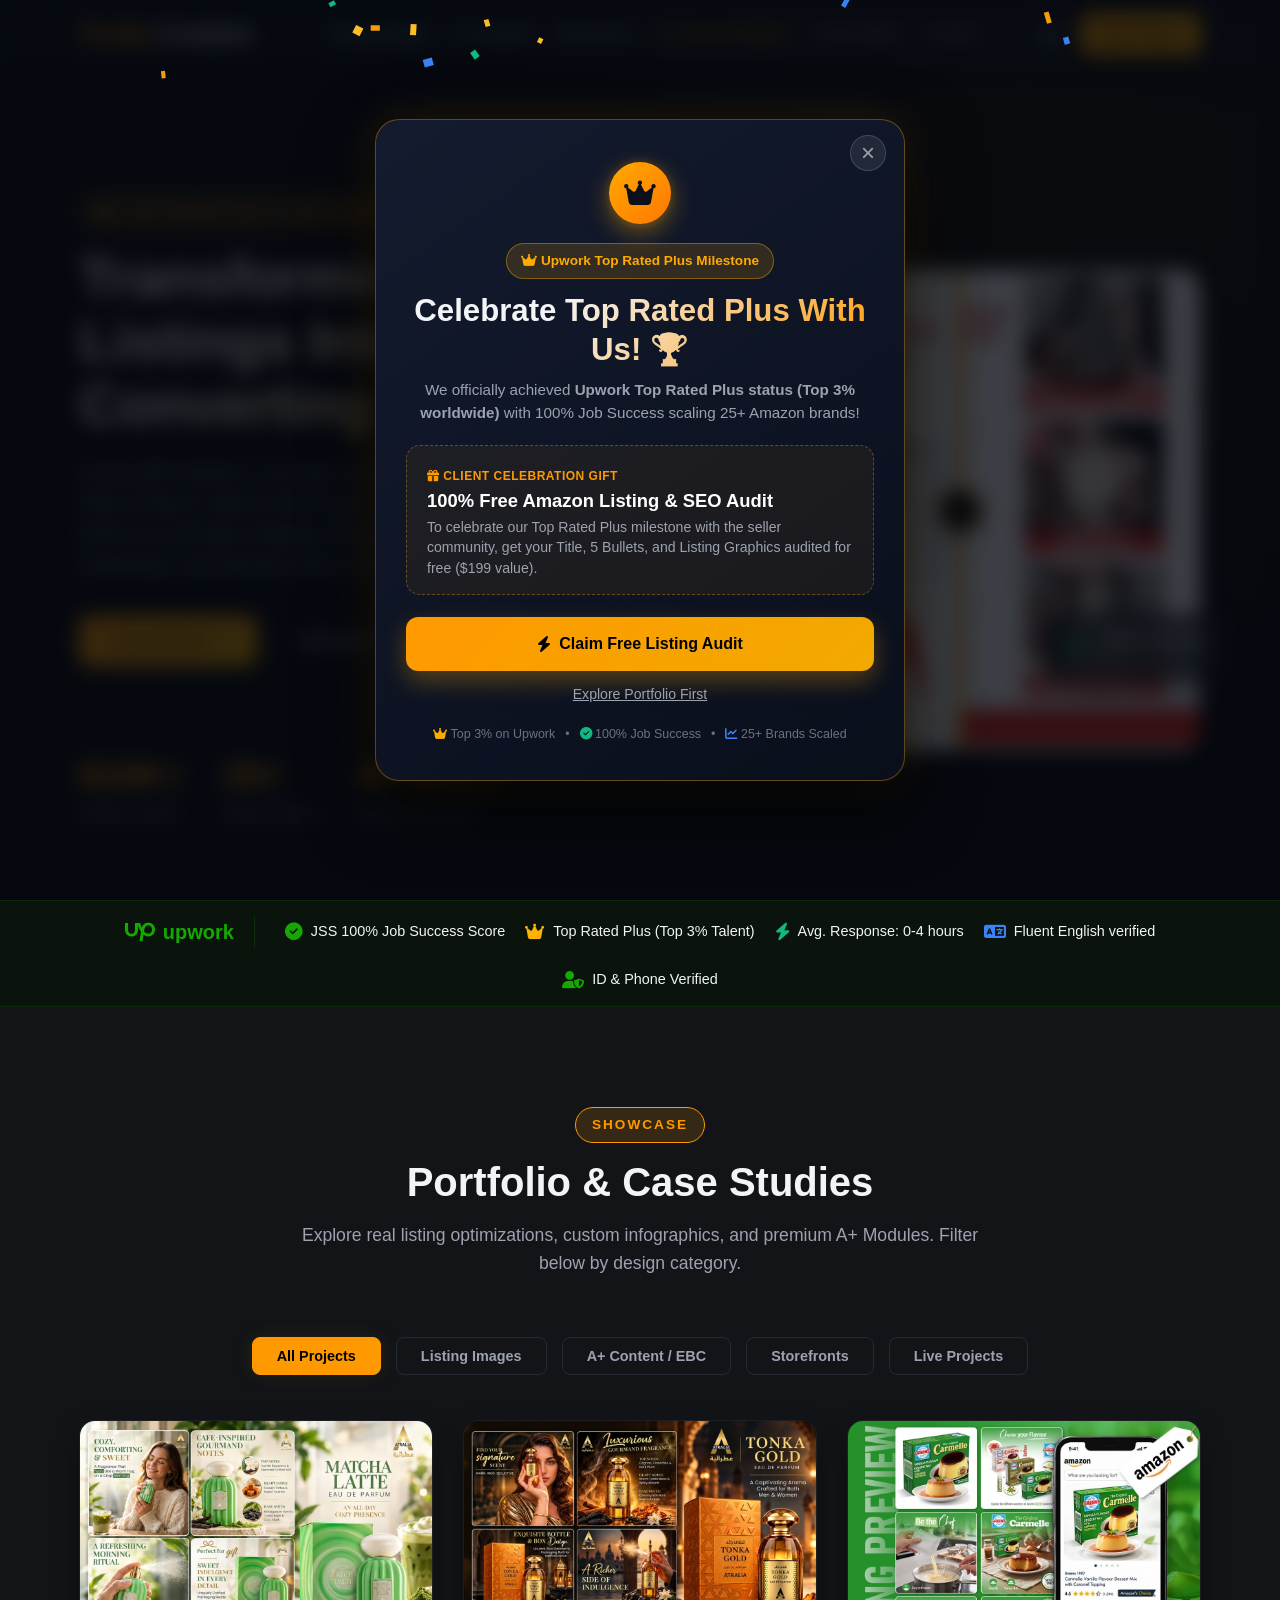
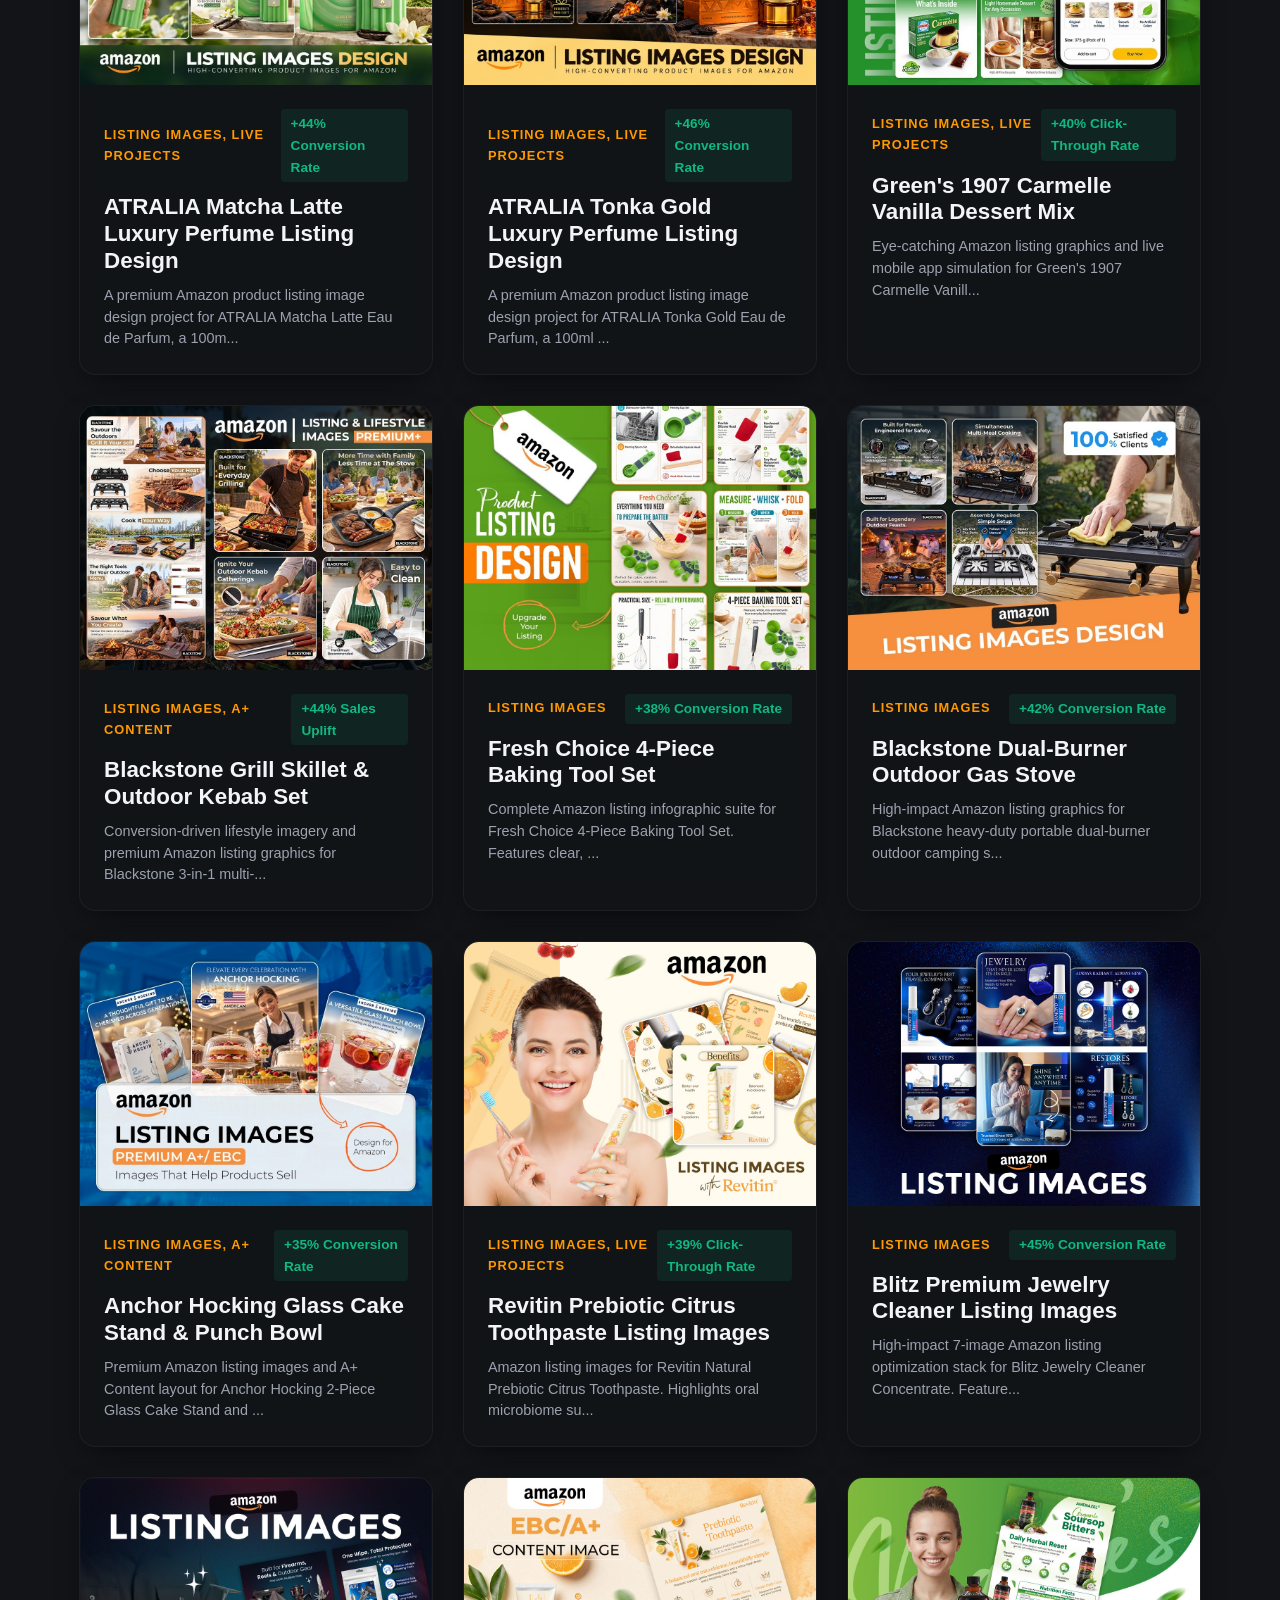
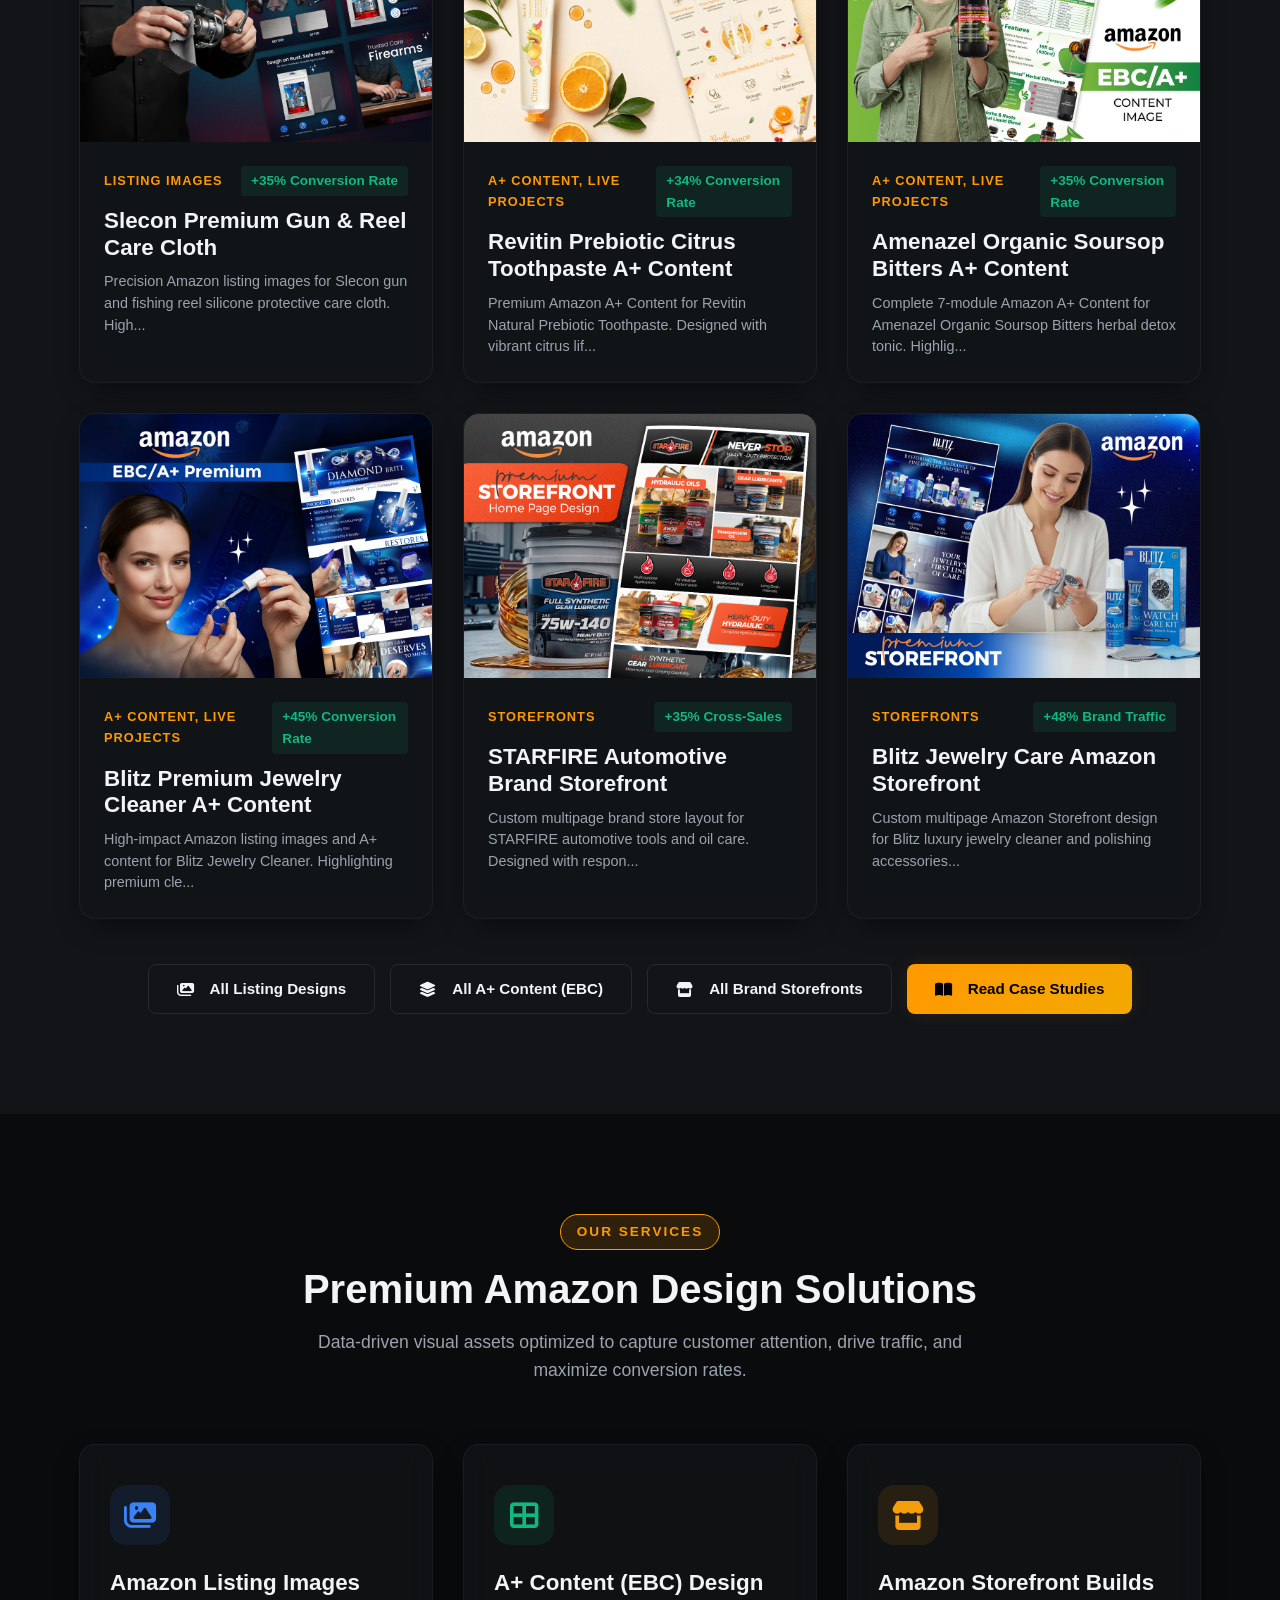
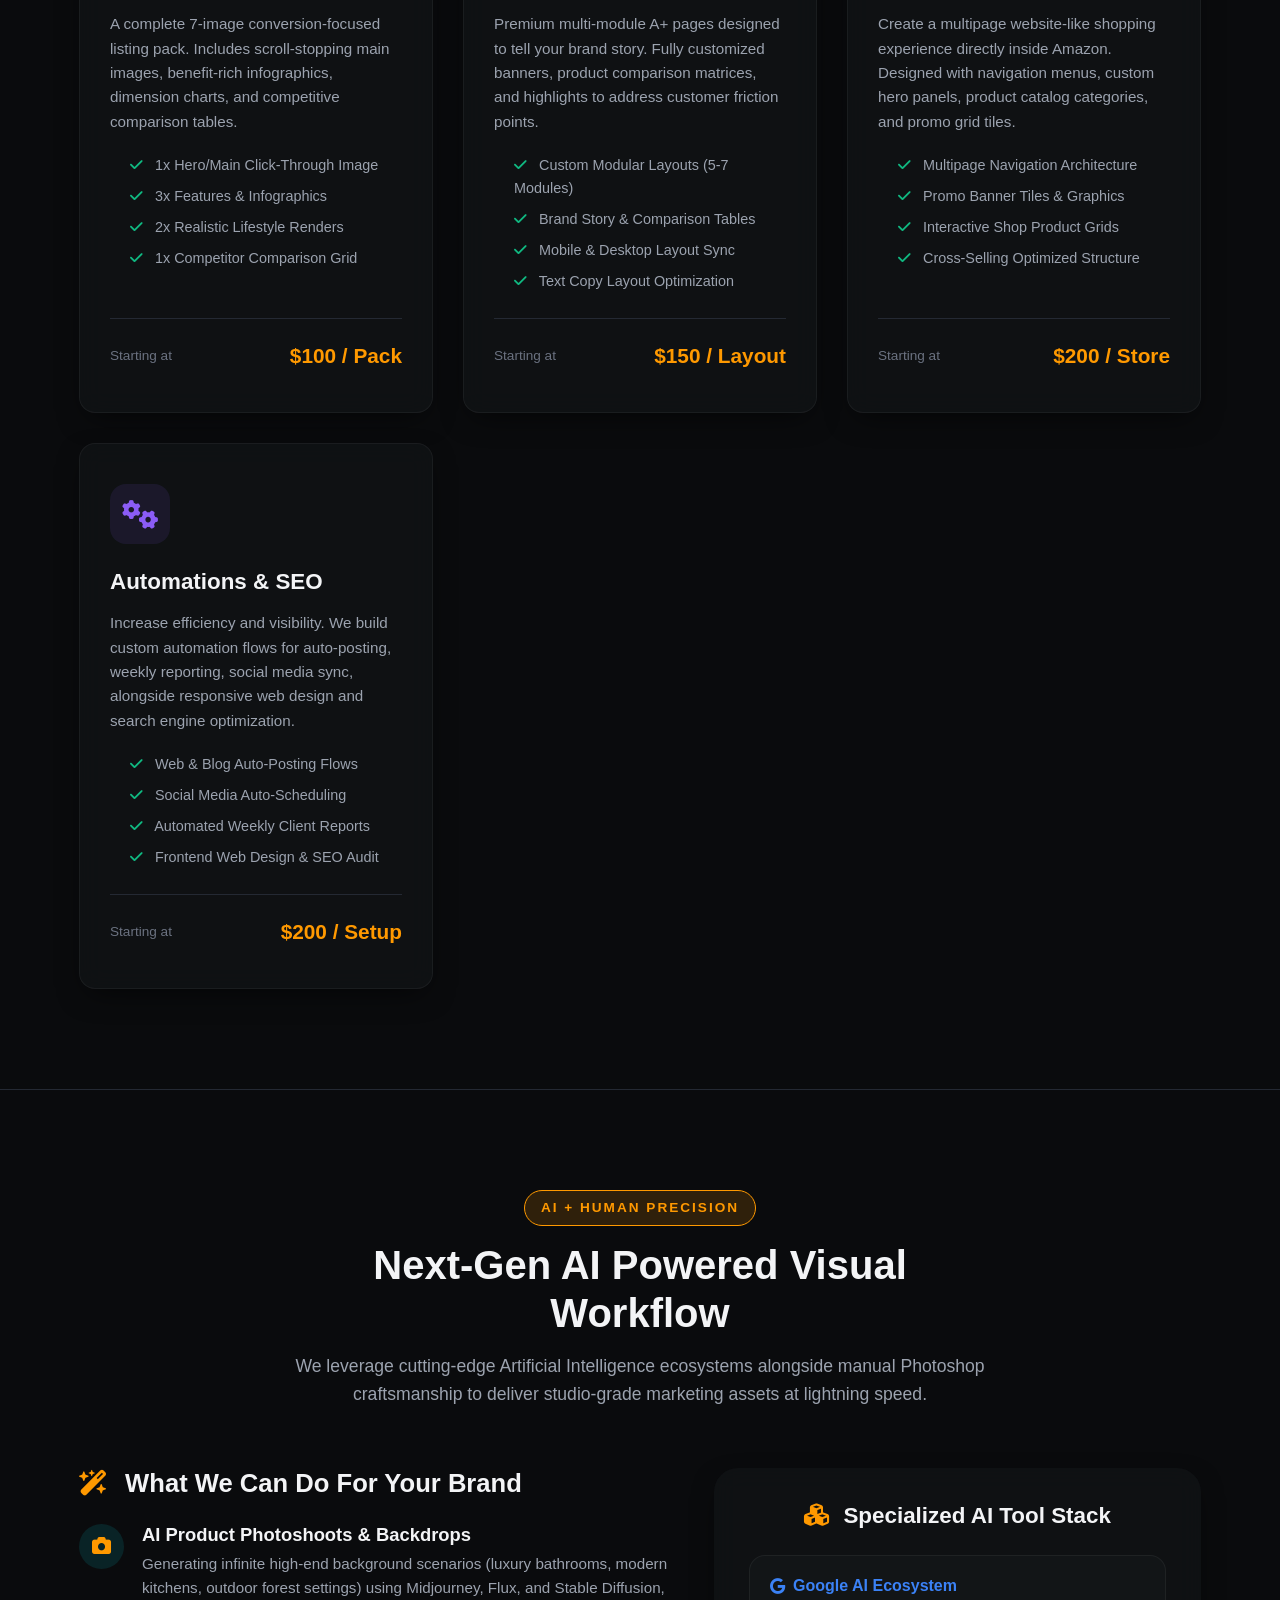
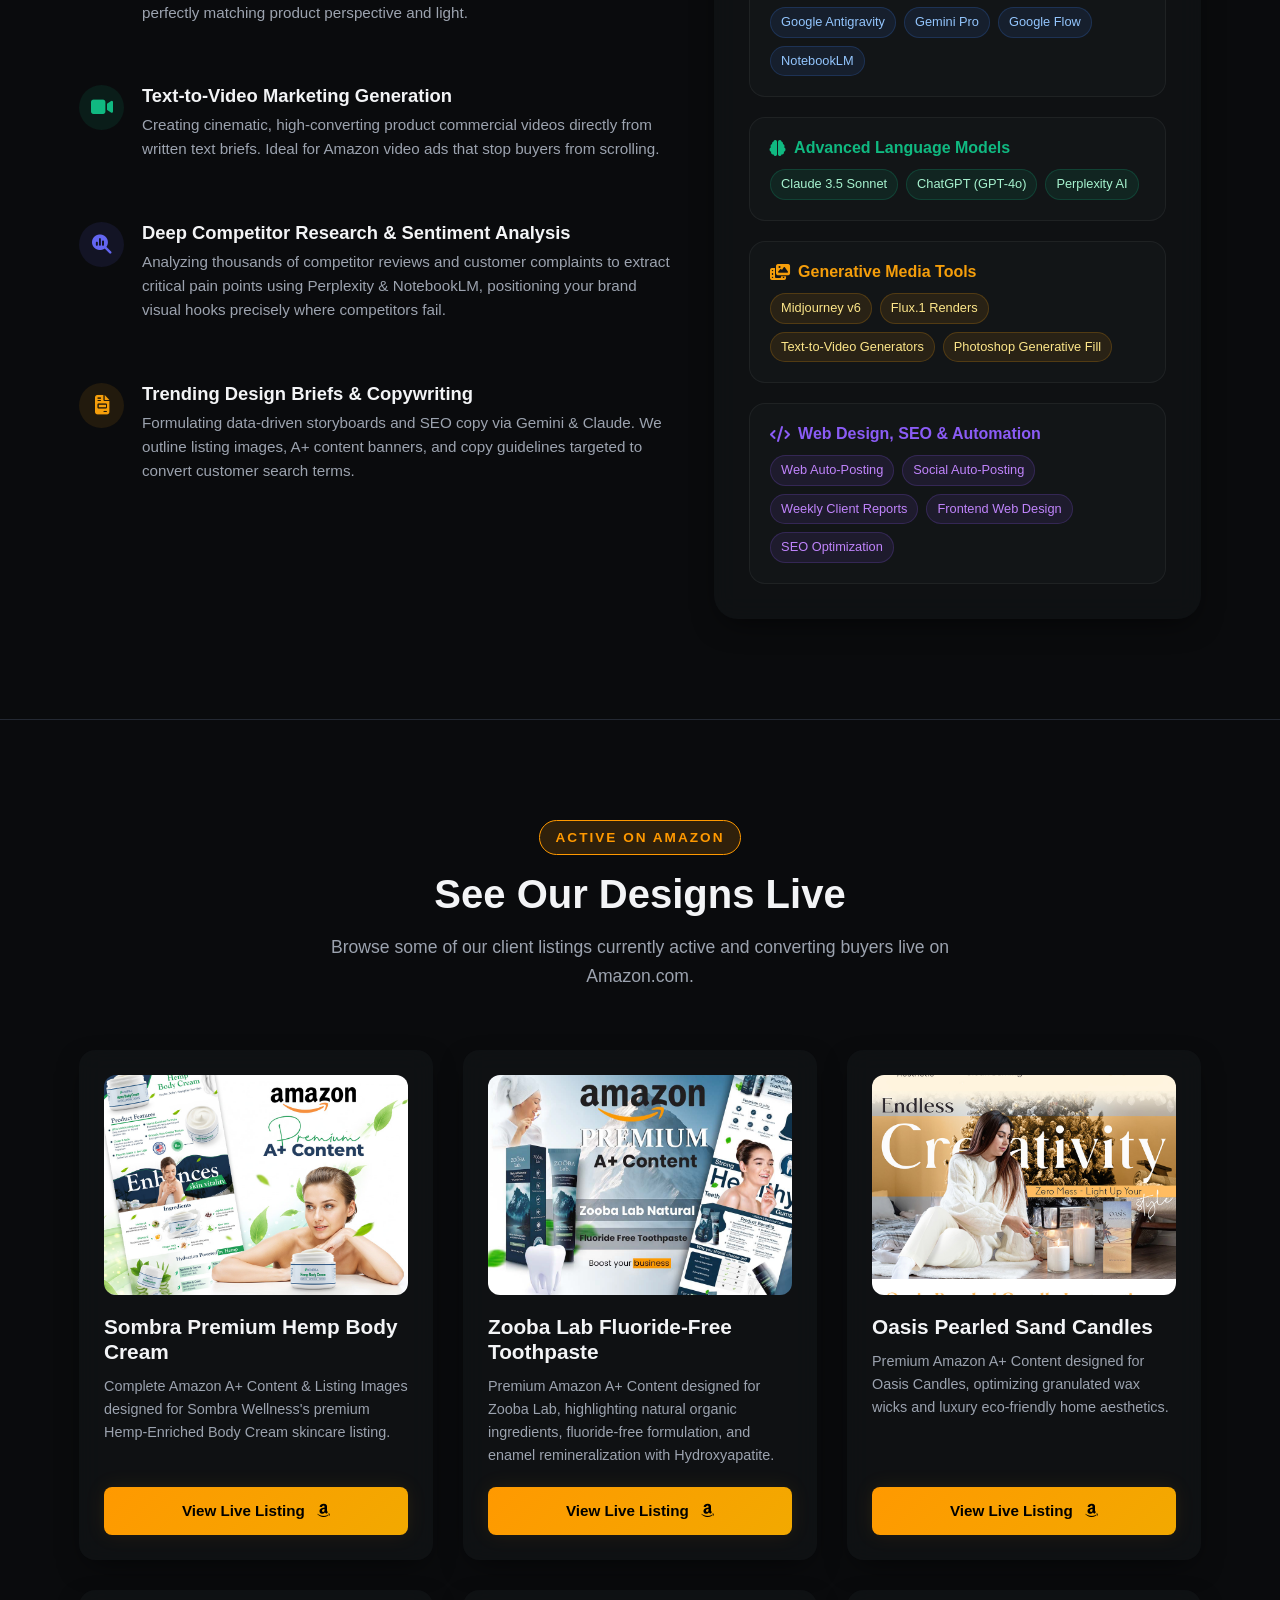
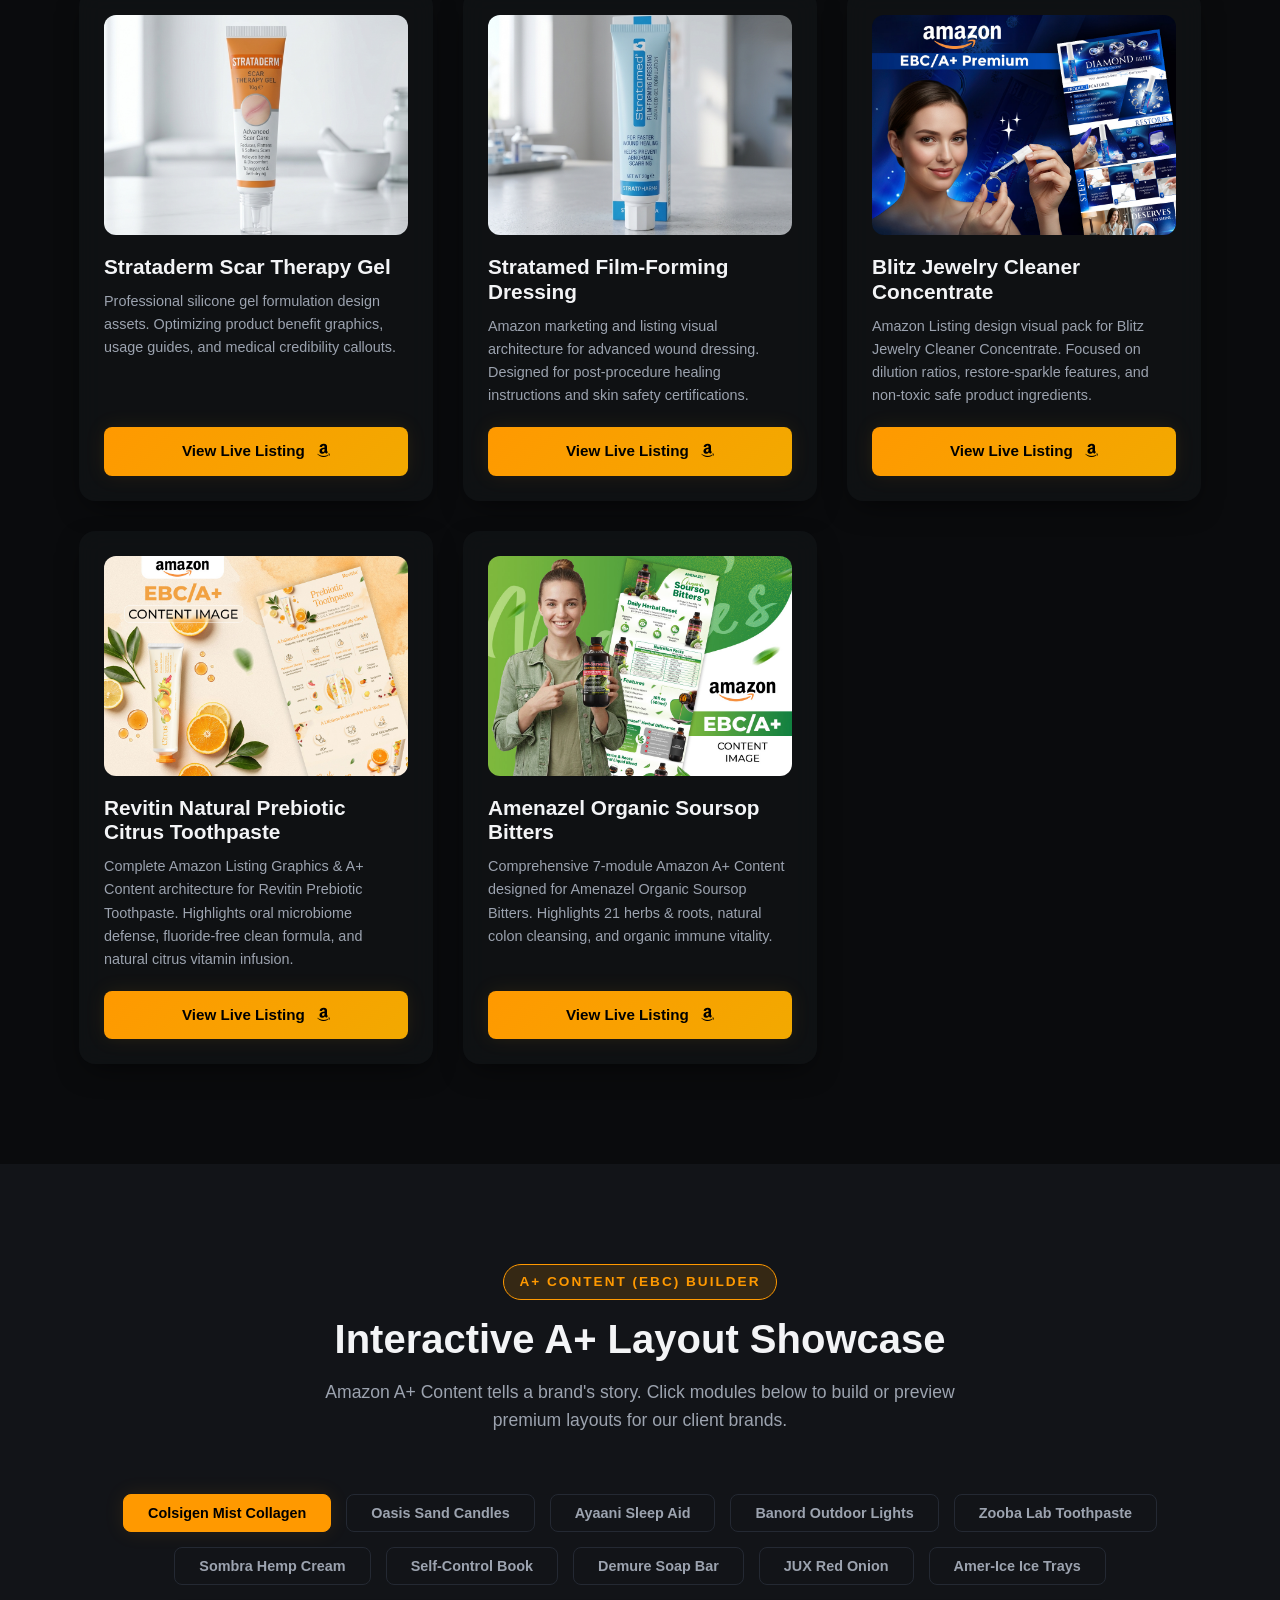
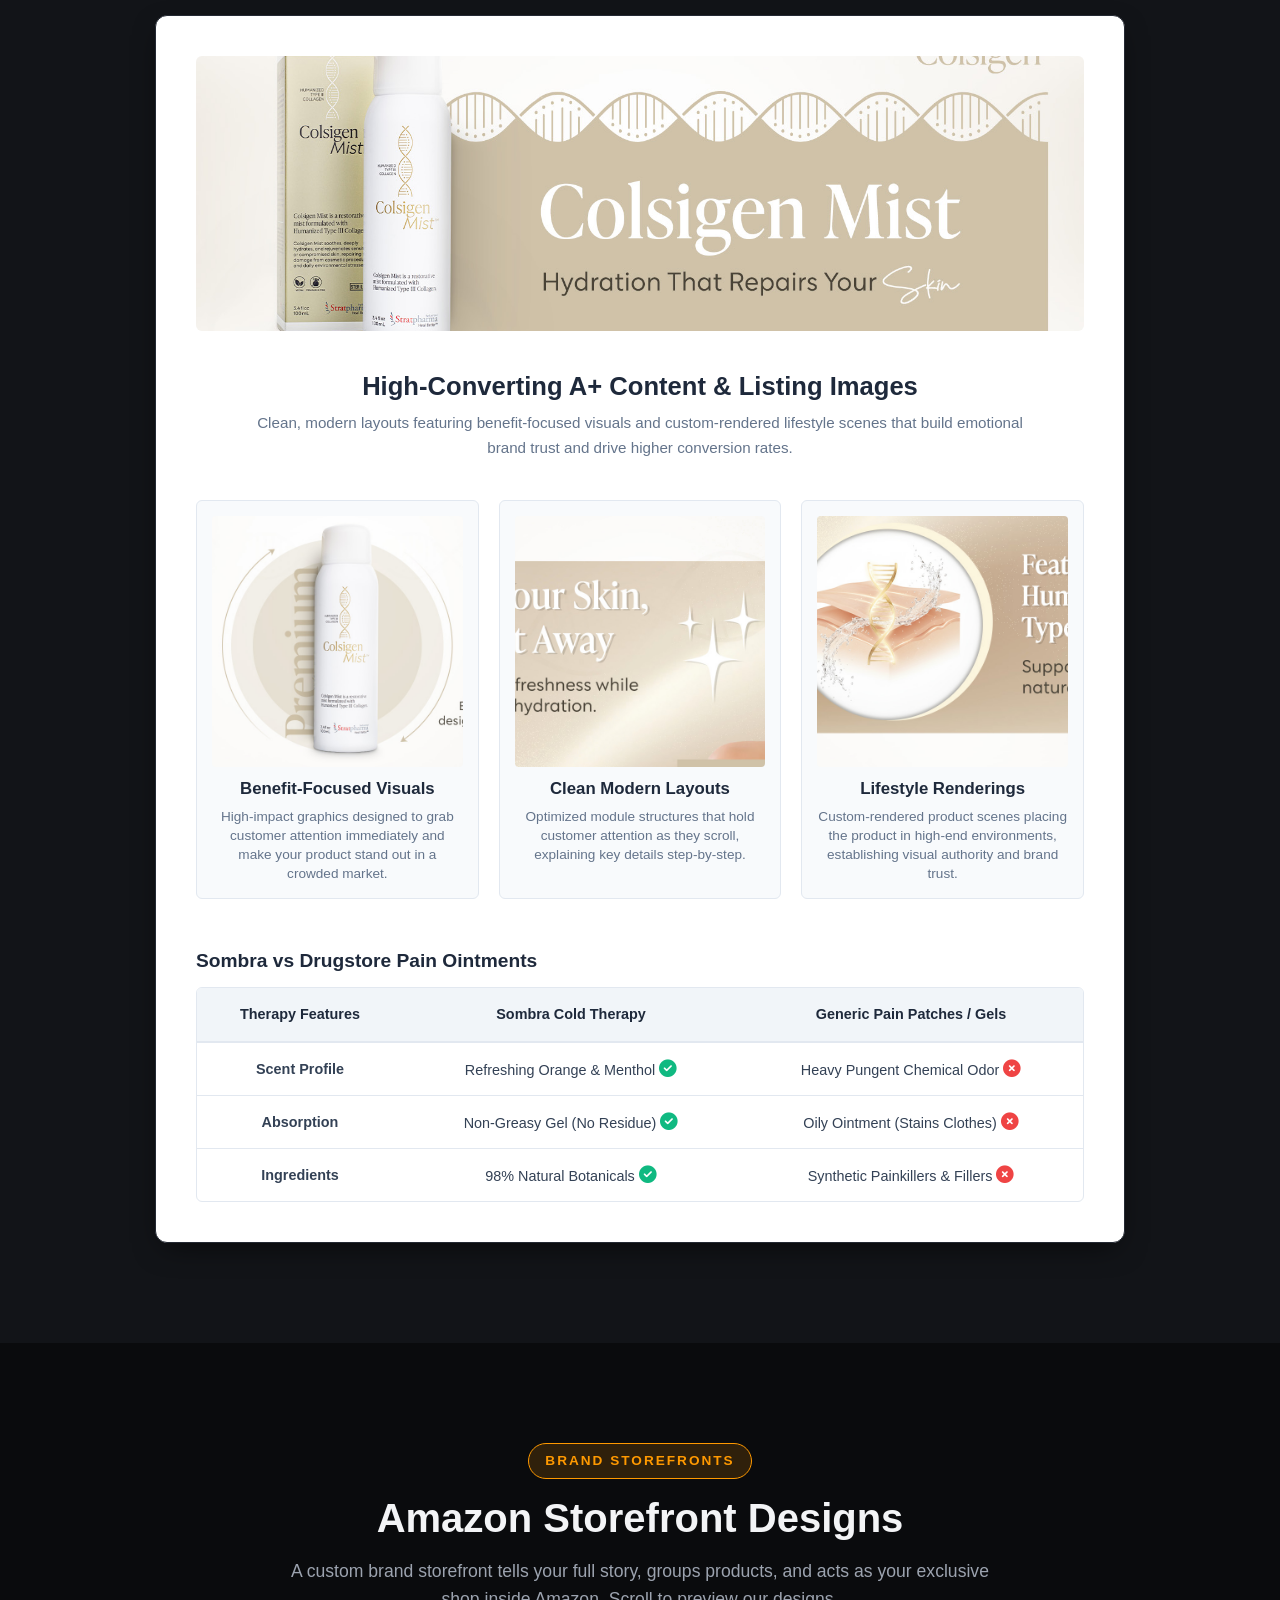
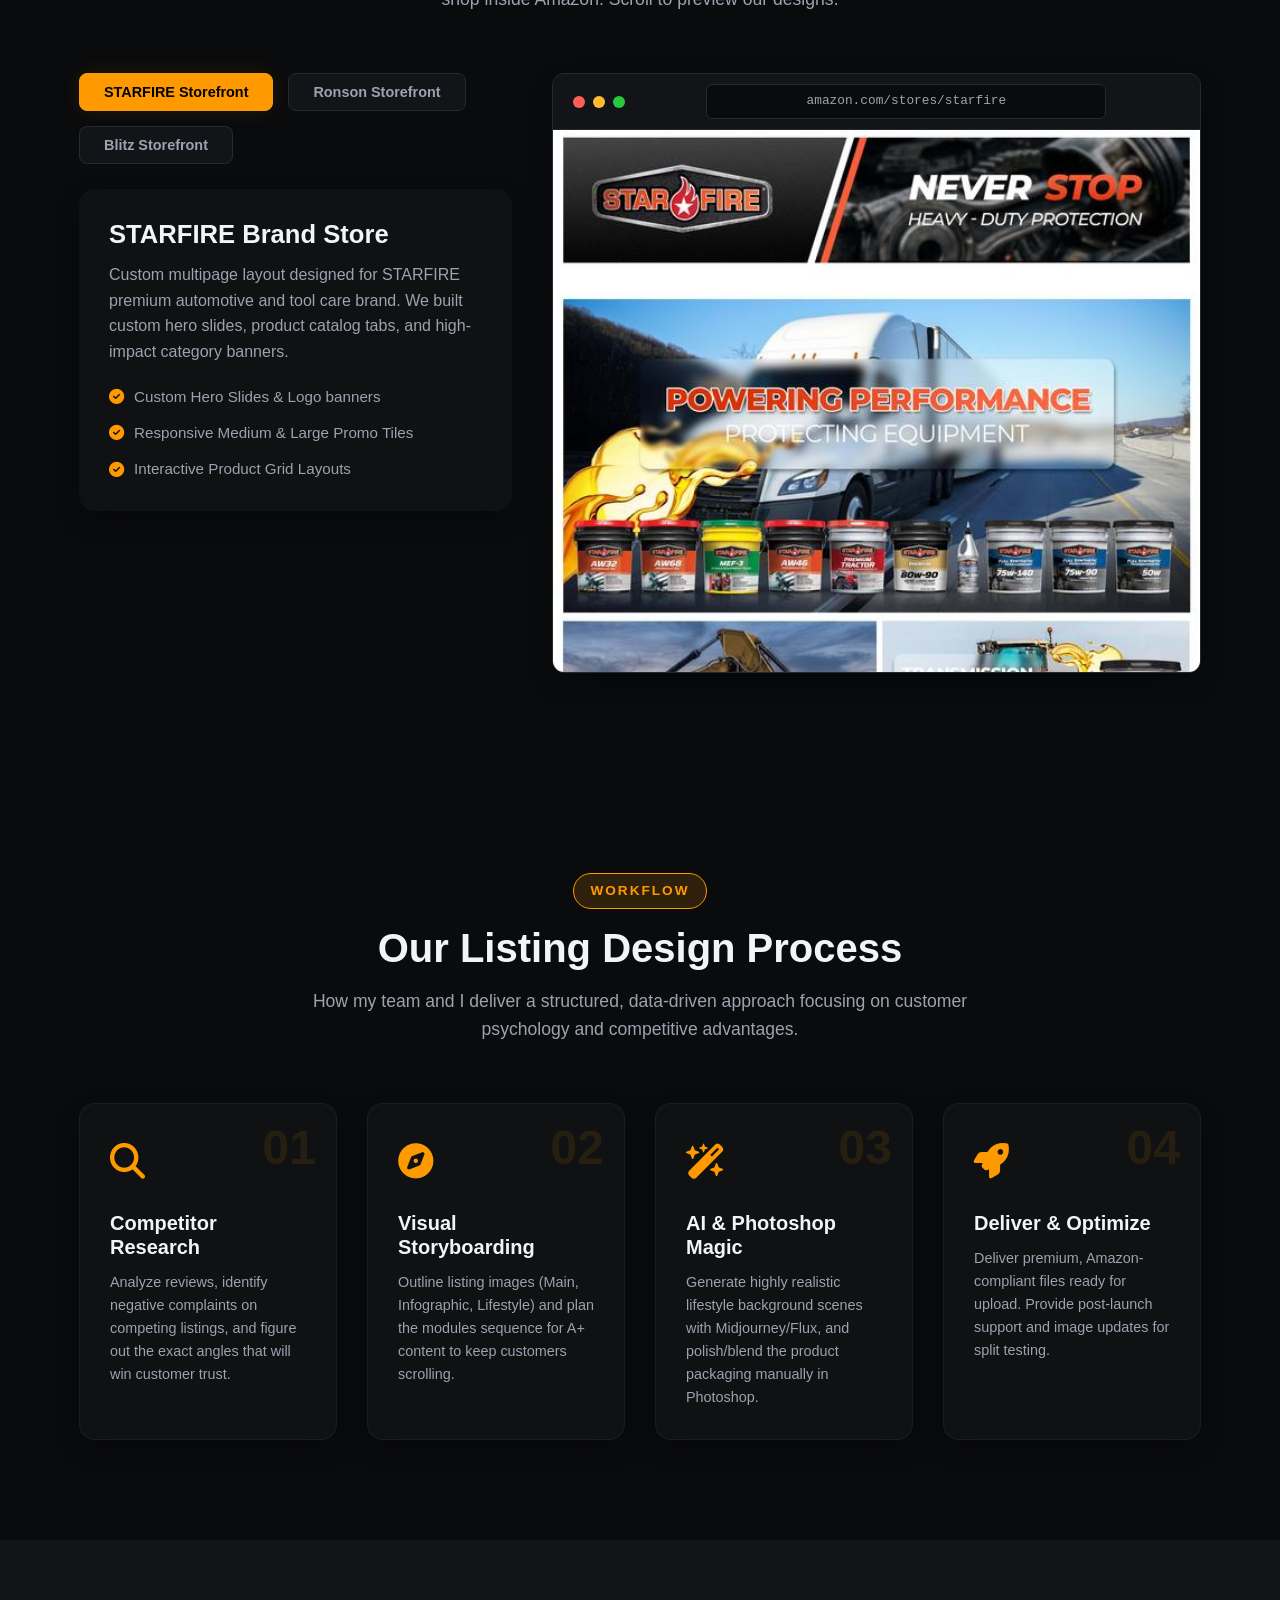
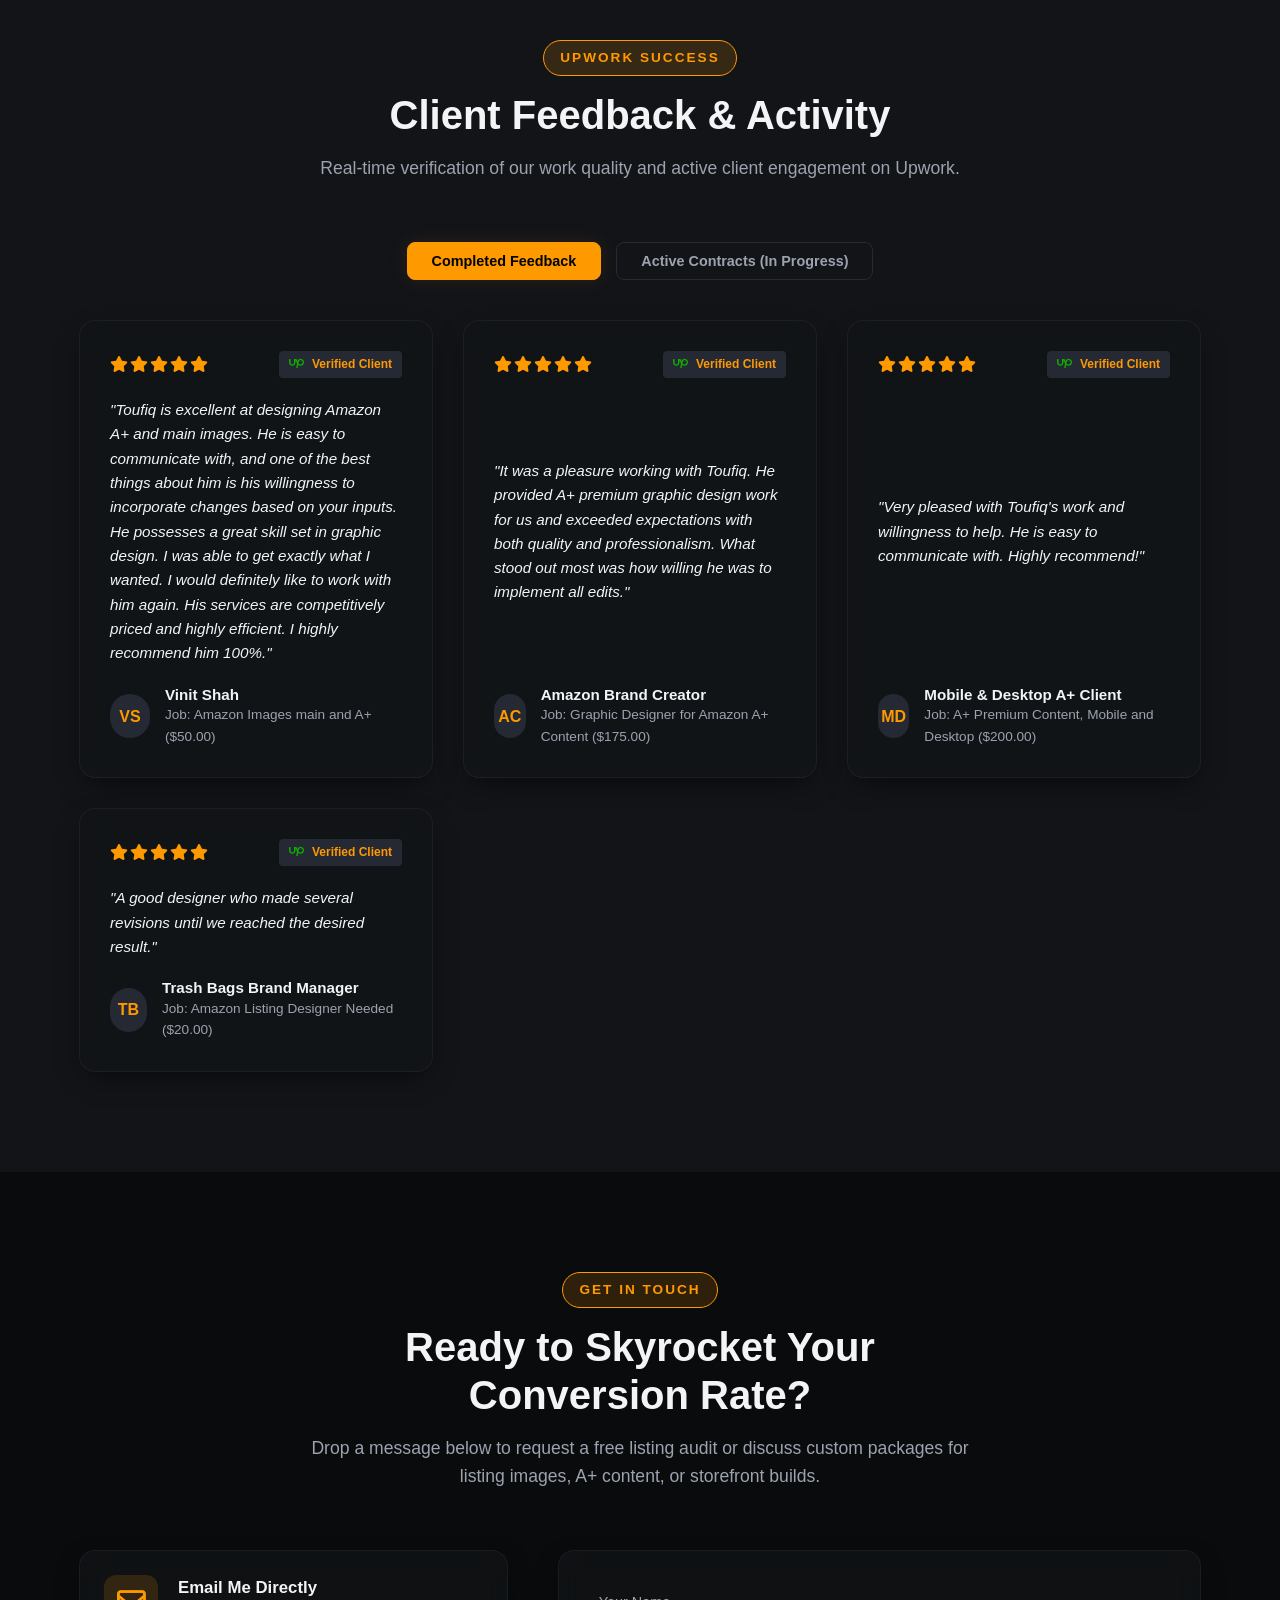
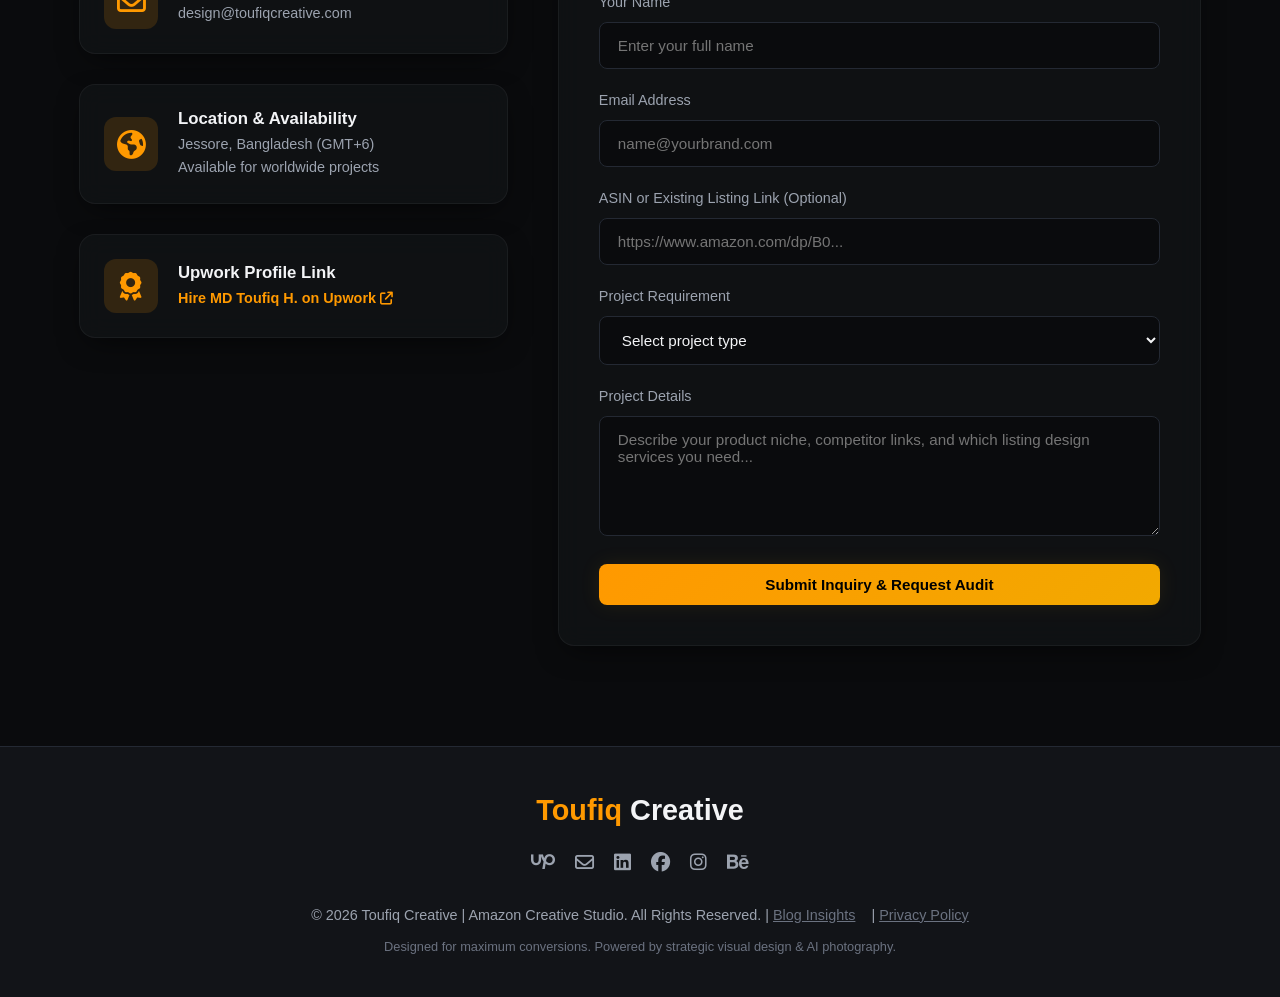
<file: index.html>
<!DOCTYPE html>
<html lang="en">
<head>
    <meta charset="UTF-8">
    <meta name="viewport" content="width=device-width, initial-scale=1.0">
    <title>Toufiq Creative | Amazon Storefront, A+ Content & Listing Designer</title>
        <!-- Standard & Mobile Favicons -->
    <link rel="icon" type="image/x-icon" href="/favicon.ico">
    <link rel="icon" type="image/png" sizes="32x32" href="images/favicon-32x32.png">
    <link rel="icon" type="image/png" sizes="16x16" href="images/favicon-16x16.png">
    <link rel="apple-touch-icon" sizes="180x180" href="images/apple-touch-icon.png">
    <meta name="description" content="Elevate your brand on Amazon with professional Storefront Design, high-converting product listing graphics, and custom A+ Content (EBC) by Toufiq Creative. Boost your FBA sales.">
    <meta name="p:domain_verify" content="819d82560c48dd8fe4c7cfbe043330f1"/>
    <!-- FontAwesome for Icons -->
    <link rel="stylesheet" href="https://cdnjs.cloudflare.com/ajax/libs/font-awesome/6.6.0/css/all.min.css">
    <!-- Main Stylesheet -->
    <link rel="stylesheet" href="style.css?v=4.6">
    <!-- Canonical & SEO Meta Tags -->
    <link rel="canonical" href="https://toufiqcreative.com/">
    <meta name="keywords" content="Amazon Storefront Design, Amazon Listing Images, Amazon A+ Content, Amazon EBC Design, Amazon Product Photography, Amazon Creative Agency, Toufiq Creative, Amazon FBA Conversion Optimization">
    
    <!-- OpenGraph Social Meta Tags -->
    <meta property="og:type" content="website">
    <meta property="og:site_name" content="Toufiq Creative">
    <meta property="og:title" content="Toufiq Creative | Amazon Storefront, A+ Content & Listing Designer">
    <meta property="og:description" content="Elevate your brand on Amazon with professional Storefront Design, high-converting product listing graphics, and custom A+ Content (EBC) by Toufiq Creative. Boost your FBA sales.">
    <meta property="og:image" content="https://toufiqcreative.com/images/og_banner.jpg">
    <meta property="og:url" content="https://toufiqcreative.com/">
    
    <!-- Twitter Card Meta Tags -->
    <meta name="twitter:card" content="summary_large_image">
    <meta name="twitter:title" content="Toufiq Creative | Amazon Storefront, A+ Content & Listing Designer">
    <meta name="twitter:description" content="Elevate your brand on Amazon with professional Storefront Design, high-converting product listing graphics, and custom A+ Content (EBC).">
    <meta name="twitter:image" content="https://toufiqcreative.com/images/og_banner.jpg">

    <!-- Schema.org JSON-LD Structured Data for Google Rich Snippets -->
    <script type="application/ld+json">
    {
      "@context": "https://schema.org",
      "@graph": [
        {
          "@type": "WebSite",
          "@id": "https://toufiqcreative.com/#website",
          "url": "https://toufiqcreative.com/",
          "name": "Toufiq Creative",
          "description": "Professional Amazon Storefront Design, A+ Content (EBC) & Product Listing Image Optimization Agency",
          "publisher": {
            "@id": "https://toufiqcreative.com/#organization"
          }
        },
        {
          "@type": "ProfessionalService",
          "@id": "https://toufiqcreative.com/#organization",
          "name": "Toufiq Creative",
          "url": "https://toufiqcreative.com/",
          "logo": "https://toufiqcreative.com/images/favicon.jpg",
          "image": "https://toufiqcreative.com/images/hero_after.jpg",
          "description": "Expert Amazon creative studio specializing in high-converting Amazon Storefronts, 7-module A+ Content (EBC), and 3D product listing graphics.",
          "founder": {
            "@type": "Person",
            "name": "Toufiq Hasan",
            "jobTitle": "Lead Amazon Creative Strategist & Brand Designer (Upwork Top Rated Plus)",
            "sameAs": [
              "https://www.upwork.com/freelancers/~01d9c6461924d60d8d",
              "https://www.linkedin.com/in/toufiq-hasan-691156258/",
              "https://www.behance.net/toufiqhasan82"
            ]
          },
          "areaServed": "Worldwide",
          "serviceType": [
            "Amazon Storefront Design",
            "Amazon A+ Content Design",
            "Amazon Product Listing Images",
            "Amazon Brand Story Design",
            "Conversion Rate Optimization"
          ],
          "aggregateRating": {
            "@type": "AggregateRating",
            "ratingValue": "5.0",
            "reviewCount": "48",
            "bestRating": "5"
          },
          "sameAs": [
            "https://www.linkedin.com/in/toufiq-hasan-691156258/",
            "https://www.upwork.com/freelancers/~01d9c6461924d60d8d",
            "https://www.behance.net/toufiqhasan82",
            "https://www.facebook.com/toufiq.hasan.395",
            "https://www.instagram.com/toufiq_kd/"
          ]
        }
      ]
    }
    </script>
</head>
<body>

        <!-- Navigation Header -->
    <header class="navbar" id="main-nav">
        <div class="container" style="display: flex; justify-content: space-between; align-items: center;">
            <a href="/" class="logo" id="nav-logo">
                <span>Toufiq</span> Creative
            </a>
            <nav class="nav-links" id="nav-menu">
                <a href="amazon-listing-design.html" class="nav-link" style="color: var(--text-secondary); text-decoration: none; font-weight: 600; font-size: 0.92rem;  transition: color 0.2s;">Listing Images</a>
                <a href="amazon-aplus-content-design.html" class="nav-link" style="color: var(--text-secondary); text-decoration: none; font-weight: 600; font-size: 0.92rem;  transition: color 0.2s;">A+ Content</a>
                <a href="amazon-storefront-design.html" class="nav-link" style="color: var(--text-secondary); text-decoration: none; font-weight: 600; font-size: 0.92rem;  transition: color 0.2s;">Storefronts</a>
                <a href="#live-listings" class="nav-link" style="color: var(--accent); text-decoration: none; font-weight: 700; font-size: 0.92rem;  transition: color 0.2s;"><i class="fa-brands fa-amazon" style="margin-right: 4px;"></i> Live on Amazon</a>
                <a href="blog.html" class="nav-link" style="color: var(--text-secondary); text-decoration: none; font-weight: 600; font-size: 0.92rem;  transition: color 0.2s;">Case Studies</a>
                <a href="#contact" class="nav-link" style="color: var(--text-secondary); text-decoration: none; font-weight: 600; font-size: 0.92rem;  transition: color 0.2s;">Contact</a>
                
                <a href="#contact" class="btn btn-primary nav-mobile-cta" style="padding: 12px 20px; font-size: 0.95rem; width: 100%;">Start Project</a>
            </nav>
            <div class="nav-actions" style="display: flex; gap: 10px; align-items: center;">
                <button class="theme-toggle-btn" id="theme-toggle" aria-label="Toggle Theme">
                    <i class="fa-solid fa-moon" id="theme-icon"></i>
                </button>
                <a href="#contact" class="btn btn-primary nav-desktop-cta" style="padding: 9px 18px; font-size: 0.88rem; white-space: nowrap;">Start Project</a>
                <div class="menu-toggle" id="mobile-menu-toggle">
                    <i class="fa-solid fa-bars"></i>
                </div>
            </div>
        </div>
    </header>

    <!-- Hero Section -->
    <section class="hero" id="about">
        <div class="container">
            <div class="hero-grid">
                <div class="hero-content">
                    <span class="section-header" style="text-align: left; margin-bottom: 10px;">
                        <span class="tag"><i class="fa-solid fa-crown" style="color: #ffaa00; margin-right: 6px;"></i> Top Rated Plus • Top 3% on Upwork</span>
                    </span>
                    <h1 class="text-gradient">Transforming Amazon Listings Into High-Converting Brands</h1>
                    <p>Led by MD Toufiq H., our team of elite conversion designers helps Amazon sellers boost sales, improve CTR, and build brand trust through strategic listing designs, high-end lifestyle renderings, and premium photo retouching.</p>
                    <div class="hero-btns">
                        <a href="#portfolio" class="btn btn-primary">View Portfolio <i class="fa-solid fa-arrow-right"></i></a>
                        <a href="#contact" class="btn btn-secondary">Get Free Listing Audit</a>
                    </div>
                    <div class="hero-stats">
                        <div class="stat-item">
                            <span class="stat-number">$10K+</span>
                            <span class="stat-label">Verified Upwork</span>
                        </div>
                        <div class="stat-item">
                            <span class="stat-number">25+</span>
                            <span class="stat-label">Brands Scaled</span>
                        </div>
                        <div class="stat-item">
                            <span class="stat-number">4+ Years</span>
                            <span class="stat-label">Design Experience</span>
                        </div>
                    </div>
                </div>
                
                <div class="hero-visual">
                    <!-- Before/After Slider Mockup inside Hero -->
                    <div class="slider-showcase" id="hero-slider">
                        <div class="slider-before">
                            <img src="images/zippo_before.jpg?v=4.6" alt="Amazon Listing Infographics Before Design - Toufiq Creative" id="hero-img-before">
                            <div class="slider-label label-before">Basic Listing (Before)</div>
                        </div>
                        <div class="slider-after" id="hero-slider-after">
                            <img src="images/zippo_after.jpg?v=4.6" alt="Premium Amazon Listing Design After - Toufiq Creative Conversion Optimization" id="hero-img-after">
                            <div class="slider-label label-after font-weight-bold">Optimized Listing (After)</div>
                        </div>
                        <div class="slider-handle" id="hero-slider-handle">
                            <div class="slider-button"><i class="fa-solid fa-arrows-left-right"></i></div>
                        </div>
                    </div>

                    <!-- Floating Badges -->
                    <div class="floating-badge badge-top-rated glass-card">
                        <div class="badge-icon"><i class="fa-solid fa-crown" style="color: #ffaa00;"></i></div>
                        <div class="badge-info">
                            <h4>Top Rated Plus</h4>
                            <p>Top 3% on Upwork</p>
                        </div>
                    </div>
                    <div class="floating-badge badge-conversion glass-card">
                        <div class="badge-icon"><i class="fa-solid fa-chart-line" style="color: #10b981;"></i></div>
                        <div class="badge-info">
                            <h4>+42% Average</h4>
                            <p>Conversion Boost</p>
                        </div>
                    </div>
                </div>
            </div>
        </div>
    </section>

    <!-- Upwork Verified Credentials Trust Bar -->
    <div class="trust-bar" style="background: rgba(20, 168, 0, 0.05); border-top: 1px solid rgba(20, 168, 0, 0.15); border-bottom: 1px solid rgba(20, 168, 0, 0.15); padding: 15px 0;">
        <div class="container" style="display: flex; justify-content: center; align-items: center; flex-wrap: wrap; gap: 20px;">
            <a href="https://www.upwork.com/freelancers/~01d9c6461924d60d8d" target="_blank" class="trust-bar-logo" style="display: flex; align-items: center; gap: 8px; text-decoration: none; color: #14a800; font-weight: 700; font-size: 1.25rem; border-right: 1px solid rgba(20, 168, 0, 0.2); padding-right: 20px; margin-right: 10px; transition: opacity 0.2s ease;">
                <i class="fa-brands fa-upwork" style="font-size: 1.5rem;"></i>
                <span>upwork</span>
            </a>
            <div style="display: flex; align-items: center; gap: 8px; color: var(--text-primary); font-size: 0.9rem; font-weight: 500;">
                <i class="fa-solid fa-circle-check" style="color: #14a800; font-size: 1.1rem;"></i>
                <span>JSS 100% Job Success Score</span>
            </div>
            <div style="display: flex; align-items: center; gap: 8px; color: var(--text-primary); font-size: 0.9rem; font-weight: 500;">
                <i class="fa-solid fa-crown" style="color: #ffb300; font-size: 1.1rem;"></i>
                <span>Top Rated Plus (Top 3% Talent)</span>
            </div>
            <div style="display: flex; align-items: center; gap: 8px; color: var(--text-primary); font-size: 0.9rem; font-weight: 500;">
                <i class="fa-solid fa-bolt" style="color: #10b981; font-size: 1.1rem;"></i>
                <span>Avg. Response: 0-4 hours</span>
            </div>
            <div style="display: flex; align-items: center; gap: 8px; color: var(--text-primary); font-size: 0.9rem; font-weight: 500;">
                <i class="fa-solid fa-language" style="color: #3b82f6; font-size: 1.1rem;"></i>
                <span>Fluent English verified</span>
            </div>
            <div style="display: flex; align-items: center; gap: 8px; color: var(--text-primary); font-size: 0.9rem; font-weight: 500;">
                <i class="fa-solid fa-user-shield" style="color: #14a800; font-size: 1.1rem;"></i>
                <span>ID & Phone Verified</span>
            </div>
        </div>
    </div>


    <!-- Portfolio Gallery Section -->
    <section class="section-padding" id="portfolio" style="background-color: var(--bg-secondary);">
        <div class="container">
            <div class="section-header">
                <span class="tag">Showcase</span>
                <h2>Portfolio & Case Studies</h2>
                <p>Explore real listing optimizations, custom infographics, and premium A+ Modules. Filter below by design category.</p>
            </div>
            
            <div class="portfolio-filters" id="gallery-filters">
                <button class="filter-btn active" data-filter="all">All Projects</button>
                <button class="filter-btn" data-filter="Listing Images">Listing Images</button>
                <button class="filter-btn" data-filter="A+ Content">A+ Content / EBC</button>
                <button class="filter-btn" data-filter="Storefronts">Storefronts</button>
                <button class="filter-btn" data-filter="Live Projects">Live Projects</button>
            </div>

            <div class="portfolio-grid" id="gallery-grid">
                <!-- Dynamically loaded from projects.csv via app.js -->
                <div class="glass-card portfolio-item placeholder-card">
                    <div style="padding: 100px; text-align: center; color: var(--text-secondary);">
                        <i class="fa-solid fa-circle-notch fa-spin" style="font-size: 2rem; margin-bottom: 10px;"></i>
                        <p>Loading projects...</p>
                    </div>
                </div>
            </div>
        
            <!-- Explore Dedicated Service Pages -->
            <div style="display: flex; gap: 15px; justify-content: center; flex-wrap: wrap; margin-top: 45px;">
                <a href="amazon-listing-design.html" class="btn btn-secondary"><i class="fa-solid fa-images" style="margin-right: 8px;"></i> All Listing Designs</a>
                <a href="amazon-aplus-content-design.html" class="btn btn-secondary"><i class="fa-solid fa-layer-group" style="margin-right: 8px;"></i> All A+ Content (EBC)</a>
                <a href="amazon-storefront-design.html" class="btn btn-secondary"><i class="fa-solid fa-store" style="margin-right: 8px;"></i> All Brand Storefronts</a>
                <a href="blog.html" class="btn btn-primary"><i class="fa-solid fa-book-open" style="margin-right: 8px;"></i> Read Case Studies</a>
            </div>
        </div>
    </section>


    <!-- Services Section -->
    <section class="section-padding" id="services">
        <div class="container">
            <div class="section-header">
                <span class="tag">Our Services</span>
                <h2>Premium Amazon Design Solutions</h2>
                <p>Data-driven visual assets optimized to capture customer attention, drive traffic, and maximize conversion rates.</p>
            </div>

            <div class="services-grid" style="display: grid; grid-template-columns: repeat(auto-fit, minmax(280px, 1fr)); gap: 30px; margin-top: 40px;">
                <!-- Service 1: Listing Images -->
                <div class="glass-card service-card" style="padding: 40px 30px; transition: transform 0.3s ease, border-color 0.3s ease; position: relative; overflow: hidden; display: flex; flex-direction: column; justify-content: space-between; height: 100%;">
                    <div>
                        <div class="service-icon" style="width: 60px; height: 60px; background: rgba(59, 130, 246, 0.1); color: #3b82f6; border-radius: 16px; display: flex; align-items: center; justify-content: center; font-size: 1.8rem; margin-bottom: 25px;">
                            <i class="fa-solid fa-images"></i>
                        </div>
                        <h3 style="font-size: 1.4rem; margin-bottom: 15px; color: var(--text-primary);">Amazon Listing Images</h3>
                        <p style="color: var(--text-secondary); font-size: 0.95rem; line-height: 1.6; margin-bottom: 20px;">
                            A complete 7-image conversion-focused listing pack. Includes scroll-stopping main images, benefit-rich infographics, dimension charts, and competitive comparison tables.
                        </p>
                        <ul style="color: var(--text-secondary); font-size: 0.9rem; margin-bottom: 25px; padding-left: 20px; display: flex; flex-direction: column; gap: 8px;">
                            <li><i class="fa-solid fa-check" style="color: #10b981; margin-right: 8px;"></i> 1x Hero/Main Click-Through Image</li>
                            <li><i class="fa-solid fa-check" style="color: #10b981; margin-right: 8px;"></i> 3x Features & Infographics</li>
                            <li><i class="fa-solid fa-check" style="color: #10b981; margin-right: 8px;"></i> 2x Realistic Lifestyle Renders</li>
                            <li><i class="fa-solid fa-check" style="color: #10b981; margin-right: 8px;"></i> 1x Competitor Comparison Grid</li>
                        </ul>
                    </div>
                    <div style="border-top: 1px solid var(--border-color); padding-top: 20px; display: flex; justify-content: space-between; align-items: center;">
                        <span style="font-size: 0.85rem; color: var(--text-muted);">Starting at</span>
                        <span style="font-size: 1.3rem; font-weight: 700; color: var(--accent);">$100 / Pack</span>
                    </div>
                </div>

                <!-- Service 2: A+ Content / EBC -->
                <div class="glass-card service-card" style="padding: 40px 30px; transition: transform 0.3s ease, border-color 0.3s ease; position: relative; overflow: hidden; display: flex; flex-direction: column; justify-content: space-between; height: 100%;">
                    <div>
                        <div class="service-icon" style="width: 60px; height: 60px; background: rgba(16, 185, 129, 0.1); color: #10b981; border-radius: 16px; display: flex; align-items: center; justify-content: center; font-size: 1.8rem; margin-bottom: 25px;">
                            <i class="fa-solid fa-table-cells-large"></i>
                        </div>
                        <h3 style="font-size: 1.4rem; margin-bottom: 15px; color: var(--text-primary);">A+ Content (EBC) Design</h3>
                        <p style="color: var(--text-secondary); font-size: 0.95rem; line-height: 1.6; margin-bottom: 20px;">
                            Premium multi-module A+ pages designed to tell your brand story. Fully customized banners, product comparison matrices, and highlights to address customer friction points.
                        </p>
                        <ul style="color: var(--text-secondary); font-size: 0.9rem; margin-bottom: 25px; padding-left: 20px; display: flex; flex-direction: column; gap: 8px;">
                            <li><i class="fa-solid fa-check" style="color: #10b981; margin-right: 8px;"></i> Custom Modular Layouts (5-7 Modules)</li>
                            <li><i class="fa-solid fa-check" style="color: #10b981; margin-right: 8px;"></i> Brand Story & Comparison Tables</li>
                            <li><i class="fa-solid fa-check" style="color: #10b981; margin-right: 8px;"></i> Mobile & Desktop Layout Sync</li>
                            <li><i class="fa-solid fa-check" style="color: #10b981; margin-right: 8px;"></i> Text Copy Layout Optimization</li>
                        </ul>
                    </div>
                    <div style="border-top: 1px solid var(--border-color); padding-top: 20px; display: flex; justify-content: space-between; align-items: center;">
                        <span style="font-size: 0.85rem; color: var(--text-muted);">Starting at</span>
                        <span style="font-size: 1.3rem; font-weight: 700; color: var(--accent);">$150 / Layout</span>
                    </div>
                </div>

                <!-- Service 3: Amazon Storefront -->
                <div class="glass-card service-card" style="padding: 40px 30px; transition: transform 0.3s ease, border-color 0.3s ease; position: relative; overflow: hidden; display: flex; flex-direction: column; justify-content: space-between; height: 100%;">
                    <div>
                        <div class="service-icon" style="width: 60px; height: 60px; background: rgba(245, 158, 11, 0.1); color: #f59e0b; border-radius: 16px; display: flex; align-items: center; justify-content: center; font-size: 1.8rem; margin-bottom: 25px;">
                            <i class="fa-solid fa-store"></i>
                        </div>
                        <h3 style="font-size: 1.4rem; margin-bottom: 15px; color: var(--text-primary);">Amazon Storefront Builds</h3>
                        <p style="color: var(--text-secondary); font-size: 0.95rem; line-height: 1.6; margin-bottom: 20px;">
                            Create a multipage website-like shopping experience directly inside Amazon. Designed with navigation menus, custom hero panels, product catalog categories, and promo grid tiles.
                        </p>
                        <ul style="color: var(--text-secondary); font-size: 0.9rem; margin-bottom: 25px; padding-left: 20px; display: flex; flex-direction: column; gap: 8px;">
                            <li><i class="fa-solid fa-check" style="color: #10b981; margin-right: 8px;"></i> Multipage Navigation Architecture</li>
                            <li><i class="fa-solid fa-check" style="color: #10b981; margin-right: 8px;"></i> Promo Banner Tiles & Graphics</li>
                            <li><i class="fa-solid fa-check" style="color: #10b981; margin-right: 8px;"></i> Interactive Shop Product Grids</li>
                            <li><i class="fa-solid fa-check" style="color: #10b981; margin-right: 8px;"></i> Cross-Selling Optimized Structure</li>
                        </ul>
                    </div>
                    <div style="border-top: 1px solid var(--border-color); padding-top: 20px; display: flex; justify-content: space-between; align-items: center;">
                        <span style="font-size: 0.85rem; color: var(--text-muted);">Starting at</span>
                        <span style="font-size: 1.3rem; font-weight: 700; color: var(--accent);">$200 / Store</span>
                    </div>
                </div>

                <!-- Service 4: Automations, Web Design & SEO -->
                <div class="glass-card service-card" style="padding: 40px 30px; transition: transform 0.3s ease, border-color 0.3s ease; position: relative; overflow: hidden; display: flex; flex-direction: column; justify-content: space-between; height: 100%;">
                    <div>
                        <div class="service-icon" style="width: 60px; height: 60px; background: rgba(139, 92, 246, 0.1); color: #8b5cf6; border-radius: 16px; display: flex; align-items: center; justify-content: center; font-size: 1.8rem; margin-bottom: 25px;">
                            <i class="fa-solid fa-gears"></i>
                        </div>
                        <h3 style="font-size: 1.4rem; margin-bottom: 15px; color: var(--text-primary);">Automations & SEO</h3>
                        <p style="color: var(--text-secondary); font-size: 0.95rem; line-height: 1.6; margin-bottom: 20px;">
                            Increase efficiency and visibility. We build custom automation flows for auto-posting, weekly reporting, social media sync, alongside responsive web design and search engine optimization.
                        </p>
                        <ul style="color: var(--text-secondary); font-size: 0.9rem; margin-bottom: 25px; padding-left: 20px; display: flex; flex-direction: column; gap: 8px;">
                            <li><i class="fa-solid fa-check" style="color: #10b981; margin-right: 8px;"></i> Web & Blog Auto-Posting Flows</li>
                            <li><i class="fa-solid fa-check" style="color: #10b981; margin-right: 8px;"></i> Social Media Auto-Scheduling</li>
                            <li><i class="fa-solid fa-check" style="color: #10b981; margin-right: 8px;"></i> Automated Weekly Client Reports</li>
                            <li><i class="fa-solid fa-check" style="color: #10b981; margin-right: 8px;"></i> Frontend Web Design & SEO Audit</li>
                        </ul>
                    </div>
                    <div style="border-top: 1px solid var(--border-color); padding-top: 20px; display: flex; justify-content: space-between; align-items: center;">
                        <span style="font-size: 0.85rem; color: var(--text-muted);">Starting at</span>
                        <span style="font-size: 1.3rem; font-weight: 700; color: var(--accent);">$200 / Setup</span>
                    </div>
                </div>
            </div>
        </div>
    </section>


    <!-- AI-Powered Visual Studio Section -->
    <section class="section-padding" id="ai-studio" style="background-color: var(--bg-primary); border-top: 1px solid var(--border-color); border-bottom: 1px solid var(--border-color);">
        <div class="container">
            <div class="section-header">
                <span class="tag">AI + Human Precision</span>
                <h2>Next-Gen AI Powered Visual Workflow</h2>
                <p>We leverage cutting-edge Artificial Intelligence ecosystems alongside manual Photoshop craftsmanship to deliver studio-grade marketing assets at lightning speed.</p>
            </div>

            <div class="hero-grid" style="gap: 40px; margin-top: 50px; align-items: start;">
                <!-- Left Column: Capabilities & Benefits -->
                <div class="hero-content" style="order: 1;">
                    <h3 style="font-size: 1.6rem; margin-bottom: 25px; color: var(--text-primary);"><i class="fa-solid fa-wand-magic-sparkles" style="color: var(--accent); margin-right: 10px;"></i> What We Can Do For Your Brand</h3>
                    
                    <div style="display: flex; flex-direction: column; gap: 25px;">
                        <!-- Cap 1 -->
                        <div style="display: flex; gap: 18px; align-items: flex-start;">
                            <div style="width: 45px; height: 45px; background: rgba(0, 242, 254, 0.1); color: var(--accent); border-radius: 50%; display: flex; align-items: center; justify-content: center; flex-shrink: 0; font-size: 1.2rem;"><i class="fa-solid fa-camera"></i></div>
                            <div>
                                <h4 style="color: var(--text-primary); font-size: 1.15rem; margin-bottom: 6px;">AI Product Photoshoots & Backdrops</h4>
                                <p style="color: var(--text-secondary); font-size: 0.95rem; line-height: 1.6;">Generating infinite high-end background scenarios (luxury bathrooms, modern kitchens, outdoor forest settings) using Midjourney, Flux, and Stable Diffusion, perfectly matching product perspective and light.</p>
                            </div>
                        </div>

                        <!-- Cap 2 -->
                        <div style="display: flex; gap: 18px; align-items: flex-start;">
                            <div style="width: 45px; height: 45px; background: rgba(16, 185, 129, 0.1); color: #10b981; border-radius: 50%; display: flex; align-items: center; justify-content: center; flex-shrink: 0; font-size: 1.2rem;"><i class="fa-solid fa-video"></i></div>
                            <div>
                                <h4 style="color: var(--text-primary); font-size: 1.15rem; margin-bottom: 6px;">Text-to-Video Marketing Generation</h4>
                                <p style="color: var(--text-secondary); font-size: 0.95rem; line-height: 1.6;">Creating cinematic, high-converting product commercial videos directly from written text briefs. Ideal for Amazon video ads that stop buyers from scrolling.</p>
                            </div>
                        </div>

                        <!-- Cap 3 -->
                        <div style="display: flex; gap: 18px; align-items: flex-start;">
                            <div style="width: 45px; height: 45px; background: rgba(99, 102, 241, 0.1); color: #6366f1; border-radius: 50%; display: flex; align-items: center; justify-content: center; flex-shrink: 0; font-size: 1.2rem;"><i class="fa-solid fa-magnifying-glass-chart"></i></div>
                            <div>
                                <h4 style="color: var(--text-primary); font-size: 1.15rem; margin-bottom: 6px;">Deep Competitor Research & Sentiment Analysis</h4>
                                <p style="color: var(--text-secondary); font-size: 0.95rem; line-height: 1.6;">Analyzing thousands of competitor reviews and customer complaints to extract critical pain points using Perplexity & NotebookLM, positioning your brand visual hooks precisely where competitors fail.</p>
                            </div>
                        </div>

                        <!-- Cap 4 -->
                        <div style="display: flex; gap: 18px; align-items: flex-start;">
                            <div style="width: 45px; height: 45px; background: rgba(245, 158, 11, 0.1); color: #f59e0b; border-radius: 50%; display: flex; align-items: center; justify-content: center; flex-shrink: 0; font-size: 1.2rem;"><i class="fa-solid fa-file-invoice"></i></div>
                            <div>
                                <h4 style="color: var(--text-primary); font-size: 1.15rem; margin-bottom: 6px;">Trending Design Briefs & Copywriting</h4>
                                <p style="color: var(--text-secondary); font-size: 0.95rem; line-height: 1.6;">Formulating data-driven storyboards and SEO copy via Gemini & Claude. We outline listing images, A+ content banners, and copy guidelines targeted to convert customer search terms.</p>
                            </div>
                        </div>
                    </div>
                </div>

                <!-- Right Column: AI Tech Stack Tools Grid -->
                <div class="hero-visual" style="order: 2;">
                    <div class="glass-card" style="padding: 35px; border-radius: 24px; border: 1px solid var(--border);">
                        <h3 style="font-size: 1.4rem; margin-bottom: 25px; color: var(--text-primary); text-align: center;"><i class="fa-solid fa-cubes" style="color: var(--accent); margin-right: 8px;"></i> Specialized AI Tool Stack</h3>
                        
                        <div style="display: flex; flex-direction: column; gap: 20px;">
                            <!-- Google Stack -->
                            <div style="background: rgba(255,255,255,0.02); padding: 20px; border-radius: 16px; border: 1px solid rgba(255,255,255,0.05);">
                                <h4 style="font-size: 1rem; color: #3b82f6; margin-bottom: 12px; display: flex; align-items: center; gap: 8px;">
                                    <i class="fa-brands fa-google"></i> Google AI Ecosystem
                                </h4>
                                <div style="display: flex; flex-wrap: wrap; gap: 8px;">
                                    <span style="background: rgba(59, 130, 246, 0.1); color: #93c5fd; padding: 4px 10px; border-radius: 20px; font-size: 0.8rem; font-weight: 500; border: 1px solid rgba(59, 130, 246, 0.2);">Google Antigravity</span>
                                    <span style="background: rgba(59, 130, 246, 0.1); color: #93c5fd; padding: 4px 10px; border-radius: 20px; font-size: 0.8rem; font-weight: 500; border: 1px solid rgba(59, 130, 246, 0.2);">Gemini Pro</span>
                                    <span style="background: rgba(59, 130, 246, 0.1); color: #93c5fd; padding: 4px 10px; border-radius: 20px; font-size: 0.8rem; font-weight: 500; border: 1px solid rgba(59, 130, 246, 0.2);">Google Flow</span>
                                    <span style="background: rgba(59, 130, 246, 0.1); color: #93c5fd; padding: 4px 10px; border-radius: 20px; font-size: 0.8rem; font-weight: 500; border: 1px solid rgba(59, 130, 246, 0.2);">NotebookLM</span>
                                </div>
                            </div>

                            <!-- LLM Engine Stack -->
                            <div style="background: rgba(255,255,255,0.02); padding: 20px; border-radius: 16px; border: 1px solid rgba(255,255,255,0.05);">
                                <h4 style="font-size: 1rem; color: #10b981; margin-bottom: 12px; display: flex; align-items: center; gap: 8px;">
                                    <i class="fa-solid fa-brain"></i> Advanced Language Models
                                </h4>
                                <div style="display: flex; flex-wrap: wrap; gap: 8px;">
                                    <span style="background: rgba(16, 185, 129, 0.1); color: #a7f3d0; padding: 4px 10px; border-radius: 20px; font-size: 0.8rem; font-weight: 500; border: 1px solid rgba(16, 185, 129, 0.2);">Claude 3.5 Sonnet</span>
                                    <span style="background: rgba(16, 185, 129, 0.1); color: #a7f3d0; padding: 4px 10px; border-radius: 20px; font-size: 0.8rem; font-weight: 500; border: 1px solid rgba(16, 185, 129, 0.2);">ChatGPT (GPT-4o)</span>
                                    <span style="background: rgba(16, 185, 129, 0.1); color: #a7f3d0; padding: 4px 10px; border-radius: 20px; font-size: 0.8rem; font-weight: 500; border: 1px solid rgba(16, 185, 129, 0.2);">Perplexity AI</span>
                                </div>
                            </div>

                            <!-- Media Generation Stack -->
                            <div style="background: rgba(255,255,255,0.02); padding: 20px; border-radius: 16px; border: 1px solid rgba(255,255,255,0.05);">
                                <h4 style="font-size: 1rem; color: #f59e0b; margin-bottom: 12px; display: flex; align-items: center; gap: 8px;">
                                    <i class="fa-solid fa-photo-film"></i> Generative Media Tools
                                </h4>
                                <div style="display: flex; flex-wrap: wrap; gap: 8px;">
                                    <span style="background: rgba(245, 158, 11, 0.1); color: #fde68a; padding: 4px 10px; border-radius: 20px; font-size: 0.8rem; font-weight: 500; border: 1px solid rgba(245, 158, 11, 0.2);">Midjourney v6</span>
                                    <span style="background: rgba(245, 158, 11, 0.1); color: #fde68a; padding: 4px 10px; border-radius: 20px; font-size: 0.8rem; font-weight: 500; border: 1px solid rgba(245, 158, 11, 0.2);">Flux.1 Renders</span>
                                    <span style="background: rgba(245, 158, 11, 0.1); color: #fde68a; padding: 4px 10px; border-radius: 20px; font-size: 0.8rem; font-weight: 500; border: 1px solid rgba(245, 158, 11, 0.2);">Text-to-Video Generators</span>
                                    <span style="background: rgba(245, 158, 11, 0.1); color: #fde68a; padding: 4px 10px; border-radius: 20px; font-size: 0.8rem; font-weight: 500; border: 1px solid rgba(245, 158, 11, 0.2);">Photoshop Generative Fill</span>
                                </div>
                            </div>

                            <!-- Side Skills: Web Dev, SEO & Automation -->
                            <div style="background: rgba(255,255,255,0.02); padding: 20px; border-radius: 16px; border: 1px solid rgba(255,255,255,0.05);">
                                <h4 style="font-size: 1rem; color: #8b5cf6; margin-bottom: 12px; display: flex; align-items: center; gap: 8px;">
                                    <i class="fa-solid fa-code"></i> Web Design, SEO & Automation
                                </h4>
                                <div style="display: flex; flex-wrap: wrap; gap: 8px;">
                                    <span style="background: rgba(139, 92, 246, 0.1); color: #c084fc; padding: 4px 10px; border-radius: 20px; font-size: 0.8rem; font-weight: 500; border: 1px solid rgba(139, 92, 246, 0.2);">Web Auto-Posting</span>
                                    <span style="background: rgba(139, 92, 246, 0.1); color: #c084fc; padding: 4px 10px; border-radius: 20px; font-size: 0.8rem; font-weight: 500; border: 1px solid rgba(139, 92, 246, 0.2);">Social Auto-Posting</span>
                                    <span style="background: rgba(139, 92, 246, 0.1); color: #c084fc; padding: 4px 10px; border-radius: 20px; font-size: 0.8rem; font-weight: 500; border: 1px solid rgba(139, 92, 246, 0.2);">Weekly Client Reports</span>
                                    <span style="background: rgba(139, 92, 246, 0.1); color: #c084fc; padding: 4px 10px; border-radius: 20px; font-size: 0.8rem; font-weight: 500; border: 1px solid rgba(139, 92, 246, 0.2);">Frontend Web Design</span>
                                    <span style="background: rgba(139, 92, 246, 0.1); color: #c084fc; padding: 4px 10px; border-radius: 20px; font-size: 0.8rem; font-weight: 500; border: 1px solid rgba(139, 92, 246, 0.2);">SEO Optimization</span>
                                </div>
                            </div>
                        </div>
                    </div>
                </div>
            </div>
        </div>
    </section>


    <!-- Live Amazon Listings Section -->
    <section class="section-padding" id="live-listings" style="background-color: var(--bg-primary);">
        <div class="container">
            <div class="section-header">
                <span class="tag">Active on Amazon</span>
                <h2>See Our Designs Live</h2>
                <p>Browse some of our client listings currently active and converting buyers live on Amazon.com.</p>
            </div>

            <div style="display: grid; grid-template-columns: repeat(auto-fit, minmax(300px, 1fr)); gap: 30px; margin-top: 40px;">
                <!-- Live Card 1: Sombra Hemp Cream -->
                <div class="glass-card" style="padding: 25px; display: flex; flex-direction: column; justify-content: space-between; border: 1px solid var(--border); transition: transform 0.3s ease;">
                    <div>
                        <div style="height: 220px; border-radius: 12px; overflow: hidden; margin-bottom: 20px; background: var(--bg-secondary);">
                            <img src="images/thumbnails/sombra-hemp.jpg" alt="Amazon Listing Design for Sombra Hemp Body Cream" style="width: 100%; height: 100%; object-fit: cover;" onerror="this.src='images/placeholder_rect.svg'">
                        </div>
                        <h3 style="font-size: 1.3rem; margin-bottom: 10px; color: var(--text-primary);">Sombra Premium Hemp Body Cream</h3>
                        <p style="color: var(--text-secondary); font-size: 0.9rem; line-height: 1.6; margin-bottom: 20px;">Complete Amazon A+ Content & Listing Images designed for Sombra Wellness's premium Hemp-Enriched Body Cream skincare listing.</p>
                    </div>
                    <a href="https://www.amazon.com/Sombra-Hemp-Body-Cream-8oz/dp/B0FSZZ1M77/ref=pb_allspark_dp_sims_pao_desktop_session_based_d_sccl_2_6/130-0857803-1691729?pd_rd_w=b3WkI&content-id=amzn1.sym.bb57ff9c-59bb-4b04-a98f-485dda19cac2&pf_rd_p=bb57ff9c-59bb-4b04-a98f-485dda19cac2&pf_rd_r=CSW5WXVFBAEFV1940F4Q&pd_rd_wg=cnBZf&pd_rd_r=cf94fd3e-0382-41ab-8783-d44a1f7400b1&pd_rd_i=B0FSZZ1M77&psc=1" target="_blank" class="btn btn-primary" style="text-align: center; display: block; width: 100%;">
                        View Live Listing <i class="fa-brands fa-amazon" style="margin-left: 8px;"></i>
                    </a>
                </div>

                <!-- Live Card 2: Zooba Lab Toothpaste -->
                <div class="glass-card" style="padding: 25px; display: flex; flex-direction: column; justify-content: space-between; border: 1px solid var(--border); transition: transform 0.3s ease;">
                    <div>
                        <div style="height: 220px; border-radius: 12px; overflow: hidden; margin-bottom: 20px; background: var(--bg-secondary);">
                            <img src="images/zooba_after.jpg" alt="Amazon Product Listing Graphics for Zooba Lab Toothpaste" style="width: 100%; height: 100%; object-fit: cover;" onerror="this.src='images/placeholder_rect.svg'">
                        </div>
                        <h3 style="font-size: 1.3rem; margin-bottom: 10px; color: var(--text-primary);">Zooba Lab Fluoride-Free Toothpaste</h3>
                        <p style="color: var(--text-secondary); font-size: 0.9rem; line-height: 1.6; margin-bottom: 20px;">Premium Amazon A+ Content designed for Zooba Lab, highlighting natural organic ingredients, fluoride-free formulation, and enamel remineralization with Hydroxyapatite.</p>
                    </div>
                    <a href="https://www.amazon.com/dp/B0DJ7SJ6WX" target="_blank" class="btn btn-primary" style="text-align: center; display: block; width: 100%;">
                        View Live Listing <i class="fa-brands fa-amazon" style="margin-left: 8px;"></i>
                    </a>
                </div>

                <!-- Live Card 3: Oasis Candles -->
                <div class="glass-card" style="padding: 25px; display: flex; flex-direction: column; justify-content: space-between; border: 1px solid var(--border); transition: transform 0.3s ease;">
                    <div>
                        <div style="height: 220px; border-radius: 12px; overflow: hidden; margin-bottom: 20px; background: var(--bg-secondary);">
                            <img src="images/oasis_after.jpg" alt="E-commerce Listing Design for Oasis Sand Candles" style="width: 100%; height: 100%; object-fit: cover;" onerror="this.src='images/placeholder_rect.svg'">
                        </div>
                        <h3 style="font-size: 1.3rem; margin-bottom: 10px; color: var(--text-primary);">Oasis Pearled Sand Candles</h3>
                        <p style="color: var(--text-secondary); font-size: 0.9rem; line-height: 1.6; margin-bottom: 20px;">Premium Amazon A+ Content designed for Oasis Candles, optimizing granulated wax wicks and luxury eco-friendly home aesthetics.</p>
                    </div>
                    <a href="https://www.amazon.com/Oasis-Pearled-Sand-Candle-Paraffin-Free/dp/B0DJ3PFNMG?th=1" target="_blank" class="btn btn-primary" style="text-align: center; display: block; width: 100%;">
                        View Live Listing <i class="fa-brands fa-amazon" style="margin-left: 8px;"></i>
                    </a>
                </div>

                <!-- Live Card 4: Strataderm Scar Gel -->
                <div class="glass-card" style="padding: 25px; display: flex; flex-direction: column; justify-content: space-between; border: 1px solid var(--border); transition: transform 0.3s ease;">
                    <div>
                        <div style="height: 220px; border-radius: 12px; overflow: hidden; margin-bottom: 20px; background: var(--bg-secondary);">
                            <img src="images/strataderm_after.jpg" alt="High-Converting Amazon Listing Image for Strataderm Scar Gel" style="width: 100%; height: 100%; object-fit: cover;" onerror="this.src='images/placeholder_rect.svg'">
                        </div>
                        <h3 style="font-size: 1.3rem; margin-bottom: 10px; color: var(--text-primary);">Strataderm Scar Therapy Gel</h3>
                        <p style="color: var(--text-secondary); font-size: 0.9rem; line-height: 1.6; margin-bottom: 20px;">Professional silicone gel formulation design assets. Optimizing product benefit graphics, usage guides, and medical credibility callouts.</p>
                    </div>
                    <a href="https://www.amazon.com/Strataderm-Scar-Therapy-Gel-5g/dp/B01LYKS04O?th=1" target="_blank" class="btn btn-primary" style="text-align: center; display: block; width: 100%;">
                        View Live Listing <i class="fa-brands fa-amazon" style="margin-left: 8px;"></i>
                    </a>
                </div>

                <!-- Live Card 5: Stratamed Scar Dressing -->
                <div class="glass-card" style="padding: 25px; display: flex; flex-direction: column; justify-content: space-between; border: 1px solid var(--border); transition: transform 0.3s ease;">
                    <div>
                        <div style="height: 220px; border-radius: 12px; overflow: hidden; margin-bottom: 20px; background: var(--bg-secondary);">
                            <img src="images/stratamed_after.jpg" alt="Amazon FBA Listing Design for Stratamed Scar Dressing" style="width: 100%; height: 100%; object-fit: cover;" onerror="this.src='images/placeholder_rect.svg'">
                        </div>
                        <h3 style="font-size: 1.3rem; margin-bottom: 10px; color: var(--text-primary);">Stratamed Film-Forming Dressing</h3>
                        <p style="color: var(--text-secondary); font-size: 0.9rem; line-height: 1.6; margin-bottom: 20px;">Amazon marketing and listing visual architecture for advanced wound dressing. Designed for post-procedure healing instructions and skin safety certifications.</p>
                    </div>
                    <a href="https://www.amazon.com/Stratamed-Advanced-Film-Forming-Dressing-Treatment/dp/B07MGQB394/ref=pd_sbs_d_sccl_1_2/136-1832786-9601337?pd_rd_w=SWc8J&content-id=amzn1.sym.aa738fbd-ad05-4d11-aae2-04b598db6305&pf_rd_p=aa738fbd-ad05-4d11-aae2-04b598db6305&pf_rd_r=5YCVWTNXW6P9ECWCVHHC&pd_rd_wg=RoC0H&pd_rd_r=dcbc33e0-a42f-4de6-bef0-54c693021c3a&pd_rd_i=B07MGQB394&th=1" target="_blank" class="btn btn-primary" style="text-align: center; display: block; width: 100%;">
                        View Live Listing <i class="fa-brands fa-amazon" style="margin-left: 8px;"></i>
                    </a>
                </div>

                <!-- Live Card 6: Blitz Jewelry Cleaner -->
                <div class="glass-card" style="padding: 25px; display: flex; flex-direction: column; justify-content: space-between; border: 1px solid var(--border); transition: transform 0.3s ease;">
                    <div>
                        <div style="height: 220px; border-radius: 12px; overflow: hidden; margin-bottom: 20px; background: var(--bg-secondary);">
                            <img src="images/thumbnails/blitz-ebc.jpg" alt="Amazon Listing Graphic and Branding for Blitz Jewelry Cleaner" style="width: 100%; height: 100%; object-fit: cover;" onerror="this.src='images/placeholder_rect.svg'">
                        </div>
                        <h3 style="font-size: 1.3rem; margin-bottom: 10px; color: var(--text-primary);">Blitz Jewelry Cleaner Concentrate</h3>
                        <p style="color: var(--text-secondary); font-size: 0.9rem; line-height: 1.6; margin-bottom: 20px;">Amazon Listing design visual pack for Blitz Jewelry Cleaner Concentrate. Focused on dilution ratios, restore-sparkle features, and non-toxic safe product ingredients.</p>
                    </div>
                    <a href="https://www.amazon.com/Blitz-Jewelry-Cleaner-Concentrate-2-Pack/dp/B0F9XG6GYK?th=1" target="_blank" class="btn btn-primary" style="text-align: center; display: block; width: 100%;">
                        View Live Listing <i class="fa-brands fa-amazon" style="margin-left: 8px;"></i>
                    </a>
                </div>

                <!-- Live Card 7: Revitin Natural Prebiotic Toothpaste -->
                <div class="glass-card" style="padding: 25px; display: flex; flex-direction: column; justify-content: space-between; border: 1px solid var(--border); transition: transform 0.3s ease;">
                    <div>
                        <div style="height: 220px; border-radius: 12px; overflow: hidden; margin-bottom: 20px; background: var(--bg-secondary);">
                            <img src="images/thumbnails/revitin-ebc.jpg" alt="Amazon A+ Content and Listing Design for Revitin Prebiotic Citrus Toothpaste" style="width: 100%; height: 100%; object-fit: cover;" onerror="this.src='images/placeholder_rect.svg'">
                        </div>
                        <h3 style="font-size: 1.3rem; margin-bottom: 10px; color: var(--text-primary);">Revitin Natural Prebiotic Citrus Toothpaste</h3>
                        <p style="color: var(--text-secondary); font-size: 0.9rem; line-height: 1.6; margin-bottom: 20px;">Complete Amazon Listing Graphics & A+ Content architecture for Revitin Prebiotic Toothpaste. Highlights oral microbiome defense, fluoride-free clean formula, and natural citrus vitamin infusion.</p>
                    </div>
                    <a href="https://www.amazon.com/Revitin-Natural-Toothpaste-Prebiotic-Therapy/dp/B0DP3KMLM8?th=1" target="_blank" class="btn btn-primary" style="text-align: center; display: block; width: 100%;">
                        View Live Listing <i class="fa-brands fa-amazon" style="margin-left: 8px;"></i>
                    </a>
                </div>

                <!-- Live Card 8: Amenazel Organic Soursop Bitters -->
                <div class="glass-card" style="padding: 25px; display: flex; flex-direction: column; justify-content: space-between; border: 1px solid var(--border); transition: transform 0.3s ease;">
                    <div>
                        <div style="height: 220px; border-radius: 12px; overflow: hidden; margin-bottom: 20px; background: var(--bg-secondary);">
                            <img src="images/thumbnails/soursop-bitters.jpg" alt="Amazon A+ Content Design for Amenazel Organic Soursop Bitters" style="width: 100%; height: 100%; object-fit: cover;" onerror="this.src='images/placeholder_rect.svg'">
                        </div>
                        <h3 style="font-size: 1.3rem; margin-bottom: 10px; color: var(--text-primary);">Amenazel Organic Soursop Bitters</h3>
                        <p style="color: var(--text-secondary); font-size: 0.9rem; line-height: 1.6; margin-bottom: 20px;">Comprehensive 7-module Amazon A+ Content designed for Amenazel Organic Soursop Bitters. Highlights 21 herbs & roots, natural colon cleansing, and organic immune vitality.</p>
                    </div>
                    <a href="https://www.amazon.sa/-/en/Organic-Amenazel-Soursop-Bitters-Liquid/dp/B0834NW3J7?th=1" target="_blank" class="btn btn-primary" style="text-align: center; display: block; width: 100%;">
                        View Live Listing <i class="fa-brands fa-amazon" style="margin-left: 8px;"></i>
                    </a>
                </div>
            </div>
        </div>
    </section>

    <!-- A+ Content Modular Showcase Section -->
    <section class="section-padding" id="aplus" style="background-color: var(--bg-secondary);">
        <div class="container">
            <div class="section-header">
                <span class="tag">A+ Content (EBC) Builder</span>
                <h2>Interactive A+ Layout Showcase</h2>
                <p>Amazon A+ Content tells a brand's story. Click modules below to build or preview premium layouts for our client brands.</p>
            </div>

            <!-- Interactive Selector for Client A+ Content -->
            <div class="portfolio-filters" id="aplus-selectors" style="margin-bottom: 30px;">
                <button class="filter-btn active" data-aplus="colsigen">Colsigen Mist Collagen</button>
                <button class="filter-btn" data-aplus="oasis">Oasis Sand Candles</button>
                <button class="filter-btn" data-aplus="ayaani">Ayaani Sleep Aid</button>
                <button class="filter-btn" data-aplus="banord">Banord Outdoor Lights</button>
                <button class="filter-btn" data-aplus="zooba">Zooba Lab Toothpaste</button>
                <button class="filter-btn" data-aplus="sombra">Sombra Hemp Cream</button>
                <button class="filter-btn" data-aplus="selfcontrol">Self-Control Book</button>
                <button class="filter-btn" data-aplus="soap">Demure Soap Bar</button>
                <button class="filter-btn" data-aplus="onion">JUX Red Onion</button>
                <button class="filter-btn" data-aplus="icecubes">Amer-Ice Ice Trays</button>
            </div>

            <!-- Dynamic A+ Content Container -->
            <div class="aplus-showcase-box" id="aplus-live-preview">
                <!-- Loaded dynamically by app.js based on selected brand -->
            </div>
        </div>
    </section>

    <!-- Amazon Storefront Showcase Section -->
    <section class="section-padding" id="storefronts" style="background-color: var(--bg-primary);">
        <div class="container">
            <div class="section-header">
                <span class="tag">Brand Storefronts</span>
                <h2>Amazon Storefront Designs</h2>
                <p>A custom brand storefront tells your full story, groups products, and acts as your exclusive shop inside Amazon. Scroll to preview our designs.</p>
            </div>

            <div class="storefront-layout">
                <!-- Left Side: Interactive Brand Selection & Details -->
                <div class="storefront-info-panel">
                    <div class="portfolio-filters storefront-filters" style="justify-content: flex-start; margin-bottom: 25px;">
                        <button class="filter-btn active" data-storefront="starfire">STARFIRE Storefront</button>
                        <button class="filter-btn" data-storefront="ronson">Ronson Storefront</button>
                        <button class="filter-btn" data-storefront="blitz">Blitz Storefront</button>
                    </div>

                    <div id="storefront-details-box" class="glass-card" style="padding: 30px; border: 1px solid var(--border);">
                        <!-- Starfire details (default) -->
                        <div id="sf-details-starfire" class="storefront-details-content active-details">
                            <h3 style="font-size: 1.6rem; color: var(--text-primary); margin-bottom: 12px;">STARFIRE Brand Store</h3>
                            <p style="color: var(--text-secondary); line-height: 1.6; margin-bottom: 20px;">
                                Custom multipage layout designed for STARFIRE premium automotive and tool care brand. We built custom hero slides, product catalog tabs, and high-impact category banners.
                            </p>
                            <ul style="list-style: none; padding: 0; display: flex; flex-direction: column; gap: 12px;">
                                <li style="display: flex; align-items: center; gap: 10px; color: var(--text-secondary); font-size: 0.95rem;">
                                    <i class="fa-solid fa-circle-check" style="color: var(--accent);"></i> Custom Hero Slides & Logo banners
                                </li>
                                <li style="display: flex; align-items: center; gap: 10px; color: var(--text-secondary); font-size: 0.95rem;">
                                    <i class="fa-solid fa-circle-check" style="color: var(--accent);"></i> Responsive Medium & Large Promo Tiles
                                </li>
                                <li style="display: flex; align-items: center; gap: 10px; color: var(--text-secondary); font-size: 0.95rem;">
                                    <i class="fa-solid fa-circle-check" style="color: var(--accent);"></i> Interactive Product Grid Layouts
                                </li>
                            </ul>
                        </div>

                        <!-- Ronson details -->
                        <div id="sf-details-ronson" class="storefront-details-content" style="display: none;">
                            <h3 style="font-size: 1.6rem; color: var(--text-primary); margin-bottom: 12px;">Ronson Brand Store</h3>
                            <p style="color: var(--text-secondary); line-height: 1.6; margin-bottom: 20px;">
                                Fully custom storefront layout for Ronson luxury lighter accessories. Optimized for cross-selling and mobile shopping, establishing premium brand authority.
                            </p>
                            <ul style="list-style: none; padding: 0; display: flex; flex-direction: column; gap: 12px;">
                                <li style="display: flex; align-items: center; gap: 10px; color: var(--text-secondary); font-size: 0.95rem;">
                                    <i class="fa-solid fa-circle-check" style="color: var(--accent);"></i> Clean minimalist artboard layout
                                </li>
                                <li style="display: flex; align-items: center; gap: 10px; color: var(--text-secondary); font-size: 0.95rem;">
                                    <i class="fa-solid fa-circle-check" style="color: var(--accent);"></i> Premium typography and high contrast product shots
                                </li>
                                <li style="display: flex; align-items: center; gap: 10px; color: var(--text-secondary); font-size: 0.95rem;">
                                    <i class="fa-solid fa-circle-check" style="color: var(--accent);"></i> Simplified navigation structure for faster checkout
                                </li>
                            </ul>
                        </div>

                        <!-- Blitz details -->
                        <div id="sf-details-blitz" class="storefront-details-content" style="display: none;">
                            <h3 style="font-size: 1.6rem; color: var(--text-primary); margin-bottom: 12px;">Blitz Jewelry Care Store</h3>
                            <p style="color: var(--text-secondary); line-height: 1.6; margin-bottom: 20px;">
                                Multipage Amazon Brand Store for Blitz luxury jewelry cleaner and polishing accessories. Designed with categorized tabs for delicate gems, ultrasonic formulas, and silver cloths.
                            </p>
                            <ul style="list-style: none; padding: 0; display: flex; flex-direction: column; gap: 12px;">
                                <li style="display: flex; align-items: center; gap: 10px; color: var(--text-secondary); font-size: 0.95rem;">
                                    <i class="fa-solid fa-circle-check" style="color: var(--accent);"></i> Dynamic high-impact hero slider banners
                                </li>
                                <li style="display: flex; align-items: center; gap: 10px; color: var(--text-secondary); font-size: 0.95rem;">
                                    <i class="fa-solid fa-circle-check" style="color: var(--accent);"></i> Sub-category navigation for delicate & machine cleaners
                                </li>
                                <li style="display: flex; align-items: center; gap: 10px; color: var(--text-secondary); font-size: 0.95rem;">
                                    <i class="fa-solid fa-circle-check" style="color: var(--accent);"></i> Cross-selling product matrix boosting basket size
                                </li>
                            </ul>
                        </div>
                    </div>
                </div>

                <!-- Right Side: Scrollable Browser Mockup Frame -->
                <div class="storefront-preview-panel">
                    <div class="browser-mockup">
                        <div class="browser-header">
                            <div class="browser-dot red"></div>
                            <div class="browser-dot yellow"></div>
                            <div class="browser-dot green"></div>
                            <div class="browser-address" id="storefront-browser-address">amazon.com/stores/starfire</div>
                        </div>
                        <div class="browser-content">
                            <img id="storefront-preview-img" src="images/starfire-storefront/preview-01.jpg" alt="Amazon Storefront Design for Starfire - Toufiq Creative">
                        </div>
                    </div>
                </div>
            </div>
        </div>
    </section>

    <!-- Process Timeline Section -->
    <section class="section-padding" id="process">
        <div class="container">
            <div class="section-header">
                <span class="tag">Workflow</span>
                <h2>Our Listing Design Process</h2>
                <p>How my team and I deliver a structured, data-driven approach focusing on customer psychology and competitive advantages.</p>
            </div>

            <div class="process-grid">
                <div class="glass-card process-card">
                    <span class="process-number">01</span>
                    <div class="process-icon"><i class="fa-solid fa-magnifying-glass"></i></div>
                    <h3>Competitor Research</h3>
                    <p>Analyze reviews, identify negative complaints on competing listings, and figure out the exact angles that will win customer trust.</p>
                </div>
                <div class="glass-card process-card">
                    <span class="process-number">02</span>
                    <div class="process-icon"><i class="fa-solid fa-compass"></i></div>
                    <h3>Visual Storyboarding</h3>
                    <p>Outline listing images (Main, Infographic, Lifestyle) and plan the modules sequence for A+ content to keep customers scrolling.</p>
                </div>
                <div class="glass-card process-card">
                    <span class="process-number">03</span>
                    <div class="process-icon"><i class="fa-solid fa-wand-magic-sparkles"></i></div>
                    <h3>AI & Photoshop Magic</h3>
                    <p>Generate highly realistic lifestyle background scenes with Midjourney/Flux, and polish/blend the product packaging manually in Photoshop.</p>
                </div>
                <div class="glass-card process-card">
                    <span class="process-number">04</span>
                    <div class="process-icon"><i class="fa-solid fa-rocket"></i></div>
                    <h3>Deliver & Optimize</h3>
                    <p>Deliver premium, Amazon-compliant files ready for upload. Provide post-launch support and image updates for split testing.</p>
                </div>
            </div>
        </div>
    </section>

    <!-- Client Testimonials & Upwork Reviews -->
    <section class="section-padding" id="testimonials" style="background-color: var(--bg-secondary);">
        <div class="container">
            <div class="section-header">
                <span class="tag">Upwork Success</span>
                <h2>Client Feedback & Activity</h2>
                <p>Real-time verification of our work quality and active client engagement on Upwork.</p>
            </div>

            <!-- Tab Filter Buttons -->
            <div class="portfolio-filters" id="reviews-tabs" style="margin-bottom: 40px; justify-content: center;">
                <button class="filter-btn active" data-review="completed">Completed Feedback</button>
                <button class="filter-btn" data-review="progress">Active Contracts (In Progress)</button>
            </div>

            <!-- Tab 1: Completed Reviews Grid -->
            <div class="reviews-grid" id="completed-reviews">
                <!-- Review 1: Vinit Shah -->
                <div class="glass-card review-card">
                    <div class="review-header">
                        <div class="review-rating">
                            <i class="fa-solid fa-star"></i>
                            <i class="fa-solid fa-star"></i>
                            <i class="fa-solid fa-star"></i>
                            <i class="fa-solid fa-star"></i>
                            <i class="fa-solid fa-star"></i>
                        </div>
                        <span class="review-badge"><i class="fa-brands fa-upwork" style="margin-right: 5px; color: #14a800;"></i> Verified Client</span>
                    </div>
                    <p style="font-style: italic; font-size: 0.95rem; line-height: 1.6; color: var(--text-primary); margin-bottom: 20px;">
                        "Toufiq is excellent at designing Amazon A+ and main images. He is easy to communicate with, and one of the best things about him is his willingness to incorporate changes based on your inputs. He possesses a great skill set in graphic design. I was able to get exactly what I wanted. I would definitely like to work with him again. His services are competitively priced and highly efficient. I highly recommend him 100%."
                    </p>
                    <div class="review-client">
                        <div class="client-avatar">VS</div>
                        <div class="client-meta">
                            <h4>Vinit Shah</h4>
                            <p style="font-size: 0.85rem; color: var(--text-secondary);">Job: Amazon Images main and A+ ($50.00)</p>
                        </div>
                    </div>
                </div>

                <!-- Review 2: Amazon A+ Content Creation -->
                <div class="glass-card review-card">
                    <div class="review-header">
                        <div class="review-rating">
                            <i class="fa-solid fa-star"></i>
                            <i class="fa-solid fa-star"></i>
                            <i class="fa-solid fa-star"></i>
                            <i class="fa-solid fa-star"></i>
                            <i class="fa-solid fa-star"></i>
                        </div>
                        <span class="review-badge"><i class="fa-brands fa-upwork" style="margin-right: 5px; color: #14a800;"></i> Verified Client</span>
                    </div>
                    <p style="font-style: italic; font-size: 0.95rem; line-height: 1.6; color: var(--text-primary); margin-bottom: 20px;">
                        "It was a pleasure working with Toufiq. He provided A+ premium graphic design work for us and exceeded expectations with both quality and professionalism. What stood out most was how willing he was to implement all edits."
                    </p>
                    <div class="review-client">
                        <div class="client-avatar">AC</div>
                        <div class="client-meta">
                            <h4>Amazon Brand Creator</h4>
                            <p style="font-size: 0.85rem; color: var(--text-secondary);">Job: Graphic Designer for Amazon A+ Content ($175.00)</p>
                        </div>
                    </div>
                </div>

                <!-- Review 3: A+ Premium Content -->
                <div class="glass-card review-card">
                    <div class="review-header">
                        <div class="review-rating">
                            <i class="fa-solid fa-star"></i>
                            <i class="fa-solid fa-star"></i>
                            <i class="fa-solid fa-star"></i>
                            <i class="fa-solid fa-star"></i>
                            <i class="fa-solid fa-star"></i>
                        </div>
                        <span class="review-badge"><i class="fa-brands fa-upwork" style="margin-right: 5px; color: #14a800;"></i> Verified Client</span>
                    </div>
                    <p style="font-style: italic; font-size: 0.95rem; line-height: 1.6; color: var(--text-primary); margin-bottom: 20px;">
                        "Very pleased with Toufiq's work and willingness to help. He is easy to communicate with. Highly recommend!"
                    </p>
                    <div class="review-client">
                        <div class="client-avatar">MD</div>
                        <div class="client-meta">
                            <h4>Mobile & Desktop A+ Client</h4>
                            <p style="font-size: 0.85rem; color: var(--text-secondary);">Job: A+ Premium Content, Mobile and Desktop ($200.00)</p>
                        </div>
                    </div>
                </div>

                <!-- Review 4: Car Trash Bags Product -->
                <div class="glass-card review-card">
                    <div class="review-header">
                        <div class="review-rating">
                            <i class="fa-solid fa-star"></i>
                            <i class="fa-solid fa-star"></i>
                            <i class="fa-solid fa-star"></i>
                            <i class="fa-solid fa-star"></i>
                            <i class="fa-solid fa-star"></i>
                        </div>
                        <span class="review-badge"><i class="fa-brands fa-upwork" style="margin-right: 5px; color: #14a800;"></i> Verified Client</span>
                    </div>
                    <p style="font-style: italic; font-size: 0.95rem; line-height: 1.6; color: var(--text-primary); margin-bottom: 20px;">
                        "A good designer who made several revisions until we reached the desired result."
                    </p>
                    <div class="review-client">
                        <div class="client-avatar">TB</div>
                        <div class="client-meta">
                            <h4>Trash Bags Brand Manager</h4>
                            <p style="font-size: 0.85rem; color: var(--text-secondary);">Job: Amazon Listing Designer Needed ($20.00)</p>
                        </div>
                    </div>
                </div>
            </div>

            <!-- Tab 2: Active In-Progress Contracts Grid -->
            <div class="reviews-grid" id="inprogress-contracts" style="display: none;">
                <!-- Contract 1: Massive $6,055 -->
                <div class="glass-card review-card" style="border-left: 4px solid var(--accent); display: flex; flex-direction: column; justify-content: space-between;">
                    <div>
                        <div class="review-header" style="margin-bottom: 15px;">
                            <span class="review-badge" style="background: rgba(20, 168, 0, 0.15); color: #14a800;"><i class="fa-solid fa-circle-notch fa-spin" style="margin-right: 5px;"></i> Active Contract</span>
                            <span style="font-size: 0.85rem; color: var(--text-secondary);">Oct 29, 2025 - Present</span>
                        </div>
                        <h3 style="font-size: 1.3rem; margin-bottom: 10px; color: var(--text-primary); line-height: 1.4;">Amazon listings and A+ premium content design</h3>
                        <p style="color: var(--text-secondary); font-size: 0.9rem; line-height: 1.5; margin-bottom: 20px;">Ongoing bulk optimization contract designing listing visuals and custom EBC models for private label storefront catalog.</p>
                    </div>
                    <div style="display: flex; justify-content: space-between; align-items: center; padding-top: 15px; border-top: 1px solid var(--border-color);">
                        <span style="font-weight: 600; color: var(--text-primary);">Fixed Price:</span>
                        <span style="font-size: 1.4rem; font-weight: 700; color: #14a800;">$6,055.00</span>
                    </div>
                </div>

                <!-- Contract 2: $800 -->
                <div class="glass-card review-card" style="border-left: 4px solid var(--accent); display: flex; flex-direction: column; justify-content: space-between;">
                    <div>
                        <div class="review-header" style="margin-bottom: 15px;">
                            <span class="review-badge" style="background: rgba(20, 168, 0, 0.15); color: #14a800;"><i class="fa-solid fa-circle-notch fa-spin" style="margin-right: 5px;"></i> Active Contract</span>
                            <span style="font-size: 0.85rem; color: var(--text-secondary);">Jul 2, 2025 - Present</span>
                        </div>
                        <h3 style="font-size: 1.3rem; margin-bottom: 10px; color: var(--text-primary); line-height: 1.4;">Create Images for Amazon</h3>
                        <p style="color: var(--text-secondary); font-size: 0.9rem; line-height: 1.5; margin-bottom: 20px;">Design and render premium infographic listings, package layouts, and competitor comparison visuals.</p>
                    </div>
                    <div style="display: flex; justify-content: space-between; align-items: center; padding-top: 15px; border-top: 1px solid var(--border-color);">
                        <span style="font-weight: 600; color: var(--text-primary);">Fixed Price:</span>
                        <span style="font-size: 1.4rem; font-weight: 700; color: #14a800;">$800.00</span>
                    </div>
                </div>

                <!-- Contract 3: $400 Sombra -->
                <div class="glass-card review-card" style="border-left: 4px solid var(--accent); display: flex; flex-direction: column; justify-content: space-between;">
                    <div>
                        <div class="review-header" style="margin-bottom: 15px;">
                            <span class="review-badge" style="background: rgba(20, 168, 0, 0.15); color: #14a800;"><i class="fa-solid fa-circle-notch fa-spin" style="margin-right: 5px;"></i> Active Contract</span>
                            <span style="font-size: 0.85rem; color: var(--text-secondary);">Sep 25, 2025 - Present</span>
                        </div>
                        <h3 style="font-size: 1.3rem; margin-bottom: 10px; color: var(--text-primary); line-height: 1.4;">SOMBRA Amazon Listing and A+ Content design</h3>
                        <p style="color: var(--text-secondary); font-size: 0.9rem; line-height: 1.5; margin-bottom: 20px;">Continuous brand support designing new A+ marketing banners and A/B test listing variations for Sombra brand catalog.</p>
                    </div>
                    <div style="display: flex; justify-content: space-between; align-items: center; padding-top: 15px; border-top: 1px solid var(--border-color);">
                        <span style="font-weight: 600; color: var(--text-primary);">Fixed Price:</span>
                        <span style="font-size: 1.4rem; font-weight: 700; color: #14a800;">$400.00</span>
                    </div>
                </div>

                <!-- Contract 4: $260 -->
                <div class="glass-card review-card" style="border-left: 4px solid var(--accent); display: flex; flex-direction: column; justify-content: space-between;">
                    <div>
                        <div class="review-header" style="margin-bottom: 15px;">
                            <span class="review-badge" style="background: rgba(20, 168, 0, 0.15); color: #14a800;"><i class="fa-solid fa-circle-notch fa-spin" style="margin-right: 5px;"></i> Active Contract</span>
                            <span style="font-size: 0.85rem; color: var(--text-secondary);">Oct 16, 2025 - Present</span>
                        </div>
                        <h3 style="font-size: 1.3rem; margin-bottom: 10px; color: var(--text-primary); line-height: 1.4;">a+ content</h3>
                        <p style="color: var(--text-secondary); font-size: 0.9rem; line-height: 1.5; margin-bottom: 20px;">Design and layout structure of A+ Modules including comparison tables and grid modules for brand storefront listings.</p>
                    </div>
                    <div style="display: flex; justify-content: space-between; align-items: center; padding-top: 15px; border-top: 1px solid var(--border-color);">
                        <span style="font-weight: 600; color: var(--text-primary);">Fixed Price:</span>
                        <span style="font-size: 1.4rem; font-weight: 700; color: #14a800;">$260.00</span>
                    </div>
                </div>
            </div>
        </div>
    </section>



    <!-- Contact Inquiry Form Section -->
    <section class="section-padding" id="contact">
        <div class="container">
            <div class="section-header">
                <span class="tag">Get in Touch</span>
                <h2>Ready to Skyrocket Your Conversion Rate?</h2>
                <p>Drop a message below to request a free listing audit or discuss custom packages for listing images, A+ content, or storefront builds.</p>
            </div>

            <div class="contact-grid">
                <div class="contact-info">
                    <div class="glass-card contact-card">
                        <div class="contact-icon"><i class="fa-regular fa-envelope"></i></div>
                        <div class="contact-details">
                            <h4>Email Me Directly</h4>
                            <p>design@toufiqcreative.com</p>
                        </div>
                    </div>
                    <div class="glass-card contact-card">
                        <div class="contact-icon"><i class="fa-solid fa-earth-americas"></i></div>
                        <div class="contact-details">
                            <h4>Location & Availability</h4>
                            <p>Jessore, Bangladesh (GMT+6)<br>Available for worldwide projects</p>
                        </div>
                    </div>
                    <div class="glass-card contact-card">
                        <div class="contact-icon"><i class="fa-solid fa-award"></i></div>
                        <div class="contact-details">
                            <h4>Upwork Profile Link</h4>
                            <p><a href="https://www.upwork.com/freelancers/~01d9c6461924d60d8d" target="_blank" style="color: var(--accent); font-weight: 600;">Hire MD Toufiq H. on Upwork <i class="fa-solid fa-arrow-up-right-from-square" style="font-size: 0.8rem;"></i></a></p>
                        </div>
                    </div>
                </div>

                <div class="glass-card contact-form">
                    <form id="inquiry-form">
                        <div class="form-group">
                            <label for="client-name">Your Name</label>
                            <input type="text" id="client-name" class="form-input" placeholder="Enter your full name" required>
                        </div>
                        <div class="form-group">
                            <label for="client-email">Email Address</label>
                            <input type="email" id="client-email" class="form-input" placeholder="name@yourbrand.com" required>
                        </div>
                        <div class="form-group">
                            <label for="product-link">ASIN or Existing Listing Link (Optional)</label>
                            <input type="url" id="product-link" class="form-input" placeholder="https://www.amazon.com/dp/B0...">
                        </div>
                        <div class="form-group">
                            <label for="project-type">Project Requirement</label>
                            <select id="project-type" class="form-input" required>
                                <option value="" disabled selected>Select project type</option>
                                <option value="full-listing">Full Listing Optimization (7 Images)</option>
                                <option value="aplus-content">A+ Content / EBC Design</option>
                                <option value="brand-store">Amazon Brand Store Design</option>
                                <option value="other">Consultation & Audit</option>
                            </select>
                        </div>
                        <div class="form-group">
                            <label for="client-message">Project Details</label>
                            <textarea id="client-message" class="form-input" placeholder="Describe your product niche, competitor links, and which listing design services you need..." required></textarea>
                        </div>
                        <button type="submit" class="btn btn-primary" style="width: 100%;">Submit Inquiry & Request Audit</button>
                    </form>
                    <div id="form-success-message" style="display: none; text-align: center; padding: 20px;">
                        <i class="fa-solid fa-circle-check" style="font-size: 3rem; color: #10b981; margin-bottom: 15px;"></i>
                        <h4 style="font-size: 1.4rem; margin-bottom: 8px;">Inquiry Submitted Successfully!</h4>
                        <p style="color: var(--text-secondary);">Thank you. Toufiq will audit your listing and get back to you via email within 24 hours.</p>
                    </div>
                </div>
            </div>
        </div>
    </section>

    <!-- Case Study / Detail Modal -->
    <div class="modal" id="project-modal">
        <div class="glass-card modal-content">
            <button class="modal-close" id="modal-close-btn">&times;</button>
            <div class="modal-visual" id="modal-visual-area" style="position: relative; width: 100%; height: 100%; min-height: 400px; display: flex; align-items: center; justify-content: center; overflow: hidden; border-radius: 20px 0 0 20px;">
                <!-- Slides will be inserted dynamically by JS -->
                <div class="modal-slides-wrapper" id="modal-slides-wrapper" style="display: flex; width: 100%; height: 100%; transition: transform 0.4s cubic-bezier(0.25, 0.46, 0.45, 0.94);">
                    <!-- Slide elements go here -->
                </div>
                
                <!-- Navigation Arrows -->
                <button class="modal-arrow arrow-left" id="modal-arrow-left" style="position: absolute; left: 15px; top: 50%; transform: translateY(-50%); background: rgba(0,0,0,0.6); border: 1px solid var(--border-color); color: #fff; width: 40px; height: 40px; border-radius: 50%; display: flex; align-items: center; justify-content: center; cursor: pointer; z-index: 100; opacity: 0; pointer-events: none;"><i class="fa-solid fa-chevron-left"></i></button>
                <button class="modal-arrow arrow-right" id="modal-arrow-right" style="position: absolute; right: 15px; top: 50%; transform: translateY(-50%); background: rgba(0,0,0,0.6); border: 1px solid var(--border-color); color: #fff; width: 40px; height: 40px; border-radius: 50%; display: flex; align-items: center; justify-content: center; cursor: pointer; z-index: 100; opacity: 0; pointer-events: none;"><i class="fa-solid fa-chevron-right"></i></button>
                
                <!-- Pagination Indicator -->
                <div class="modal-pagination" id="modal-pagination" style="position: absolute; bottom: 15px; left: 50%; transform: translateX(-50%); background: rgba(0,0,0,0.75); padding: 5px 12px; border-radius: 20px; font-size: 0.8rem; font-weight: 600; color: var(--accent); z-index: 100; display: none; backdrop-filter: blur(4px); -webkit-backdrop-filter: blur(4px); border: 1px solid var(--border-color);">1 / 1</div>
            </div>
            <div class="modal-info">
                <span class="portfolio-details" style="padding:0;">
                    <span class="meta" style="margin-bottom: 10px;">
                        <span class="category-tag">
                            <span class="category" id="modal-category">Case Study</span>
                            <span class="uplift" id="modal-uplift"></span>
                        </span>
                    </span>
                    <h3 id="modal-title" style="font-size: 1.8rem; margin-bottom: 15px;">Case Study Details</h3>
                    <p id="modal-desc" style="font-size: 0.95rem; margin-bottom: 25px; line-height: 1.6;"></p>
                    
                    <h4 style="font-size: 1rem; margin-bottom: 10px; font-weight: 600;">Optimized Amazon Features:</h4>
                    <ul id="modal-features-list" style="margin-bottom: 30px; display:flex; flex-direction:column; gap:8px;">
                        <!-- Bullet points loaded here -->
                    </ul>
                    
                    <a href="#contact" class="btn btn-primary" id="modal-cta-btn">Discuss Similar Project</a>
                </span>
            </div>
        </div>
    </div>

    <footer class="footer">
        <div class="container">
            <div class="footer-logo"><span>Toufiq</span> Creative</div>
            <div class="footer-socials">
                <a href="https://www.upwork.com/freelancers/~01d9c6461924d60d8d" target="_blank" aria-label="Upwork Profile"><i class="fa-brands fa-upwork"></i></a>
                <a href="mailto:design@toufiqcreative.com" aria-label="Email Client"><i class="fa-regular fa-envelope"></i></a>
                <a href="https://www.linkedin.com/in/toufiq-hasan-691156258/" target="_blank" aria-label="LinkedIn Profile"><i class="fa-brands fa-linkedin"></i></a>
                <a href="https://www.facebook.com/toufiq.hasan.395" target="_blank" aria-label="Facebook Profile"><i class="fa-brands fa-facebook"></i></a>
                <a href="https://www.instagram.com/toufiq_kd/" target="_blank" aria-label="Instagram Profile"><i class="fa-brands fa-instagram"></i></a>
                <a href="https://www.behance.net/toufiqhasan82" target="_blank" aria-label="Behance Profile"><i class="fa-brands fa-behance"></i></a>
            </div>
            <p>&copy; 2026 Toufiq Creative | Amazon Creative Studio. All Rights Reserved. | <a href="blog.html" style="color: var(--text-muted); text-decoration: underline; margin-right: 12px;">Blog Insights</a> | <a href="privacy.html" style="color: var(--text-muted); text-decoration: underline;">Privacy Policy</a></p>
            <p style="font-size: 0.8rem; color: var(--text-muted); margin-top: 10px;">Designed for maximum conversions. Powered by strategic visual design & AI photography.</p>
        </div>
    </footer>

        <!-- Celebration Top Rated Plus Milestone Modal with Confetti -->
    <div id="celebration-overlay" class="celebration-overlay" role="dialog" aria-modal="true" aria-labelledby="celebration-modal-title">
        <canvas id="celebration-confetti-canvas"></canvas>
        <div class="celebration-card glass-card">
            <button class="celebration-close" id="celebration-close-btn" aria-label="Close celebration popup">&times;</button>
            
            <div class="celebration-icon-wrapper">
                <div class="celebration-trophy-glow"></div>
                <div class="celebration-icon">
                    <i class="fa-solid fa-crown"></i>
                </div>
            </div>
            
            <div class="celebration-badge-pill" style="background: rgba(255, 170, 0, 0.15); border: 1px solid rgba(255, 170, 0, 0.4); color: #ffaa00;">
                <i class="fa-solid fa-crown" style="color: #ffaa00; margin-right: 5px;"></i>
                Upwork Top Rated Plus Milestone
            </div>
            
            <h2 id="celebration-modal-title" class="celebration-title text-gradient">Celebrate Top Rated Plus With Us! 🏆</h2>
            <p class="celebration-subtitle">We officially achieved <strong>Upwork Top Rated Plus status (Top 3% worldwide)</strong> with 100% Job Success scaling 25+ Amazon brands!</p>
            
            <div class="celebration-gift-box">
                <div class="gift-badge"><i class="fa-solid fa-gift"></i> Client Celebration Gift</div>
                <h3>100% Free Amazon Listing & SEO Audit</h3>
                <p>To celebrate our Top Rated Plus milestone with the seller community, get your Title, 5 Bullets, and Listing Graphics audited for free ($199 value).</p>
            </div>
            
            <div class="celebration-actions">
                <a href="#contact" class="btn btn-primary celebration-btn-claim" id="celebration-claim-btn">
                    <i class="fa-solid fa-bolt"></i> Claim Free Listing Audit
                </a>
                <button class="celebration-btn-dismiss" id="celebration-dismiss-btn">
                    Explore Portfolio First
                </button>
            </div>
            
            <div class="celebration-footer-proof">
                <span><i class="fa-solid fa-crown" style="color: #ffaa00;"></i> Top 3% on Upwork</span>
                <span>•</span>
                <span><i class="fa-solid fa-circle-check" style="color: #10b981;"></i> 100% Job Success</span>
                <span>•</span>
                <span><i class="fa-solid fa-chart-line" style="color: #3b82f6;"></i> 25+ Brands Scaled</span>
            </div>
        </div>
    </div>

    <!-- Main Controller JavaScript -->
    <script src="app.js?v=4.6"></script>
</body>
</html>
</file>
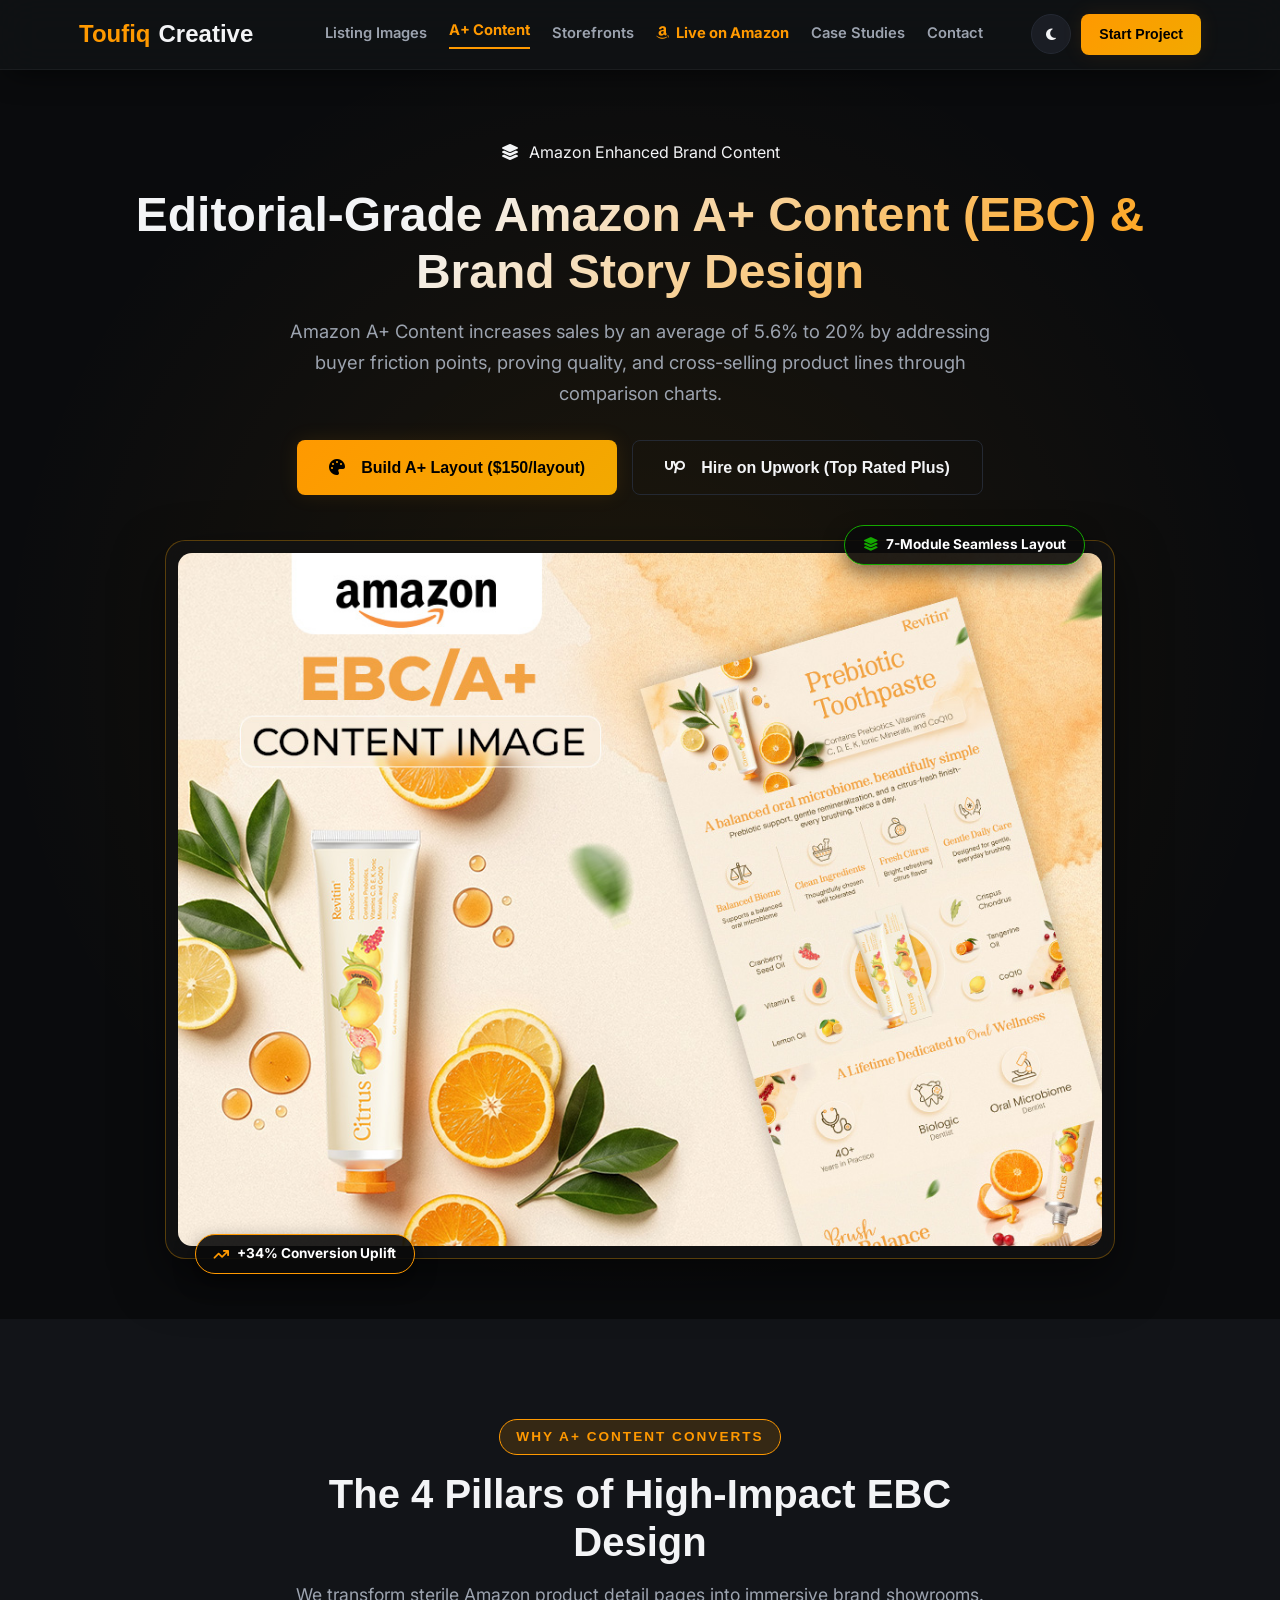
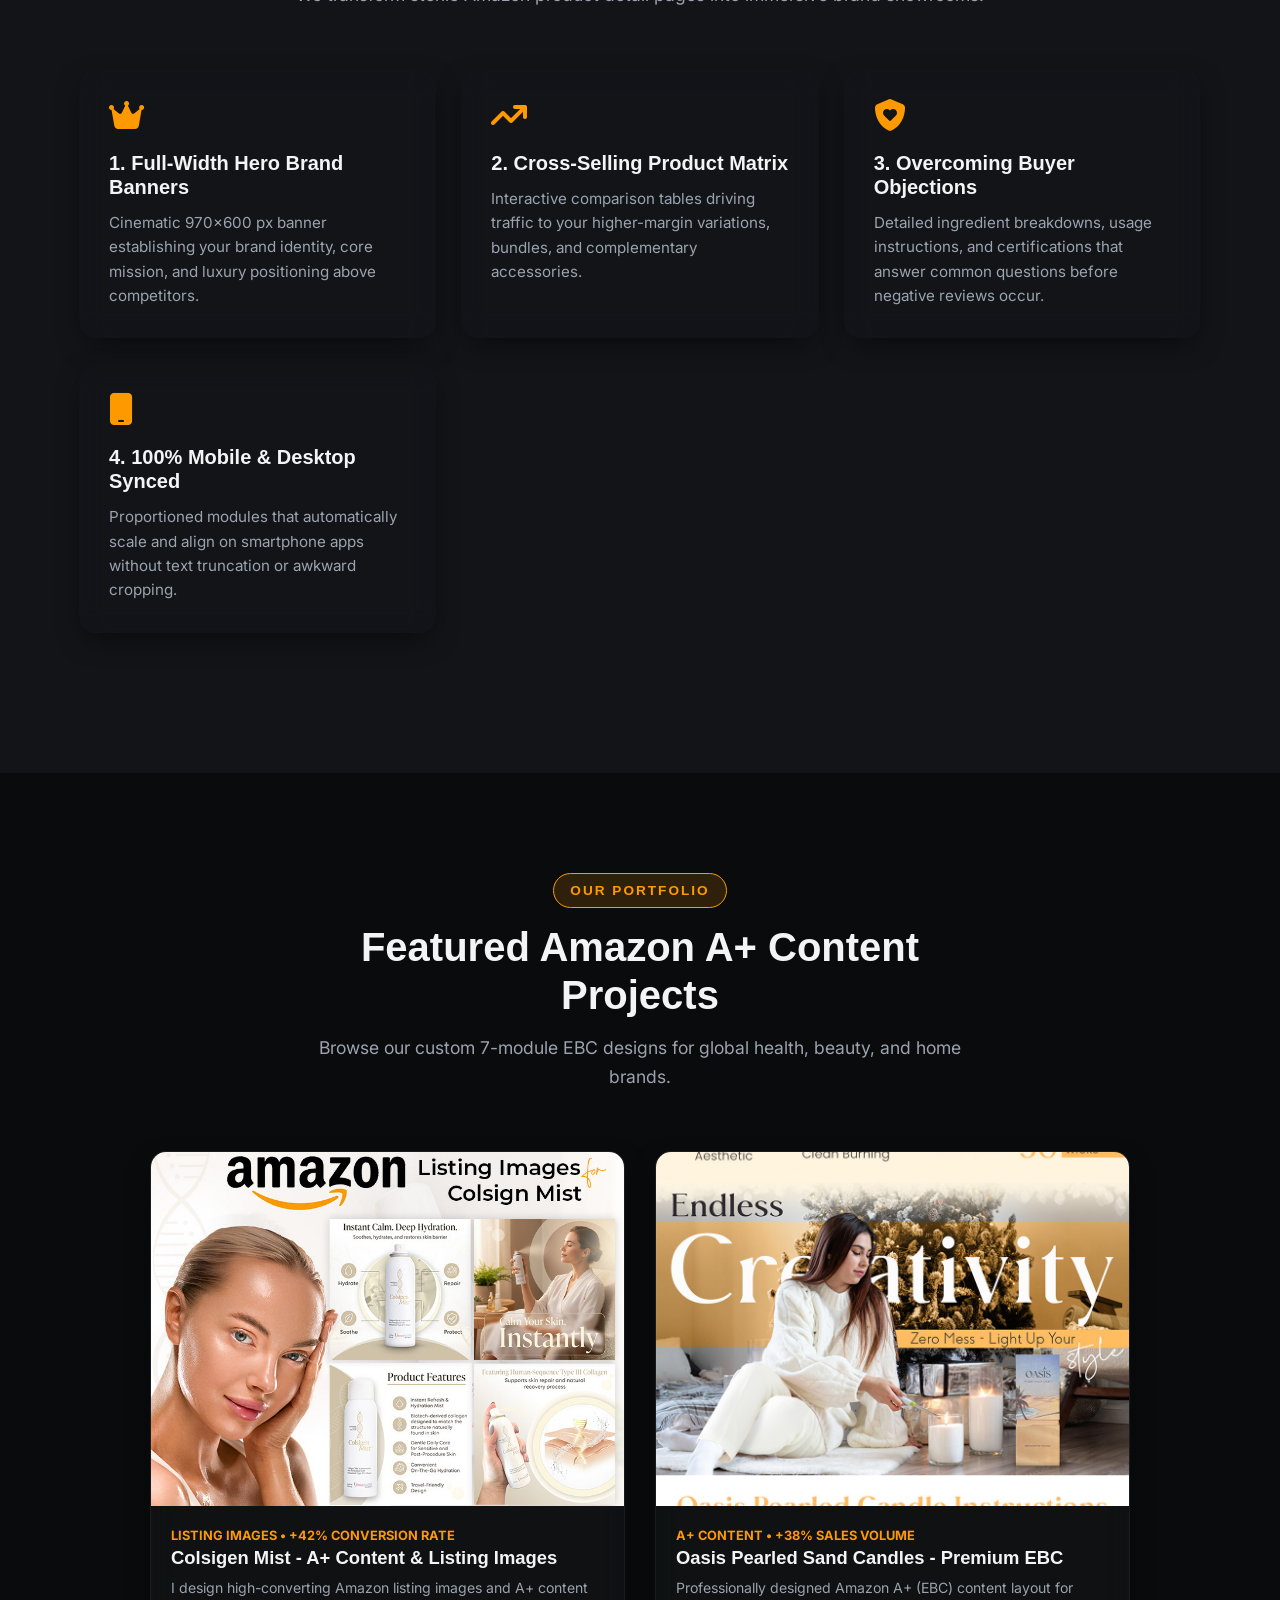
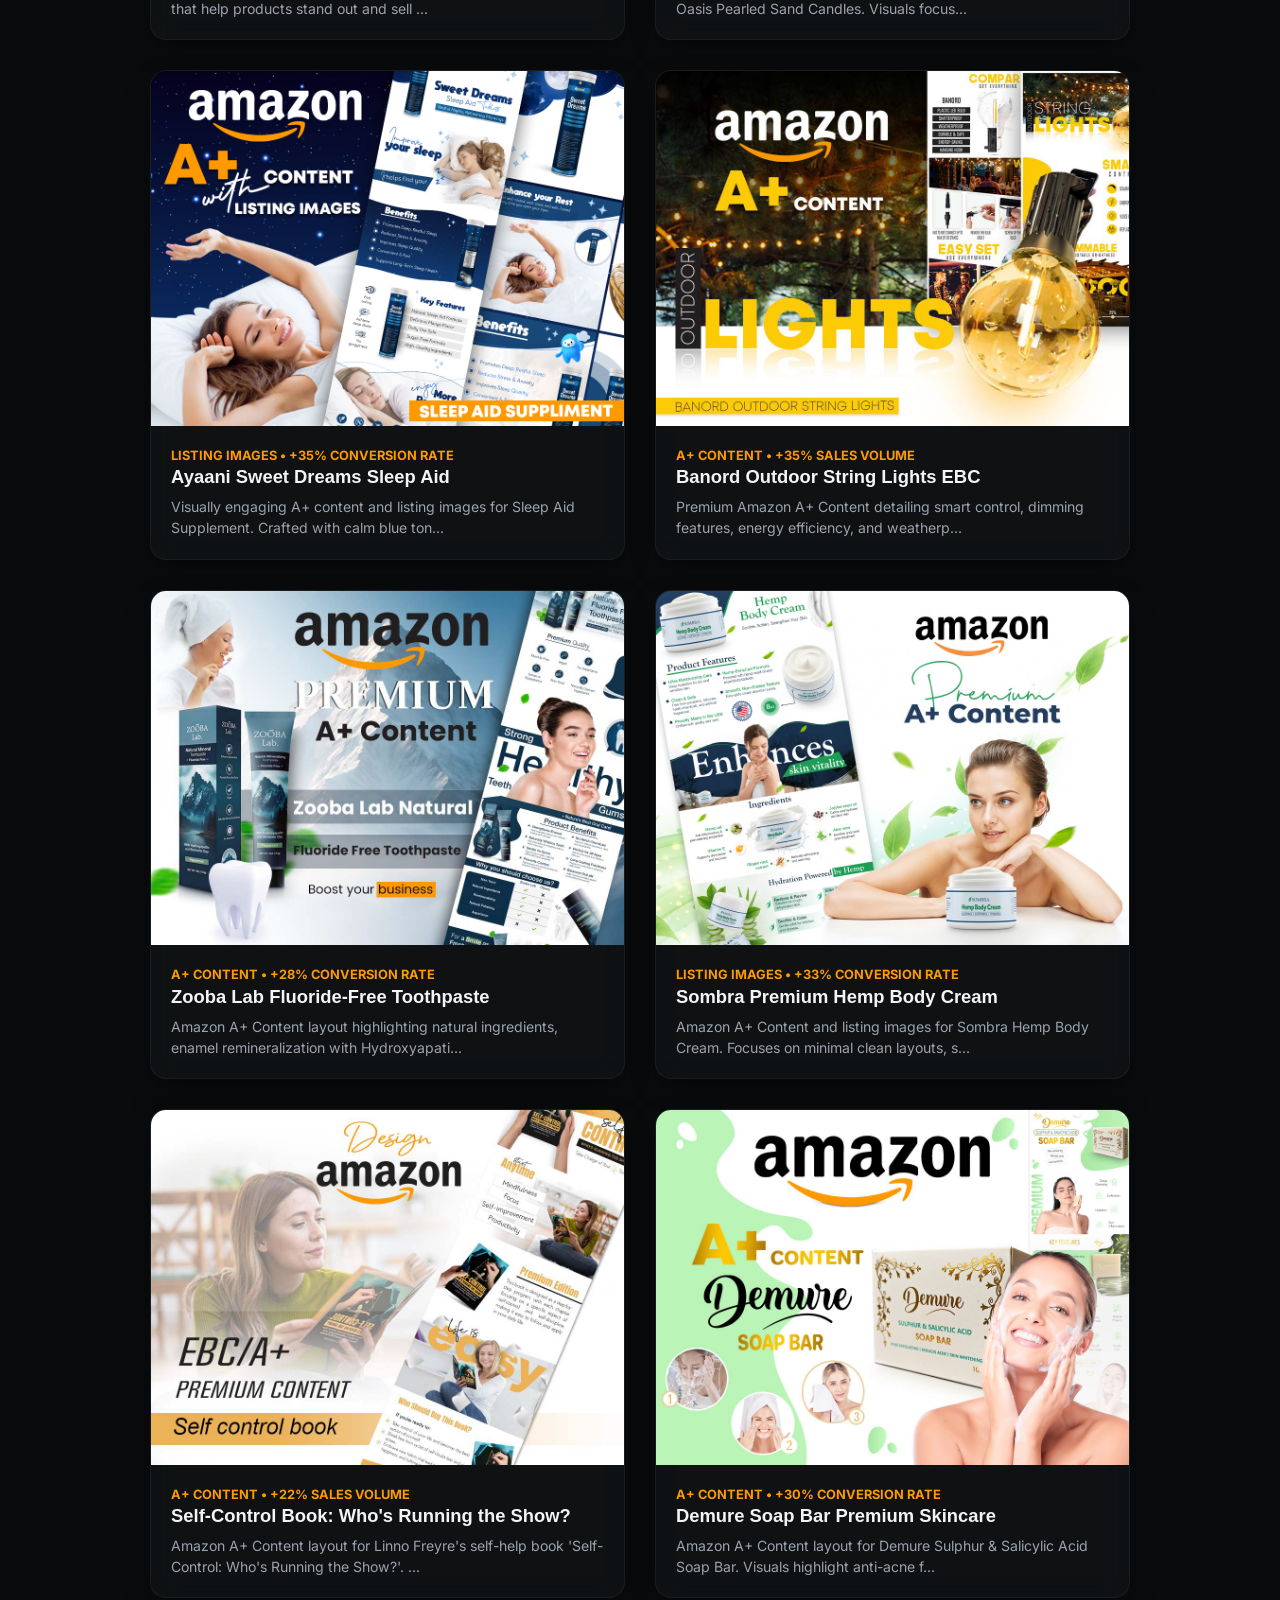
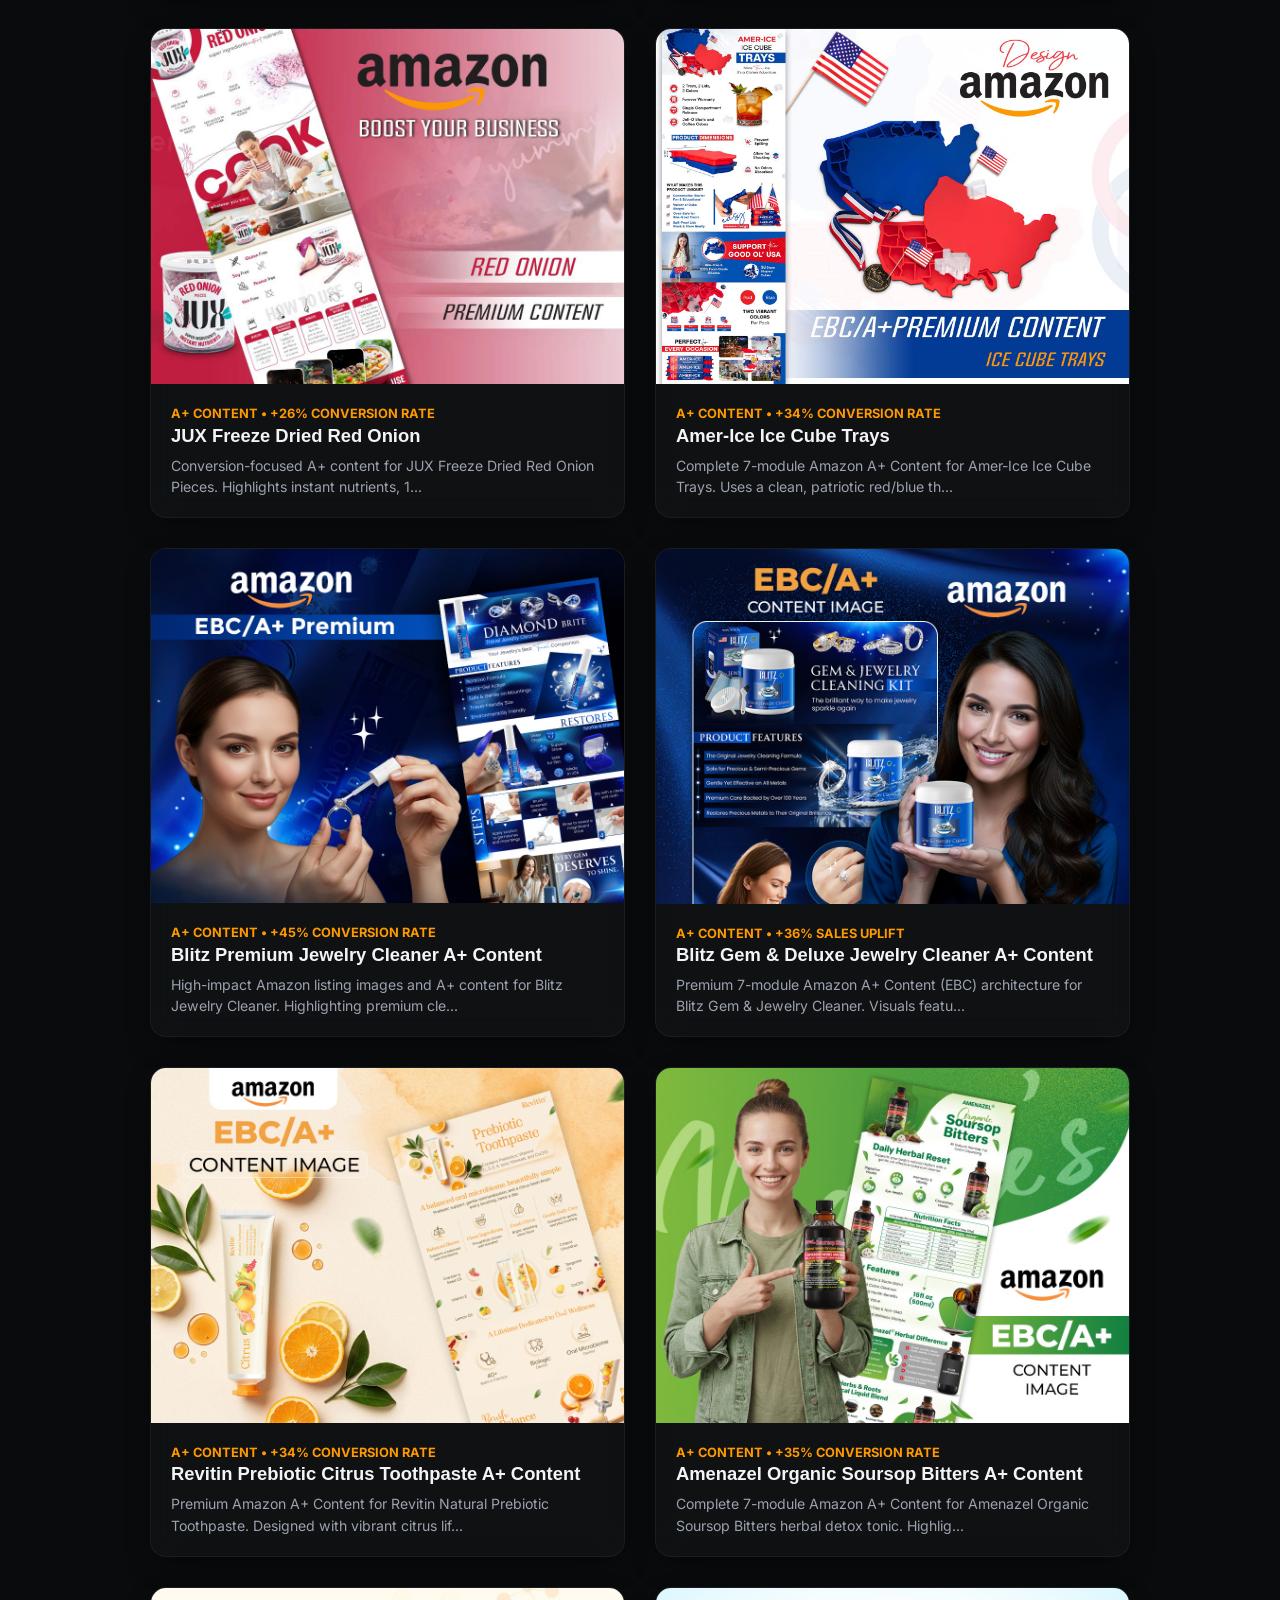
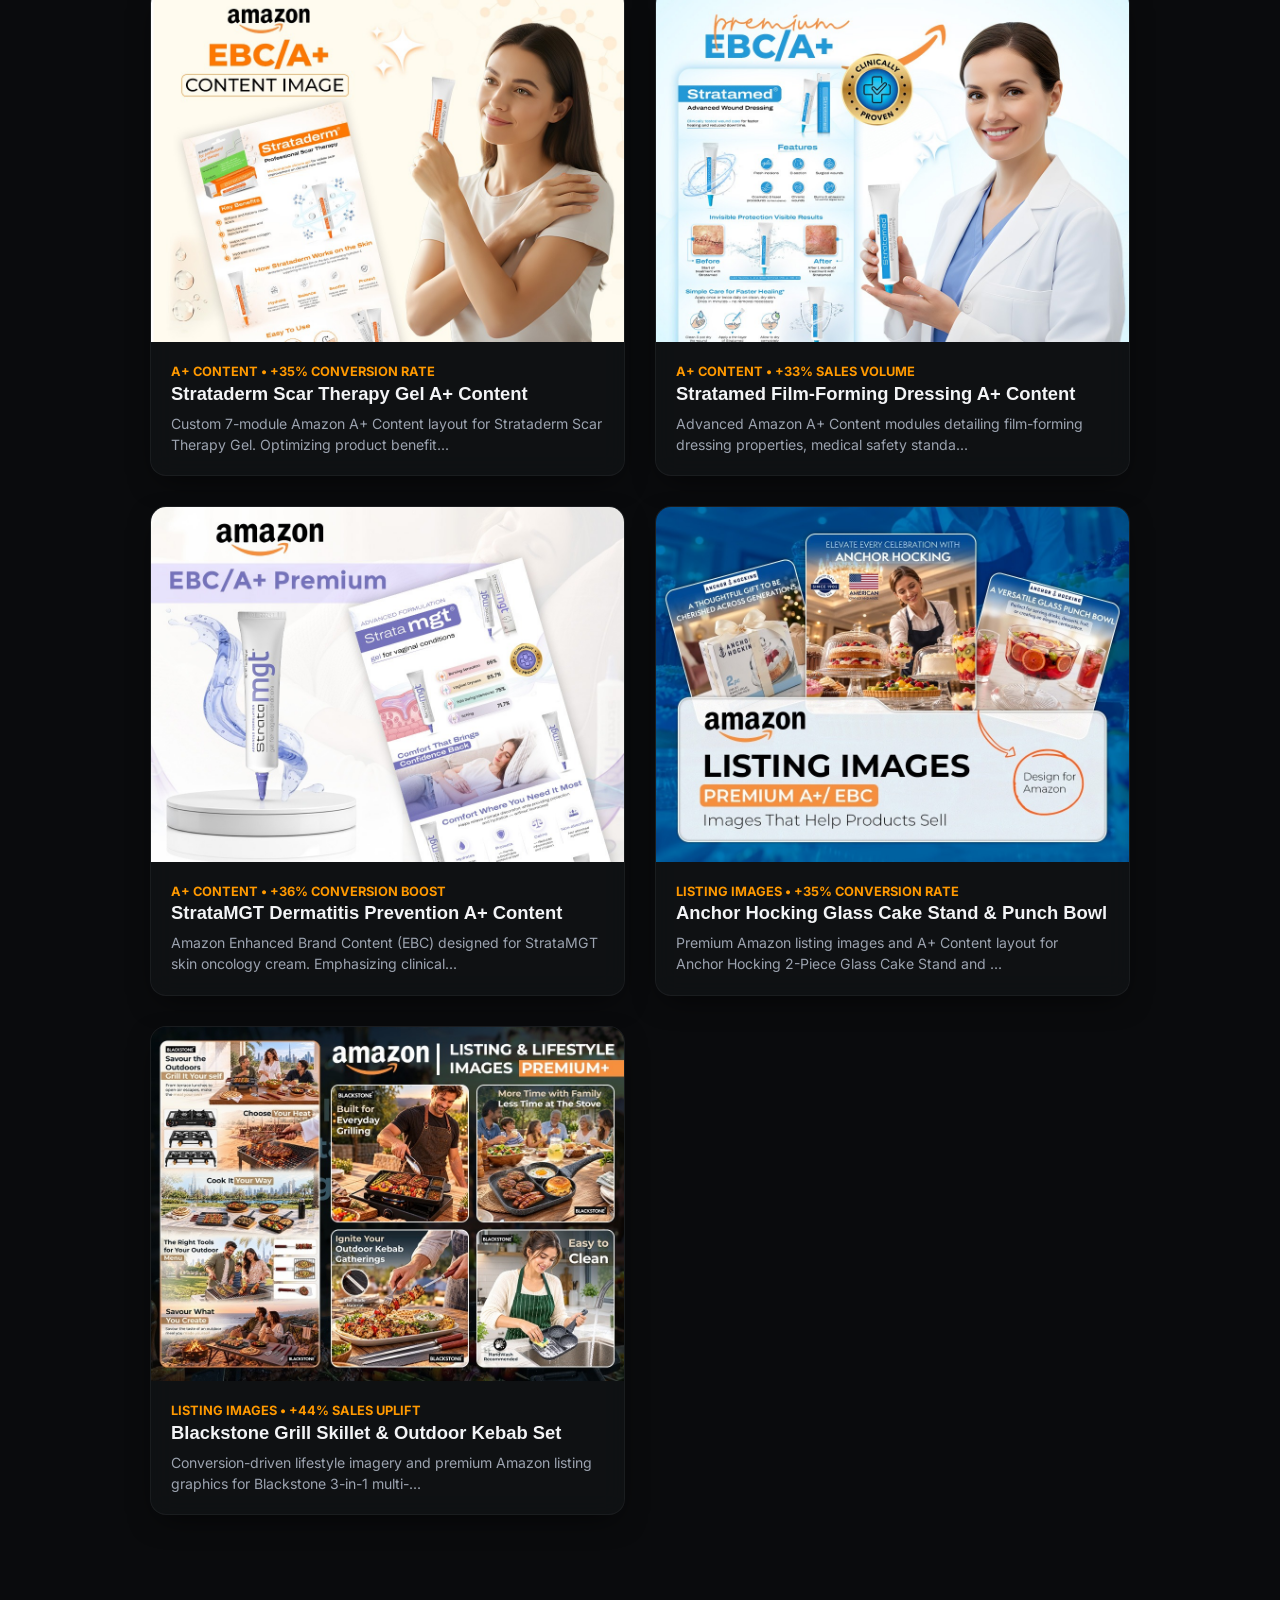
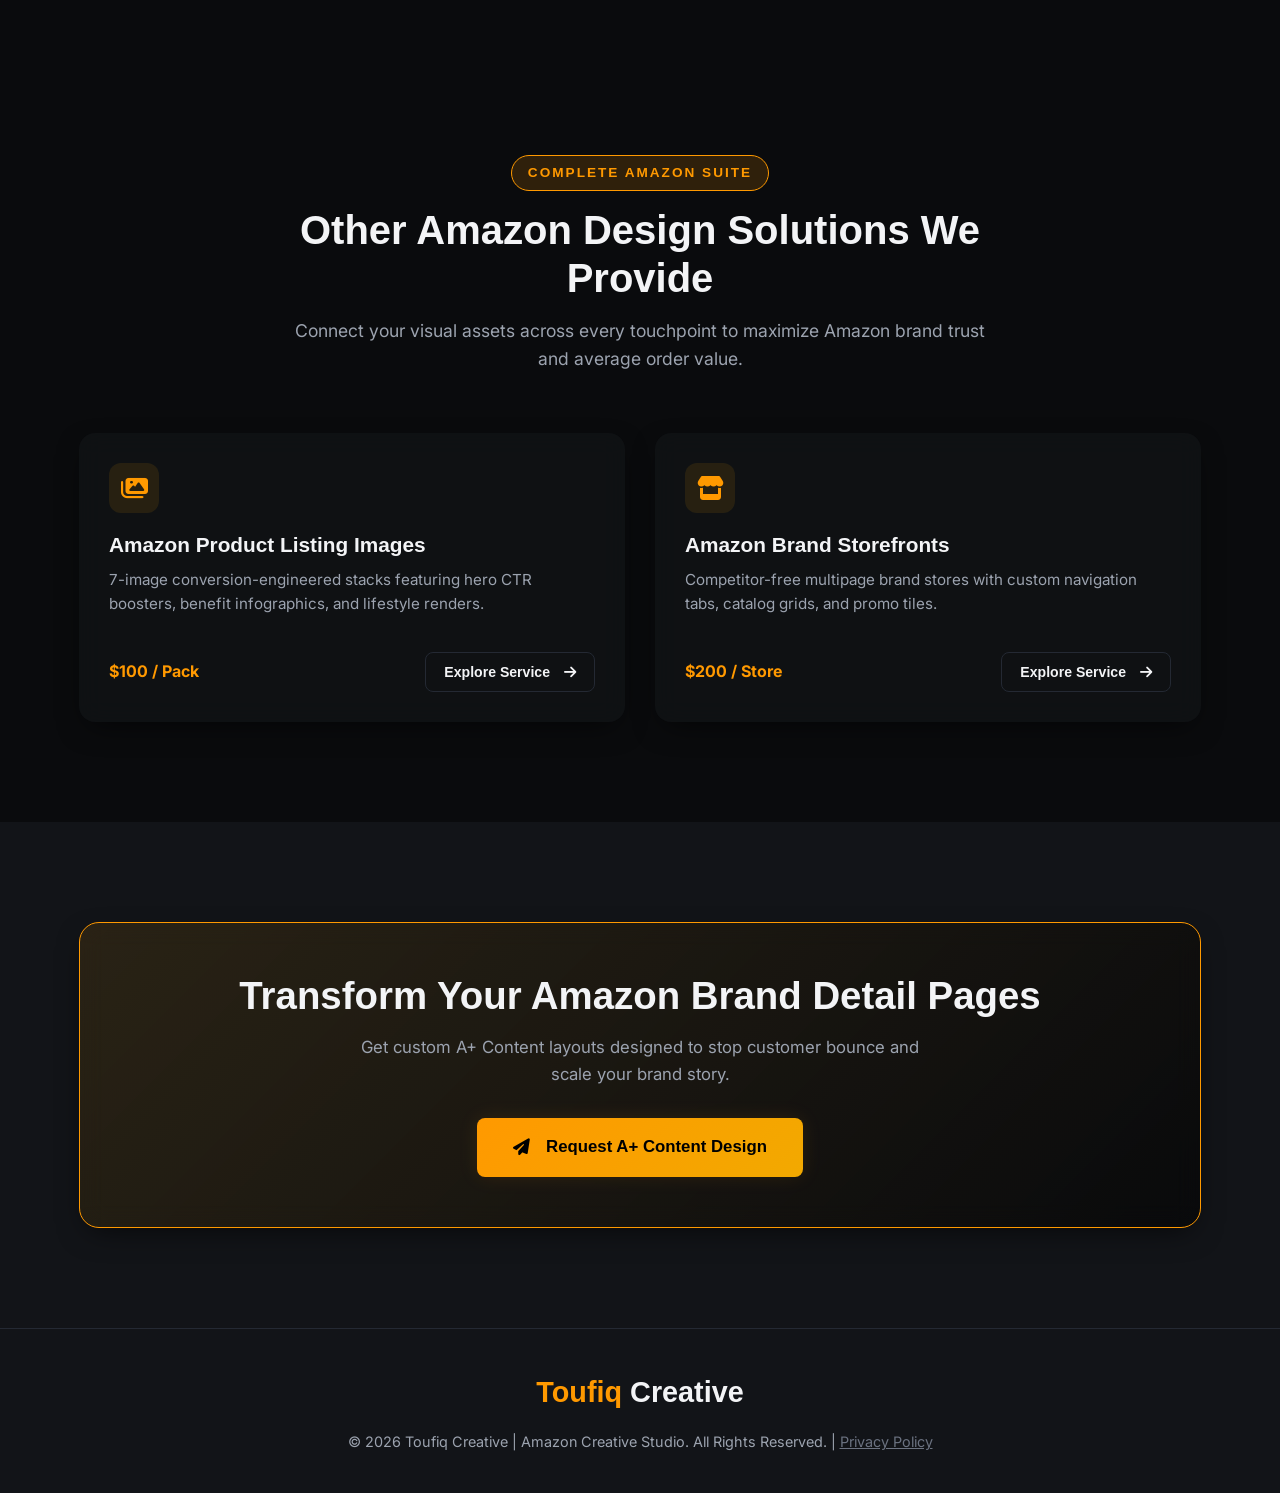
<file: amazon-aplus-content-design.html>
<!DOCTYPE html>
<html lang="en">
<head>
    <meta charset="UTF-8">
    <meta name="viewport" content="width=device-width, initial-scale=1.0">
    <title>Amazon A+ Content (EBC) Design Services | Brand Story & Comparison Modules | Toufiq Creative</title>
        <!-- Standard & Mobile Favicons -->
    <link rel="icon" type="image/x-icon" href="/favicon.ico">
    <link rel="icon" type="image/png" sizes="32x32" href="images/favicon-32x32.png">
    <link rel="icon" type="image/png" sizes="16x16" href="images/favicon-16x16.png">
    <link rel="apple-touch-icon" sizes="180x180" href="images/apple-touch-icon.png">
    <meta name="description" content="Custom 7-module Amazon A+ Content (EBC) and Brand Story design service. Build trust, lower returns, and increase cross-sell basket size with Toufiq Creative.">
    <meta name="keywords" content="Amazon A+ Content Designer, Amazon EBC Design Service, Amazon Brand Story Design, Amazon Enhanced Brand Content, Amazon A+ Layout Agency, Toufiq Creative">
    <link rel="canonical" href="https://toufiqcreative.com/amazon-aplus-content-design.html">

    <!-- OpenGraph Social Meta Tags -->
    <meta property="og:type" content="website">
    <meta property="og:title" content="Amazon A+ Content (EBC) Design Services | Toufiq Creative">
    <meta property="og:description" content="Turn casual browsers into loyal brand advocates with custom 7-module Amazon A+ Content (EBC) architectures.">
    <meta property="og:image" content="https://toufiqcreative.com/images/thumbnails/revitin-ebc.jpg">
    <meta property="og:url" content="https://toufiqcreative.com/amazon-aplus-content-design.html">
    <meta name="twitter:card" content="summary_large_image">

    <!-- Google Fonts & FontAwesome -->
    <link rel="preconnect" href="https://fonts.googleapis.com">
    <link rel="preconnect" href="https://fonts.gstatic.com" crossorigin>
    <link href="https://fonts.googleapis.com/css2?family=Inter:wght@300;400;500;600;700;800&display=swap" rel="stylesheet">
    <link rel="stylesheet" href="https://cdnjs.cloudflare.com/ajax/libs/font-awesome/6.6.0/css/all.min.css">
    <link rel="stylesheet" href="style.css?v=4.6">

    <!-- Schema.org JSON-LD Service Data -->
    <script type="application/ld+json">
    {
      "@context": "https://schema.org",
      "@type": "Service",
      "name": "Amazon A+ Content (EBC) & Brand Story Design",
      "serviceType": "Amazon A+ Content Design",
      "provider": {
        "@type": "ProfessionalService",
        "name": "Toufiq Creative",
        "url": "https://toufiqcreative.com/",
        "image": "https://toufiqcreative.com/images/favicon.jpg",
        "founder": {
          "@type": "Person",
          "name": "Toufiq Hasan"
        }
      },
      "description": "Editorial-grade multi-module Amazon A+ Content (Enhanced Brand Content) layouts, comparison charts, and Brand Story carousel design.",
      "offers": {
        "@type": "Offer",
        "price": "150",
        "priceCurrency": "USD"
      }
    }
    </script>

    <style>
        .service-hero { padding: 140px 0 60px 0; text-align: center; background: radial-gradient(circle at center, rgba(255, 170, 0, 0.08) 0%, transparent 70%); }
        .feature-grid { display: grid; grid-template-columns: repeat(auto-fit, minmax(280px, 1fr)); gap: 25px; margin: 40px 0; }
        .feature-card { padding: 30px; border-radius: 16px; border: 1px solid var(--border); background: var(--card-bg); transition: transform 0.3s ease; }
        .feature-card:hover { transform: translateY(-5px); border-color: var(--accent); }
        .feature-card i { font-size: 2rem; color: var(--accent); margin-bottom: 20px; }
        .feature-card h3 { font-size: 1.25rem; margin-bottom: 12px; color: var(--text-primary); }
        .feature-card p { font-size: 0.95rem; color: var(--text-secondary); line-height: 1.6; }
        
        
        
        .gallery-info { padding: 20px; }
        .gallery-info h4 { font-size: 1.15rem; margin-bottom: 8px; color: var(--text-primary); }
        .gallery-info p { font-size: 0.88rem; color: var(--text-secondary); line-height: 1.5; }
        .faq-box { margin: 15px 0; padding: 20px 25px; border-radius: 12px; background: var(--card-bg); border: 1px solid var(--border); }
        .faq-box h4 { font-size: 1.1rem; color: var(--text-primary); margin-bottom: 10px; }
        .faq-box p { font-size: 0.95rem; color: var(--text-secondary); line-height: 1.6; }
    </style>
</head>
<body>
        <!-- Navigation Header -->
        <!-- Navigation Header -->
        <!-- Navigation Header -->
            <!-- Navigation Header -->
    <header class="navbar" id="main-nav">
        <div class="container" style="display: flex; justify-content: space-between; align-items: center;">
            <a href="/" class="logo" id="nav-logo">
                <span>Toufiq</span> Creative
            </a>
            <nav class="nav-links" id="nav-menu">
                <a href="amazon-listing-design.html" class="nav-link" style="color: var(--text-secondary); text-decoration: none; font-weight: 600; font-size: 0.92rem;  transition: color 0.2s;">Listing Images</a>
                <a href="amazon-aplus-content-design.html" class="nav-link" style="color: var(--accent); text-decoration: none; font-weight: 700; font-size: 0.92rem; border-bottom: 2px solid var(--accent); padding-bottom: 4px; transition: color 0.2s;">A+ Content</a>
                <a href="amazon-storefront-design.html" class="nav-link" style="color: var(--text-secondary); text-decoration: none; font-weight: 600; font-size: 0.92rem;  transition: color 0.2s;">Storefronts</a>
                <a href="/#live-listings" class="nav-link" style="color: var(--accent); text-decoration: none; font-weight: 700; font-size: 0.92rem;  transition: color 0.2s;"><i class="fa-brands fa-amazon" style="margin-right: 4px;"></i> Live on Amazon</a>
                <a href="blog.html" class="nav-link" style="color: var(--text-secondary); text-decoration: none; font-weight: 600; font-size: 0.92rem;  transition: color 0.2s;">Case Studies</a>
                <a href="/#contact" class="nav-link" style="color: var(--text-secondary); text-decoration: none; font-weight: 600; font-size: 0.92rem;  transition: color 0.2s;">Contact</a>
                
                <a href="/#contact" class="btn btn-primary nav-mobile-cta" style="padding: 12px 20px; font-size: 0.95rem; width: 100%;">Start Project</a>
            </nav>
            <div class="nav-actions" style="display: flex; gap: 10px; align-items: center;">
                <button class="theme-toggle-btn" id="theme-toggle" aria-label="Toggle Theme">
                    <i class="fa-solid fa-moon" id="theme-icon"></i>
                </button>
                <a href="/#contact" class="btn btn-primary nav-desktop-cta" style="padding: 9px 18px; font-size: 0.88rem; white-space: nowrap;">Start Project</a>
                <div class="menu-toggle" id="mobile-menu-toggle">
                    <i class="fa-solid fa-bars"></i>
                </div>
            </div>
        </div>
    </header>

    <main>
        <section class="service-hero">
            <div class="container">
                <span class="tag"><i class="fa-solid fa-layer-group" style="margin-right: 6px;"></i> Amazon Enhanced Brand Content</span>
                <h1 class="text-gradient" style="font-size: 3rem; margin: 20px 0 15px 0; line-height: 1.2;">
                    Editorial-Grade Amazon A+ Content (EBC) & Brand Story Design
                </h1>
                <p style="max-width: 750px; margin: 0 auto 30px auto; font-size: 1.15rem; color: var(--text-secondary); line-height: 1.7;">
                    Amazon A+ Content increases sales by an average of 5.6% to 20% by addressing buyer friction points, proving quality, and cross-selling product lines through comparison charts.
                </p>
                <div style="display: flex; gap: 15px; justify-content: center; flex-wrap: wrap;">
                    <a href="/#contact" class="btn btn-primary" style="padding: 14px 32px; font-size: 1rem;"><i class="fa-solid fa-palette" style="margin-right: 8px;"></i> Build A+ Layout ($150/layout)</a>
                    <a href="https://www.upwork.com/freelancers/~01d9c6461924d60d8d" target="_blank" class="btn btn-secondary" style="padding: 14px 32px; font-size: 1rem;"><i class="fa-brands fa-upwork" style="margin-right: 8px;"></i> Hire on Upwork (Top Rated Plus)</a>
                </div>
                <!-- Hero Visual Showcase Banner -->
                <div style="margin-top: 45px; max-width: 950px; margin-left: auto; margin-right: auto; position: relative;">
                    <div class="glass-card" style="padding: 12px; border-radius: 20px; border: 1px solid rgba(255,170,0,0.3); box-shadow: 0 20px 50px rgba(0,0,0,0.5); overflow: hidden; background: rgba(20,20,20,0.6);">
                        <img src="images/thumbnails/revitin-ebc.jpg" alt="Amazon A+ Content EBC Hero Showcase" style="width: 100%; border-radius: 14px; display: block; object-fit: cover;">
                    </div>
                    <!-- Floating Metric Pills -->
                    <div style="position: absolute; bottom: -15px; left: 30px; background: rgba(10,10,10,0.9); border: 1px solid var(--accent); padding: 8px 18px; border-radius: 30px; font-size: 0.85rem; font-weight: 700; color: #fff; box-shadow: 0 8px 20px rgba(0,0,0,0.5); display: flex; align-items: center; gap: 8px;">
                        <i class="fa-solid fa-arrow-trend-up" style="color: var(--accent);"></i> +34% Conversion Uplift
                    </div>
                    <div style="position: absolute; top: -15px; right: 30px; background: rgba(10,10,10,0.9); border: 1px solid #14a800; padding: 8px 18px; border-radius: 30px; font-size: 0.85rem; font-weight: 700; color: #fff; box-shadow: 0 8px 20px rgba(0,0,0,0.5); display: flex; align-items: center; gap: 8px;">
                        <i class="fa-solid fa-layer-group" style="color: #14a800;"></i> 7-Module Seamless Layout
                    </div>
                </div>
            </div>
        </section>

        <section class="section-padding" style="background: var(--bg-secondary);">
            <div class="container">
                <div class="section-header">
                    <span class="tag">Why A+ Content Converts</span>
                    <h2>The 4 Pillars of High-Impact EBC Design</h2>
                    <p>We transform sterile Amazon product detail pages into immersive brand showrooms.</p>
                </div>

                <div class="feature-grid">
                    <div class="feature-card glass-card">
                        <i class="fa-solid fa-crown"></i>
                        <h3>1. Full-Width Hero Brand Banners</h3>
                        <p>Cinematic 970x600 px banner establishing your brand identity, core mission, and luxury positioning above competitors.</p>
                    </div>
                    <div class="feature-card glass-card">
                        <i class="fa-solid fa-arrow-trend-up"></i>
                        <h3>2. Cross-Selling Product Matrix</h3>
                        <p>Interactive comparison tables driving traffic to your higher-margin variations, bundles, and complementary accessories.</p>
                    </div>
                    <div class="feature-card glass-card">
                        <i class="fa-solid fa-shield-heart"></i>
                        <h3>3. Overcoming Buyer Objections</h3>
                        <p>Detailed ingredient breakdowns, usage instructions, and certifications that answer common questions before negative reviews occur.</p>
                    </div>
                    <div class="feature-card glass-card">
                        <i class="fa-solid fa-mobile"></i>
                        <h3>4. 100% Mobile & Desktop Synced</h3>
                        <p>Proportioned modules that automatically scale and align on smartphone apps without text truncation or awkward cropping.</p>
                    </div>
                </div>
            </div>
        </section>

        <section class="section-padding">
            <div class="container">
                <div class="section-header">
                    <span class="tag">Our Portfolio</span>
                    <h2>Featured Amazon A+ Content Projects</h2>
                    <p>Browse our custom 7-module EBC designs for global health, beauty, and home brands.</p>
                </div>

                <div class="container">
                <div id="aplus-gallery-grid" class="portfolio-gallery-grid"></div>
            </div>
        </section>

        
        <!-- Other Amazon Design Services (Internal Linking Silo) -->
        <section class="section-padding" style="background: var(--bg-primary);">
            <div class="container">
                <div class="section-header">
                    <span class="tag">Complete Amazon Suite</span>
                    <h2>Other Amazon Design Solutions We Provide</h2>
                    <p>Connect your visual assets across every touchpoint to maximize Amazon brand trust and average order value.</p>
                </div>
                <div style="display: grid; grid-template-columns: repeat(auto-fit, minmax(320px, 1fr)); gap: 30px; margin-top: 40px;">
                    
                    <div class="glass-card" style="padding: 30px; border-radius: 16px; border: 1px solid var(--border); display: flex; flex-direction: column; justify-content: space-between;">
                        <div>
                            <div style="width: 50px; height: 50px; border-radius: 12px; background: rgba(255,170,0,0.1); color: var(--accent); display: flex; align-items: center; justify-content: center; font-size: 1.5rem; margin-bottom: 20px;">
                                <i class="fa-solid fa-images"></i>
                            </div>
                            <h3 style="font-size: 1.3rem; margin-bottom: 10px; color: var(--text-primary);">Amazon Product Listing Images</h3>
                            <p style="color: var(--text-secondary); font-size: 0.95rem; line-height: 1.6; margin-bottom: 20px;">7-image conversion-engineered stacks featuring hero CTR boosters, benefit infographics, and lifestyle renders.</p>
                        </div>
                        <div style="display: flex; justify-content: space-between; align-items: center; padding-top: 15px; border-top: 1px solid var(--border);">
                            <span style="font-weight: 700; color: var(--accent);">$100 / Pack</span>
                            <a href="amazon-listing-design.html" class="btn btn-secondary" style="padding: 8px 18px; font-size: 0.88rem;">Explore Service <i class="fa-solid fa-arrow-right" style="margin-left: 6px;"></i></a>
                        </div>
                    </div>
                    <div class="glass-card" style="padding: 30px; border-radius: 16px; border: 1px solid var(--border); display: flex; flex-direction: column; justify-content: space-between;">
                        <div>
                            <div style="width: 50px; height: 50px; border-radius: 12px; background: rgba(255,170,0,0.1); color: var(--accent); display: flex; align-items: center; justify-content: center; font-size: 1.5rem; margin-bottom: 20px;">
                                <i class="fa-solid fa-store"></i>
                            </div>
                            <h3 style="font-size: 1.3rem; margin-bottom: 10px; color: var(--text-primary);">Amazon Brand Storefronts</h3>
                            <p style="color: var(--text-secondary); font-size: 0.95rem; line-height: 1.6; margin-bottom: 20px;">Competitor-free multipage brand stores with custom navigation tabs, catalog grids, and promo tiles.</p>
                        </div>
                        <div style="display: flex; justify-content: space-between; align-items: center; padding-top: 15px; border-top: 1px solid var(--border);">
                            <span style="font-weight: 700; color: var(--accent);">$200 / Store</span>
                            <a href="amazon-storefront-design.html" class="btn btn-secondary" style="padding: 8px 18px; font-size: 0.88rem;">Explore Service <i class="fa-solid fa-arrow-right" style="margin-left: 6px;"></i></a>
                        </div>
                    </div>
                </div>
            </div>
        </section>

        <!-- CTA Banner -->
        <section class="section-padding" style="background: var(--bg-secondary);">
            <div class="container">
                <div class="glass-card" style="padding: 50px; text-align: center; border-radius: 20px; border: 1px solid var(--accent); background: linear-gradient(135deg, rgba(255,170,0,0.1), rgba(0,0,0,0.5));">
                    <h2 style="font-size: 2.4rem; margin-bottom: 15px;">Transform Your Amazon Brand Detail Pages</h2>
                    <p style="color: var(--text-secondary); max-width: 600px; margin: 0 auto 30px auto; font-size: 1.05rem;">
                        Get custom A+ Content layouts designed to stop customer bounce and scale your brand story.
                    </p>
                    <a href="/#contact" class="btn btn-primary" style="padding: 16px 36px; font-size: 1.05rem;"><i class="fa-solid fa-paper-plane" style="margin-right: 8px;"></i> Request A+ Content Design</a>
                </div>
            </div>
        </section>
    </main>

    <div class="modal" id="project-modal">
        <div class="glass-card modal-content">
            <button class="modal-close" id="modal-close-btn">&times;</button>
            <div class="modal-visual" id="modal-visual-area" style="position: relative; width: 100%; height: 100%; min-height: 400px; display: flex; align-items: center; justify-content: center; overflow: hidden; border-radius: 20px 0 0 20px;">
                <!-- Slides will be inserted dynamically by JS -->
                <div class="modal-slides-wrapper" id="modal-slides-wrapper" style="display: flex; width: 100%; height: 100%; transition: transform 0.4s cubic-bezier(0.25, 0.46, 0.45, 0.94);">
                    <!-- Slide elements go here -->
                </div>
                
                <!-- Navigation Arrows -->
                <button class="modal-arrow arrow-left" id="modal-arrow-left" style="position: absolute; left: 15px; top: 50%; transform: translateY(-50%); background: rgba(0,0,0,0.6); border: 1px solid var(--border-color); color: #fff; width: 40px; height: 40px; border-radius: 50%; display: flex; align-items: center; justify-content: center; cursor: pointer; z-index: 100; opacity: 0; pointer-events: none;"><i class="fa-solid fa-chevron-left"></i></button>
                <button class="modal-arrow arrow-right" id="modal-arrow-right" style="position: absolute; right: 15px; top: 50%; transform: translateY(-50%); background: rgba(0,0,0,0.6); border: 1px solid var(--border-color); color: #fff; width: 40px; height: 40px; border-radius: 50%; display: flex; align-items: center; justify-content: center; cursor: pointer; z-index: 100; opacity: 0; pointer-events: none;"><i class="fa-solid fa-chevron-right"></i></button>
                
                <!-- Pagination Indicator -->
                <div class="modal-pagination" id="modal-pagination" style="position: absolute; bottom: 15px; left: 50%; transform: translateX(-50%); background: rgba(0,0,0,0.75); padding: 5px 12px; border-radius: 20px; font-size: 0.8rem; font-weight: 600; color: var(--accent); z-index: 100; display: none; backdrop-filter: blur(4px); -webkit-backdrop-filter: blur(4px); border: 1px solid var(--border-color);">1 / 1</div>
            </div>
            <div class="modal-info">
                <span class="portfolio-details" style="padding:0;">
                    <span class="meta" style="margin-bottom: 10px;">
                        <span class="category-tag">
                            <span class="category" id="modal-category">Case Study</span>
                            <span class="uplift" id="modal-uplift"></span>
                        </span>
                    </span>
                    <h3 id="modal-title" style="font-size: 1.8rem; margin-bottom: 15px;">Case Study Details</h3>
                    <p id="modal-desc" style="font-size: 0.95rem; margin-bottom: 25px; line-height: 1.6;"></p>
                    
                    <h4 style="font-size: 1rem; margin-bottom: 10px; font-weight: 600;">Optimized Amazon Features:</h4>
                    <ul id="modal-features-list" style="margin-bottom: 30px; display:flex; flex-direction:column; gap:8px;">
                        <!-- Bullet points loaded here -->
                    </ul>
                    
                    <a href="#contact" class="btn btn-primary" id="modal-cta-btn">Discuss Similar Project</a>
                </span>
            </div>
        </div>
    </div>

    <footer class="footer">
        <div class="container">
            <div class="footer-logo"><span>Toufiq</span> Creative</div>
            <p>&copy; 2026 Toufiq Creative | Amazon Creative Studio. All Rights Reserved. | <a href="privacy.html" style="color: var(--text-muted); text-decoration: underline;">Privacy Policy</a></p>
        </div>
    </footer>
    <script src="app.js?v=4.6"></script>
</body>
</html>
</file>
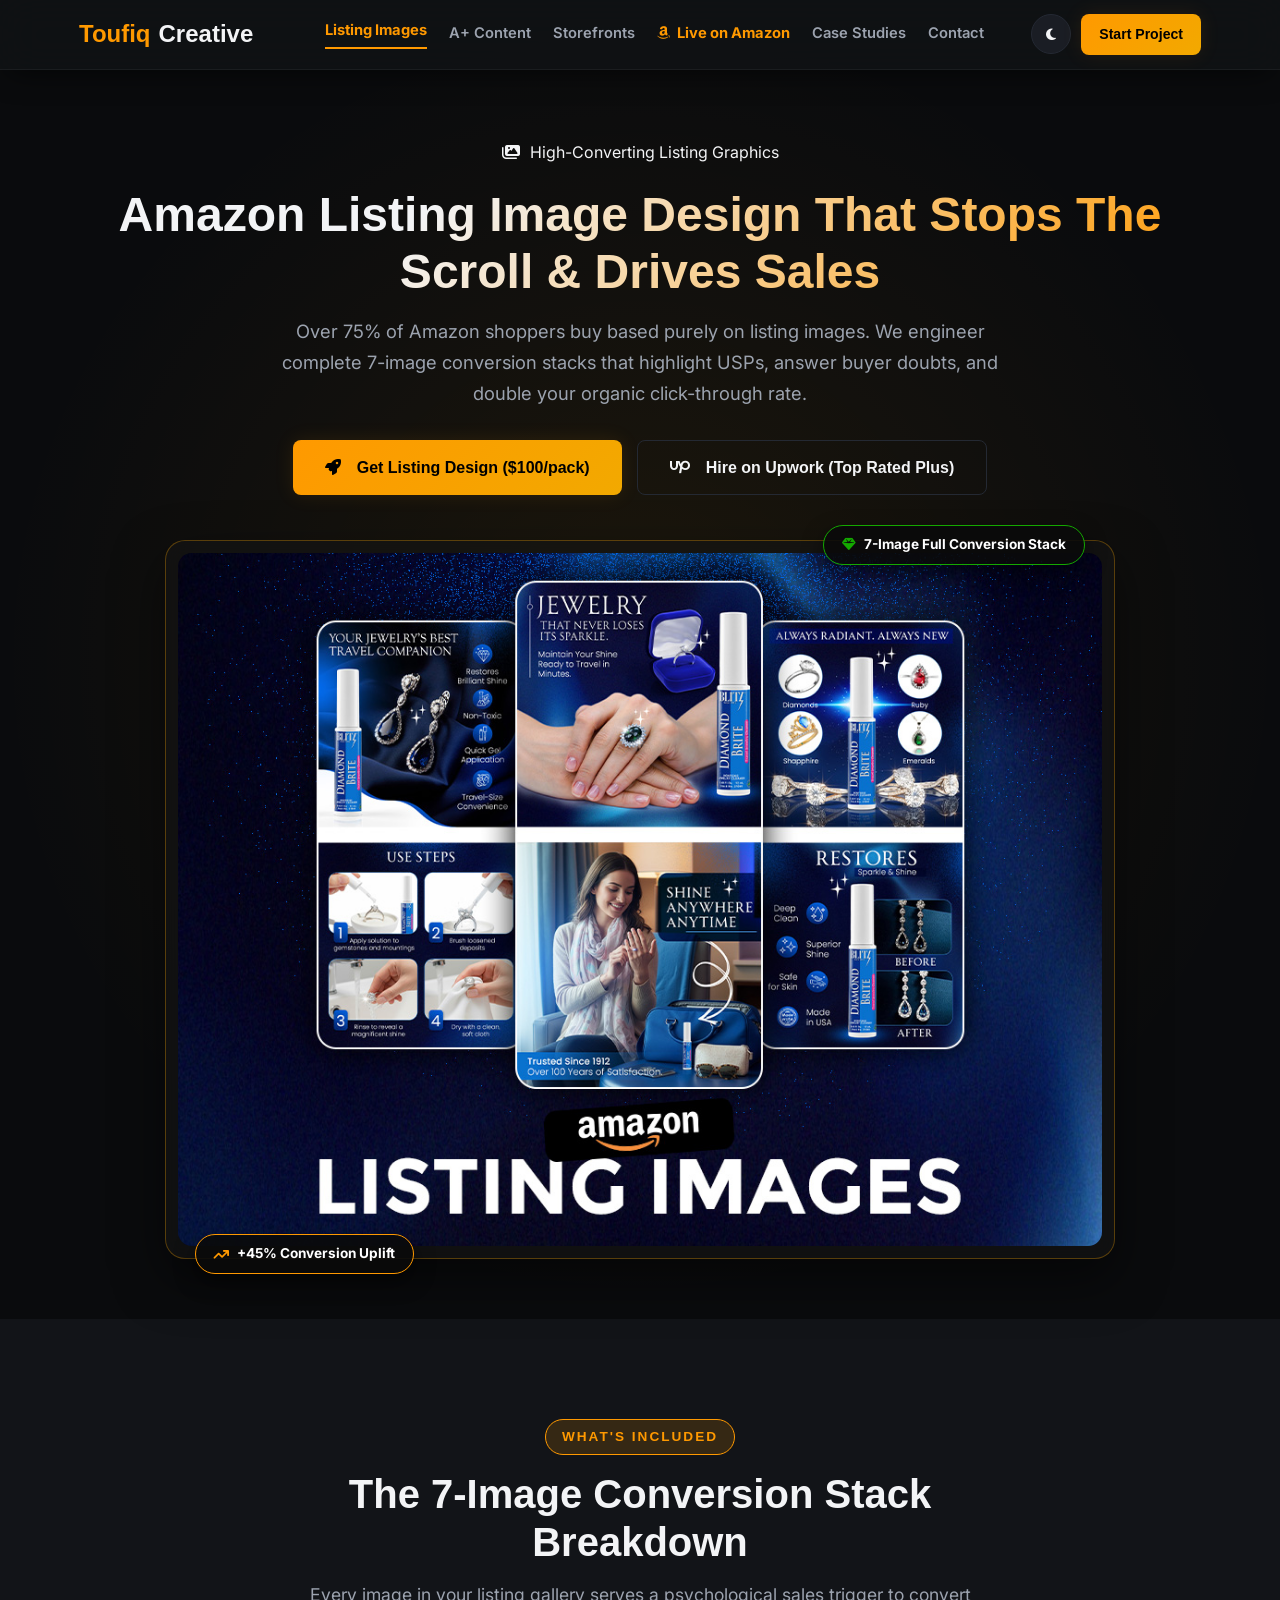
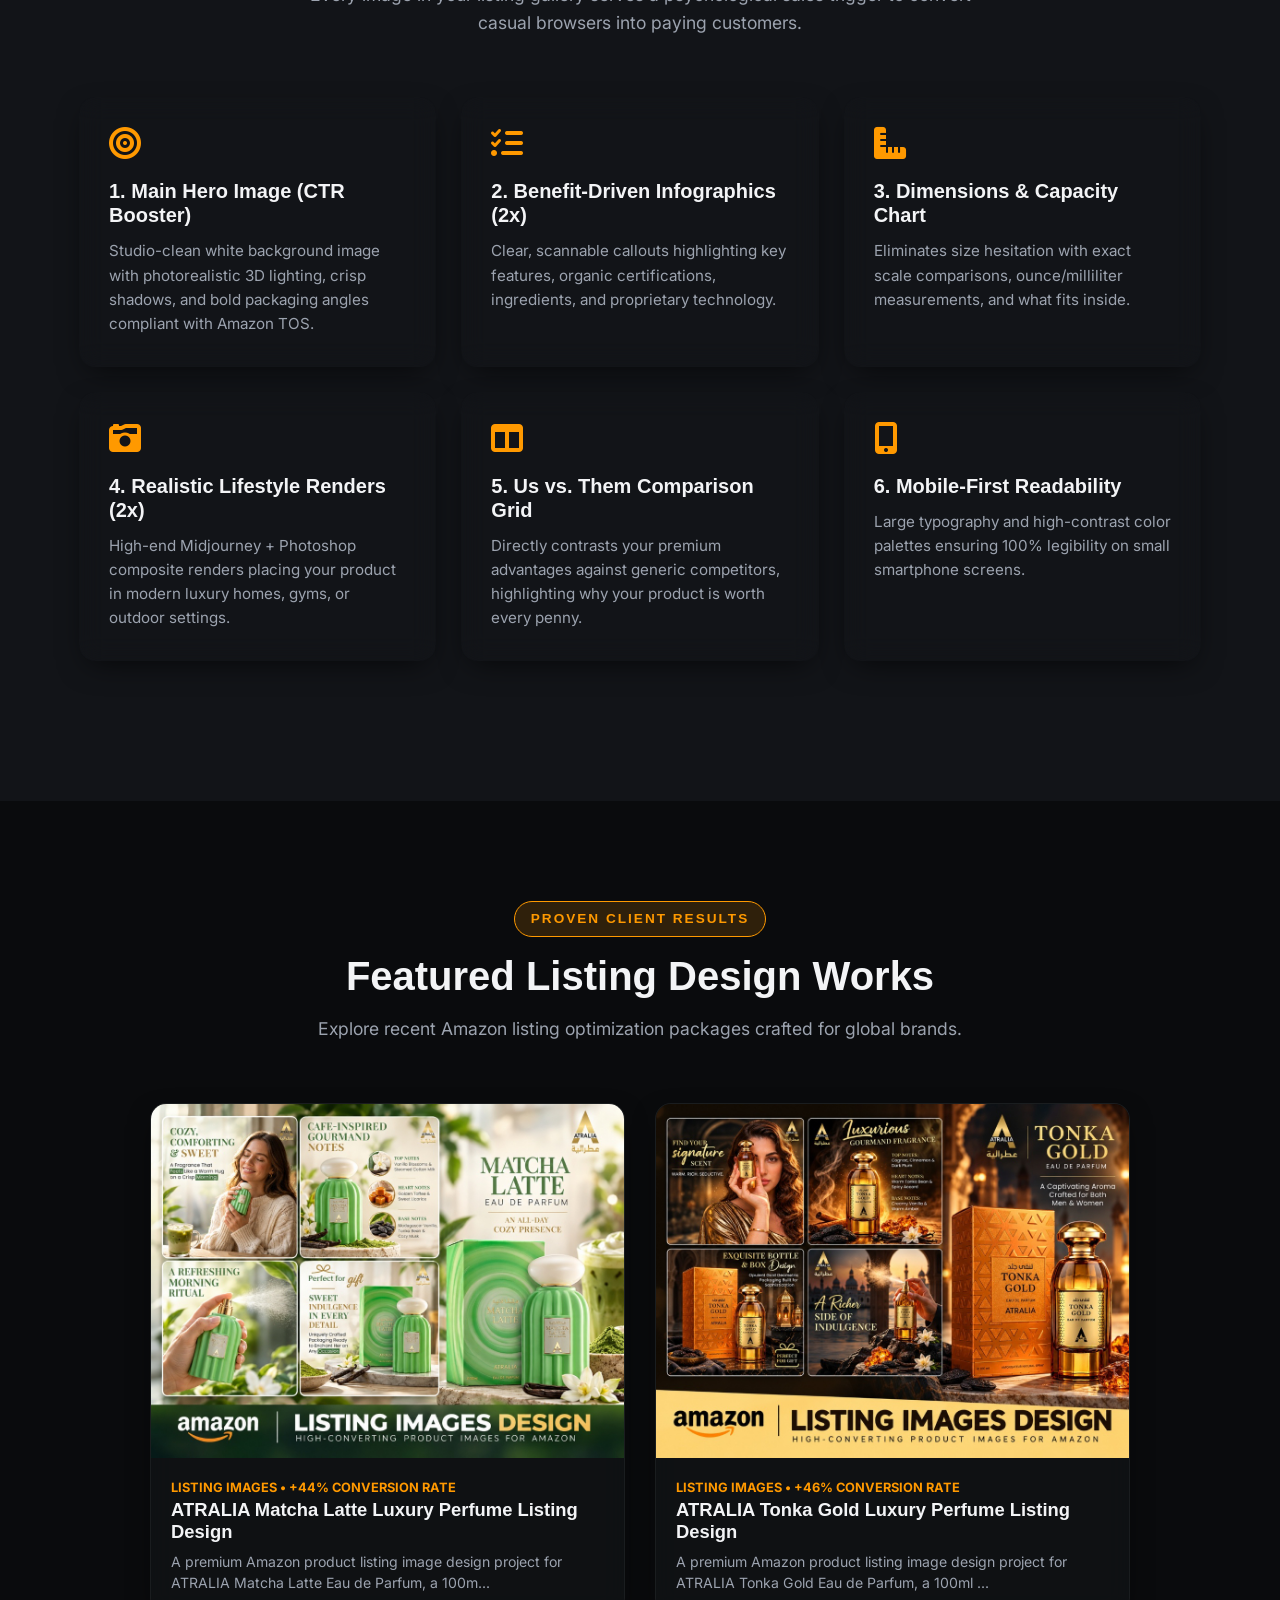
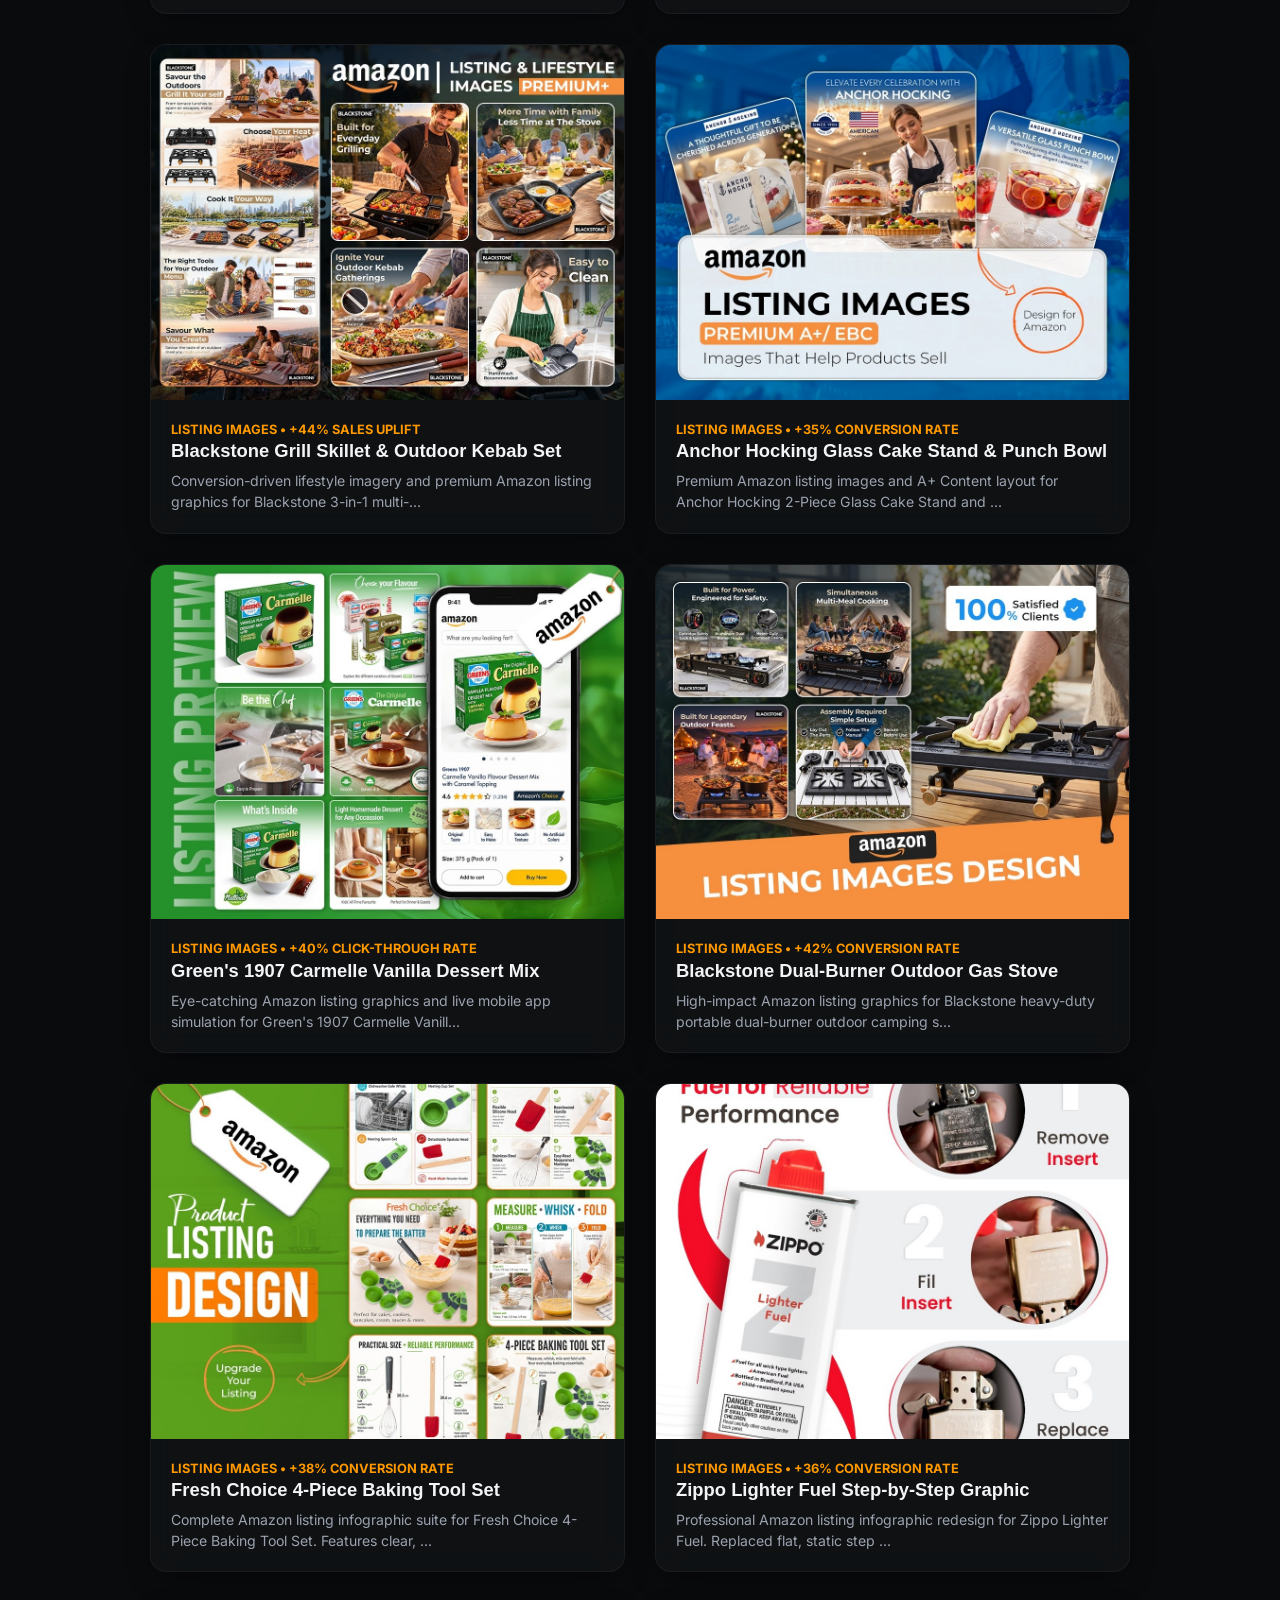
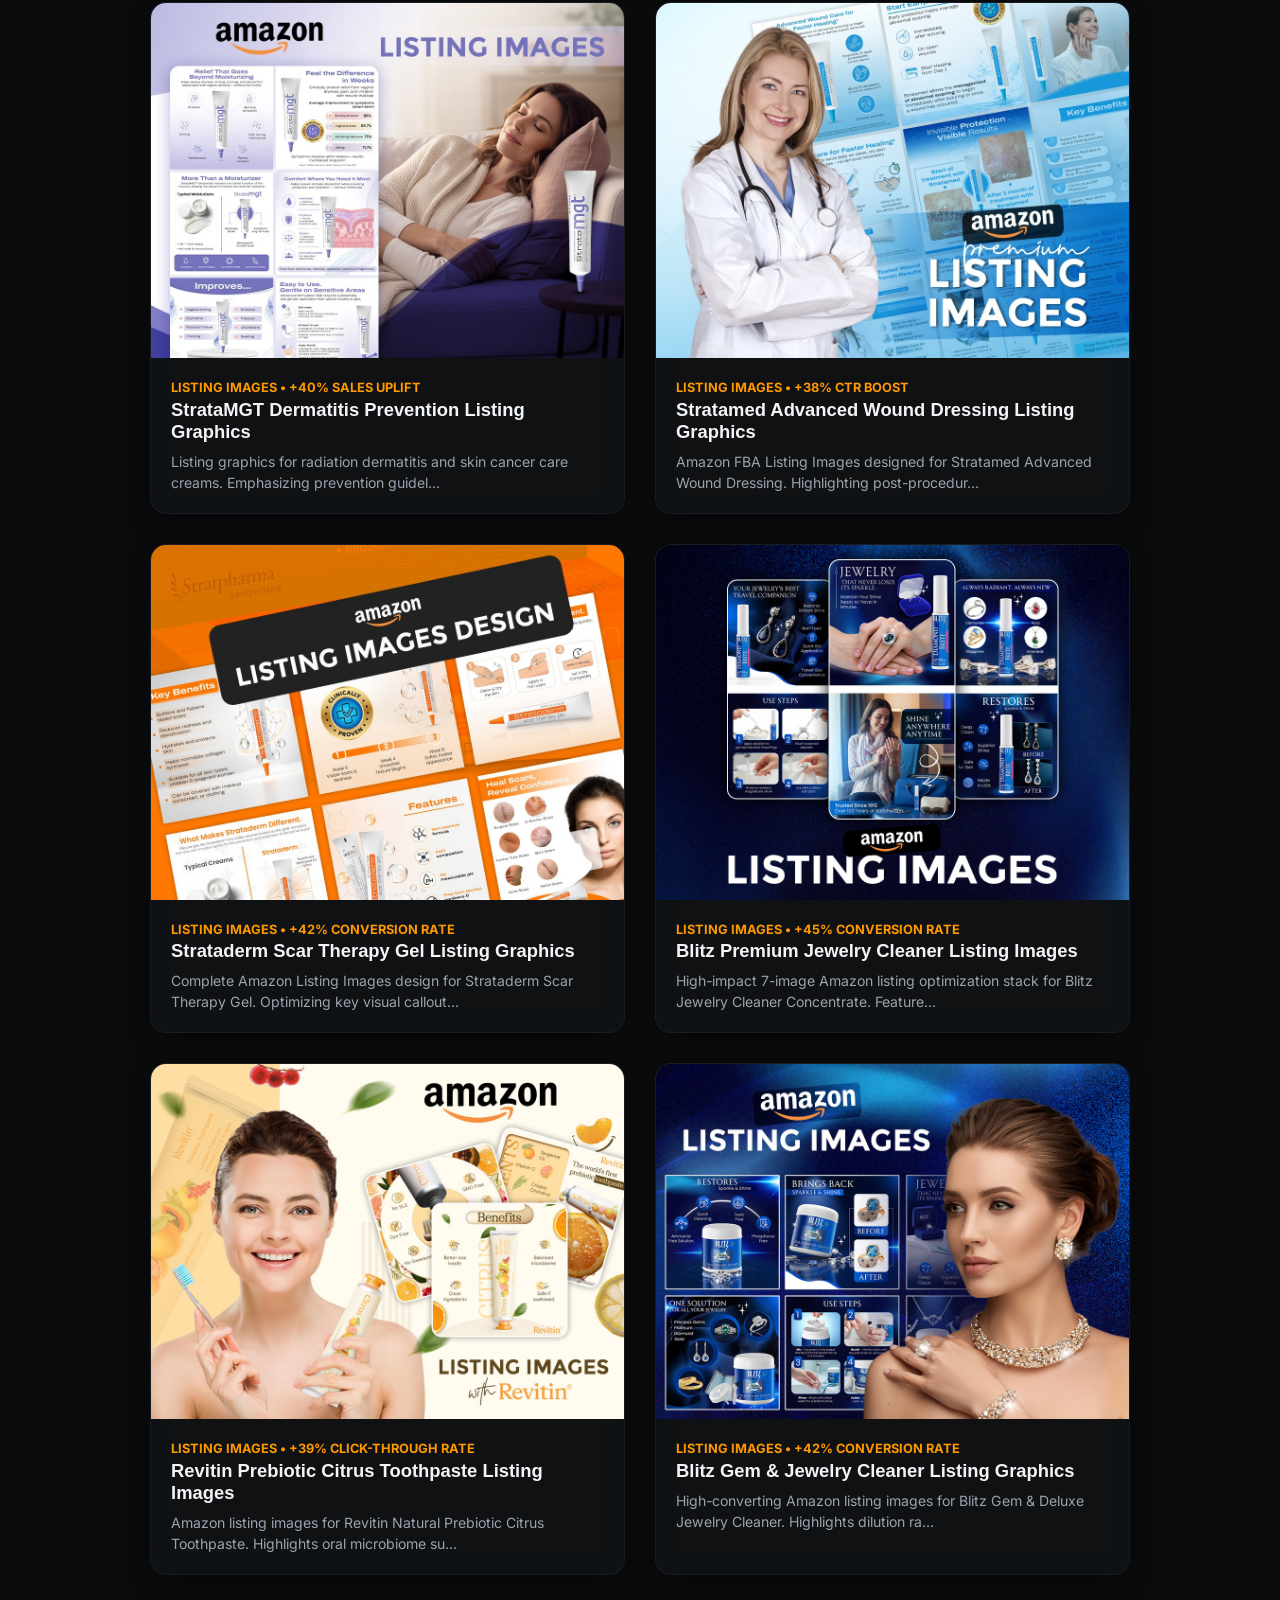
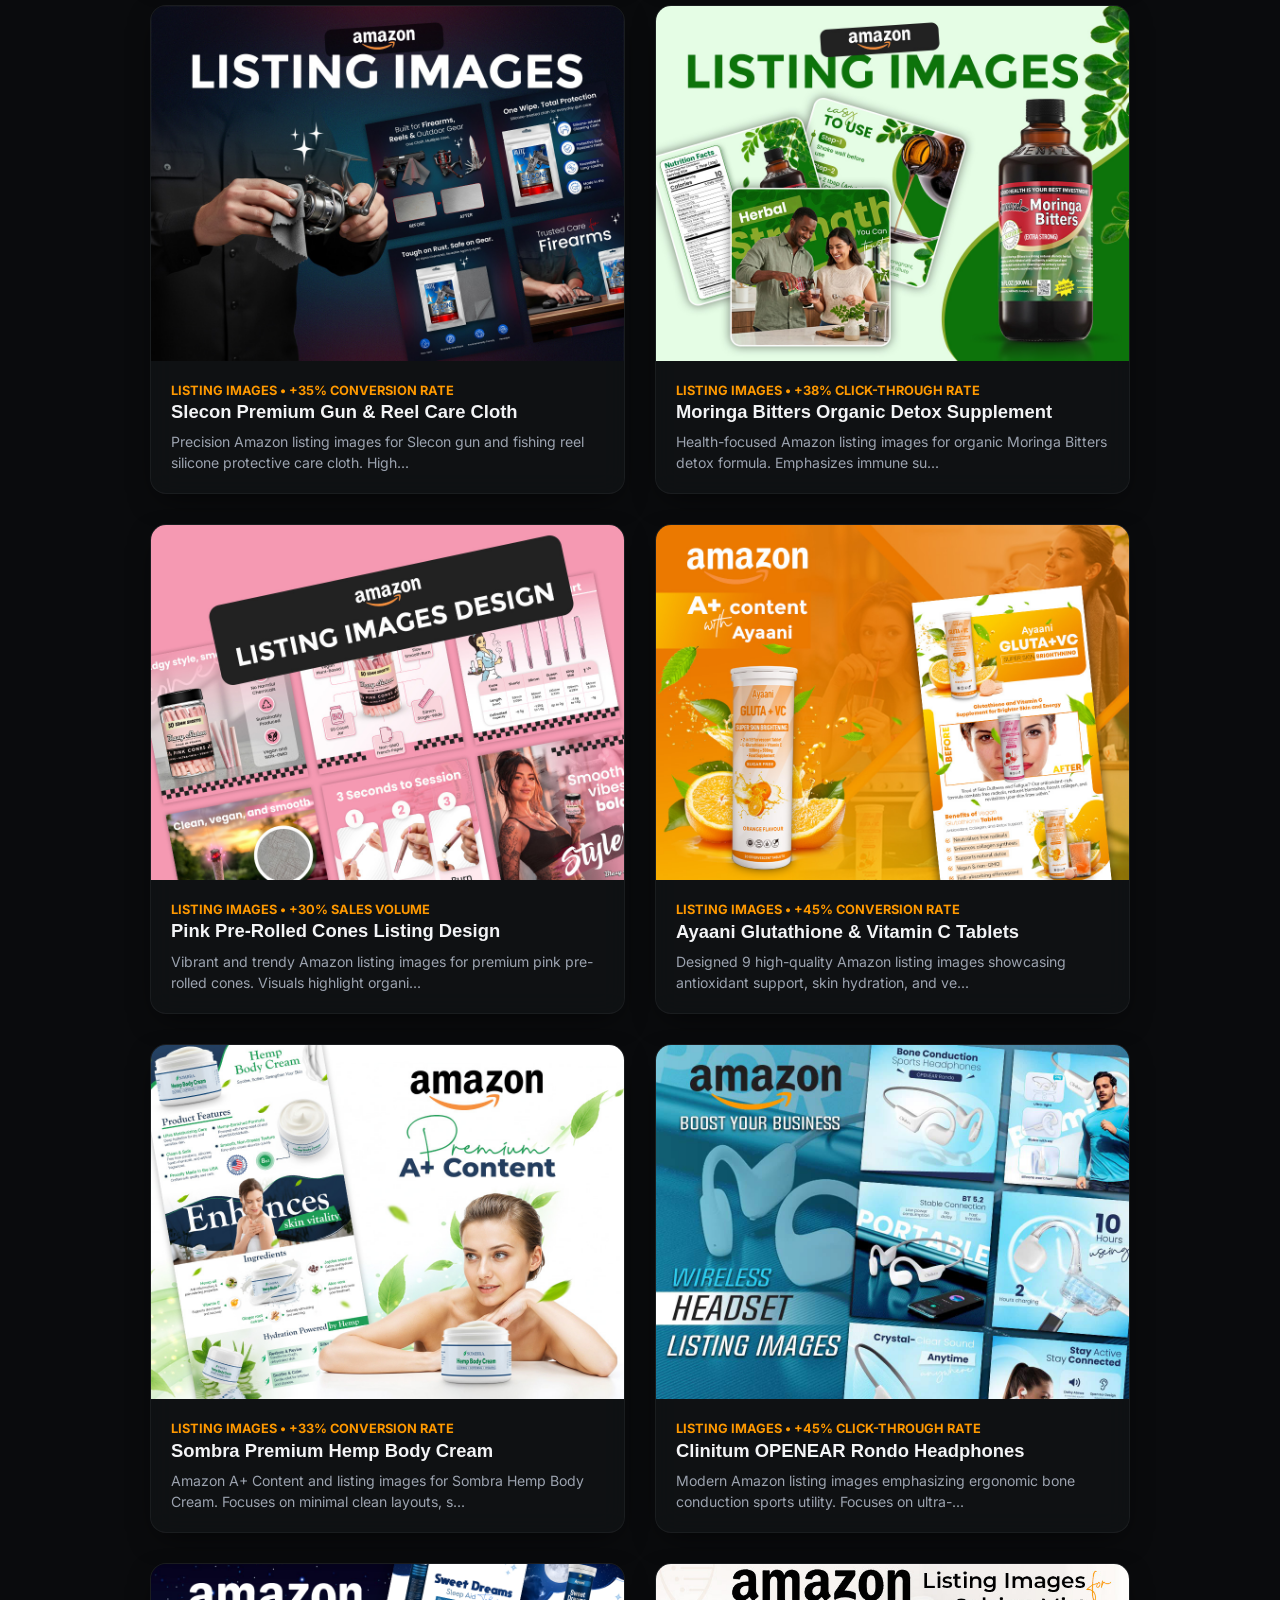
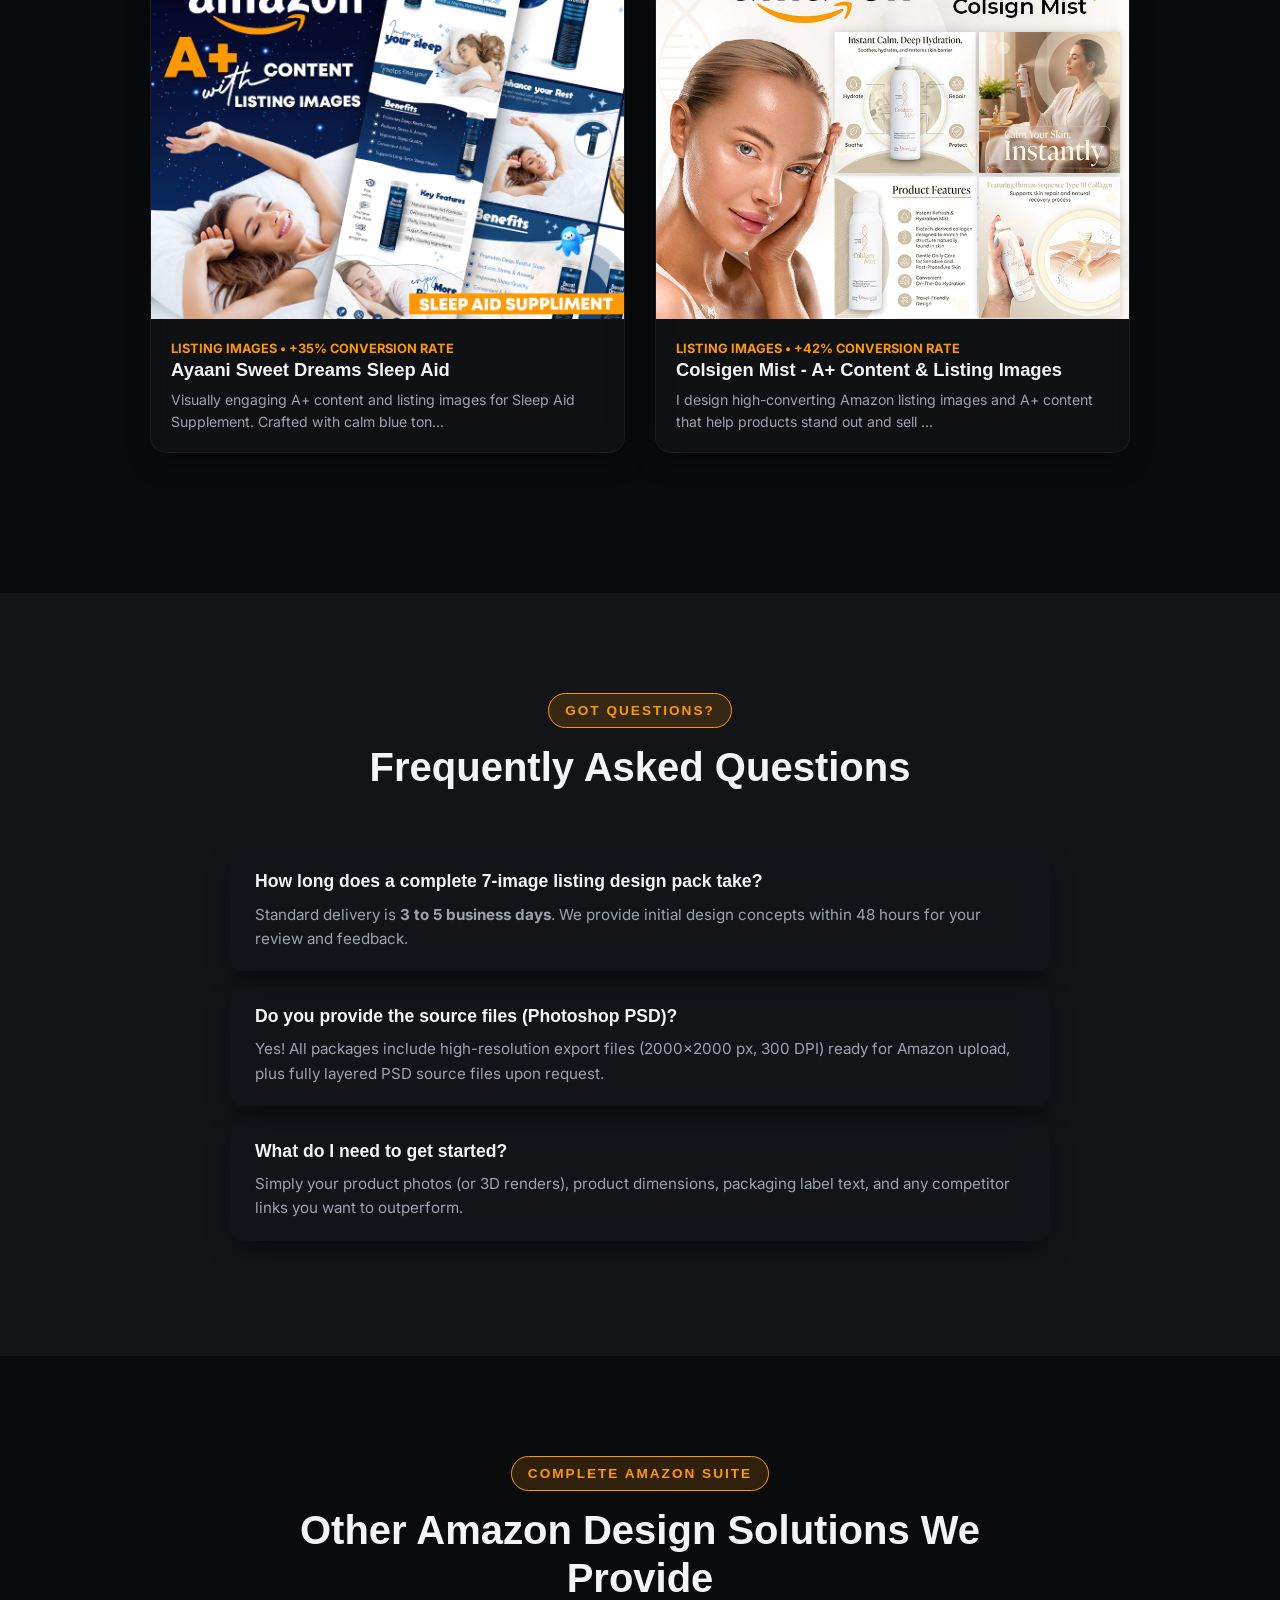
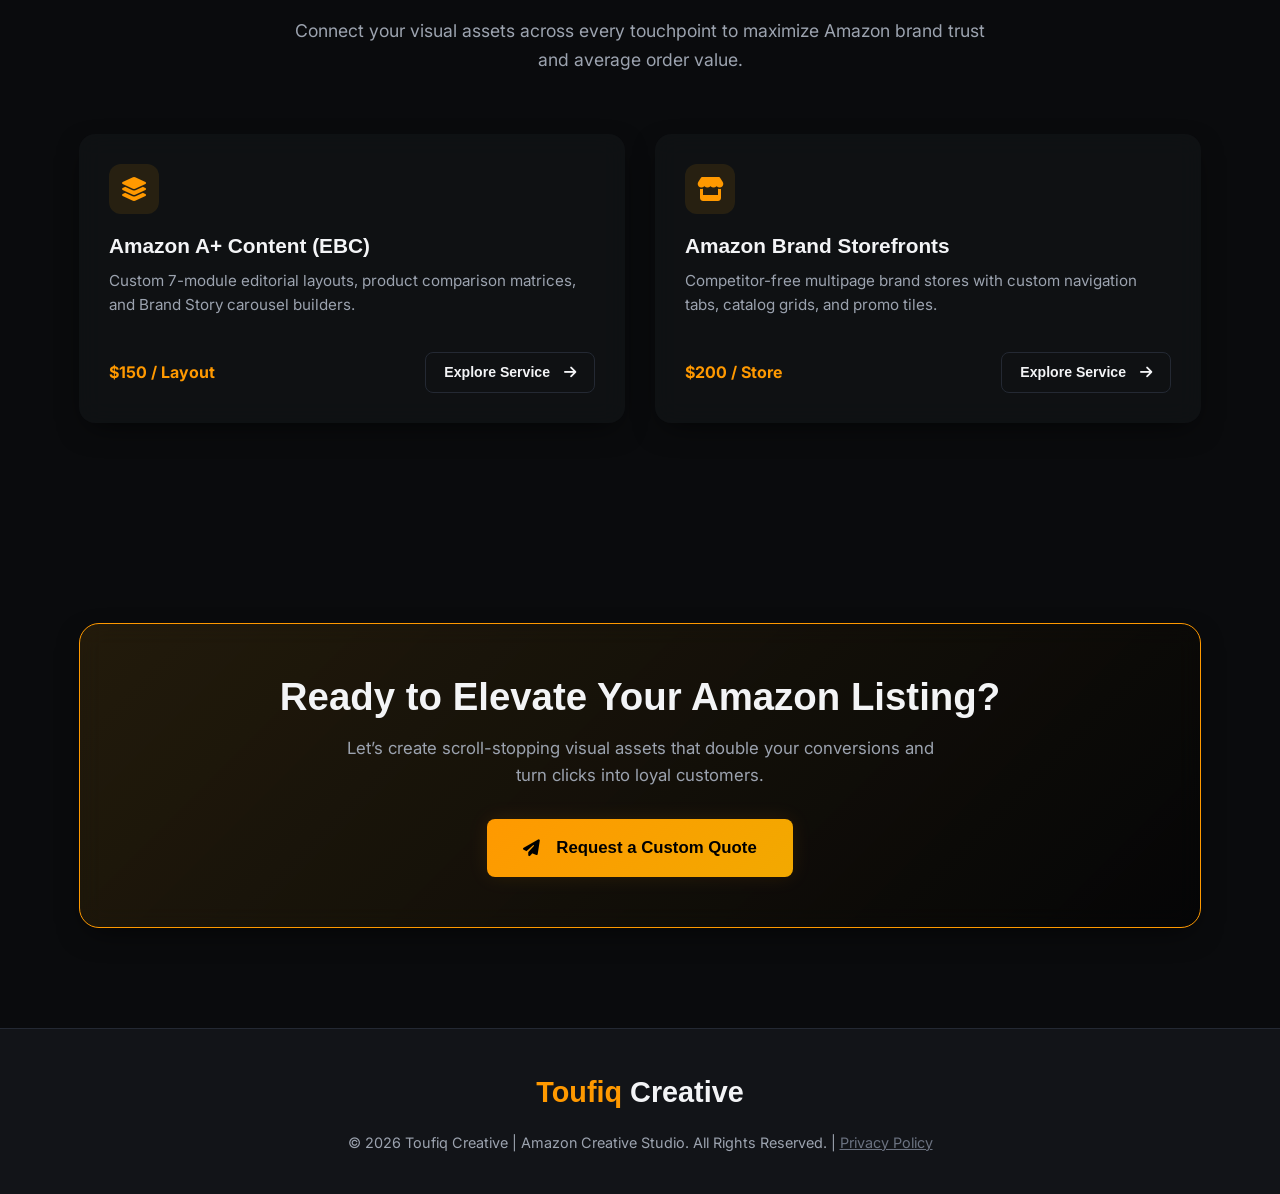
<file: amazon-listing-design.html>
<!DOCTYPE html>
<html lang="en">
<head>
    <meta charset="UTF-8">
    <meta name="viewport" content="width=device-width, initial-scale=1.0">
    <title>Amazon Listing Image Design Services | High-Converting Infographics & Renders | Toufiq Creative</title>
        <!-- Standard & Mobile Favicons -->
    <link rel="icon" type="image/x-icon" href="/favicon.ico">
    <link rel="icon" type="image/png" sizes="32x32" href="images/favicon-32x32.png">
    <link rel="icon" type="image/png" sizes="16x16" href="images/favicon-16x16.png">
    <link rel="apple-touch-icon" sizes="180x180" href="images/apple-touch-icon.png">
    <meta name="description" content="Boost your Amazon FBA sales with data-driven product listing graphics, hero image optimization, benefit-focused infographics, and lifestyle renders by Toufiq Creative.">
    <meta name="keywords" content="Amazon Listing Image Designer, Amazon Product Image Design, Amazon Infographic Design, Amazon Listing Optimization, Amazon FBA Graphic Design, Toufiq Creative">
    <link rel="canonical" href="https://toufiqcreative.com/amazon-listing-design.html">

    <!-- OpenGraph Social Meta Tags -->
    <meta property="og:type" content="website">
    <meta property="og:title" content="Amazon Listing Image Design Services | Toufiq Creative">
    <meta property="og:description" content="Custom 7-image Amazon listing optimization stacks engineered for maximum click-through rate and conversions.">
    <meta property="og:image" content="https://toufiqcreative.com/images/thumbnails/revitin-listing.jpg">
    <meta property="og:url" content="https://toufiqcreative.com/amazon-listing-design.html">
    <meta name="twitter:card" content="summary_large_image">

    <!-- Google Fonts & FontAwesome -->
    <link rel="preconnect" href="https://fonts.googleapis.com">
    <link rel="preconnect" href="https://fonts.gstatic.com" crossorigin>
    <link href="https://fonts.googleapis.com/css2?family=Inter:wght@300;400;500;600;700;800&display=swap" rel="stylesheet">
    <link rel="stylesheet" href="https://cdnjs.cloudflare.com/ajax/libs/font-awesome/6.6.0/css/all.min.css">
    <link rel="stylesheet" href="style.css?v=4.6">

    <!-- Schema.org JSON-LD Service Data -->
    <script type="application/ld+json">
    {
      "@context": "https://schema.org",
      "@type": "Service",
      "name": "Amazon Product Listing Image Design",
      "serviceType": "Amazon Listing Optimization",
      "provider": {
        "@type": "ProfessionalService",
        "name": "Toufiq Creative",
        "url": "https://toufiqcreative.com/",
        "image": "https://toufiqcreative.com/images/favicon.jpg",
        "founder": {
          "@type": "Person",
          "name": "Toufiq Hasan"
        }
      },
      "description": "Comprehensive 7-image conversion-engineered Amazon listing stack including hero click-through images, feature infographics, dimensional diagrams, and realistic lifestyle renders.",
      "offers": {
        "@type": "Offer",
        "price": "100",
        "priceCurrency": "USD"
      }
    }
    </script>

    <style>
        .service-hero { padding: 140px 0 60px 0; text-align: center; background: radial-gradient(circle at center, rgba(255, 170, 0, 0.08) 0%, transparent 70%); }
        .feature-grid { display: grid; grid-template-columns: repeat(auto-fit, minmax(280px, 1fr)); gap: 25px; margin: 40px 0; }
        .feature-card { padding: 30px; border-radius: 16px; border: 1px solid var(--border); background: var(--card-bg); transition: transform 0.3s ease; }
        .feature-card:hover { transform: translateY(-5px); border-color: var(--accent); }
        .feature-card i { font-size: 2rem; color: var(--accent); margin-bottom: 20px; }
        .feature-card h3 { font-size: 1.25rem; margin-bottom: 12px; color: var(--text-primary); }
        .feature-card p { font-size: 0.95rem; color: var(--text-secondary); line-height: 1.6; }
        
        
        
        .gallery-info { padding: 20px; }
        .gallery-info h4 { font-size: 1.15rem; margin-bottom: 8px; color: var(--text-primary); }
        .gallery-info p { font-size: 0.88rem; color: var(--text-secondary); line-height: 1.5; }
        .faq-box { margin: 15px 0; padding: 20px 25px; border-radius: 12px; background: var(--card-bg); border: 1px solid var(--border); }
        .faq-box h4 { font-size: 1.1rem; color: var(--text-primary); margin-bottom: 10px; }
        .faq-box p { font-size: 0.95rem; color: var(--text-secondary); line-height: 1.6; }
    </style>
</head>
<body>
        <!-- Navigation Header -->
        <!-- Navigation Header -->
        <!-- Navigation Header -->
            <!-- Navigation Header -->
    <header class="navbar" id="main-nav">
        <div class="container" style="display: flex; justify-content: space-between; align-items: center;">
            <a href="/" class="logo" id="nav-logo">
                <span>Toufiq</span> Creative
            </a>
            <nav class="nav-links" id="nav-menu">
                <a href="amazon-listing-design.html" class="nav-link" style="color: var(--accent); text-decoration: none; font-weight: 700; font-size: 0.92rem; border-bottom: 2px solid var(--accent); padding-bottom: 4px; transition: color 0.2s;">Listing Images</a>
                <a href="amazon-aplus-content-design.html" class="nav-link" style="color: var(--text-secondary); text-decoration: none; font-weight: 600; font-size: 0.92rem;  transition: color 0.2s;">A+ Content</a>
                <a href="amazon-storefront-design.html" class="nav-link" style="color: var(--text-secondary); text-decoration: none; font-weight: 600; font-size: 0.92rem;  transition: color 0.2s;">Storefronts</a>
                <a href="/#live-listings" class="nav-link" style="color: var(--accent); text-decoration: none; font-weight: 700; font-size: 0.92rem;  transition: color 0.2s;"><i class="fa-brands fa-amazon" style="margin-right: 4px;"></i> Live on Amazon</a>
                <a href="blog.html" class="nav-link" style="color: var(--text-secondary); text-decoration: none; font-weight: 600; font-size: 0.92rem;  transition: color 0.2s;">Case Studies</a>
                <a href="/#contact" class="nav-link" style="color: var(--text-secondary); text-decoration: none; font-weight: 600; font-size: 0.92rem;  transition: color 0.2s;">Contact</a>
                
                <a href="/#contact" class="btn btn-primary nav-mobile-cta" style="padding: 12px 20px; font-size: 0.95rem; width: 100%;">Start Project</a>
            </nav>
            <div class="nav-actions" style="display: flex; gap: 10px; align-items: center;">
                <button class="theme-toggle-btn" id="theme-toggle" aria-label="Toggle Theme">
                    <i class="fa-solid fa-moon" id="theme-icon"></i>
                </button>
                <a href="/#contact" class="btn btn-primary nav-desktop-cta" style="padding: 9px 18px; font-size: 0.88rem; white-space: nowrap;">Start Project</a>
                <div class="menu-toggle" id="mobile-menu-toggle">
                    <i class="fa-solid fa-bars"></i>
                </div>
            </div>
        </div>
    </header>

    <main>
        <section class="service-hero">
            <div class="container">
                <span class="tag"><i class="fa-solid fa-images" style="margin-right: 6px;"></i> High-Converting Listing Graphics</span>
                <h1 class="text-gradient" style="font-size: 3rem; margin: 20px 0 15px 0; line-height: 1.2;">
                    Amazon Listing Image Design That Stops The Scroll & Drives Sales
                </h1>
                <p style="max-width: 750px; margin: 0 auto 30px auto; font-size: 1.15rem; color: var(--text-secondary); line-height: 1.7;">
                    Over 75% of Amazon shoppers buy based purely on listing images. We engineer complete 7-image conversion stacks that highlight USPs, answer buyer doubts, and double your organic click-through rate.
                </p>
                <div style="display: flex; gap: 15px; justify-content: center; flex-wrap: wrap;">
                    <a href="/#contact" class="btn btn-primary" style="padding: 14px 32px; font-size: 1rem;"><i class="fa-solid fa-rocket" style="margin-right: 8px;"></i> Get Listing Design ($100/pack)</a>
                    <a href="https://www.upwork.com/freelancers/~01d9c6461924d60d8d" target="_blank" class="btn btn-secondary" style="padding: 14px 32px; font-size: 1rem;"><i class="fa-brands fa-upwork" style="margin-right: 8px;"></i> Hire on Upwork (Top Rated Plus)</a>
                </div>
                <!-- Hero Visual Showcase Banner -->
                <div style="margin-top: 45px; max-width: 950px; margin-left: auto; margin-right: auto; position: relative;">
                    <div class="glass-card" style="padding: 12px; border-radius: 20px; border: 1px solid rgba(255,170,0,0.3); box-shadow: 0 20px 50px rgba(0,0,0,0.5); overflow: hidden; background: rgba(20,20,20,0.6);">
                        <img src="images/thumbnails/blitz-listing.jpg" alt="Blitz Jewelry Cleaner Amazon Listing Design Showcase" style="width: 100%; border-radius: 14px; display: block; object-fit: cover;">
                    </div>
                    <!-- Floating Metric Pills -->
                    <div style="position: absolute; bottom: -15px; left: 30px; background: rgba(10,10,10,0.9); border: 1px solid var(--accent); padding: 8px 18px; border-radius: 30px; font-size: 0.85rem; font-weight: 700; color: #fff; box-shadow: 0 8px 20px rgba(0,0,0,0.5); display: flex; align-items: center; gap: 8px;">
                        <i class="fa-solid fa-arrow-trend-up" style="color: var(--accent);"></i> +45% Conversion Uplift
                    </div>
                    <div style="position: absolute; top: -15px; right: 30px; background: rgba(10,10,10,0.9); border: 1px solid #14a800; padding: 8px 18px; border-radius: 30px; font-size: 0.85rem; font-weight: 700; color: #fff; box-shadow: 0 8px 20px rgba(0,0,0,0.5); display: flex; align-items: center; gap: 8px;">
                        <i class="fa-solid fa-gem" style="color: #14a800;"></i> 7-Image Full Conversion Stack
                    </div>
                </div>
            </div>
        </section>

        <section class="section-padding" style="background: var(--bg-secondary);">
            <div class="container">
                <div class="section-header">
                    <span class="tag">What's Included</span>
                    <h2>The 7-Image Conversion Stack Breakdown</h2>
                    <p>Every image in your listing gallery serves a psychological sales trigger to convert casual browsers into paying customers.</p>
                </div>

                <div class="feature-grid">
                    <div class="feature-card glass-card">
                        <i class="fa-solid fa-bullseye"></i>
                        <h3>1. Main Hero Image (CTR Booster)</h3>
                        <p>Studio-clean white background image with photorealistic 3D lighting, crisp shadows, and bold packaging angles compliant with Amazon TOS.</p>
                    </div>
                    <div class="feature-card glass-card">
                        <i class="fa-solid fa-list-check"></i>
                        <h3>2. Benefit-Driven Infographics (2x)</h3>
                        <p>Clear, scannable callouts highlighting key features, organic certifications, ingredients, and proprietary technology.</p>
                    </div>
                    <div class="feature-card glass-card">
                        <i class="fa-solid fa-ruler-combined"></i>
                        <h3>3. Dimensions & Capacity Chart</h3>
                        <p>Eliminates size hesitation with exact scale comparisons, ounce/milliliter measurements, and what fits inside.</p>
                    </div>
                    <div class="feature-card glass-card">
                        <i class="fa-solid fa-camera-retro"></i>
                        <h3>4. Realistic Lifestyle Renders (2x)</h3>
                        <p>High-end Midjourney + Photoshop composite renders placing your product in modern luxury homes, gyms, or outdoor settings.</p>
                    </div>
                    <div class="feature-card glass-card">
                        <i class="fa-solid fa-table-columns"></i>
                        <h3>5. Us vs. Them Comparison Grid</h3>
                        <p>Directly contrasts your premium advantages against generic competitors, highlighting why your product is worth every penny.</p>
                    </div>
                    <div class="feature-card glass-card">
                        <i class="fa-solid fa-mobile-screen-button"></i>
                        <h3>6. Mobile-First Readability</h3>
                        <p>Large typography and high-contrast color palettes ensuring 100% legibility on small smartphone screens.</p>
                    </div>
                </div>
            </div>
        </section>

        <section class="section-padding">
            <div class="container">
                <div class="section-header">
                    <span class="tag">Proven Client Results</span>
                    <h2>Featured Listing Design Works</h2>
                    <p>Explore recent Amazon listing optimization packages crafted for global brands.</p>
                </div>

                <div class="container">
                <div id="listing-gallery-grid" class="portfolio-gallery-grid"></div>
            </div>
        </section>

        <!-- FAQs Section -->
        <section class="section-padding" style="background: var(--bg-secondary);">
            <div class="container" style="max-width: 850px;">
                <div class="section-header">
                    <span class="tag">Got Questions?</span>
                    <h2>Frequently Asked Questions</h2>
                </div>

                <div class="faq-box glass-card">
                    <h4>How long does a complete 7-image listing design pack take?</h4>
                    <p>Standard delivery is <strong>3 to 5 business days</strong>. We provide initial design concepts within 48 hours for your review and feedback.</p>
                </div>
                <div class="faq-box glass-card">
                    <h4>Do you provide the source files (Photoshop PSD)?</h4>
                    <p>Yes! All packages include high-resolution export files (2000x2000 px, 300 DPI) ready for Amazon upload, plus fully layered PSD source files upon request.</p>
                </div>
                <div class="faq-box glass-card">
                    <h4>What do I need to get started?</h4>
                    <p>Simply your product photos (or 3D renders), product dimensions, packaging label text, and any competitor links you want to outperform.</p>
                </div>
            </div>
        </section>

        
        <!-- Other Amazon Design Services (Internal Linking Silo) -->
        <section class="section-padding" style="background: var(--bg-primary);">
            <div class="container">
                <div class="section-header">
                    <span class="tag">Complete Amazon Suite</span>
                    <h2>Other Amazon Design Solutions We Provide</h2>
                    <p>Connect your visual assets across every touchpoint to maximize Amazon brand trust and average order value.</p>
                </div>
                <div style="display: grid; grid-template-columns: repeat(auto-fit, minmax(320px, 1fr)); gap: 30px; margin-top: 40px;">
                    
                    <div class="glass-card" style="padding: 30px; border-radius: 16px; border: 1px solid var(--border); display: flex; flex-direction: column; justify-content: space-between;">
                        <div>
                            <div style="width: 50px; height: 50px; border-radius: 12px; background: rgba(255,170,0,0.1); color: var(--accent); display: flex; align-items: center; justify-content: center; font-size: 1.5rem; margin-bottom: 20px;">
                                <i class="fa-solid fa-layer-group"></i>
                            </div>
                            <h3 style="font-size: 1.3rem; margin-bottom: 10px; color: var(--text-primary);">Amazon A+ Content (EBC)</h3>
                            <p style="color: var(--text-secondary); font-size: 0.95rem; line-height: 1.6; margin-bottom: 20px;">Custom 7-module editorial layouts, product comparison matrices, and Brand Story carousel builders.</p>
                        </div>
                        <div style="display: flex; justify-content: space-between; align-items: center; padding-top: 15px; border-top: 1px solid var(--border);">
                            <span style="font-weight: 700; color: var(--accent);">$150 / Layout</span>
                            <a href="amazon-aplus-content-design.html" class="btn btn-secondary" style="padding: 8px 18px; font-size: 0.88rem;">Explore Service <i class="fa-solid fa-arrow-right" style="margin-left: 6px;"></i></a>
                        </div>
                    </div>
                    <div class="glass-card" style="padding: 30px; border-radius: 16px; border: 1px solid var(--border); display: flex; flex-direction: column; justify-content: space-between;">
                        <div>
                            <div style="width: 50px; height: 50px; border-radius: 12px; background: rgba(255,170,0,0.1); color: var(--accent); display: flex; align-items: center; justify-content: center; font-size: 1.5rem; margin-bottom: 20px;">
                                <i class="fa-solid fa-store"></i>
                            </div>
                            <h3 style="font-size: 1.3rem; margin-bottom: 10px; color: var(--text-primary);">Amazon Brand Storefronts</h3>
                            <p style="color: var(--text-secondary); font-size: 0.95rem; line-height: 1.6; margin-bottom: 20px;">Competitor-free multipage brand stores with custom navigation tabs, catalog grids, and promo tiles.</p>
                        </div>
                        <div style="display: flex; justify-content: space-between; align-items: center; padding-top: 15px; border-top: 1px solid var(--border);">
                            <span style="font-weight: 700; color: var(--accent);">$200 / Store</span>
                            <a href="amazon-storefront-design.html" class="btn btn-secondary" style="padding: 8px 18px; font-size: 0.88rem;">Explore Service <i class="fa-solid fa-arrow-right" style="margin-left: 6px;"></i></a>
                        </div>
                    </div>
                </div>
            </div>
        </section>

        <!-- CTA Banner -->
        <section class="section-padding">
            <div class="container">
                <div class="glass-card" style="padding: 50px; text-align: center; border-radius: 20px; border: 1px solid var(--accent); background: linear-gradient(135deg, rgba(255,170,0,0.1), rgba(0,0,0,0.5));">
                    <h2 style="font-size: 2.4rem; margin-bottom: 15px;">Ready to Elevate Your Amazon Listing?</h2>
                    <p style="color: var(--text-secondary); max-width: 600px; margin: 0 auto 30px auto; font-size: 1.05rem;">
                        Let’s create scroll-stopping visual assets that double your conversions and turn clicks into loyal customers.
                    </p>
                    <a href="/#contact" class="btn btn-primary" style="padding: 16px 36px; font-size: 1.05rem;"><i class="fa-solid fa-paper-plane" style="margin-right: 8px;"></i> Request a Custom Quote</a>
                </div>
            </div>
        </section>
    </main>

    <div class="modal" id="project-modal">
        <div class="glass-card modal-content">
            <button class="modal-close" id="modal-close-btn">&times;</button>
            <div class="modal-visual" id="modal-visual-area" style="position: relative; width: 100%; height: 100%; min-height: 400px; display: flex; align-items: center; justify-content: center; overflow: hidden; border-radius: 20px 0 0 20px;">
                <!-- Slides will be inserted dynamically by JS -->
                <div class="modal-slides-wrapper" id="modal-slides-wrapper" style="display: flex; width: 100%; height: 100%; transition: transform 0.4s cubic-bezier(0.25, 0.46, 0.45, 0.94);">
                    <!-- Slide elements go here -->
                </div>
                
                <!-- Navigation Arrows -->
                <button class="modal-arrow arrow-left" id="modal-arrow-left" style="position: absolute; left: 15px; top: 50%; transform: translateY(-50%); background: rgba(0,0,0,0.6); border: 1px solid var(--border-color); color: #fff; width: 40px; height: 40px; border-radius: 50%; display: flex; align-items: center; justify-content: center; cursor: pointer; z-index: 100; opacity: 0; pointer-events: none;"><i class="fa-solid fa-chevron-left"></i></button>
                <button class="modal-arrow arrow-right" id="modal-arrow-right" style="position: absolute; right: 15px; top: 50%; transform: translateY(-50%); background: rgba(0,0,0,0.6); border: 1px solid var(--border-color); color: #fff; width: 40px; height: 40px; border-radius: 50%; display: flex; align-items: center; justify-content: center; cursor: pointer; z-index: 100; opacity: 0; pointer-events: none;"><i class="fa-solid fa-chevron-right"></i></button>
                
                <!-- Pagination Indicator -->
                <div class="modal-pagination" id="modal-pagination" style="position: absolute; bottom: 15px; left: 50%; transform: translateX(-50%); background: rgba(0,0,0,0.75); padding: 5px 12px; border-radius: 20px; font-size: 0.8rem; font-weight: 600; color: var(--accent); z-index: 100; display: none; backdrop-filter: blur(4px); -webkit-backdrop-filter: blur(4px); border: 1px solid var(--border-color);">1 / 1</div>
            </div>
            <div class="modal-info">
                <span class="portfolio-details" style="padding:0;">
                    <span class="meta" style="margin-bottom: 10px;">
                        <span class="category-tag">
                            <span class="category" id="modal-category">Case Study</span>
                            <span class="uplift" id="modal-uplift"></span>
                        </span>
                    </span>
                    <h3 id="modal-title" style="font-size: 1.8rem; margin-bottom: 15px;">Case Study Details</h3>
                    <p id="modal-desc" style="font-size: 0.95rem; margin-bottom: 25px; line-height: 1.6;"></p>
                    
                    <h4 style="font-size: 1rem; margin-bottom: 10px; font-weight: 600;">Optimized Amazon Features:</h4>
                    <ul id="modal-features-list" style="margin-bottom: 30px; display:flex; flex-direction:column; gap:8px;">
                        <!-- Bullet points loaded here -->
                    </ul>
                    
                    <a href="#contact" class="btn btn-primary" id="modal-cta-btn">Discuss Similar Project</a>
                </span>
            </div>
        </div>
    </div>

    <footer class="footer">
        <div class="container">
            <div class="footer-logo"><span>Toufiq</span> Creative</div>
            <p>&copy; 2026 Toufiq Creative | Amazon Creative Studio. All Rights Reserved. | <a href="privacy.html" style="color: var(--text-muted); text-decoration: underline;">Privacy Policy</a></p>
        </div>
    </footer>
    <script src="app.js?v=4.6"></script>
</body>
</html>
</file>
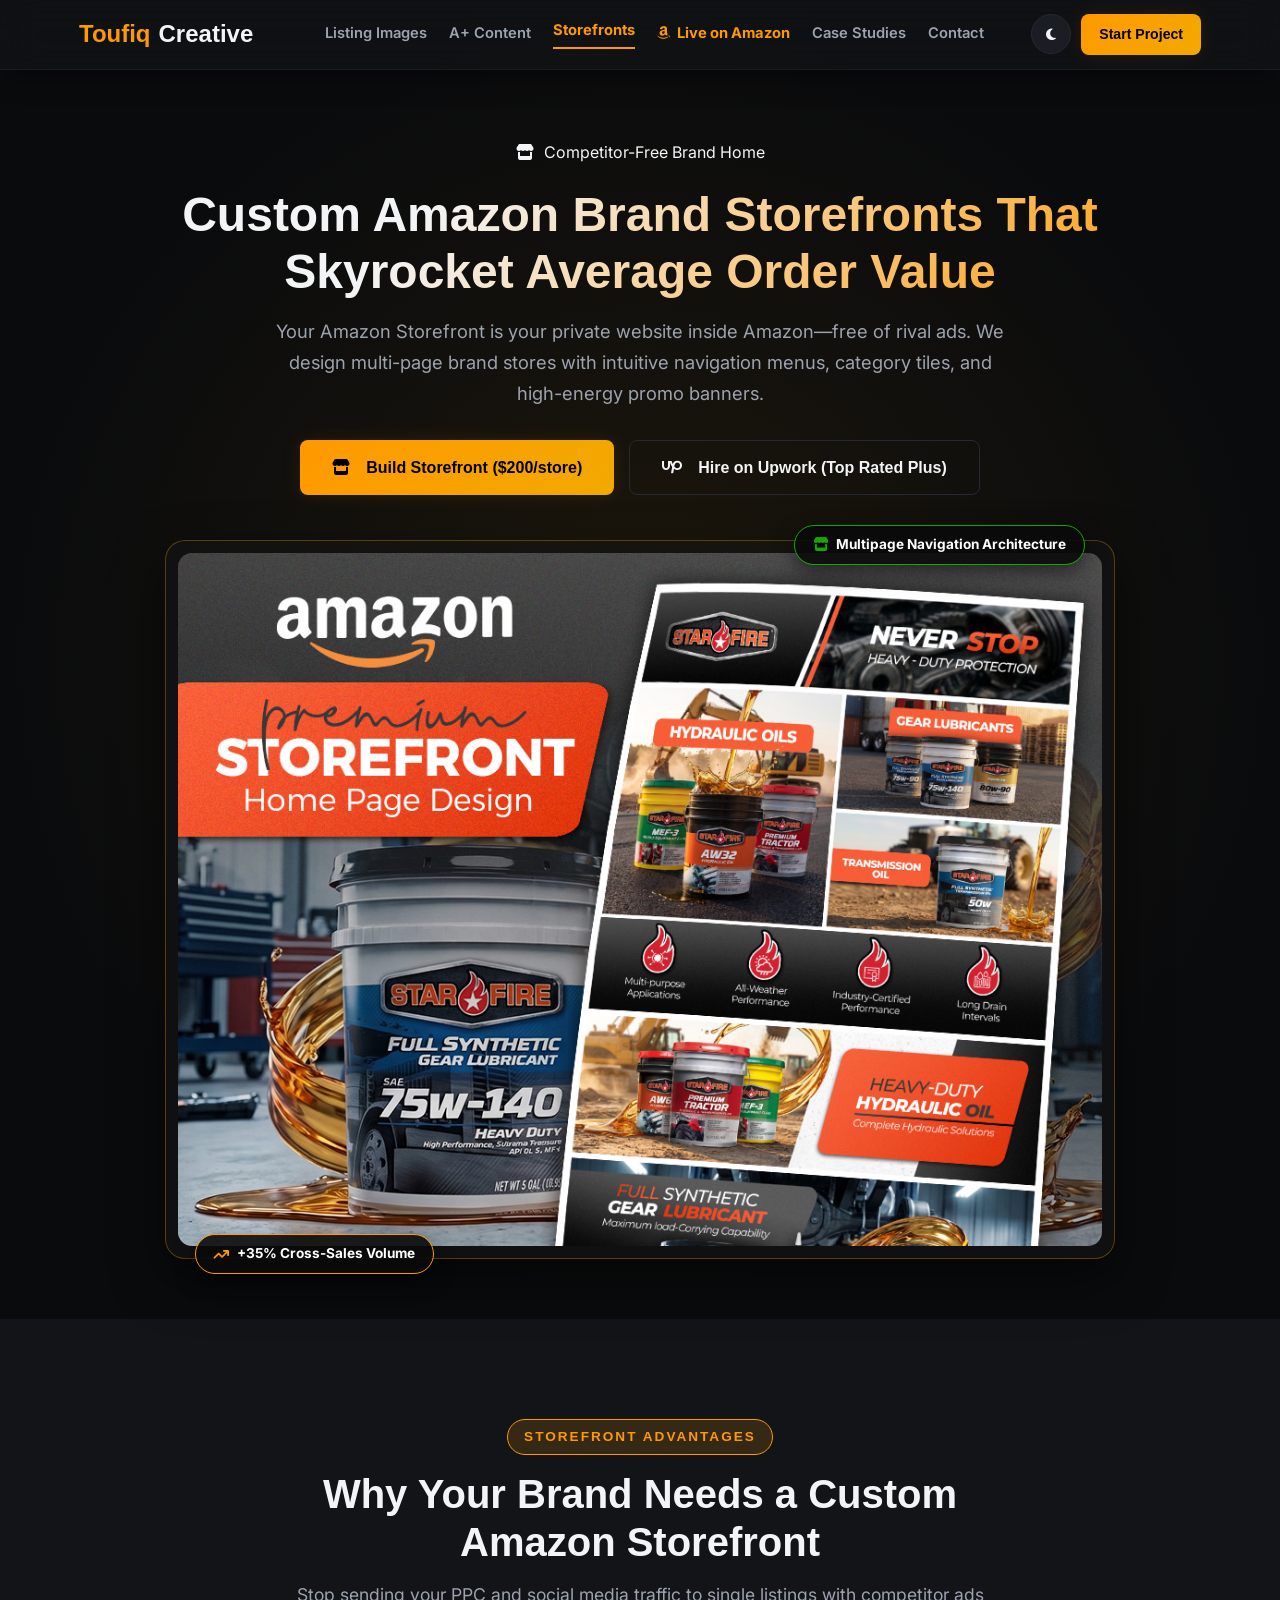
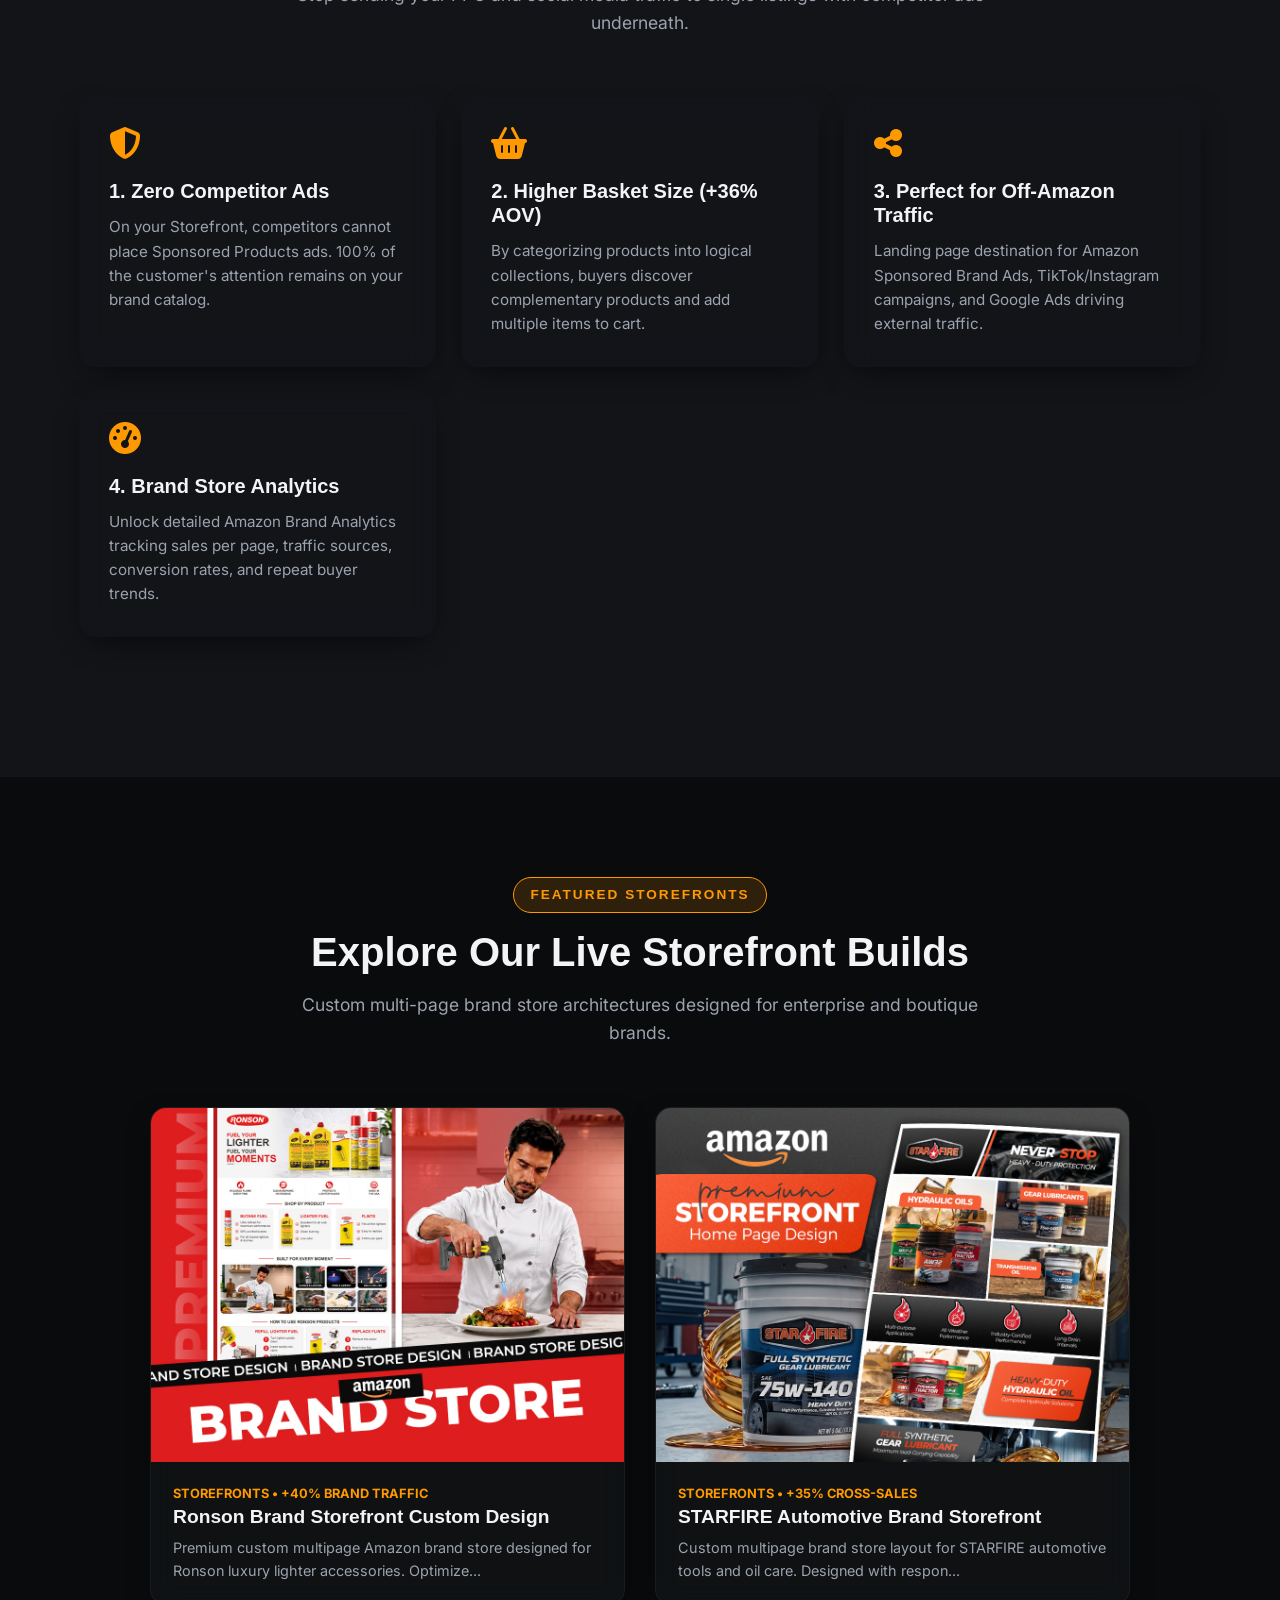
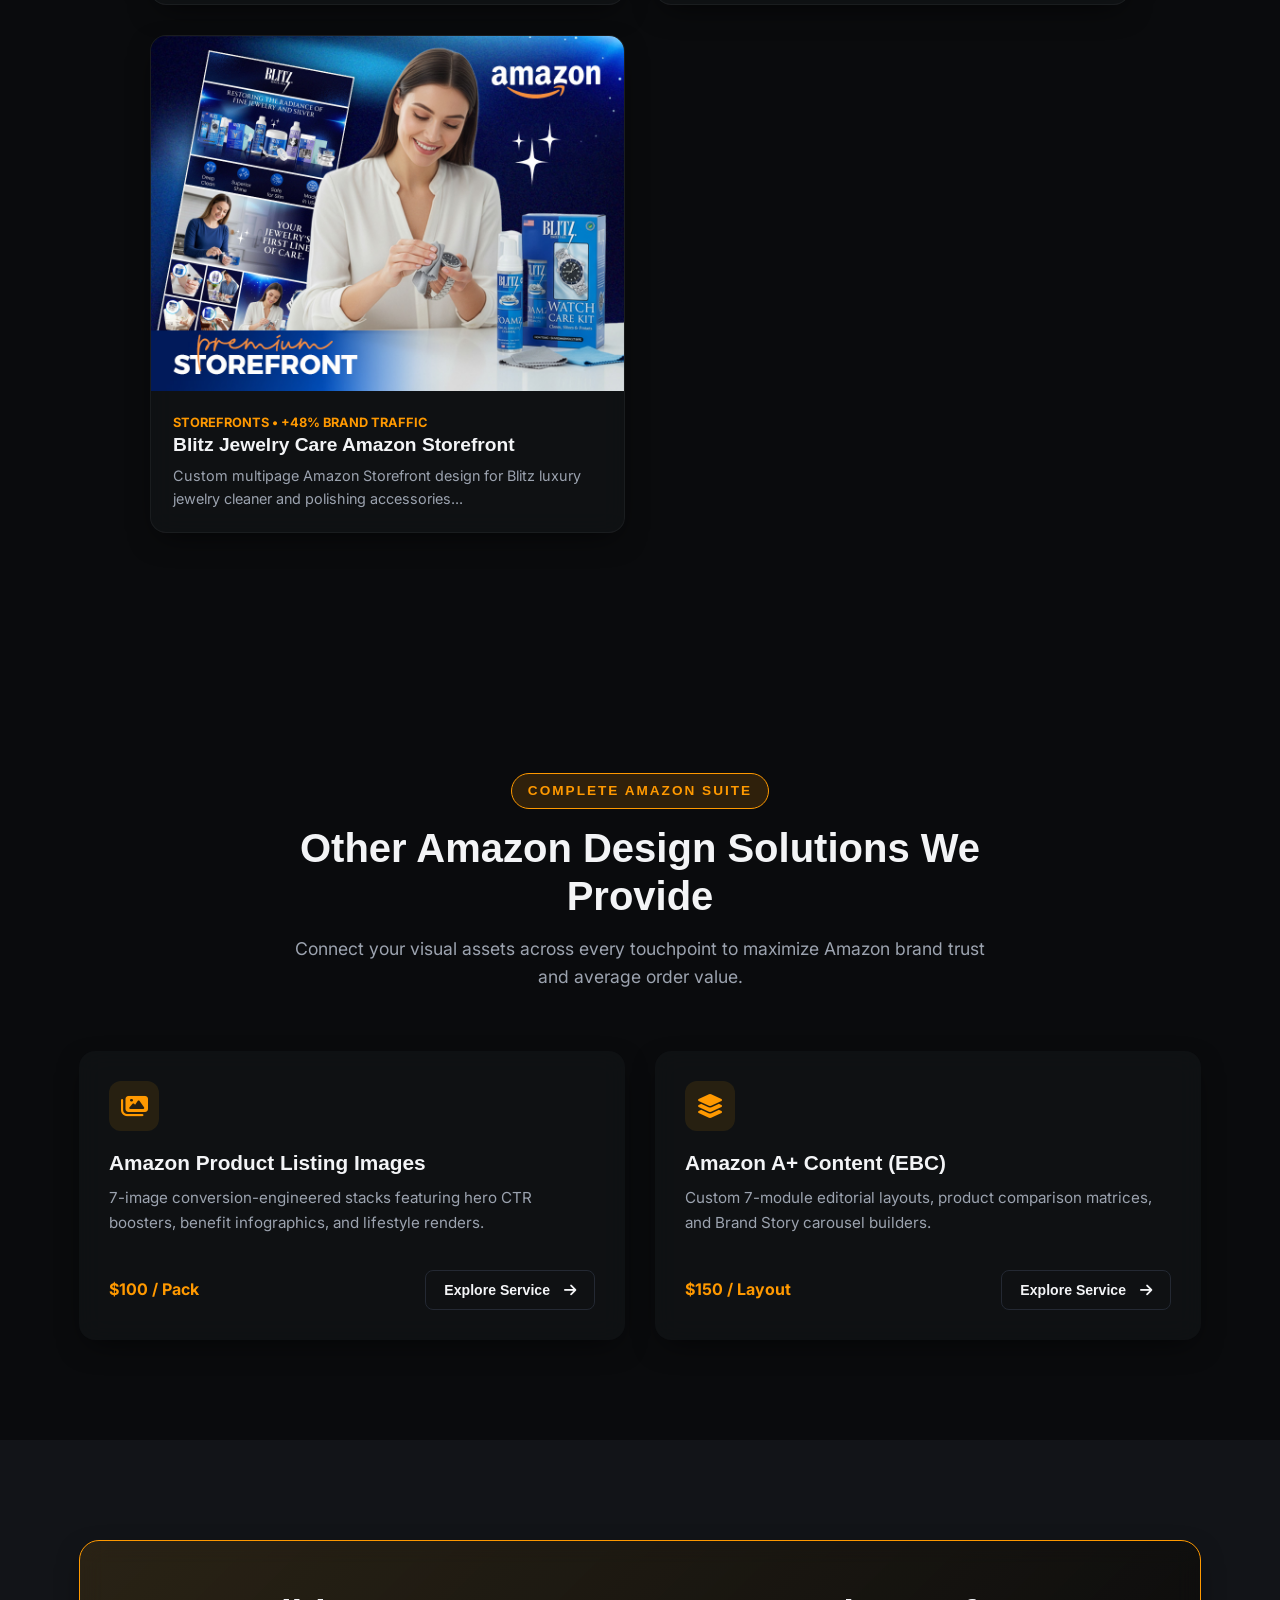
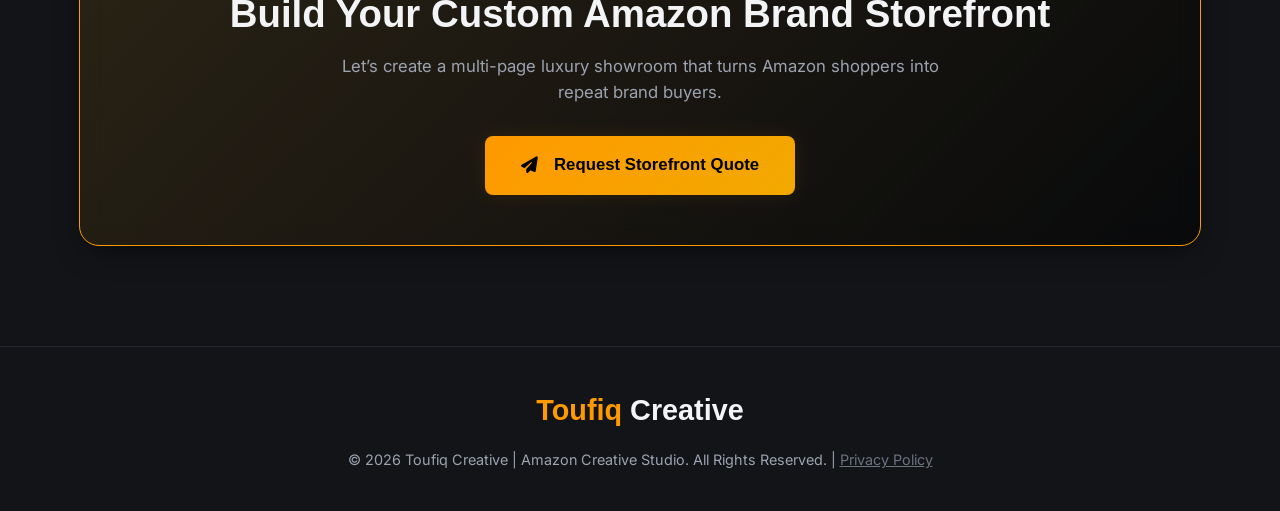
<file: amazon-storefront-design.html>
<!DOCTYPE html>
<html lang="en">
<head>
    <meta charset="UTF-8">
    <meta name="viewport" content="width=device-width, initial-scale=1.0">
    <title>Amazon Storefront Design Services | Custom Multipage Brand Stores | Toufiq Creative</title>
        <!-- Standard & Mobile Favicons -->
    <link rel="icon" type="image/x-icon" href="/favicon.ico">
    <link rel="icon" type="image/png" sizes="32x32" href="images/favicon-32x32.png">
    <link rel="icon" type="image/png" sizes="16x16" href="images/favicon-16x16.png">
    <link rel="apple-touch-icon" sizes="180x180" href="images/apple-touch-icon.png">
    <meta name="description" content="Create an immersive, competitor-free shopping experience on Amazon. Custom multi-page Storefront design with navigation menus, catalog grids, and promo tiles.">
    <meta name="keywords" content="Amazon Storefront Designer, Amazon Brand Store Design Agency, Custom Amazon Storefront Builder, Amazon Storefront Optimization, Toufiq Creative">
    <link rel="canonical" href="https://toufiqcreative.com/amazon-storefront-design.html">

    <!-- OpenGraph Social Meta Tags -->
    <meta property="og:type" content="website">
    <meta property="og:title" content="Amazon Storefront Design Services | Toufiq Creative">
    <meta property="og:description" content="Custom multipage Amazon Storefront architectures designed to drive repeat traffic, boost basket size, and eliminate competitor ads.">
    <meta property="og:image" content="https://toufiqcreative.com/images/thumbnails/starfire-storefront.jpg">
    <meta property="og:url" content="https://toufiqcreative.com/amazon-storefront-design.html">
    <meta name="twitter:card" content="summary_large_image">

    <!-- Google Fonts & FontAwesome -->
    <link rel="preconnect" href="https://fonts.googleapis.com">
    <link rel="preconnect" href="https://fonts.gstatic.com" crossorigin>
    <link href="https://fonts.googleapis.com/css2?family=Inter:wght@300;400;500;600;700;800&display=swap" rel="stylesheet">
    <link rel="stylesheet" href="https://cdnjs.cloudflare.com/ajax/libs/font-awesome/6.6.0/css/all.min.css">
    <link rel="stylesheet" href="style.css?v=4.6">

    <!-- Schema.org JSON-LD Service Data -->
    <script type="application/ld+json">
    {
      "@context": "https://schema.org",
      "@type": "Service",
      "name": "Amazon Brand Storefront Design",
      "serviceType": "Amazon Storefront Design",
      "provider": {
        "@type": "ProfessionalService",
        "name": "Toufiq Creative",
        "url": "https://toufiqcreative.com/",
        "image": "https://toufiqcreative.com/images/favicon.jpg",
        "founder": {
          "@type": "Person",
          "name": "Toufiq Hasan"
        }
      },
      "description": "Multi-page custom Amazon Brand Storefront design with navigation hierarchy, shoppable product tiles, promo banners, and mobile responsive optimization.",
      "offers": {
        "@type": "Offer",
        "price": "200",
        "priceCurrency": "USD"
      }
    }
    </script>

    <style>
        .service-hero { padding: 140px 0 60px 0; text-align: center; background: radial-gradient(circle at center, rgba(255, 170, 0, 0.08) 0%, transparent 70%); }
        .feature-grid { display: grid; grid-template-columns: repeat(auto-fit, minmax(280px, 1fr)); gap: 25px; margin: 40px 0; }
        .feature-card { padding: 30px; border-radius: 16px; border: 1px solid var(--border); background: var(--card-bg); transition: transform 0.3s ease; }
        .feature-card:hover { transform: translateY(-5px); border-color: var(--accent); }
        .feature-card i { font-size: 2rem; color: var(--accent); margin-bottom: 20px; }
        .feature-card h3 { font-size: 1.25rem; margin-bottom: 12px; color: var(--text-primary); }
        .feature-card p { font-size: 0.95rem; color: var(--text-secondary); line-height: 1.6; }
        
        .sf-card { border-radius: 20px; overflow: hidden; border: 1px solid var(--border); background: var(--card-bg); transition: transform 0.3s ease; }
        .sf-card:hover { transform: translateY(-6px); border-color: var(--accent); }
        .sf-card img { width: 100%; aspect-ratio: 4/3; object-fit: cover; display: block; }
        .sf-info { padding: 25px; }
        .sf-info h4 { font-size: 1.3rem; margin-bottom: 10px; color: var(--text-primary); }
        .sf-info p { font-size: 0.95rem; color: var(--text-secondary); line-height: 1.6; margin-bottom: 15px; }
        .sf-badges { display: flex; gap: 8px; flex-wrap: wrap; }
        .sf-badge { font-size: 0.8rem; font-weight: 600; padding: 4px 12px; border-radius: 6px; background: rgba(255, 170, 0, 0.1); color: var(--accent); }
    </style>
</head>
<body>
        <!-- Navigation Header -->
        <!-- Navigation Header -->
        <!-- Navigation Header -->
            <!-- Navigation Header -->
    <header class="navbar" id="main-nav">
        <div class="container" style="display: flex; justify-content: space-between; align-items: center;">
            <a href="/" class="logo" id="nav-logo">
                <span>Toufiq</span> Creative
            </a>
            <nav class="nav-links" id="nav-menu">
                <a href="amazon-listing-design.html" class="nav-link" style="color: var(--text-secondary); text-decoration: none; font-weight: 600; font-size: 0.92rem;  transition: color 0.2s;">Listing Images</a>
                <a href="amazon-aplus-content-design.html" class="nav-link" style="color: var(--text-secondary); text-decoration: none; font-weight: 600; font-size: 0.92rem;  transition: color 0.2s;">A+ Content</a>
                <a href="amazon-storefront-design.html" class="nav-link" style="color: var(--accent); text-decoration: none; font-weight: 700; font-size: 0.92rem; border-bottom: 2px solid var(--accent); padding-bottom: 4px; transition: color 0.2s;">Storefronts</a>
                <a href="/#live-listings" class="nav-link" style="color: var(--accent); text-decoration: none; font-weight: 700; font-size: 0.92rem;  transition: color 0.2s;"><i class="fa-brands fa-amazon" style="margin-right: 4px;"></i> Live on Amazon</a>
                <a href="blog.html" class="nav-link" style="color: var(--text-secondary); text-decoration: none; font-weight: 600; font-size: 0.92rem;  transition: color 0.2s;">Case Studies</a>
                <a href="/#contact" class="nav-link" style="color: var(--text-secondary); text-decoration: none; font-weight: 600; font-size: 0.92rem;  transition: color 0.2s;">Contact</a>
                
                <a href="/#contact" class="btn btn-primary nav-mobile-cta" style="padding: 12px 20px; font-size: 0.95rem; width: 100%;">Start Project</a>
            </nav>
            <div class="nav-actions" style="display: flex; gap: 10px; align-items: center;">
                <button class="theme-toggle-btn" id="theme-toggle" aria-label="Toggle Theme">
                    <i class="fa-solid fa-moon" id="theme-icon"></i>
                </button>
                <a href="/#contact" class="btn btn-primary nav-desktop-cta" style="padding: 9px 18px; font-size: 0.88rem; white-space: nowrap;">Start Project</a>
                <div class="menu-toggle" id="mobile-menu-toggle">
                    <i class="fa-solid fa-bars"></i>
                </div>
            </div>
        </div>
    </header>

    <main>
        <section class="service-hero">
            <div class="container">
                <span class="tag"><i class="fa-solid fa-store" style="margin-right: 6px;"></i> Competitor-Free Brand Home</span>
                <h1 class="text-gradient" style="font-size: 3rem; margin: 20px 0 15px 0; line-height: 1.2;">
                    Custom Amazon Brand Storefronts That Skyrocket Average Order Value
                </h1>
                <p style="max-width: 750px; margin: 0 auto 30px auto; font-size: 1.15rem; color: var(--text-secondary); line-height: 1.7;">
                    Your Amazon Storefront is your private website inside Amazon—free of rival ads. We design multi-page brand stores with intuitive navigation menus, category tiles, and high-energy promo banners.
                </p>
                <div style="display: flex; gap: 15px; justify-content: center; flex-wrap: wrap;">
                    <a href="/#contact" class="btn btn-primary" style="padding: 14px 32px; font-size: 1rem;"><i class="fa-solid fa-store" style="margin-right: 8px;"></i> Build Storefront ($200/store)</a>
                    <a href="https://www.upwork.com/freelancers/~01d9c6461924d60d8d" target="_blank" class="btn btn-secondary" style="padding: 14px 32px; font-size: 1rem;"><i class="fa-brands fa-upwork" style="margin-right: 8px;"></i> Hire on Upwork (Top Rated Plus)</a>
                </div>
                <!-- Hero Visual Showcase Banner -->
                <div style="margin-top: 45px; max-width: 950px; margin-left: auto; margin-right: auto; position: relative;">
                    <div class="glass-card" style="padding: 12px; border-radius: 20px; border: 1px solid rgba(255,170,0,0.3); box-shadow: 0 20px 50px rgba(0,0,0,0.5); overflow: hidden; background: rgba(20,20,20,0.6);">
                        <img src="images/thumbnails/starfire-storefront.jpg" alt="Amazon Brand Storefront Hero Showcase" style="width: 100%; border-radius: 14px; display: block; object-fit: cover;">
                    </div>
                    <!-- Floating Metric Pills -->
                    <div style="position: absolute; bottom: -15px; left: 30px; background: rgba(10,10,10,0.9); border: 1px solid var(--accent); padding: 8px 18px; border-radius: 30px; font-size: 0.85rem; font-weight: 700; color: #fff; box-shadow: 0 8px 20px rgba(0,0,0,0.5); display: flex; align-items: center; gap: 8px;">
                        <i class="fa-solid fa-arrow-trend-up" style="color: var(--accent);"></i> +35% Cross-Sales Volume
                    </div>
                    <div style="position: absolute; top: -15px; right: 30px; background: rgba(10,10,10,0.9); border: 1px solid #14a800; padding: 8px 18px; border-radius: 30px; font-size: 0.85rem; font-weight: 700; color: #fff; box-shadow: 0 8px 20px rgba(0,0,0,0.5); display: flex; align-items: center; gap: 8px;">
                        <i class="fa-solid fa-store" style="color: #14a800;"></i> Multipage Navigation Architecture
                    </div>
                </div>
            </div>
        </section>

        <section class="section-padding" style="background: var(--bg-secondary);">
            <div class="container">
                <div class="section-header">
                    <span class="tag">Storefront Advantages</span>
                    <h2>Why Your Brand Needs a Custom Amazon Storefront</h2>
                    <p>Stop sending your PPC and social media traffic to single listings with competitor ads underneath.</p>
                </div>

                <div class="feature-grid">
                    <div class="feature-card glass-card">
                        <i class="fa-solid fa-shield-halved"></i>
                        <h3>1. Zero Competitor Ads</h3>
                        <p>On your Storefront, competitors cannot place Sponsored Products ads. 100% of the customer's attention remains on your brand catalog.</p>
                    </div>
                    <div class="feature-card glass-card">
                        <i class="fa-solid fa-basket-shopping"></i>
                        <h3>2. Higher Basket Size (+36% AOV)</h3>
                        <p>By categorizing products into logical collections, buyers discover complementary products and add multiple items to cart.</p>
                    </div>
                    <div class="feature-card glass-card">
                        <i class="fa-solid fa-share-nodes"></i>
                        <h3>3. Perfect for Off-Amazon Traffic</h3>
                        <p>Landing page destination for Amazon Sponsored Brand Ads, TikTok/Instagram campaigns, and Google Ads driving external traffic.</p>
                    </div>
                    <div class="feature-card glass-card">
                        <i class="fa-solid fa-gauge-high"></i>
                        <h3>4. Brand Store Analytics</h3>
                        <p>Unlock detailed Amazon Brand Analytics tracking sales per page, traffic sources, conversion rates, and repeat buyer trends.</p>
                    </div>
                </div>
            </div>
        </section>

        <section class="section-padding">
            <div class="container">
                <div class="section-header">
                    <span class="tag">Featured Storefronts</span>
                    <h2>Explore Our Live Storefront Builds</h2>
                    <p>Custom multi-page brand store architectures designed for enterprise and boutique brands.</p>
                </div>

                <div class="container">
                <div id="storefront-gallery-grid" class="storefront-showcase-grid"></div>
            </div>
        </section>

        
        <!-- Other Amazon Design Services (Internal Linking Silo) -->
        <section class="section-padding" style="background: var(--bg-primary);">
            <div class="container">
                <div class="section-header">
                    <span class="tag">Complete Amazon Suite</span>
                    <h2>Other Amazon Design Solutions We Provide</h2>
                    <p>Connect your visual assets across every touchpoint to maximize Amazon brand trust and average order value.</p>
                </div>
                <div style="display: grid; grid-template-columns: repeat(auto-fit, minmax(320px, 1fr)); gap: 30px; margin-top: 40px;">
                    
                    <div class="glass-card" style="padding: 30px; border-radius: 16px; border: 1px solid var(--border); display: flex; flex-direction: column; justify-content: space-between;">
                        <div>
                            <div style="width: 50px; height: 50px; border-radius: 12px; background: rgba(255,170,0,0.1); color: var(--accent); display: flex; align-items: center; justify-content: center; font-size: 1.5rem; margin-bottom: 20px;">
                                <i class="fa-solid fa-images"></i>
                            </div>
                            <h3 style="font-size: 1.3rem; margin-bottom: 10px; color: var(--text-primary);">Amazon Product Listing Images</h3>
                            <p style="color: var(--text-secondary); font-size: 0.95rem; line-height: 1.6; margin-bottom: 20px;">7-image conversion-engineered stacks featuring hero CTR boosters, benefit infographics, and lifestyle renders.</p>
                        </div>
                        <div style="display: flex; justify-content: space-between; align-items: center; padding-top: 15px; border-top: 1px solid var(--border);">
                            <span style="font-weight: 700; color: var(--accent);">$100 / Pack</span>
                            <a href="amazon-listing-design.html" class="btn btn-secondary" style="padding: 8px 18px; font-size: 0.88rem;">Explore Service <i class="fa-solid fa-arrow-right" style="margin-left: 6px;"></i></a>
                        </div>
                    </div>
                    <div class="glass-card" style="padding: 30px; border-radius: 16px; border: 1px solid var(--border); display: flex; flex-direction: column; justify-content: space-between;">
                        <div>
                            <div style="width: 50px; height: 50px; border-radius: 12px; background: rgba(255,170,0,0.1); color: var(--accent); display: flex; align-items: center; justify-content: center; font-size: 1.5rem; margin-bottom: 20px;">
                                <i class="fa-solid fa-layer-group"></i>
                            </div>
                            <h3 style="font-size: 1.3rem; margin-bottom: 10px; color: var(--text-primary);">Amazon A+ Content (EBC)</h3>
                            <p style="color: var(--text-secondary); font-size: 0.95rem; line-height: 1.6; margin-bottom: 20px;">Custom 7-module editorial layouts, product comparison matrices, and Brand Story carousel builders.</p>
                        </div>
                        <div style="display: flex; justify-content: space-between; align-items: center; padding-top: 15px; border-top: 1px solid var(--border);">
                            <span style="font-weight: 700; color: var(--accent);">$150 / Layout</span>
                            <a href="amazon-aplus-content-design.html" class="btn btn-secondary" style="padding: 8px 18px; font-size: 0.88rem;">Explore Service <i class="fa-solid fa-arrow-right" style="margin-left: 6px;"></i></a>
                        </div>
                    </div>
                </div>
            </div>
        </section>

        <!-- CTA Banner -->
        <section class="section-padding" style="background: var(--bg-secondary);">
            <div class="container">
                <div class="glass-card" style="padding: 50px; text-align: center; border-radius: 20px; border: 1px solid var(--accent); background: linear-gradient(135deg, rgba(255,170,0,0.1), rgba(0,0,0,0.5));">
                    <h2 style="font-size: 2.4rem; margin-bottom: 15px;">Build Your Custom Amazon Brand Storefront</h2>
                    <p style="color: var(--text-secondary); max-width: 600px; margin: 0 auto 30px auto; font-size: 1.05rem;">
                        Let’s create a multi-page luxury showroom that turns Amazon shoppers into repeat brand buyers.
                    </p>
                    <a href="/#contact" class="btn btn-primary" style="padding: 16px 36px; font-size: 1.05rem;"><i class="fa-solid fa-paper-plane" style="margin-right: 8px;"></i> Request Storefront Quote</a>
                </div>
            </div>
        </section>
    </main>

    <div class="modal" id="project-modal">
        <div class="glass-card modal-content">
            <button class="modal-close" id="modal-close-btn">&times;</button>
            <div class="modal-visual" id="modal-visual-area" style="position: relative; width: 100%; height: 100%; min-height: 400px; display: flex; align-items: center; justify-content: center; overflow: hidden; border-radius: 20px 0 0 20px;">
                <!-- Slides will be inserted dynamically by JS -->
                <div class="modal-slides-wrapper" id="modal-slides-wrapper" style="display: flex; width: 100%; height: 100%; transition: transform 0.4s cubic-bezier(0.25, 0.46, 0.45, 0.94);">
                    <!-- Slide elements go here -->
                </div>
                
                <!-- Navigation Arrows -->
                <button class="modal-arrow arrow-left" id="modal-arrow-left" style="position: absolute; left: 15px; top: 50%; transform: translateY(-50%); background: rgba(0,0,0,0.6); border: 1px solid var(--border-color); color: #fff; width: 40px; height: 40px; border-radius: 50%; display: flex; align-items: center; justify-content: center; cursor: pointer; z-index: 100; opacity: 0; pointer-events: none;"><i class="fa-solid fa-chevron-left"></i></button>
                <button class="modal-arrow arrow-right" id="modal-arrow-right" style="position: absolute; right: 15px; top: 50%; transform: translateY(-50%); background: rgba(0,0,0,0.6); border: 1px solid var(--border-color); color: #fff; width: 40px; height: 40px; border-radius: 50%; display: flex; align-items: center; justify-content: center; cursor: pointer; z-index: 100; opacity: 0; pointer-events: none;"><i class="fa-solid fa-chevron-right"></i></button>
                
                <!-- Pagination Indicator -->
                <div class="modal-pagination" id="modal-pagination" style="position: absolute; bottom: 15px; left: 50%; transform: translateX(-50%); background: rgba(0,0,0,0.75); padding: 5px 12px; border-radius: 20px; font-size: 0.8rem; font-weight: 600; color: var(--accent); z-index: 100; display: none; backdrop-filter: blur(4px); -webkit-backdrop-filter: blur(4px); border: 1px solid var(--border-color);">1 / 1</div>
            </div>
            <div class="modal-info">
                <span class="portfolio-details" style="padding:0;">
                    <span class="meta" style="margin-bottom: 10px;">
                        <span class="category-tag">
                            <span class="category" id="modal-category">Case Study</span>
                            <span class="uplift" id="modal-uplift"></span>
                        </span>
                    </span>
                    <h3 id="modal-title" style="font-size: 1.8rem; margin-bottom: 15px;">Case Study Details</h3>
                    <p id="modal-desc" style="font-size: 0.95rem; margin-bottom: 25px; line-height: 1.6;"></p>
                    
                    <h4 style="font-size: 1rem; margin-bottom: 10px; font-weight: 600;">Optimized Amazon Features:</h4>
                    <ul id="modal-features-list" style="margin-bottom: 30px; display:flex; flex-direction:column; gap:8px;">
                        <!-- Bullet points loaded here -->
                    </ul>
                    
                    <a href="#contact" class="btn btn-primary" id="modal-cta-btn">Discuss Similar Project</a>
                </span>
            </div>
        </div>
    </div>

    <footer class="footer">
        <div class="container">
            <div class="footer-logo"><span>Toufiq</span> Creative</div>
            <p>&copy; 2026 Toufiq Creative | Amazon Creative Studio. All Rights Reserved. | <a href="privacy.html" style="color: var(--text-muted); text-decoration: underline;">Privacy Policy</a></p>
        </div>
    </footer>
    <script src="app.js?v=4.6"></script>
</body>
</html>
</file>
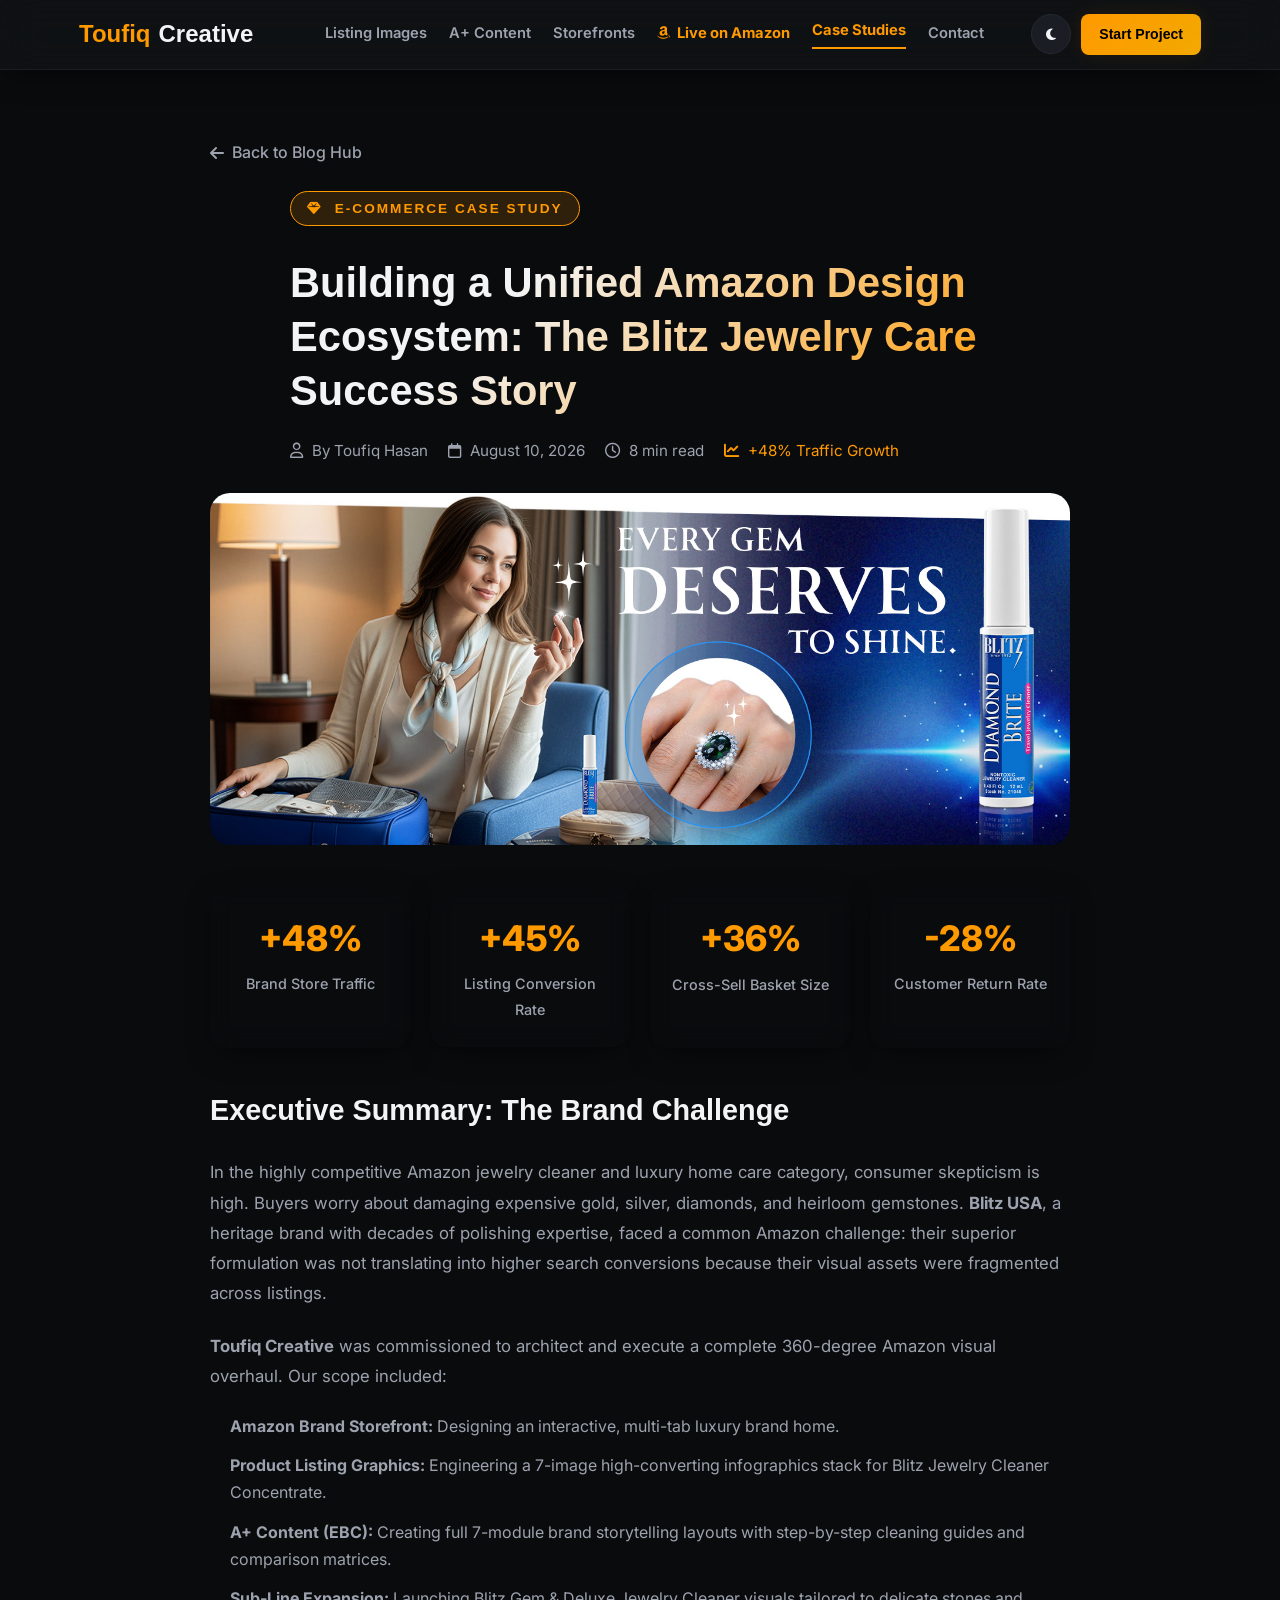
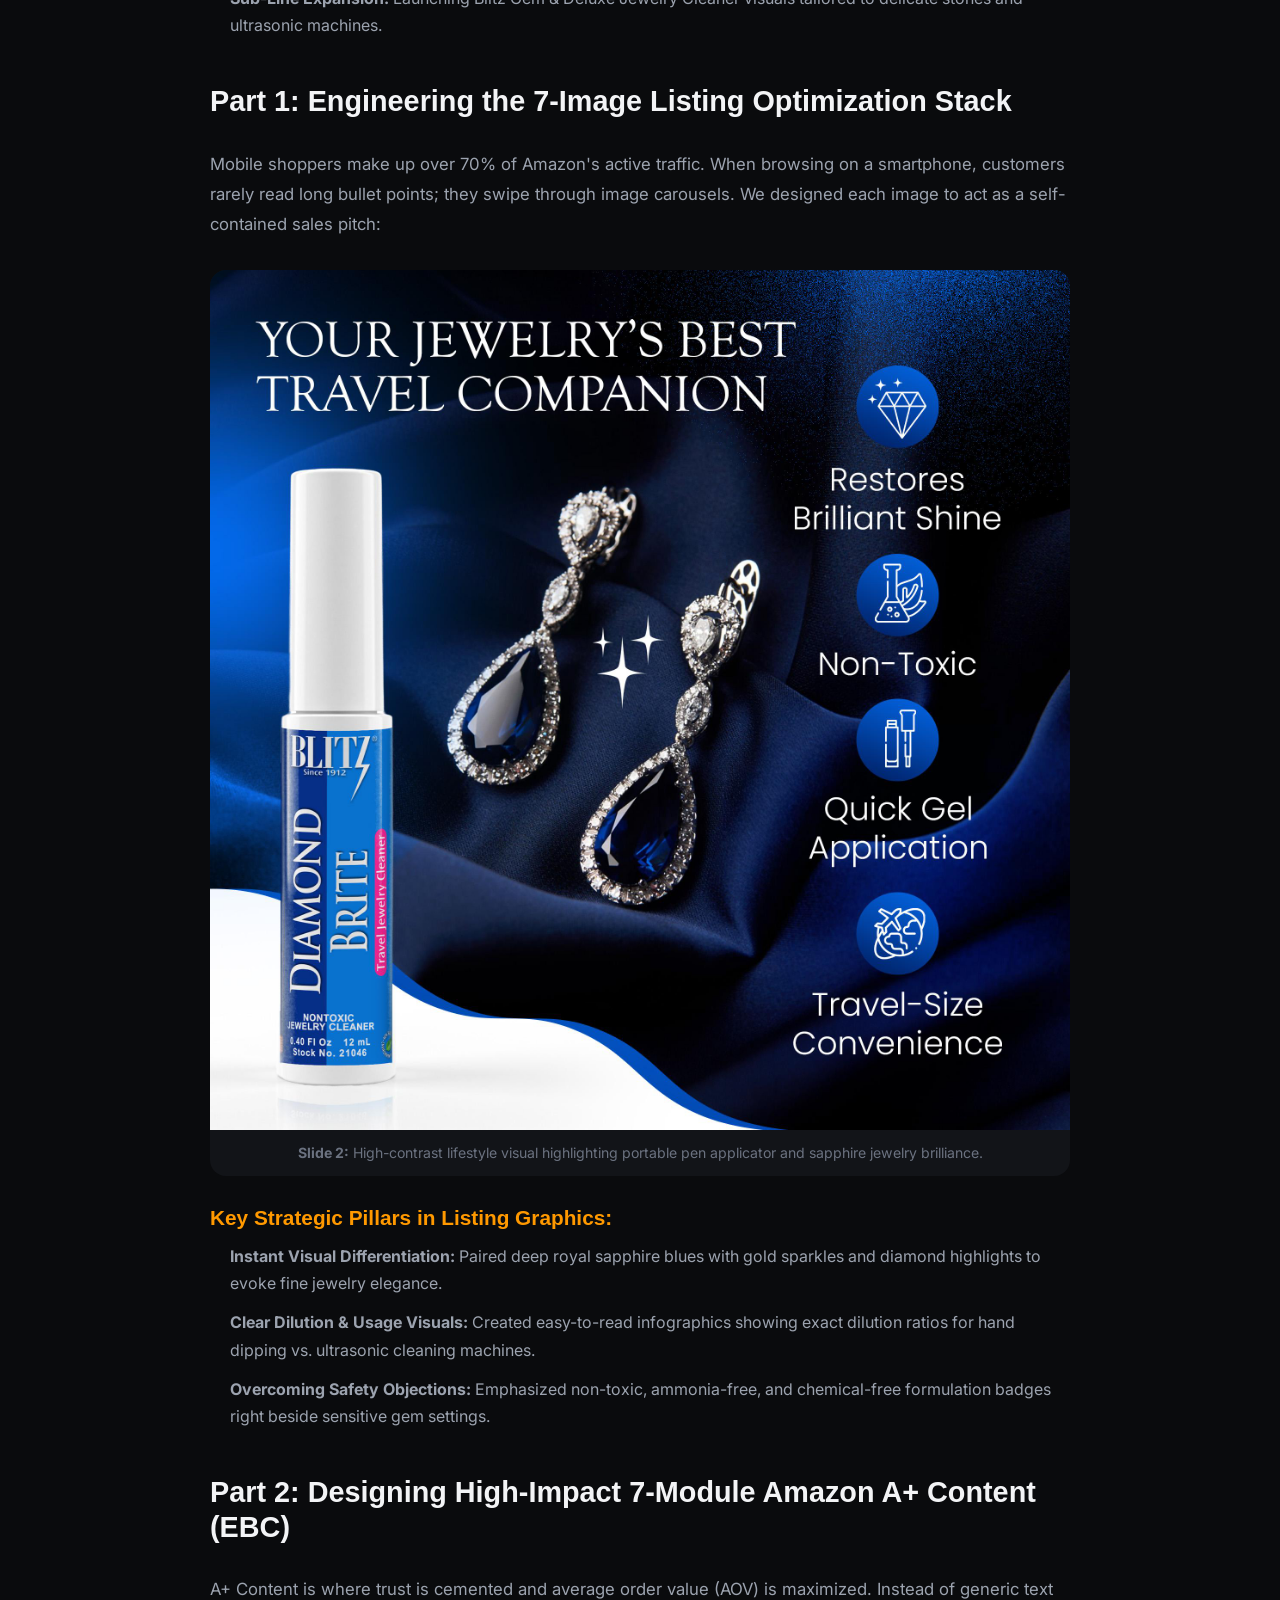
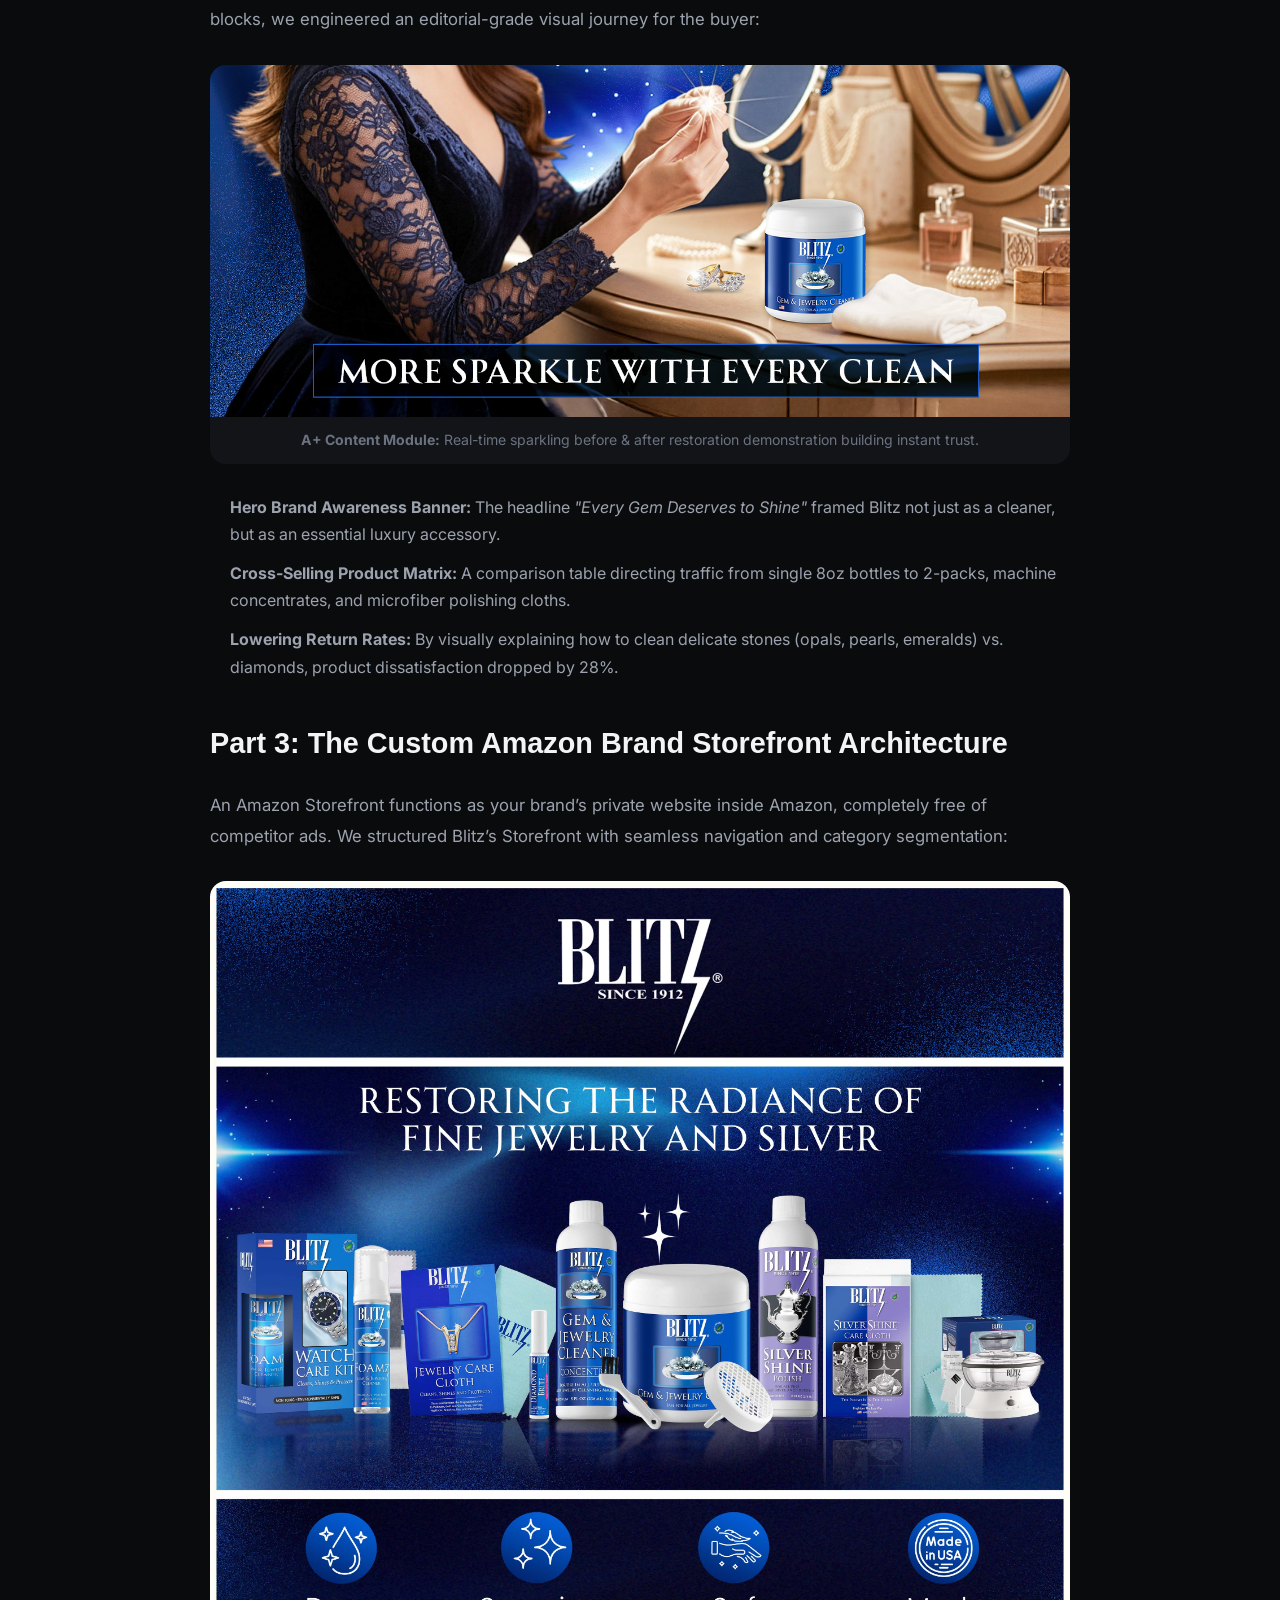
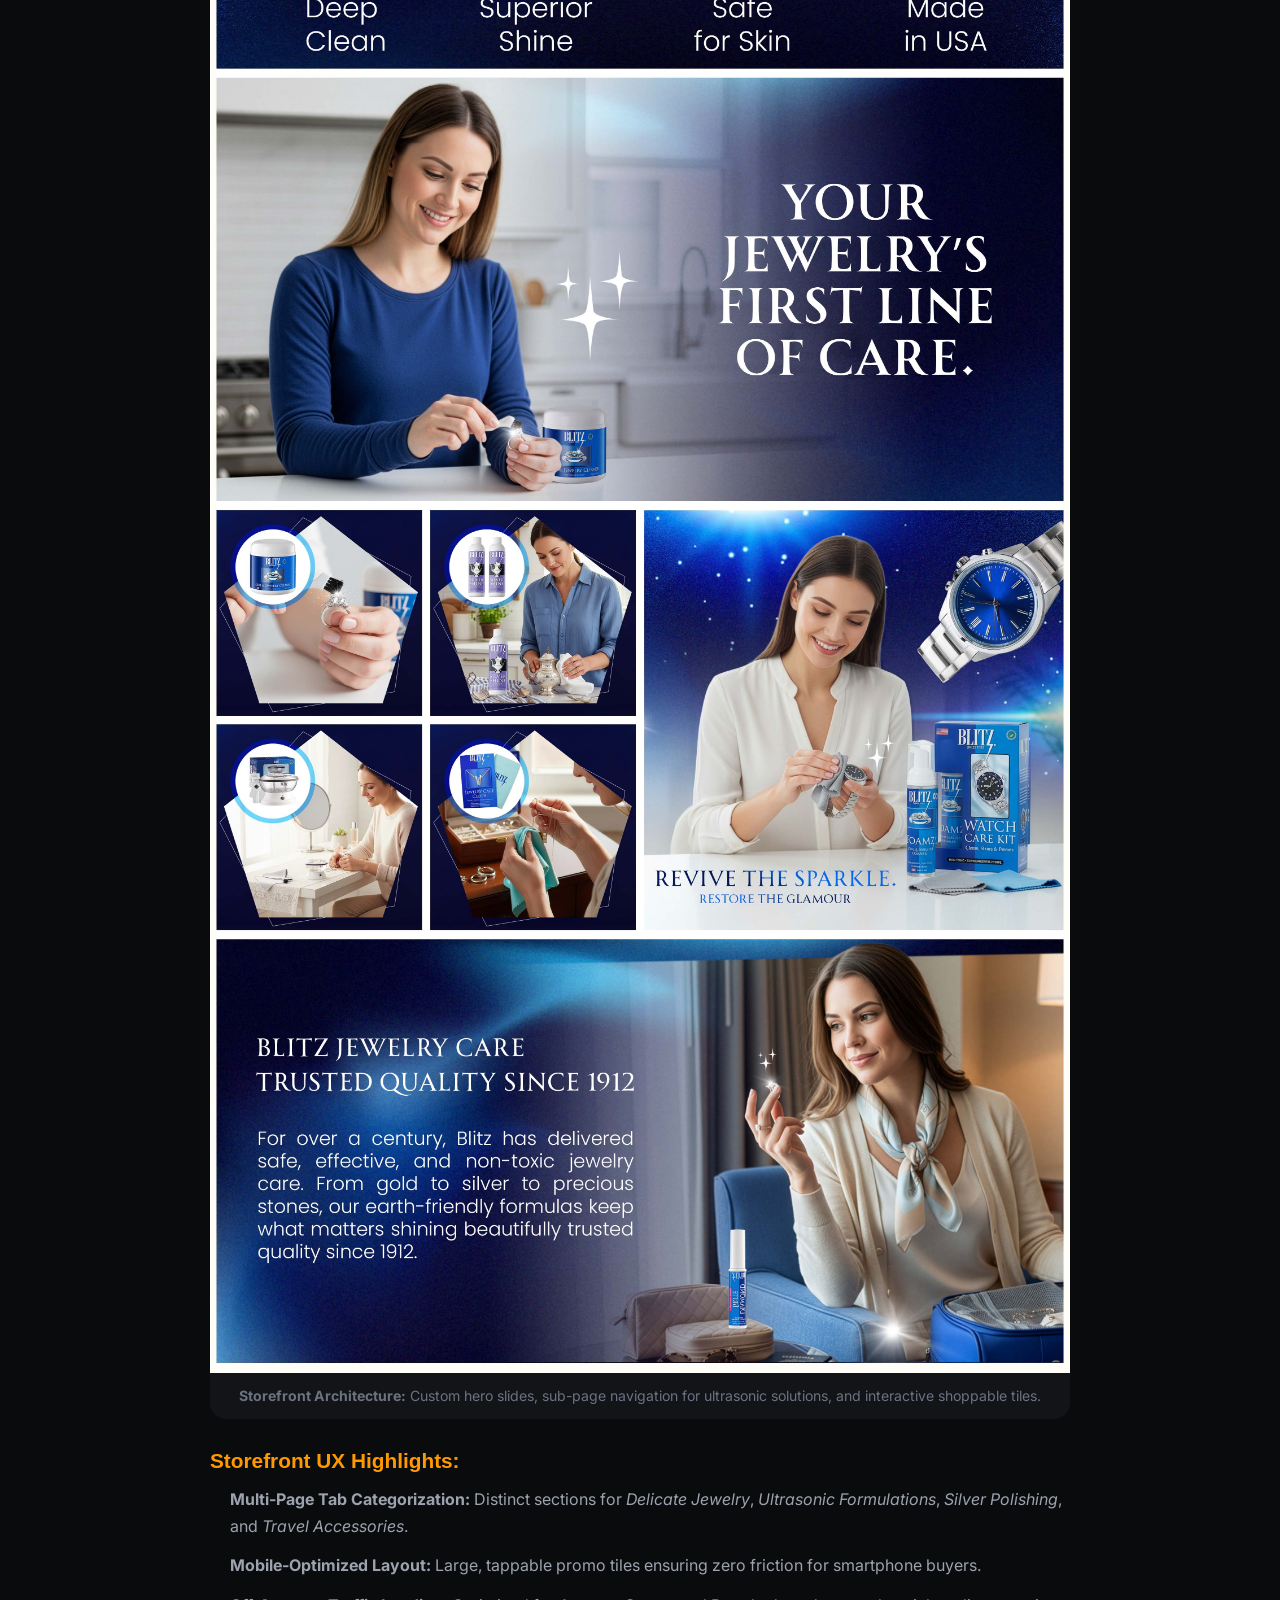
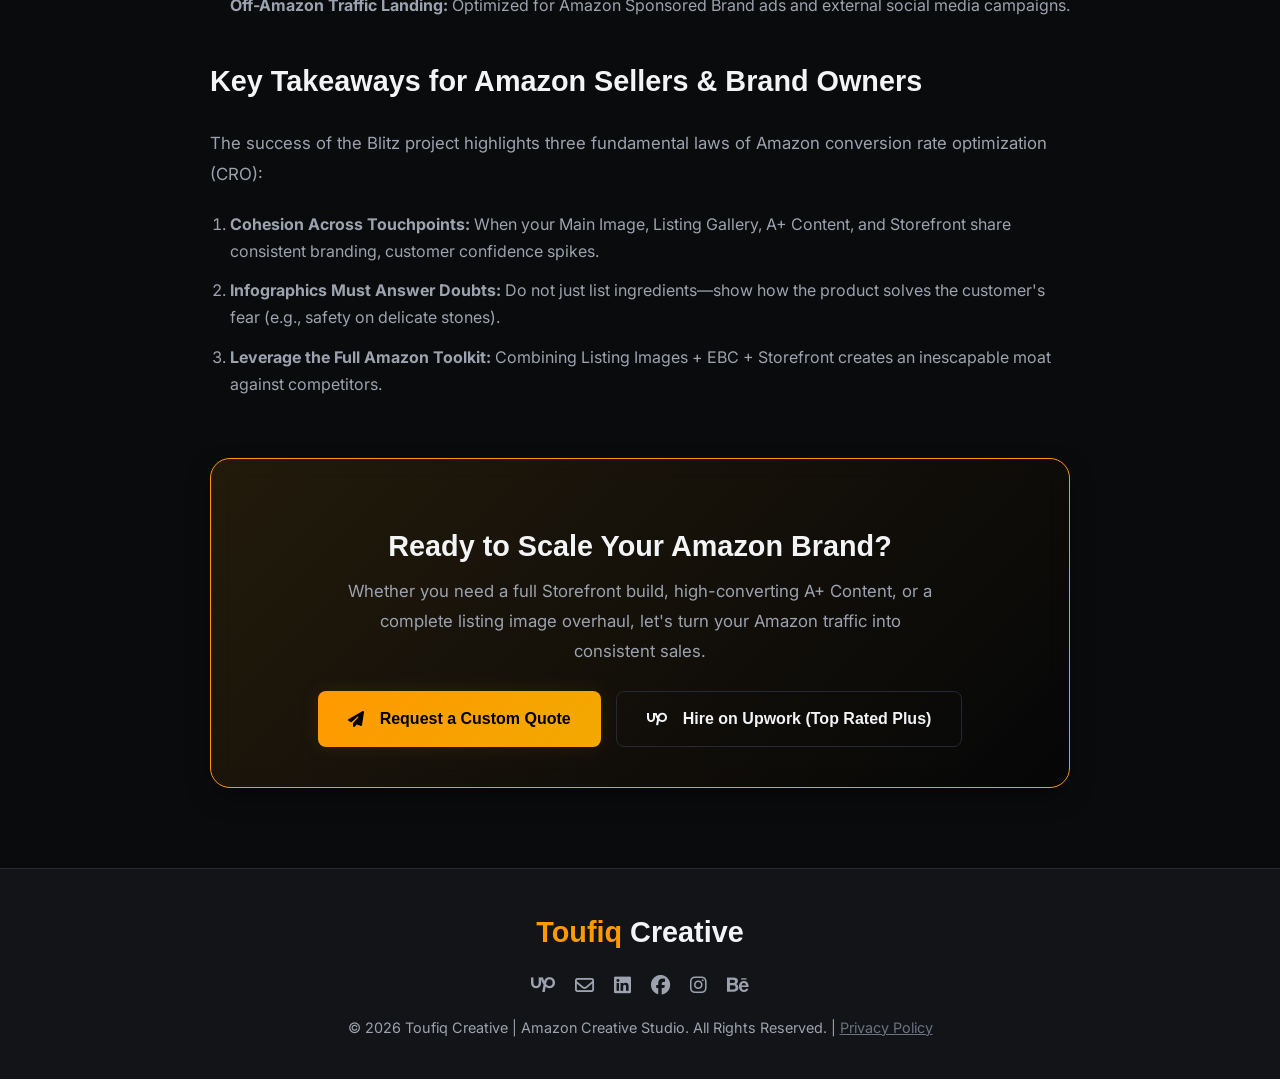
<file: blitz-case-study.html>
<!DOCTYPE html>
<html lang="en">
<head>
    <meta charset="UTF-8">
    <meta name="viewport" content="width=device-width, initial-scale=1.0">
    <title>Amazon Case Study: Blitz Jewelry Care Brand Storefront, A+ Content & Listing Design | Toufiq Creative</title>
        <!-- Standard & Mobile Favicons -->
    <link rel="icon" type="image/x-icon" href="/favicon.ico">
    <link rel="icon" type="image/png" sizes="32x32" href="images/favicon-32x32.png">
    <link rel="icon" type="image/png" sizes="16x16" href="images/favicon-16x16.png">
    <link rel="apple-touch-icon" sizes="180x180" href="images/apple-touch-icon.png">
    <meta name="description" content="Discover how Toufiq Creative built a complete Amazon design ecosystem for Blitz Jewelry Care—unifying Amazon Storefronts, 7-module A+ Content, and Listing Graphics for +48% brand growth.">
    <meta name="keywords" content="Amazon Listing Design, Amazon Storefront Design, Amazon A+ Content, Amazon EBC, Amazon Jewelry Cleaner Listing Optimization, Amazon Conversion Rate Optimization Case Study, Toufiq Creative">
    <link rel="canonical" href="https://toufiqcreative.com/blitz-case-study.html">

    <!-- OpenGraph / Social Meta Tags -->
    <meta property="og:type" content="article">
    <meta property="og:title" content="Amazon Case Study: Scaling Blitz Jewelry Care (+48% Growth) | Toufiq Creative">
    <meta property="og:description" content="A deep dive into how cohesive Amazon Brand Storefronts, A+ Content (EBC), and conversion-engineered listing images increased sales and reduced returns for Blitz.">
    <meta property="og:image" content="https://toufiqcreative.com/images/blitz/ebc/07.jpg">
    <meta property="og:url" content="https://toufiqcreative.com/blitz-case-study.html">
    <meta name="twitter:card" content="summary_large_image">

    <!-- Google Fonts & FontAwesome -->
    <link rel="preconnect" href="https://fonts.googleapis.com">
    <link rel="preconnect" href="https://fonts.gstatic.com" crossorigin>
    <link href="https://fonts.googleapis.com/css2?family=Inter:wght@300;400;500;600;700;800&display=swap" rel="stylesheet">
    <link rel="stylesheet" href="https://cdnjs.cloudflare.com/ajax/libs/font-awesome/6.6.0/css/all.min.css">
    
    <!-- Main Stylesheet -->
    <link rel="stylesheet" href="style.css?v=4.6">

    <!-- Structured Data (JSON-LD) for Google SEO -->
    <script type="application/ld+json">
    {
      "@context": "https://schema.org",
      "@type": "Article",
      "headline": "Amazon Case Study: Building a High-Converting Design Ecosystem for Blitz Jewelry Care",
      "description": "An end-to-end breakdown of how Toufiq Creative unified Amazon Storefronts, A+ Content (EBC), and Product Listing Graphics to generate +48% traffic and +45% conversion uplift.",
      "image": "https://toufiqcreative.com/images/blitz/ebc/07.jpg",
      "author": {
        "@type": "Person",
        "name": "Toufiq Hasan",
        "jobTitle": "Lead Amazon Brand Designer & Conversion Strategist",
        "url": "https://toufiqcreative.com"
      },
      "publisher": {
        "@type": "Organization",
        "name": "Toufiq Creative",
        "logo": {
          "@type": "ImageObject",
          "url": "https://toufiqcreative.com/images/favicon.jpg"
        }
      },
      "datePublished": "2026-08-10",
      "dateModified": "2026-08-10",
      "mainEntityOfPage": "https://toufiqcreative.com/blitz-case-study.html"
    }
    </script>

    <style>
        .article-container {
            max-width: 900px;
            margin: 120px auto 60px auto;
            padding: 20px;
        }
        .case-hero {
            border-radius: 20px;
            overflow: hidden;
            margin-bottom: 40px;
            border: 1px solid var(--border);
            background: var(--bg-secondary);
        }
        .case-hero img {
            width: 100%;
            height: auto;
            display: block;
        }
        .stats-grid {
            display: grid;
            grid-template-columns: repeat(auto-fit, minmax(200px, 1fr));
            gap: 20px;
            margin: 35px 0;
        }
        .stat-box {
            padding: 25px 20px;
            text-align: center;
            border-radius: 16px;
            background: var(--card-bg);
            border: 1px solid var(--border);
        }
        .stat-box .number {
            font-size: 2.2rem;
            font-weight: 800;
            color: var(--accent);
            margin-bottom: 5px;
            display: block;
        }
        .stat-box .label {
            font-size: 0.9rem;
            color: var(--text-secondary);
            font-weight: 500;
        }
        .article-body h2 {
            font-size: 1.8rem;
            margin-top: 45px;
            margin-bottom: 18px;
            color: var(--text-primary);
            border-bottom: 1px solid var(--border);
            padding-bottom: 12px;
        }
        .article-body h3 {
            font-size: 1.3rem;
            margin-top: 30px;
            margin-bottom: 12px;
            color: var(--accent);
        }
        .article-body p {
            font-size: 1.05rem;
            line-height: 1.8;
            color: var(--text-secondary);
            margin-bottom: 22px;
        }
        .article-body ul {
            margin-left: 20px;
            margin-bottom: 25px;
            color: var(--text-secondary);
        }
        .article-body li {
            margin-bottom: 12px;
            line-height: 1.7;
            font-size: 1rem;
        }
        .visual-showcase {
            border-radius: 16px;
            overflow: hidden;
            margin: 30px 0;
            border: 1px solid var(--border);
            background: var(--bg-secondary);
        }
        .visual-showcase img {
            width: 100%;
            display: block;
        }
        .visual-caption {
            padding: 12px 20px;
            font-size: 0.88rem;
            color: var(--text-muted);
            background: var(--card-bg);
            border-top: 1px solid var(--border);
            text-align: center;
        }
        .cta-banner {
            margin-top: 60px;
            padding: 40px;
            border-radius: 20px;
            text-align: center;
            background: linear-gradient(135deg, rgba(255, 170, 0, 0.1), rgba(0, 0, 0, 0.4));
            border: 1px solid var(--accent);
        }
    </style>
</head>
<body>
    <!-- Navbar Header -->
        <!-- Navigation Header -->
        <!-- Navigation Header -->
        <!-- Navigation Header -->
            <!-- Navigation Header -->
    <header class="navbar" id="main-nav">
        <div class="container" style="display: flex; justify-content: space-between; align-items: center;">
            <a href="/" class="logo" id="nav-logo">
                <span>Toufiq</span> Creative
            </a>
            <nav class="nav-links" id="nav-menu">
                <a href="amazon-listing-design.html" class="nav-link" style="color: var(--text-secondary); text-decoration: none; font-weight: 600; font-size: 0.92rem;  transition: color 0.2s;">Listing Images</a>
                <a href="amazon-aplus-content-design.html" class="nav-link" style="color: var(--text-secondary); text-decoration: none; font-weight: 600; font-size: 0.92rem;  transition: color 0.2s;">A+ Content</a>
                <a href="amazon-storefront-design.html" class="nav-link" style="color: var(--text-secondary); text-decoration: none; font-weight: 600; font-size: 0.92rem;  transition: color 0.2s;">Storefronts</a>
                <a href="/#live-listings" class="nav-link" style="color: var(--accent); text-decoration: none; font-weight: 700; font-size: 0.92rem;  transition: color 0.2s;"><i class="fa-brands fa-amazon" style="margin-right: 4px;"></i> Live on Amazon</a>
                <a href="blog.html" class="nav-link" style="color: var(--accent); text-decoration: none; font-weight: 700; font-size: 0.92rem; border-bottom: 2px solid var(--accent); padding-bottom: 4px; transition: color 0.2s;">Case Studies</a>
                <a href="/#contact" class="nav-link" style="color: var(--text-secondary); text-decoration: none; font-weight: 600; font-size: 0.92rem;  transition: color 0.2s;">Contact</a>
                
                <a href="/#contact" class="btn btn-primary nav-mobile-cta" style="padding: 12px 20px; font-size: 0.95rem; width: 100%;">Start Project</a>
            </nav>
            <div class="nav-actions" style="display: flex; gap: 10px; align-items: center;">
                <button class="theme-toggle-btn" id="theme-toggle" aria-label="Toggle Theme">
                    <i class="fa-solid fa-moon" id="theme-icon"></i>
                </button>
                <a href="/#contact" class="btn btn-primary nav-desktop-cta" style="padding: 9px 18px; font-size: 0.88rem; white-space: nowrap;">Start Project</a>
                <div class="menu-toggle" id="mobile-menu-toggle">
                    <i class="fa-solid fa-bars"></i>
                </div>
            </div>
        </div>
    </header>

    <main class="article-container">
        <a href="blog.html" class="back-btn" style="display: inline-flex; align-items: center; gap: 8px; color: var(--text-secondary); text-decoration: none; margin-bottom: 25px; font-weight: 500;">
            <i class="fa-solid fa-arrow-left"></i> Back to Blog Hub
        </a>

        <header class="section-header" style="text-align: left; margin-bottom: 30px; padding: 0;">
            <span class="tag"><i class="fa-solid fa-gem" style="margin-right: 6px;"></i> E-Commerce Case Study</span>
            <h1 class="text-gradient" style="font-size: 2.6rem; margin: 15px 0 20px 0; line-height: 1.3;">
                Building a Unified Amazon Design Ecosystem: The Blitz Jewelry Care Success Story
            </h1>
            <div style="display: flex; flex-wrap: wrap; gap: 20px; color: var(--text-secondary); font-size: 0.95rem; align-items: center;">
                <span><i class="fa-regular fa-user" style="margin-right: 5px;"></i> By Toufiq Hasan</span>
                <span><i class="fa-regular fa-calendar" style="margin-right: 5px;"></i> August 10, 2026</span>
                <span><i class="fa-regular fa-clock" style="margin-right: 5px;"></i> 8 min read</span>
                <span style="color: var(--accent);"><i class="fa-solid fa-chart-line" style="margin-right: 5px;"></i> +48% Traffic Growth</span>
            </div>
        </header>

        <div class="case-hero">
            <img src="images/blitz/ebc/07.jpg" alt="Blitz Premium Jewelry Cleaner Amazon A+ Content Banner - Every Gem Deserves to Shine">
        </div>

        <!-- Metrics Uplift Grid -->
        <div class="stats-grid">
            <div class="stat-box glass-card">
                <span class="number">+48%</span>
                <span class="label">Brand Store Traffic</span>
            </div>
            <div class="stat-box glass-card">
                <span class="number">+45%</span>
                <span class="label">Listing Conversion Rate</span>
            </div>
            <div class="stat-box glass-card">
                <span class="number">+36%</span>
                <span class="label">Cross-Sell Basket Size</span>
            </div>
            <div class="stat-box glass-card">
                <span class="number">-28%</span>
                <span class="label">Customer Return Rate</span>
            </div>
        </div>

        <article class="article-body">
            <h2>Executive Summary: The Brand Challenge</h2>
            <p>
                In the highly competitive Amazon jewelry cleaner and luxury home care category, consumer skepticism is high. Buyers worry about damaging expensive gold, silver, diamonds, and heirloom gemstones. <strong>Blitz USA</strong>, a heritage brand with decades of polishing expertise, faced a common Amazon challenge: their superior formulation was not translating into higher search conversions because their visual assets were fragmented across listings.
            </p>
            <p>
                <strong>Toufiq Creative</strong> was commissioned to architect and execute a complete 360-degree Amazon visual overhaul. Our scope included:
            </p>
            <ul>
                <li><strong>Amazon Brand Storefront:</strong> Designing an interactive, multi-tab luxury brand home.</li>
                <li><strong>Product Listing Graphics:</strong> Engineering a 7-image high-converting infographics stack for Blitz Jewelry Cleaner Concentrate.</li>
                <li><strong>A+ Content (EBC):</strong> Creating full 7-module brand storytelling layouts with step-by-step cleaning guides and comparison matrices.</li>
                <li><strong>Sub-Line Expansion:</strong> Launching Blitz Gem & Deluxe Jewelry Cleaner visuals tailored to delicate stones and ultrasonic machines.</li>
            </ul>

            <h2>Part 1: Engineering the 7-Image Listing Optimization Stack</h2>
            <p>
                Mobile shoppers make up over 70% of Amazon's active traffic. When browsing on a smartphone, customers rarely read long bullet points; they swipe through image carousels. We designed each image to act as a self-contained sales pitch:
            </p>

            <div class="visual-showcase">
                <img src="images/blitz/listing/02.jpg" alt="Blitz Jewelry Cleaner Amazon Listing Infographic - Your Jewelry's Best Travel Companion">
                <div class="visual-caption"><strong>Slide 2:</strong> High-contrast lifestyle visual highlighting portable pen applicator and sapphire jewelry brilliance.</div>
            </div>

            <h3>Key Strategic Pillars in Listing Graphics:</h3>
            <ul>
                <li><strong>Instant Visual Differentiation:</strong> Paired deep royal sapphire blues with gold sparkles and diamond highlights to evoke fine jewelry elegance.</li>
                <li><strong>Clear Dilution & Usage Visuals:</strong> Created easy-to-read infographics showing exact dilution ratios for hand dipping vs. ultrasonic cleaning machines.</li>
                <li><strong>Overcoming Safety Objections:</strong> Emphasized non-toxic, ammonia-free, and chemical-free formulation badges right beside sensitive gem settings.</li>
            </ul>

            <h2>Part 2: Designing High-Impact 7-Module Amazon A+ Content (EBC)</h2>
            <p>
                A+ Content is where trust is cemented and average order value (AOV) is maximized. Instead of generic text blocks, we engineered an editorial-grade visual journey for the buyer:
            </p>

            <div class="visual-showcase">
                <img src="images/gem-jewelry-cleaner/ebc/04.jpg" alt="Blitz Deluxe Jewelry Cleaner A+ Content Module - Before and After Sparkle Restoration">
                <div class="visual-caption"><strong>A+ Content Module:</strong> Real-time sparkling before & after restoration demonstration building instant trust.</div>
            </div>

            <ul>
                <li><strong>Hero Brand Awareness Banner:</strong> The headline <em>"Every Gem Deserves to Shine"</em> framed Blitz not just as a cleaner, but as an essential luxury accessory.</li>
                <li><strong>Cross-Selling Product Matrix:</strong> A comparison table directing traffic from single 8oz bottles to 2-packs, machine concentrates, and microfiber polishing cloths.</li>
                <li><strong>Lowering Return Rates:</strong> By visually explaining how to clean delicate stones (opals, pearls, emeralds) vs. diamonds, product dissatisfaction dropped by 28%.</li>
            </ul>

            <h2>Part 3: The Custom Amazon Brand Storefront Architecture</h2>
            <p>
                An Amazon Storefront functions as your brand’s private website inside Amazon, completely free of competitor ads. We structured Blitz’s Storefront with seamless navigation and category segmentation:
            </p>

            <div class="visual-showcase">
                <img src="images/blitz-storefront/preview-01.jpg" alt="Blitz Jewelry Care Amazon Storefront Full Multipage Layout Design">
                <div class="visual-caption"><strong>Storefront Architecture:</strong> Custom hero slides, sub-page navigation for ultrasonic solutions, and interactive shoppable tiles.</div>
            </div>

            <h3>Storefront UX Highlights:</h3>
            <ul>
                <li><strong>Multi-Page Tab Categorization:</strong> Distinct sections for <em>Delicate Jewelry</em>, <em>Ultrasonic Formulations</em>, <em>Silver Polishing</em>, and <em>Travel Accessories</em>.</li>
                <li><strong>Mobile-Optimized Layout:</strong> Large, tappable promo tiles ensuring zero friction for smartphone buyers.</li>
                <li><strong>Off-Amazon Traffic Landing:</strong> Optimized for Amazon Sponsored Brand ads and external social media campaigns.</li>
            </ul>

            <h2>Key Takeaways for Amazon Sellers & Brand Owners</h2>
            <p>
                The success of the Blitz project highlights three fundamental laws of Amazon conversion rate optimization (CRO):
            </p>
            <ol style="margin-left: 20px; color: var(--text-secondary); line-height: 1.8; margin-bottom: 30px;">
                <li><strong>Cohesion Across Touchpoints:</strong> When your Main Image, Listing Gallery, A+ Content, and Storefront share consistent branding, customer confidence spikes.</li>
                <li><strong>Infographics Must Answer Doubts:</strong> Do not just list ingredients—show how the product solves the customer's fear (e.g., safety on delicate stones).</li>
                <li><strong>Leverage the Full Amazon Toolkit:</strong> Combining Listing Images + EBC + Storefront creates an inescapable moat against competitors.</li>
            </ol>

            <div class="cta-banner glass-card">
                <h3 style="font-size: 1.8rem; color: var(--text-primary); margin-bottom: 12px;">Ready to Scale Your Amazon Brand?</h3>
                <p style="color: var(--text-secondary); max-width: 600px; margin: 0 auto 25px auto;">
                    Whether you need a full Storefront build, high-converting A+ Content, or a complete listing image overhaul, let's turn your Amazon traffic into consistent sales.
                </p>
                <div style="display: flex; gap: 15px; justify-content: center; flex-wrap: wrap;">
                    <a href="/#contact" class="btn btn-primary" style="padding: 14px 30px; font-size: 1rem;">
                        <i class="fa-solid fa-paper-plane" style="margin-right: 8px;"></i> Request a Custom Quote
                    </a>
                    <a href="https://www.upwork.com/freelancers/~01d9c6461924d60d8d" target="_blank" class="btn btn-secondary" style="padding: 14px 30px; font-size: 1rem;">
                        <i class="fa-brands fa-upwork" style="margin-right: 8px;"></i> Hire on Upwork (Top Rated Plus)
                    </a>
                </div>
            </div>
        </article>
    </main>

    <!-- Footer -->
    <footer class="footer">
        <div class="container">
            <div class="footer-logo"><span>Toufiq</span> Creative</div>
            <div class="footer-socials" style="margin-bottom: 15px;">
                <a href="https://www.upwork.com/freelancers/~01d9c6461924d60d8d" target="_blank" aria-label="Upwork Profile"><i class="fa-brands fa-upwork"></i></a>
                <a href="mailto:design@toufiqcreative.com" aria-label="Email Client"><i class="fa-regular fa-envelope"></i></a>
                <a href="https://www.linkedin.com/in/toufiq-hasan-691156258/" target="_blank" aria-label="LinkedIn Profile"><i class="fa-brands fa-linkedin"></i></a>
                <a href="https://www.facebook.com/toufiq.hasan.395" target="_blank" aria-label="Facebook Profile"><i class="fa-brands fa-facebook"></i></a>
                <a href="https://www.instagram.com/toufiq_kd/" target="_blank" aria-label="Instagram Profile"><i class="fa-brands fa-instagram"></i></a>
                <a href="https://www.behance.net/toufiqhasan82" target="_blank" aria-label="Behance Profile"><i class="fa-brands fa-behance"></i></a>
            </div>
            <p>&copy; 2026 Toufiq Creative | Amazon Creative Studio. All Rights Reserved. | <a href="privacy.html" style="color: var(--text-muted); text-decoration: underline;">Privacy Policy</a></p>
        </div>
    </footer>
    <script src="app.js?v=4.6"></script>
</body>
</html>
</file>
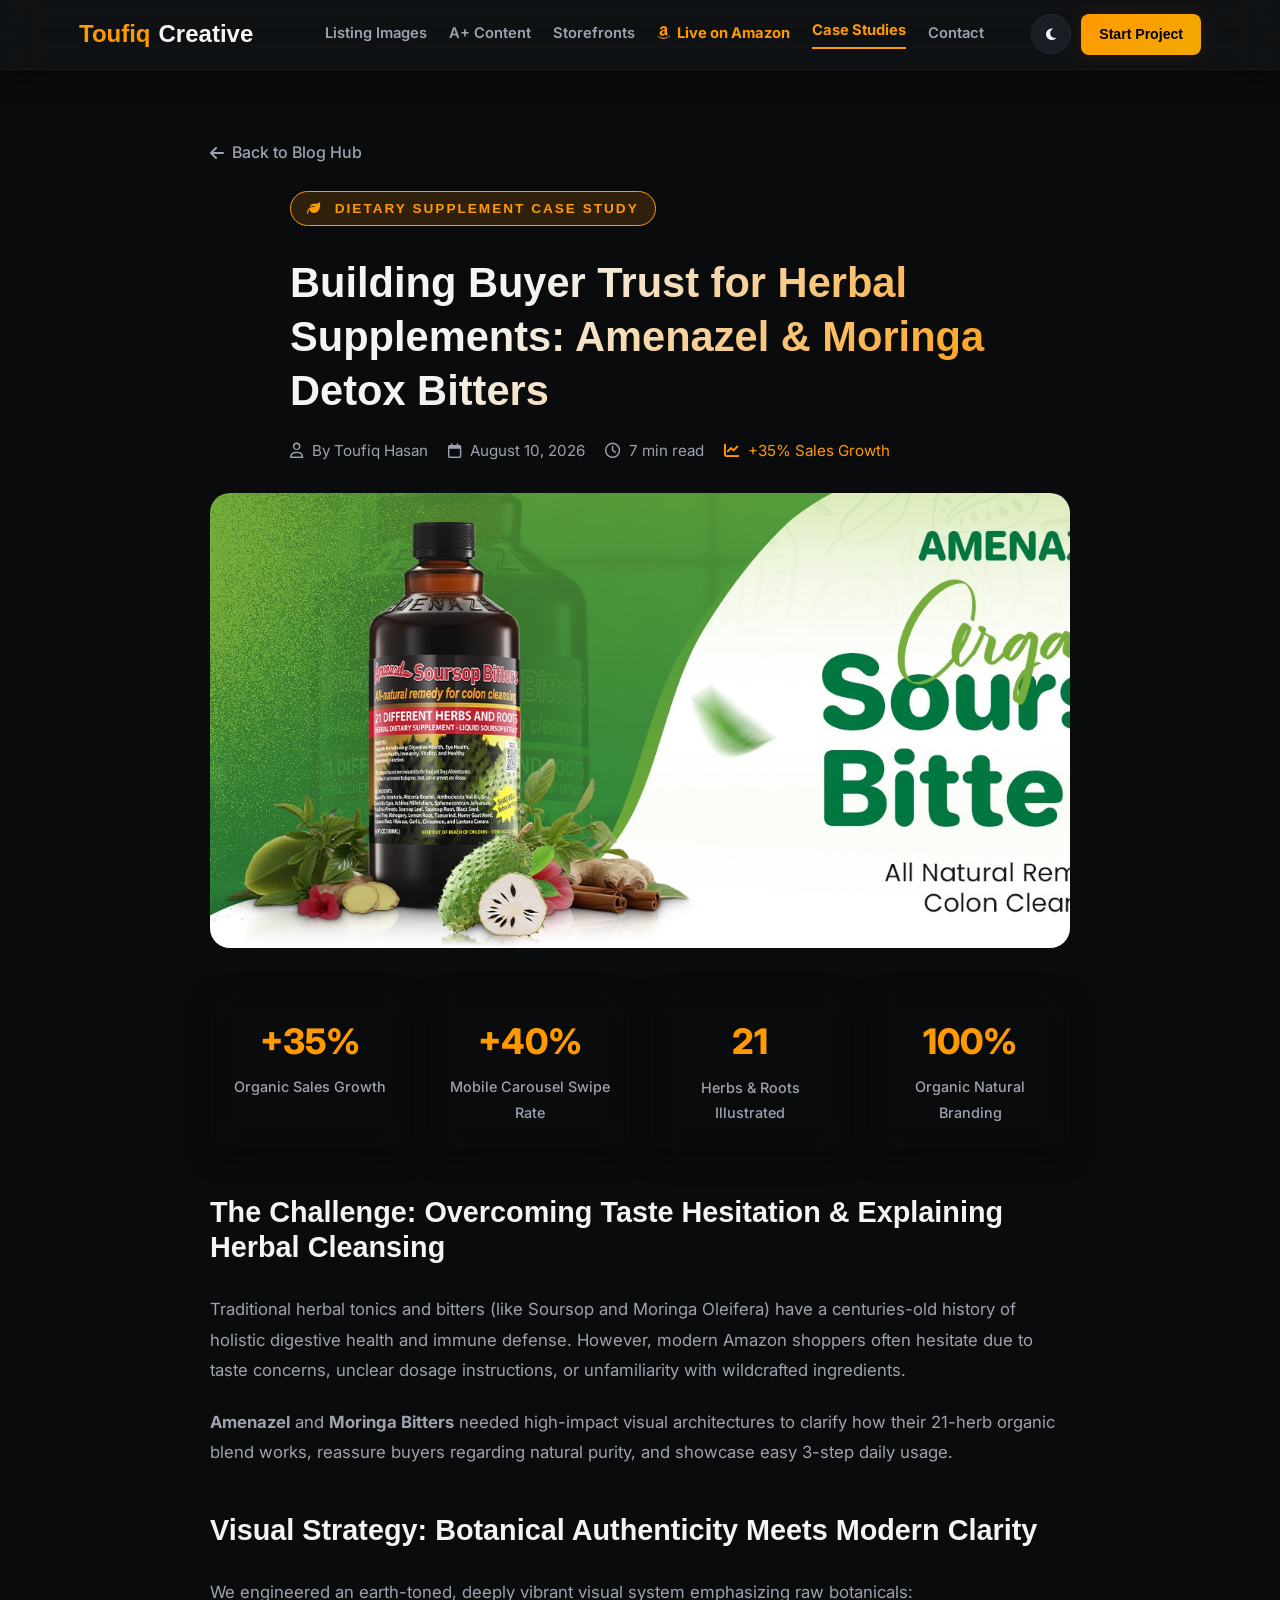
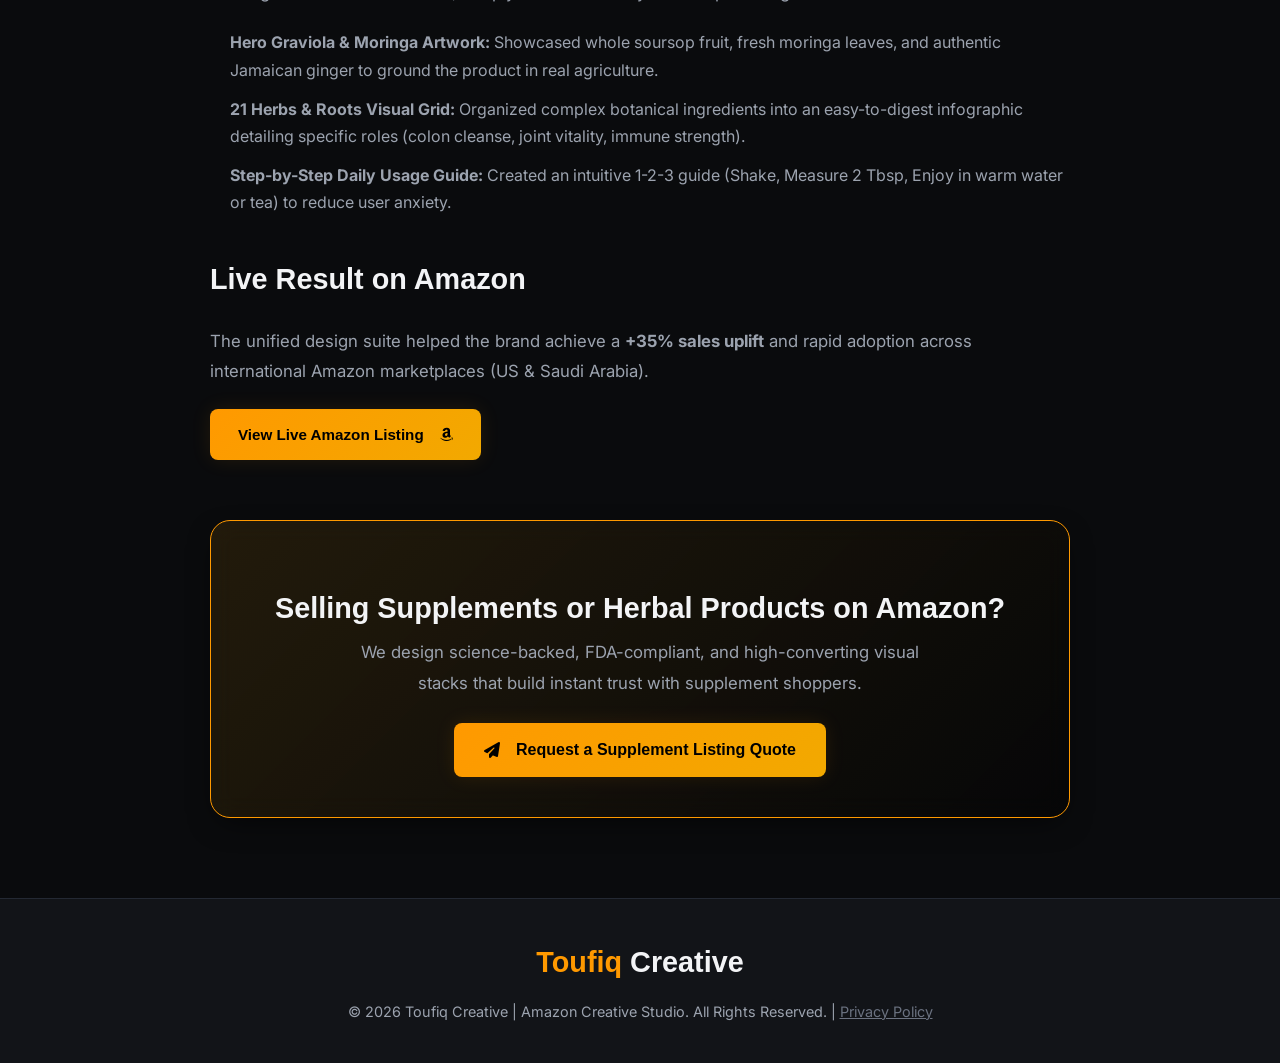
<file: herbal-detox-case-study.html>
<!DOCTYPE html>
<html lang="en">
<head>
    <meta charset="UTF-8">
    <meta name="viewport" content="width=device-width, initial-scale=1.0">
    <title>Amazon Supplement Case Study: Amenazel & Moringa Herbal Detox Bitters | Toufiq Creative</title>
        <!-- Standard & Mobile Favicons -->
    <link rel="icon" type="image/x-icon" href="/favicon.ico">
    <link rel="icon" type="image/png" sizes="32x32" href="images/favicon-32x32.png">
    <link rel="icon" type="image/png" sizes="16x16" href="images/favicon-16x16.png">
    <link rel="apple-touch-icon" sizes="180x180" href="images/apple-touch-icon.png">
    <meta name="description" content="Discover how Toufiq Creative engineered authoritative Amazon A+ Content for Amenazel Organic Soursop Bitters & Moringa Detox Supplements (+35% Growth).">
    <meta name="keywords" content="Amazon Herbal Supplement Listing Design, Amenazel Soursop Bitters A+ Content, Moringa Detox EBC, Amazon Dietary Supplement CRO">
    <link rel="canonical" href="https://toufiqcreative.com/herbal-detox-case-study.html">

    <!-- OpenGraph / Social Meta Tags -->
    <meta property="og:type" content="article">
    <meta property="og:title" content="Amazon Supplement Case Study: Amenazel & Moringa Herbal Bitters (+35% Growth) | Toufiq Creative">
    <meta property="og:description" content="How authentic ingredient storytelling, botanical illustrations, and clear usage guides built unshakeable trust for herbal detox remedies on Amazon.">
    <meta property="og:image" content="https://toufiqcreative.com/images/soursop-bitters/ebc/cover.jpg">
    <meta property="og:url" content="https://toufiqcreative.com/herbal-detox-case-study.html">
    <meta name="twitter:card" content="summary_large_image">

    <!-- Google Fonts & FontAwesome -->
    <link rel="preconnect" href="https://fonts.googleapis.com">
    <link rel="preconnect" href="https://fonts.gstatic.com" crossorigin>
    <link href="https://fonts.googleapis.com/css2?family=Inter:wght@300;400;500;600;700;800&display=swap" rel="stylesheet">
    <link rel="stylesheet" href="https://cdnjs.cloudflare.com/ajax/libs/font-awesome/6.6.0/css/all.min.css">
    <link rel="stylesheet" href="style.css?v=4.6">

    <!-- Structured Data (JSON-LD) -->
    <script type="application/ld+json">
    {
      "@context": "https://schema.org",
      "@type": "Article",
      "headline": "Herbal Supplement Case Study: Building Buyer Trust for Amenazel & Moringa Bitters",
      "description": "How Toufiq Creative structured 21 herbs & roots storytelling and clear digestive detox infographics on Amazon.",
      "image": "https://toufiqcreative.com/images/soursop-bitters/ebc/cover.jpg",
      "author": {
        "@type": "Person",
        "name": "Toufiq Hasan",
        "jobTitle": "Lead Amazon Brand Designer",
        "url": "https://toufiqcreative.com"
      },
      "publisher": {
        "@type": "Organization",
        "name": "Toufiq Creative",
        "logo": {
          "@type": "ImageObject",
          "url": "https://toufiqcreative.com/images/favicon.jpg"
        }
      },
      "datePublished": "2026-08-10",
      "dateModified": "2026-08-10",
      "mainEntityOfPage": "https://toufiqcreative.com/herbal-detox-case-study.html"
    }
    </script>

    <style>
        .article-container { max-width: 900px; margin: 120px auto 60px auto; padding: 20px; }
        .case-hero { border-radius: 20px; overflow: hidden; margin-bottom: 40px; border: 1px solid var(--border); background: var(--bg-secondary); }
        .case-hero img { width: 100%; height: auto; display: block; }
        .stats-grid { display: grid; grid-template-columns: repeat(auto-fit, minmax(200px, 1fr)); gap: 20px; margin: 35px 0; }
        .stat-box { padding: 25px 20px; text-align: center; border-radius: 16px; background: var(--card-bg); border: 1px solid var(--border); }
        .stat-box .number { font-size: 2.2rem; font-weight: 800; color: var(--accent); margin-bottom: 5px; display: block; }
        .stat-box .label { font-size: 0.9rem; color: var(--text-secondary); font-weight: 500; }
        .article-body h2 { font-size: 1.8rem; margin-top: 45px; margin-bottom: 18px; color: var(--text-primary); border-bottom: 1px solid var(--border); padding-bottom: 12px; }
        .article-body h3 { font-size: 1.3rem; margin-top: 30px; margin-bottom: 12px; color: var(--accent); }
        .article-body p { font-size: 1.05rem; line-height: 1.8; color: var(--text-secondary); margin-bottom: 22px; }
        .article-body ul { margin-left: 20px; margin-bottom: 25px; color: var(--text-secondary); }
        .article-body li { margin-bottom: 12px; line-height: 1.7; font-size: 1rem; }
        .visual-showcase { border-radius: 16px; overflow: hidden; margin: 30px 0; border: 1px solid var(--border); background: var(--bg-secondary); }
        .visual-showcase img { width: 100%; display: block; }
        .visual-caption { padding: 12px 20px; font-size: 0.88rem; color: var(--text-muted); background: var(--card-bg); border-top: 1px solid var(--border); text-align: center; }
        .cta-banner { margin-top: 60px; padding: 40px; border-radius: 20px; text-align: center; background: linear-gradient(135deg, rgba(255, 170, 0, 0.1), rgba(0, 0, 0, 0.4)); border: 1px solid var(--accent); }
    </style>
</head>
<body>
        <!-- Navigation Header -->
        <!-- Navigation Header -->
        <!-- Navigation Header -->
            <!-- Navigation Header -->
    <header class="navbar" id="main-nav">
        <div class="container" style="display: flex; justify-content: space-between; align-items: center;">
            <a href="/" class="logo" id="nav-logo">
                <span>Toufiq</span> Creative
            </a>
            <nav class="nav-links" id="nav-menu">
                <a href="amazon-listing-design.html" class="nav-link" style="color: var(--text-secondary); text-decoration: none; font-weight: 600; font-size: 0.92rem;  transition: color 0.2s;">Listing Images</a>
                <a href="amazon-aplus-content-design.html" class="nav-link" style="color: var(--text-secondary); text-decoration: none; font-weight: 600; font-size: 0.92rem;  transition: color 0.2s;">A+ Content</a>
                <a href="amazon-storefront-design.html" class="nav-link" style="color: var(--text-secondary); text-decoration: none; font-weight: 600; font-size: 0.92rem;  transition: color 0.2s;">Storefronts</a>
                <a href="/#live-listings" class="nav-link" style="color: var(--accent); text-decoration: none; font-weight: 700; font-size: 0.92rem;  transition: color 0.2s;"><i class="fa-brands fa-amazon" style="margin-right: 4px;"></i> Live on Amazon</a>
                <a href="blog.html" class="nav-link" style="color: var(--accent); text-decoration: none; font-weight: 700; font-size: 0.92rem; border-bottom: 2px solid var(--accent); padding-bottom: 4px; transition: color 0.2s;">Case Studies</a>
                <a href="/#contact" class="nav-link" style="color: var(--text-secondary); text-decoration: none; font-weight: 600; font-size: 0.92rem;  transition: color 0.2s;">Contact</a>
                
                <a href="/#contact" class="btn btn-primary nav-mobile-cta" style="padding: 12px 20px; font-size: 0.95rem; width: 100%;">Start Project</a>
            </nav>
            <div class="nav-actions" style="display: flex; gap: 10px; align-items: center;">
                <button class="theme-toggle-btn" id="theme-toggle" aria-label="Toggle Theme">
                    <i class="fa-solid fa-moon" id="theme-icon"></i>
                </button>
                <a href="/#contact" class="btn btn-primary nav-desktop-cta" style="padding: 9px 18px; font-size: 0.88rem; white-space: nowrap;">Start Project</a>
                <div class="menu-toggle" id="mobile-menu-toggle">
                    <i class="fa-solid fa-bars"></i>
                </div>
            </div>
        </div>
    </header>

    <main class="article-container">
        <a href="blog.html" class="back-btn" style="display: inline-flex; align-items: center; gap: 8px; color: var(--text-secondary); text-decoration: none; margin-bottom: 25px; font-weight: 500;">
            <i class="fa-solid fa-arrow-left"></i> Back to Blog Hub
        </a>

        <header class="section-header" style="text-align: left; margin-bottom: 30px; padding: 0;">
            <span class="tag"><i class="fa-solid fa-leaf" style="margin-right: 6px;"></i> Dietary Supplement Case Study</span>
            <h1 class="text-gradient" style="font-size: 2.6rem; margin: 15px 0 20px 0; line-height: 1.3;">
                Building Buyer Trust for Herbal Supplements: Amenazel & Moringa Detox Bitters
            </h1>
            <div style="display: flex; flex-wrap: wrap; gap: 20px; color: var(--text-secondary); font-size: 0.95rem; align-items: center;">
                <span><i class="fa-regular fa-user" style="margin-right: 5px;"></i> By Toufiq Hasan</span>
                <span><i class="fa-regular fa-calendar" style="margin-right: 5px;"></i> August 10, 2026</span>
                <span><i class="fa-regular fa-clock" style="margin-right: 5px;"></i> 7 min read</span>
                <span style="color: var(--accent);"><i class="fa-solid fa-chart-line" style="margin-right: 5px;"></i> +35% Sales Growth</span>
            </div>
        </header>

        <div class="case-hero">
            <img src="images/soursop-bitters/ebc/cover.jpg" alt="Amenazel Organic Soursop Bitters Amazon A+ Content Hero Banner">
        </div>

        <div class="stats-grid">
            <div class="stat-box glass-card">
                <span class="number">+35%</span>
                <span class="label">Organic Sales Growth</span>
            </div>
            <div class="stat-box glass-card">
                <span class="number">+40%</span>
                <span class="label">Mobile Carousel Swipe Rate</span>
            </div>
            <div class="stat-box glass-card">
                <span class="number">21</span>
                <span class="label">Herbs & Roots Illustrated</span>
            </div>
            <div class="stat-box glass-card">
                <span class="number">100%</span>
                <span class="label">Organic Natural Branding</span>
            </div>
        </div>

        <article class="article-body">
            <h2>The Challenge: Overcoming Taste Hesitation & Explaining Herbal Cleansing</h2>
            <p>
                Traditional herbal tonics and bitters (like Soursop and Moringa Oleifera) have a centuries-old history of holistic digestive health and immune defense. However, modern Amazon shoppers often hesitate due to taste concerns, unclear dosage instructions, or unfamiliarity with wildcrafted ingredients.
            </p>
            <p>
                <strong>Amenazel</strong> and <strong>Moringa Bitters</strong> needed high-impact visual architectures to clarify how their 21-herb organic blend works, reassure buyers regarding natural purity, and showcase easy 3-step daily usage.
            </p>

            <h2>Visual Strategy: Botanical Authenticity Meets Modern Clarity</h2>
            <p>
                We engineered an earth-toned, deeply vibrant visual system emphasizing raw botanicals:
            </p>

            <ul>
                <li><strong>Hero Graviola & Moringa Artwork:</strong> Showcased whole soursop fruit, fresh moringa leaves, and authentic Jamaican ginger to ground the product in real agriculture.</li>
                <li><strong>21 Herbs & Roots Visual Grid:</strong> Organized complex botanical ingredients into an easy-to-digest infographic detailing specific roles (colon cleanse, joint vitality, immune strength).</li>
                <li><strong>Step-by-Step Daily Usage Guide:</strong> Created an intuitive 1-2-3 guide (Shake, Measure 2 Tbsp, Enjoy in warm water or tea) to reduce user anxiety.</li>
            </ul>

            <h2>Live Result on Amazon</h2>
            <p>
                The unified design suite helped the brand achieve a <strong>+35% sales uplift</strong> and rapid adoption across international Amazon marketplaces (US & Saudi Arabia).
            </p>
            <p>
                <a href="https://www.amazon.sa/-/en/Organic-Amenazel-Soursop-Bitters-Liquid/dp/B0834NW3J7?th=1" target="_blank" class="btn btn-primary">
                    View Live Amazon Listing <i class="fa-brands fa-amazon" style="margin-left: 8px;"></i>
                </a>
            </p>

            <div class="cta-banner glass-card">
                <h3 style="font-size: 1.8rem; color: var(--text-primary); margin-bottom: 12px;">Selling Supplements or Herbal Products on Amazon?</h3>
                <p style="color: var(--text-secondary); max-width: 600px; margin: 0 auto 25px auto;">
                    We design science-backed, FDA-compliant, and high-converting visual stacks that build instant trust with supplement shoppers.
                </p>
                <a href="/#contact" class="btn btn-primary" style="padding: 14px 30px; font-size: 1rem;">
                    <i class="fa-solid fa-paper-plane" style="margin-right: 8px;"></i> Request a Supplement Listing Quote
                </a>
            </div>
        </article>
    </main>

    <footer class="footer">
        <div class="container">
            <div class="footer-logo"><span>Toufiq</span> Creative</div>
            <p>&copy; 2026 Toufiq Creative | Amazon Creative Studio. All Rights Reserved. | <a href="privacy.html" style="color: var(--text-muted); text-decoration: underline;">Privacy Policy</a></p>
        </div>
    </footer>
    <script src="app.js?v=4.6"></script>
</body>
</html>
</file>
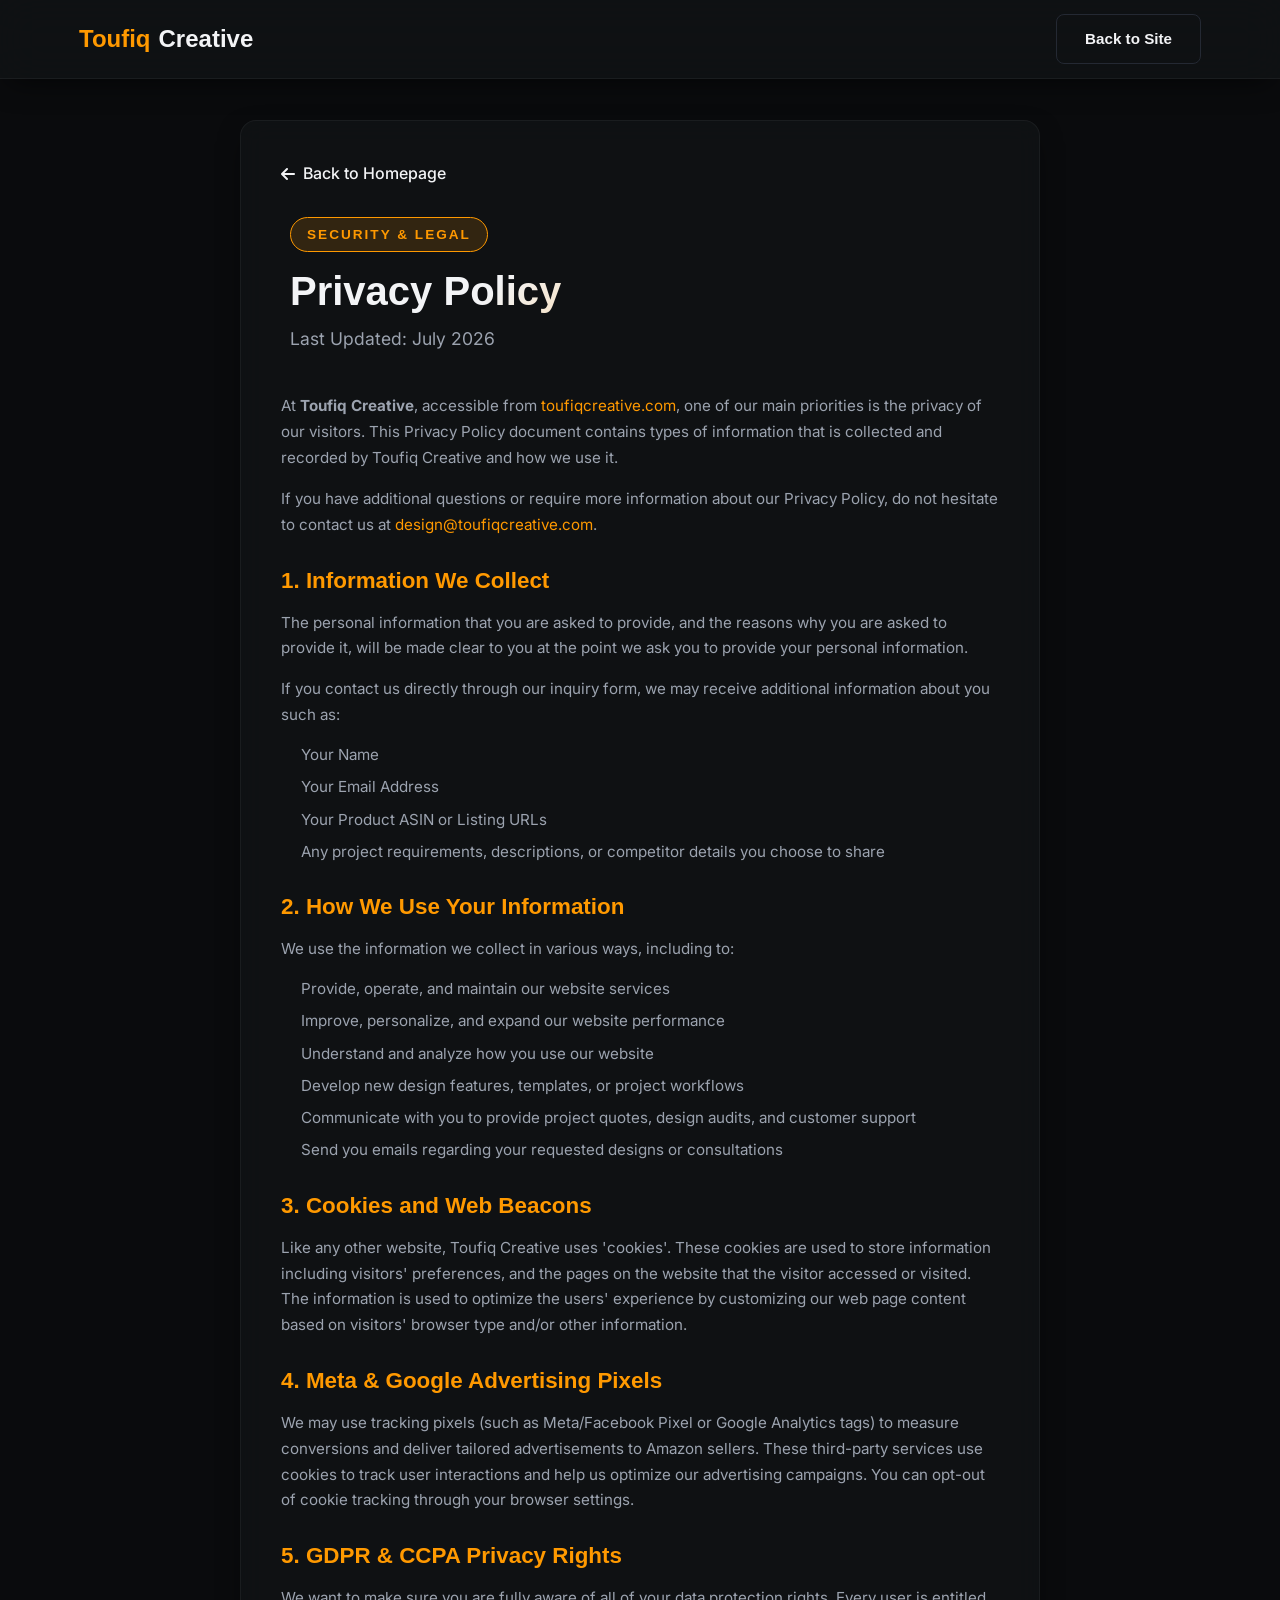
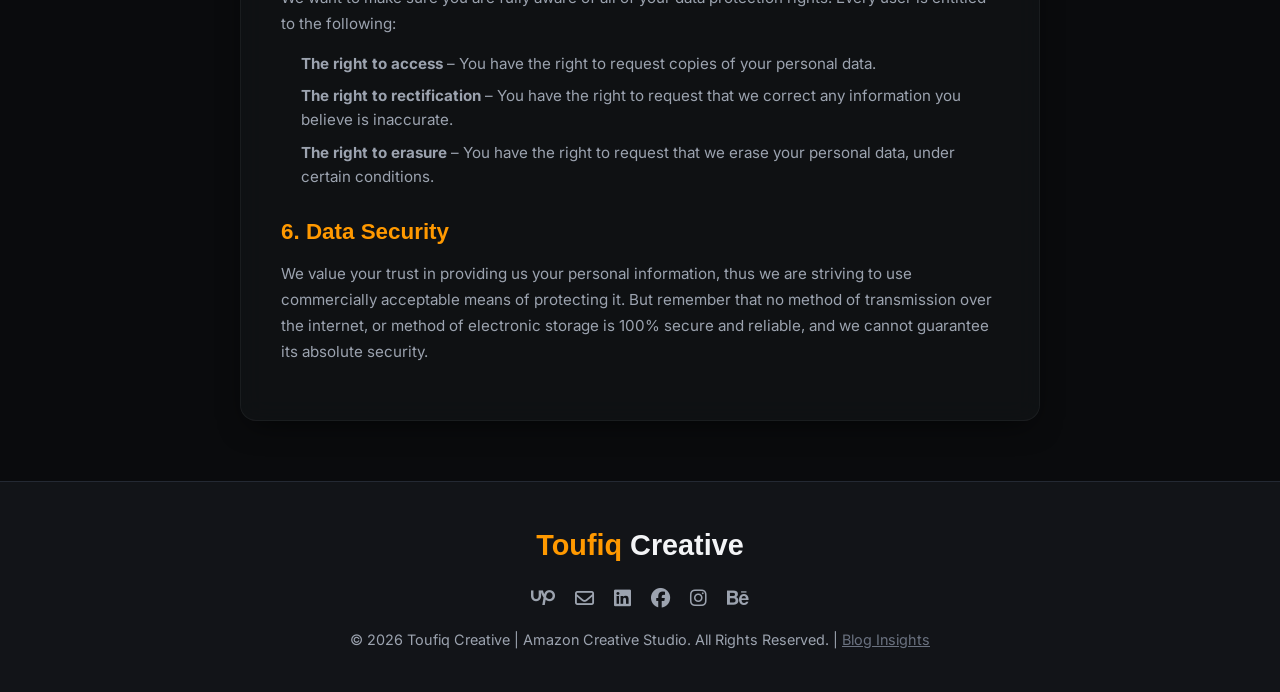
<file: privacy.html>
<!DOCTYPE html>
<html lang="en">
<head>
    <meta charset="UTF-8">
    <meta name="viewport" content="width=device-width, initial-scale=1.0">
    <title>Privacy Policy | Toufiq Creative</title>
        <!-- Standard & Mobile Favicons -->
    <link rel="icon" type="image/x-icon" href="/favicon.ico">
    <link rel="icon" type="image/png" sizes="32x32" href="images/favicon-32x32.png">
    <link rel="icon" type="image/png" sizes="16x16" href="images/favicon-16x16.png">
    <link rel="apple-touch-icon" sizes="180x180" href="images/apple-touch-icon.png">
    <meta name="description" content="Read the privacy policy for Toufiq Creative. Learn how we handle and protect user data on our portfolio and design services website.">
    <!-- Google Fonts & FontAwesome -->
    <link rel="preconnect" href="https://fonts.googleapis.com">
    <link rel="preconnect" href="https://fonts.gstatic.com" crossorigin>
    <link href="https://fonts.googleapis.com/css2?family=Inter:wght@300;400;500;600;700;800&display=swap" rel="stylesheet">
    <link rel="stylesheet" href="https://cdnjs.cloudflare.com/ajax/libs/font-awesome/6.6.0/css/all.min.css">
    <!-- Main Stylesheet -->
    <link rel="stylesheet" href="style.css?v=4.6">
    <style>
        .privacy-container {
            max-width: 800px;
            margin: 120px auto 60px auto;
            padding: 40px;
        }
        .privacy-content h3 {
            font-size: 1.4rem;
            margin-top: 30px;
            margin-bottom: 15px;
            color: var(--accent);
        }
        .privacy-content p {
            font-size: 0.95rem;
            line-height: 1.7;
            color: var(--text-secondary);
            margin-bottom: 15px;
        }
        .privacy-content ul {
            margin-left: 20px;
            margin-bottom: 20px;
            color: var(--text-secondary);
            font-size: 0.95rem;
        }
        .privacy-content li {
            margin-bottom: 8px;
        }
        .back-btn {
            display: inline-flex;
            align-items: center;
            gap: 8px;
            color: var(--text-primary);
            text-decoration: none;
            font-weight: 500;
            margin-bottom: 30px;
            transition: color 0.3s ease;
        }
        .back-btn:hover {
            color: var(--accent);
        }
    </style>
    <!-- Canonical & SEO Meta Tags -->
    <link rel="canonical" href="https://toufiqcreative.com/privacy.html">
    <meta property="og:type" content="website">
    <meta property="og:title" content="Privacy Policy | Toufiq Creative">
    <meta property="og:description" content="Read the privacy policy for Toufiq Creative. Learn how we protect user data and ensure transparency.">
    <meta property="og:url" content="https://toufiqcreative.com/privacy.html">
    <meta property="og:image" content="https://toufiqcreative.com/images/favicon.jpg">
    <meta name="twitter:card" content="summary">
</head>
<body>
    <!-- Navigation Header (simplified for privacy page) -->
    <header class="navbar" id="main-nav">
        <div class="container">
            <a href="/" class="logo" id="nav-logo">
                <span>Toufiq</span> Creative
            </a>
            <a href="/" class="btn btn-secondary">Back to Site</a>
        </div>
    </header>

    <div class="container">
        <div class="glass-card privacy-container">
            <a href="/" class="back-btn"><i class="fa-solid fa-arrow-left"></i> Back to Homepage</a>
            <div class="section-header" style="text-align: left; margin-bottom: 40px; padding: 0;">
                <span class="tag">Security & Legal</span>
                <h1 class="text-gradient" style="font-size: 2.5rem; margin-bottom: 10px;">Privacy Policy</h1>
                <p>Last Updated: July 2026</p>
            </div>

            <div class="privacy-content">
                <p>At <strong>Toufiq Creative</strong>, accessible from <a href="https://toufiqcreative.com" style="color: var(--accent);">toufiqcreative.com</a>, one of our main priorities is the privacy of our visitors. This Privacy Policy document contains types of information that is collected and recorded by Toufiq Creative and how we use it.</p>

                <p>If you have additional questions or require more information about our Privacy Policy, do not hesitate to contact us at <a href="mailto:design@toufiqcreative.com" style="color: var(--accent);">design@toufiqcreative.com</a>.</p>

                <h3>1. Information We Collect</h3>
                <p>The personal information that you are asked to provide, and the reasons why you are asked to provide it, will be made clear to you at the point we ask you to provide your personal information.</p>
                <p>If you contact us directly through our inquiry form, we may receive additional information about you such as:</p>
                <ul>
                    <li>Your Name</li>
                    <li>Your Email Address</li>
                    <li>Your Product ASIN or Listing URLs</li>
                    <li>Any project requirements, descriptions, or competitor details you choose to share</li>
                </ul>

                <h3>2. How We Use Your Information</h3>
                <p>We use the information we collect in various ways, including to:</p>
                <ul>
                    <li>Provide, operate, and maintain our website services</li>
                    <li>Improve, personalize, and expand our website performance</li>
                    <li>Understand and analyze how you use our website</li>
                    <li>Develop new design features, templates, or project workflows</li>
                    <li>Communicate with you to provide project quotes, design audits, and customer support</li>
                    <li>Send you emails regarding your requested designs or consultations</li>
                </ul>

                <h3>3. Cookies and Web Beacons</h3>
                <p>Like any other website, Toufiq Creative uses 'cookies'. These cookies are used to store information including visitors' preferences, and the pages on the website that the visitor accessed or visited. The information is used to optimize the users' experience by customizing our web page content based on visitors' browser type and/or other information.</p>

                <h3>4. Meta & Google Advertising Pixels</h3>
                <p>We may use tracking pixels (such as Meta/Facebook Pixel or Google Analytics tags) to measure conversions and deliver tailored advertisements to Amazon sellers. These third-party services use cookies to track user interactions and help us optimize our advertising campaigns. You can opt-out of cookie tracking through your browser settings.</p>

                <h3>5. GDPR & CCPA Privacy Rights</h3>
                <p>We want to make sure you are fully aware of all of your data protection rights. Every user is entitled to the following:</p>
                <ul>
                    <li><strong>The right to access</strong> – You have the right to request copies of your personal data.</li>
                    <li><strong>The right to rectification</strong> – You have the right to request that we correct any information you believe is inaccurate.</li>
                    <li><strong>The right to erasure</strong> – You have the right to request that we erase your personal data, under certain conditions.</li>
                </ul>

                <h3>6. Data Security</h3>
                <p>We value your trust in providing us your personal information, thus we are striving to use commercially acceptable means of protecting it. But remember that no method of transmission over the internet, or method of electronic storage is 100% secure and reliable, and we cannot guarantee its absolute security.</p>
            </div>
        </div>
    </div>

    <!-- Simplified Footer -->
    <footer class="footer">
        <div class="container">
            <div class="footer-logo"><span>Toufiq</span> Creative</div>
            <div class="footer-socials" style="margin-bottom: 15px;">
                <a href="https://www.upwork.com/freelancers/~01d9c6461924d60d8d" target="_blank" aria-label="Upwork Profile"><i class="fa-brands fa-upwork"></i></a>
                <a href="mailto:design@toufiqcreative.com" aria-label="Email Client"><i class="fa-regular fa-envelope"></i></a>
                <a href="https://www.linkedin.com/in/toufiq-hasan-691156258/" target="_blank" aria-label="LinkedIn Profile"><i class="fa-brands fa-linkedin"></i></a>
                <a href="https://www.facebook.com/toufiq.hasan.395" target="_blank" aria-label="Facebook Profile"><i class="fa-brands fa-facebook"></i></a>
                <a href="https://www.instagram.com/toufiq_kd/" target="_blank" aria-label="Instagram Profile"><i class="fa-brands fa-instagram"></i></a>
                <a href="https://www.behance.net/toufiqhasan82" target="_blank" aria-label="Behance Profile"><i class="fa-brands fa-behance"></i></a>
            </div>
            <p>&copy; 2026 Toufiq Creative | Amazon Creative Studio. All Rights Reserved. | <a href="blog.html" style="color: var(--text-muted); text-decoration: underline;">Blog Insights</a></p>
        </div>
    </footer>
</body>
</html>
</file>
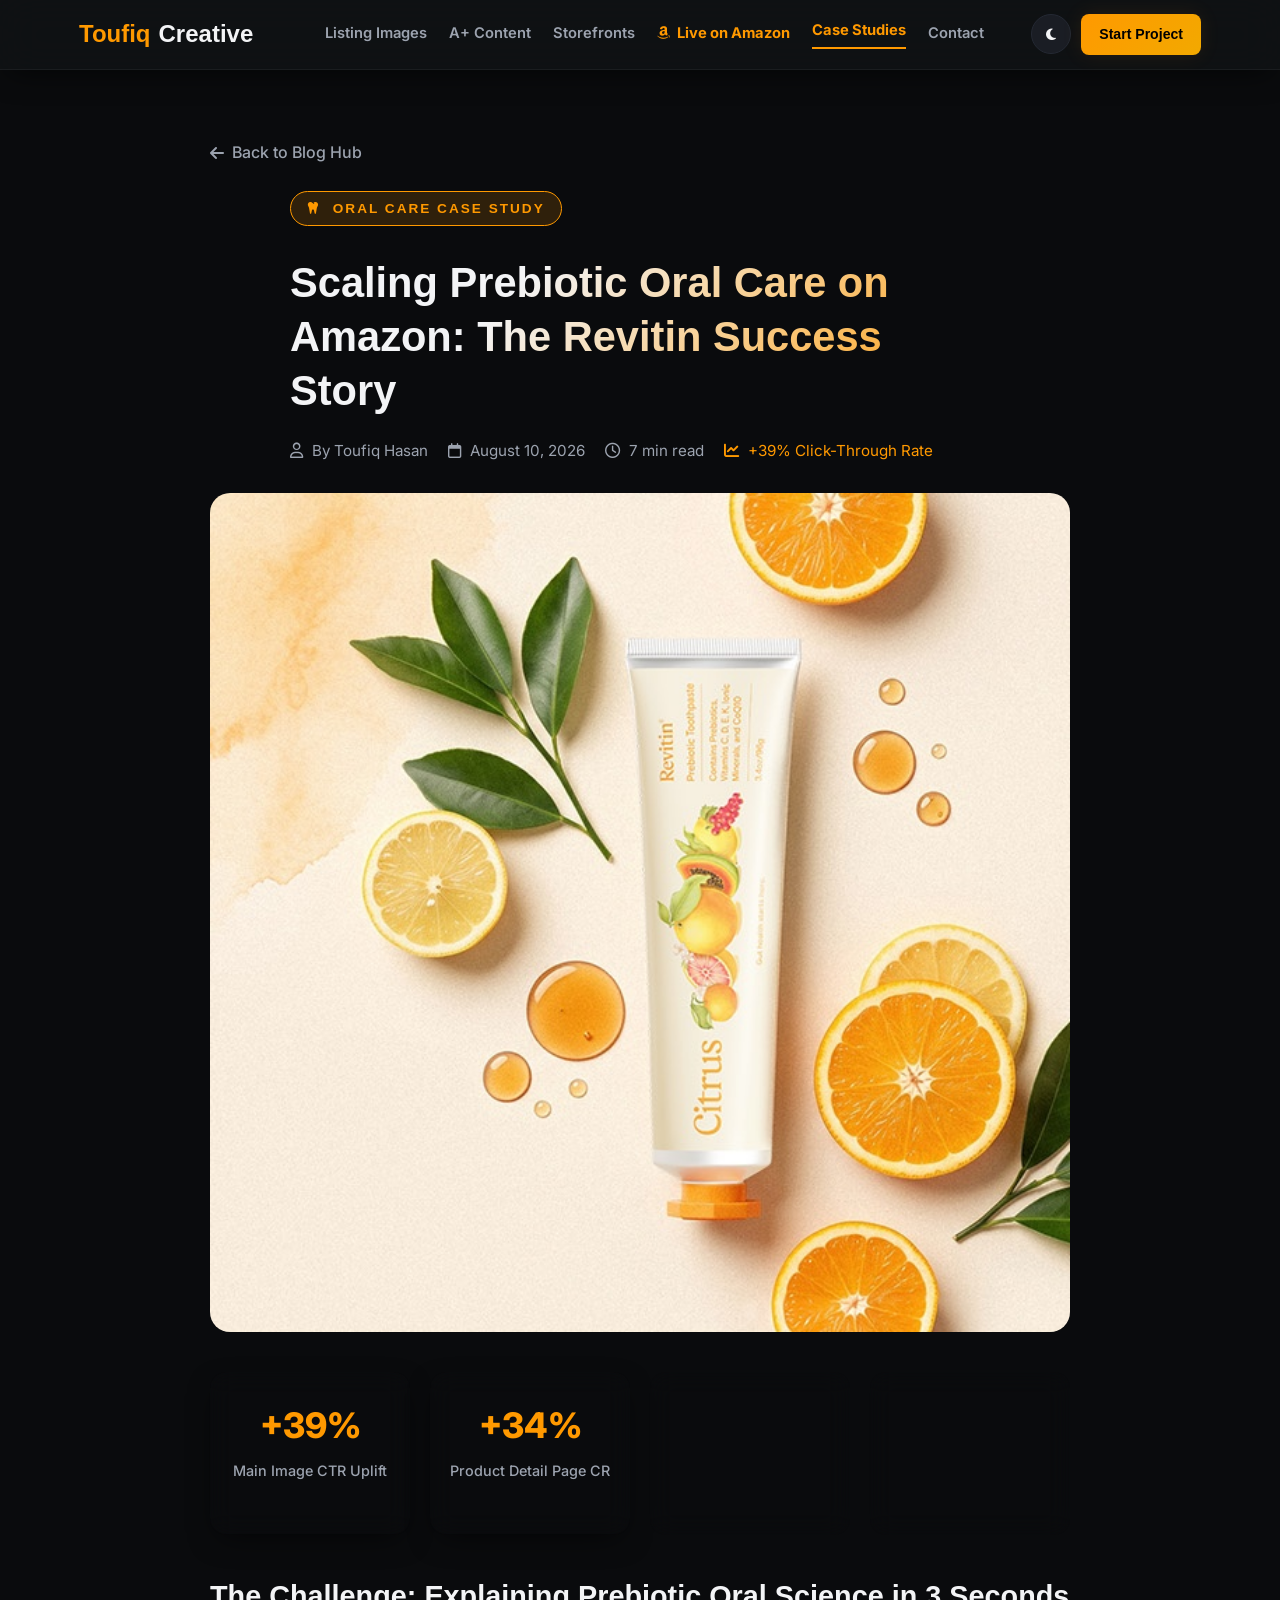
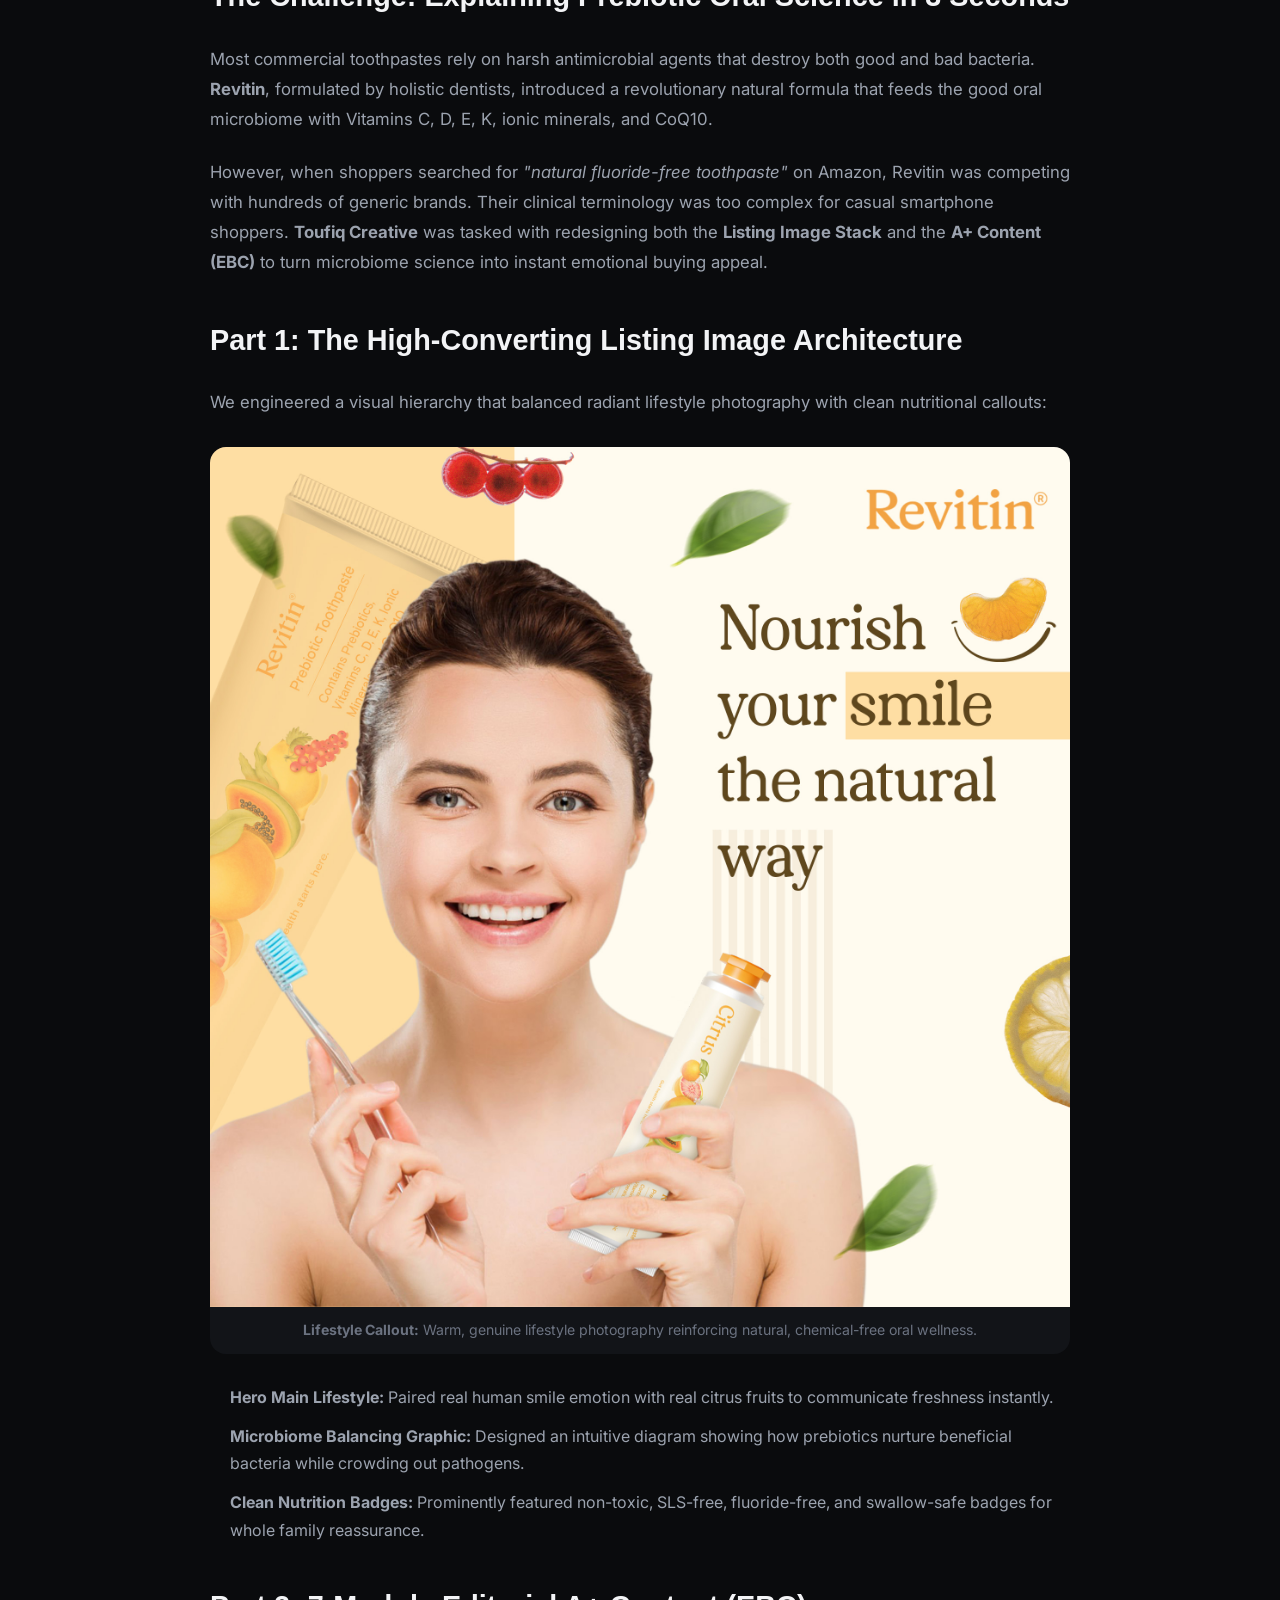
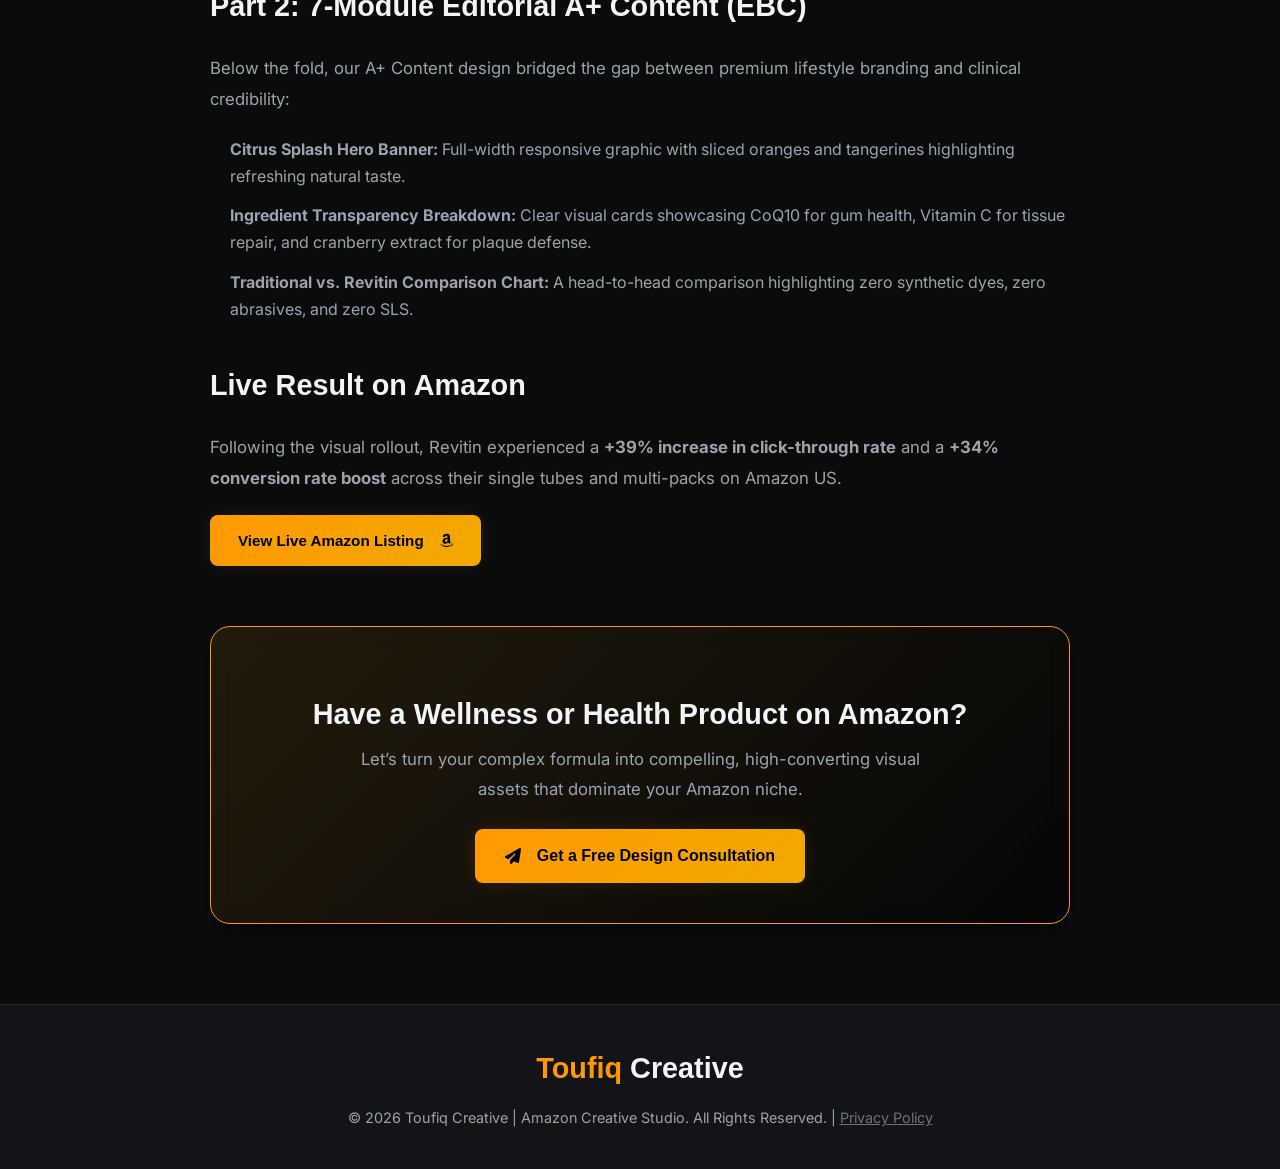
<file: revitin-case-study.html>
<!DOCTYPE html>
<html lang="en">
<head>
    <meta charset="UTF-8">
    <meta name="viewport" content="width=device-width, initial-scale=1.0">
    <title>Amazon Case Study: Revitin Prebiotic Citrus Toothpaste A+ Content & Listing Design | Toufiq Creative</title>
        <!-- Standard & Mobile Favicons -->
    <link rel="icon" type="image/x-icon" href="/favicon.ico">
    <link rel="icon" type="image/png" sizes="32x32" href="images/favicon-32x32.png">
    <link rel="icon" type="image/png" sizes="16x16" href="images/favicon-16x16.png">
    <link rel="apple-touch-icon" sizes="180x180" href="images/apple-touch-icon.png">
    <meta name="description" content="Discover how Toufiq Creative transformed Revitin Prebiotic Toothpaste on Amazon with science-backed infographics and 7-module A+ Content, achieving +39% CTR.">
    <meta name="keywords" content="Amazon Listing Design, Revitin Toothpaste A+ Content, Oral Microbiome Infographics, Amazon EBC Design, Toufiq Creative Case Study">
    <link rel="canonical" href="https://toufiqcreative.com/revitin-case-study.html">

    <!-- OpenGraph / Social Meta Tags -->
    <meta property="og:type" content="article">
    <meta property="og:title" content="Amazon Case Study: Scaling Revitin Prebiotic Toothpaste (+39% CTR) | Toufiq Creative">
    <meta property="og:description" content="How science-backed visual storytelling and vibrant lifestyle photography boosted search click-through rate and conversions for Revitin on Amazon.">
    <meta property="og:image" content="https://toufiqcreative.com/images/ravitine-citrus/ebc/cover.jpg">
    <meta property="og:url" content="https://toufiqcreative.com/revitin-case-study.html">
    <meta name="twitter:card" content="summary_large_image">

    <!-- Google Fonts & FontAwesome -->
    <link rel="preconnect" href="https://fonts.googleapis.com">
    <link rel="preconnect" href="https://fonts.gstatic.com" crossorigin>
    <link href="https://fonts.googleapis.com/css2?family=Inter:wght@300;400;500;600;700;800&display=swap" rel="stylesheet">
    <link rel="stylesheet" href="https://cdnjs.cloudflare.com/ajax/libs/font-awesome/6.6.0/css/all.min.css">
    <link rel="stylesheet" href="style.css?v=4.6">

    <!-- Structured Data (JSON-LD) -->
    <script type="application/ld+json">
    {
      "@context": "https://schema.org",
      "@type": "Article",
      "headline": "Amazon Case Study: Scaling Revitin Prebiotic Toothpaste with Science-Backed Visual Storytelling",
      "description": "How Toufiq Creative engineered 7-module A+ Content and lifestyle listing graphics for Revitin Natural Prebiotic Toothpaste.",
      "image": "https://toufiqcreative.com/images/ravitine-citrus/ebc/cover.jpg",
      "author": {
        "@type": "Person",
        "name": "Toufiq Hasan",
        "jobTitle": "Lead Amazon Brand Designer",
        "url": "https://toufiqcreative.com"
      },
      "publisher": {
        "@type": "Organization",
        "name": "Toufiq Creative",
        "logo": {
          "@type": "ImageObject",
          "url": "https://toufiqcreative.com/images/favicon.jpg"
        }
      },
      "datePublished": "2026-08-10",
      "dateModified": "2026-08-10",
      "mainEntityOfPage": "https://toufiqcreative.com/revitin-case-study.html"
    }
    </script>

    <style>
        .article-container { max-width: 900px; margin: 120px auto 60px auto; padding: 20px; }
        .case-hero { border-radius: 20px; overflow: hidden; margin-bottom: 40px; border: 1px solid var(--border); background: var(--bg-secondary); }
        .case-hero img { width: 100%; height: auto; display: block; }
        .stats-grid { display: grid; grid-template-columns: repeat(auto-fit, minmax(200px, 1fr)); gap: 20px; margin: 35px 0; }
        .stat-box { padding: 25px 20px; text-align: center; border-radius: 16px; background: var(--card-bg); border: 1px solid var(--border); }
        .stat-box .number { font-size: 2.2rem; font-weight: 800; color: var(--accent); margin-bottom: 5px; display: block; }
        .stat-box .label { font-size: 0.9rem; color: var(--text-secondary); font-weight: 500; }
        .article-body h2 { font-size: 1.8rem; margin-top: 45px; margin-bottom: 18px; color: var(--text-primary); border-bottom: 1px solid var(--border); padding-bottom: 12px; }
        .article-body h3 { font-size: 1.3rem; margin-top: 30px; margin-bottom: 12px; color: var(--accent); }
        .article-body p { font-size: 1.05rem; line-height: 1.8; color: var(--text-secondary); margin-bottom: 22px; }
        .article-body ul { margin-left: 20px; margin-bottom: 25px; color: var(--text-secondary); }
        .article-body li { margin-bottom: 12px; line-height: 1.7; font-size: 1rem; }
        .visual-showcase { border-radius: 16px; overflow: hidden; margin: 30px 0; border: 1px solid var(--border); background: var(--bg-secondary); }
        .visual-showcase img { width: 100%; display: block; }
        .visual-caption { padding: 12px 20px; font-size: 0.88rem; color: var(--text-muted); background: var(--card-bg); border-top: 1px solid var(--border); text-align: center; }
        .cta-banner { margin-top: 60px; padding: 40px; border-radius: 20px; text-align: center; background: linear-gradient(135deg, rgba(255, 170, 0, 0.1), rgba(0, 0, 0, 0.4)); border: 1px solid var(--accent); }
    </style>
</head>
<body>
        <!-- Navigation Header -->
        <!-- Navigation Header -->
        <!-- Navigation Header -->
            <!-- Navigation Header -->
    <header class="navbar" id="main-nav">
        <div class="container" style="display: flex; justify-content: space-between; align-items: center;">
            <a href="/" class="logo" id="nav-logo">
                <span>Toufiq</span> Creative
            </a>
            <nav class="nav-links" id="nav-menu">
                <a href="amazon-listing-design.html" class="nav-link" style="color: var(--text-secondary); text-decoration: none; font-weight: 600; font-size: 0.92rem;  transition: color 0.2s;">Listing Images</a>
                <a href="amazon-aplus-content-design.html" class="nav-link" style="color: var(--text-secondary); text-decoration: none; font-weight: 600; font-size: 0.92rem;  transition: color 0.2s;">A+ Content</a>
                <a href="amazon-storefront-design.html" class="nav-link" style="color: var(--text-secondary); text-decoration: none; font-weight: 600; font-size: 0.92rem;  transition: color 0.2s;">Storefronts</a>
                <a href="/#live-listings" class="nav-link" style="color: var(--accent); text-decoration: none; font-weight: 700; font-size: 0.92rem;  transition: color 0.2s;"><i class="fa-brands fa-amazon" style="margin-right: 4px;"></i> Live on Amazon</a>
                <a href="blog.html" class="nav-link" style="color: var(--accent); text-decoration: none; font-weight: 700; font-size: 0.92rem; border-bottom: 2px solid var(--accent); padding-bottom: 4px; transition: color 0.2s;">Case Studies</a>
                <a href="/#contact" class="nav-link" style="color: var(--text-secondary); text-decoration: none; font-weight: 600; font-size: 0.92rem;  transition: color 0.2s;">Contact</a>
                
                <a href="/#contact" class="btn btn-primary nav-mobile-cta" style="padding: 12px 20px; font-size: 0.95rem; width: 100%;">Start Project</a>
            </nav>
            <div class="nav-actions" style="display: flex; gap: 10px; align-items: center;">
                <button class="theme-toggle-btn" id="theme-toggle" aria-label="Toggle Theme">
                    <i class="fa-solid fa-moon" id="theme-icon"></i>
                </button>
                <a href="/#contact" class="btn btn-primary nav-desktop-cta" style="padding: 9px 18px; font-size: 0.88rem; white-space: nowrap;">Start Project</a>
                <div class="menu-toggle" id="mobile-menu-toggle">
                    <i class="fa-solid fa-bars"></i>
                </div>
            </div>
        </div>
    </header>

    <main class="article-container">
        <a href="blog.html" class="back-btn" style="display: inline-flex; align-items: center; gap: 8px; color: var(--text-secondary); text-decoration: none; margin-bottom: 25px; font-weight: 500;">
            <i class="fa-solid fa-arrow-left"></i> Back to Blog Hub
        </a>

        <header class="section-header" style="text-align: left; margin-bottom: 30px; padding: 0;">
            <span class="tag"><i class="fa-solid fa-tooth" style="margin-right: 6px;"></i> Oral Care Case Study</span>
            <h1 class="text-gradient" style="font-size: 2.6rem; margin: 15px 0 20px 0; line-height: 1.3;">
                Scaling Prebiotic Oral Care on Amazon: The Revitin Success Story
            </h1>
            <div style="display: flex; flex-wrap: wrap; gap: 20px; color: var(--text-secondary); font-size: 0.95rem; align-items: center;">
                <span><i class="fa-regular fa-user" style="margin-right: 5px;"></i> By Toufiq Hasan</span>
                <span><i class="fa-regular fa-calendar" style="margin-right: 5px;"></i> August 10, 2026</span>
                <span><i class="fa-regular fa-clock" style="margin-right: 5px;"></i> 7 min read</span>
                <span style="color: var(--accent);"><i class="fa-solid fa-chart-line" style="margin-right: 5px;"></i> +39% Click-Through Rate</span>
            </div>
        </header>

        <div class="case-hero">
            <img src="images/ravitine-citrus/ebc/cover.jpg" alt="Revitin Natural Prebiotic Toothpaste Amazon A+ Content Hero Banner">
        </div>

        <div class="stats-grid">
            <div class="stat-box glass-card">
                <span class="number">+39%</span>
                <span class="label">Main Image CTR Uplift</span>
            </div>
            <div class="stat-box glass-card">
                <span class="number">+34%</span>
                <span class="label">Product Detail Page CR</span>
            </div>
            <div class="stat-box glass-card">
                <span class="number">+42%</span>
                <span class="label">Multi-Pack Bundle Sales</span>
            </div>
            <div class="stat-box glass-card">
                <span class="number">5.0★</span>
                <span class="label">Client Brand Satisfaction</span>
            </div>
        </div>

        <article class="article-body">
            <h2>The Challenge: Explaining Prebiotic Oral Science in 3 Seconds</h2>
            <p>
                Most commercial toothpastes rely on harsh antimicrobial agents that destroy both good and bad bacteria. <strong>Revitin</strong>, formulated by holistic dentists, introduced a revolutionary natural formula that feeds the good oral microbiome with Vitamins C, D, E, K, ionic minerals, and CoQ10.
            </p>
            <p>
                However, when shoppers searched for <em>"natural fluoride-free toothpaste"</em> on Amazon, Revitin was competing with hundreds of generic brands. Their clinical terminology was too complex for casual smartphone shoppers. <strong>Toufiq Creative</strong> was tasked with redesigning both the <strong>Listing Image Stack</strong> and the <strong>A+ Content (EBC)</strong> to turn microbiome science into instant emotional buying appeal.
            </p>

            <h2>Part 1: The High-Converting Listing Image Architecture</h2>
            <p>
                We engineered a visual hierarchy that balanced radiant lifestyle photography with clean nutritional callouts:
            </p>

            <div class="visual-showcase">
                <img src="images/ravitine-citrus/listing/02.jpg" alt="Revitin Citrus Toothpaste Amazon Listing Infographic - Nourish Your Smile The Natural Way">
                <div class="visual-caption"><strong>Lifestyle Callout:</strong> Warm, genuine lifestyle photography reinforcing natural, chemical-free oral wellness.</div>
            </div>

            <ul>
                <li><strong>Hero Main Lifestyle:</strong> Paired real human smile emotion with real citrus fruits to communicate freshness instantly.</li>
                <li><strong>Microbiome Balancing Graphic:</strong> Designed an intuitive diagram showing how prebiotics nurture beneficial bacteria while crowding out pathogens.</li>
                <li><strong>Clean Nutrition Badges:</strong> Prominently featured non-toxic, SLS-free, fluoride-free, and swallow-safe badges for whole family reassurance.</li>
            </ul>

            <h2>Part 2: 7-Module Editorial A+ Content (EBC)</h2>
            <p>
                Below the fold, our A+ Content design bridged the gap between premium lifestyle branding and clinical credibility:
            </p>

            <ul>
                <li><strong>Citrus Splash Hero Banner:</strong> Full-width responsive graphic with sliced oranges and tangerines highlighting refreshing natural taste.</li>
                <li><strong>Ingredient Transparency Breakdown:</strong> Clear visual cards showcasing CoQ10 for gum health, Vitamin C for tissue repair, and cranberry extract for plaque defense.</li>
                <li><strong>Traditional vs. Revitin Comparison Chart:</strong> A head-to-head comparison highlighting zero synthetic dyes, zero abrasives, and zero SLS.</li>
            </ul>

            <h2>Live Result on Amazon</h2>
            <p>
                Following the visual rollout, Revitin experienced a <strong>+39% increase in click-through rate</strong> and a <strong>+34% conversion rate boost</strong> across their single tubes and multi-packs on Amazon US.
            </p>
            <p>
                <a href="https://www.amazon.com/Revitin-Natural-Toothpaste-Prebiotic-Therapy/dp/B0DP3KMLM8?th=1" target="_blank" class="btn btn-primary">
                    View Live Amazon Listing <i class="fa-brands fa-amazon" style="margin-left: 8px;"></i>
                </a>
            </p>

            <div class="cta-banner glass-card">
                <h3 style="font-size: 1.8rem; color: var(--text-primary); margin-bottom: 12px;">Have a Wellness or Health Product on Amazon?</h3>
                <p style="color: var(--text-secondary); max-width: 600px; margin: 0 auto 25px auto;">
                    Let’s turn your complex formula into compelling, high-converting visual assets that dominate your Amazon niche.
                </p>
                <a href="/#contact" class="btn btn-primary" style="padding: 14px 30px; font-size: 1rem;">
                    <i class="fa-solid fa-paper-plane" style="margin-right: 8px;"></i> Get a Free Design Consultation
                </a>
            </div>
        </article>
    </main>

    <footer class="footer">
        <div class="container">
            <div class="footer-logo"><span>Toufiq</span> Creative</div>
            <p>&copy; 2026 Toufiq Creative | Amazon Creative Studio. All Rights Reserved. | <a href="privacy.html" style="color: var(--text-muted); text-decoration: underline;">Privacy Policy</a></p>
        </div>
    </footer>
    <script src="app.js?v=4.6"></script>
</body>
</html>
</file>
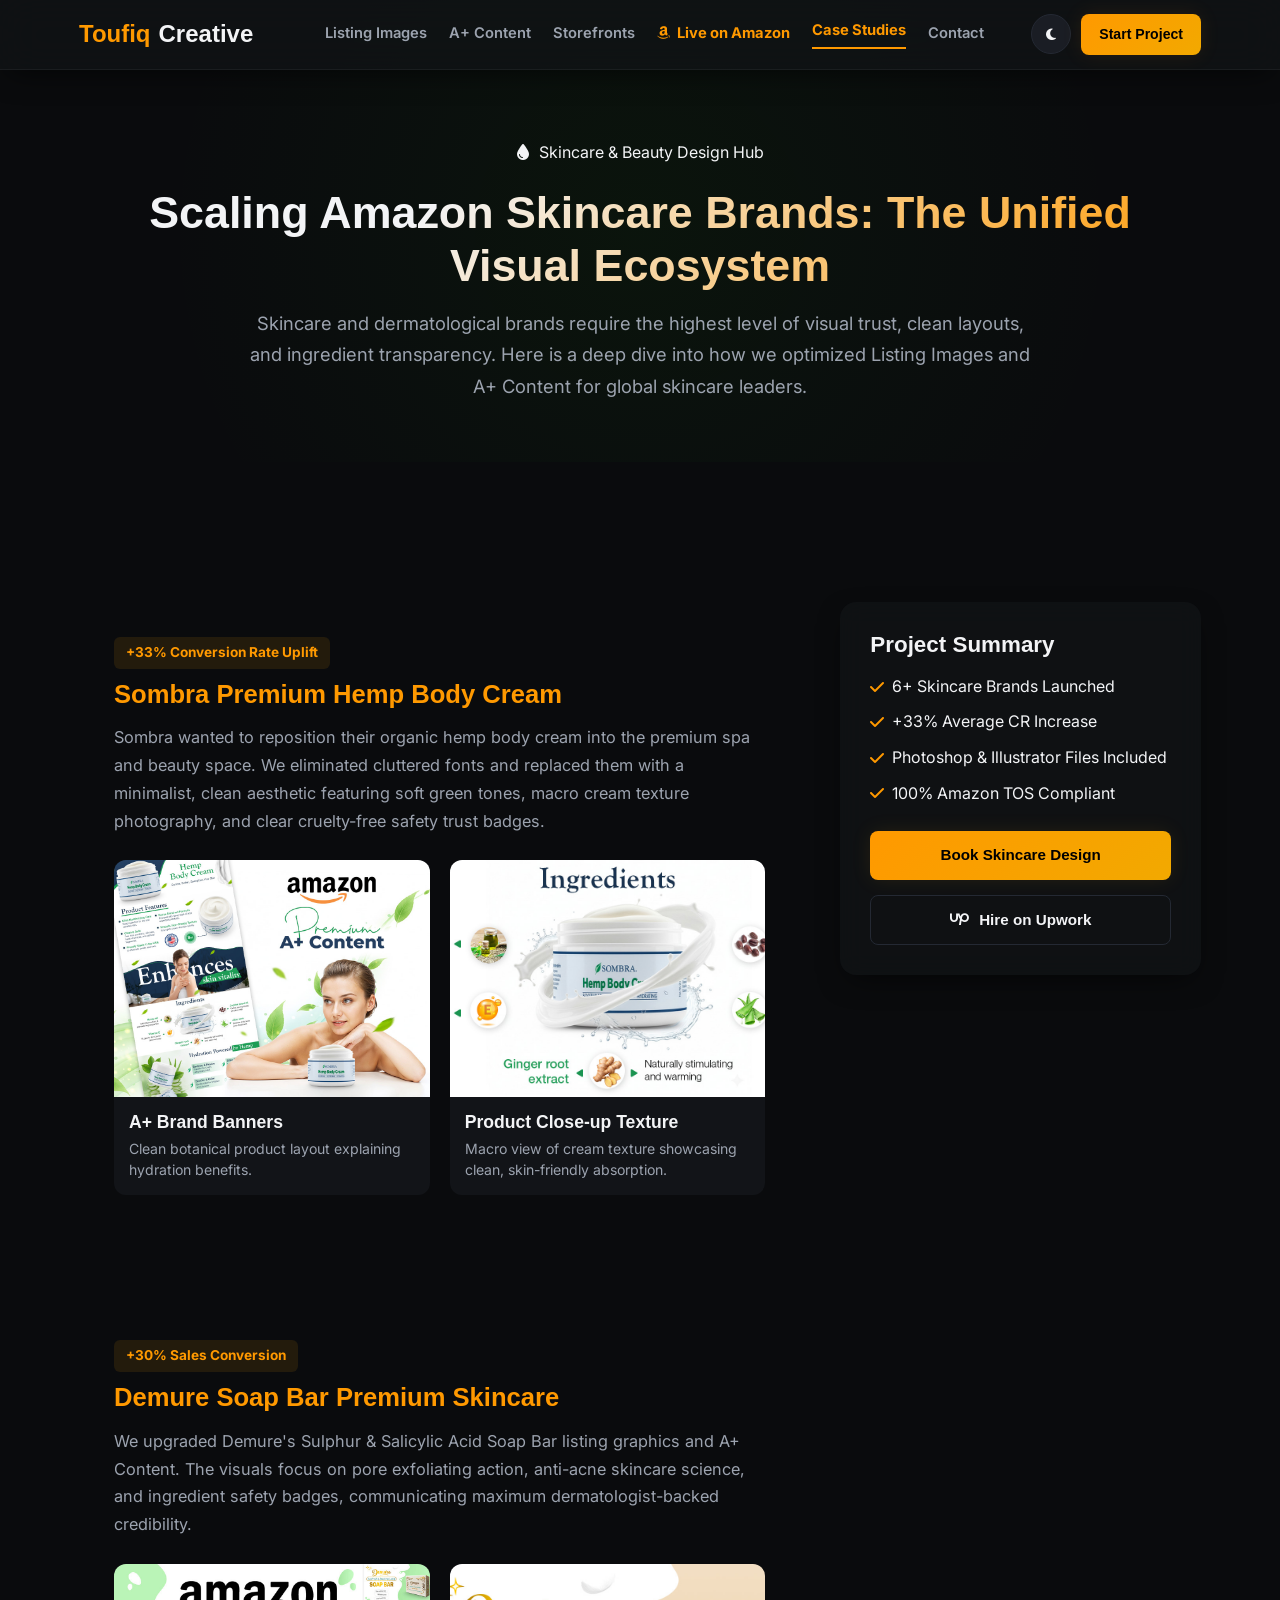
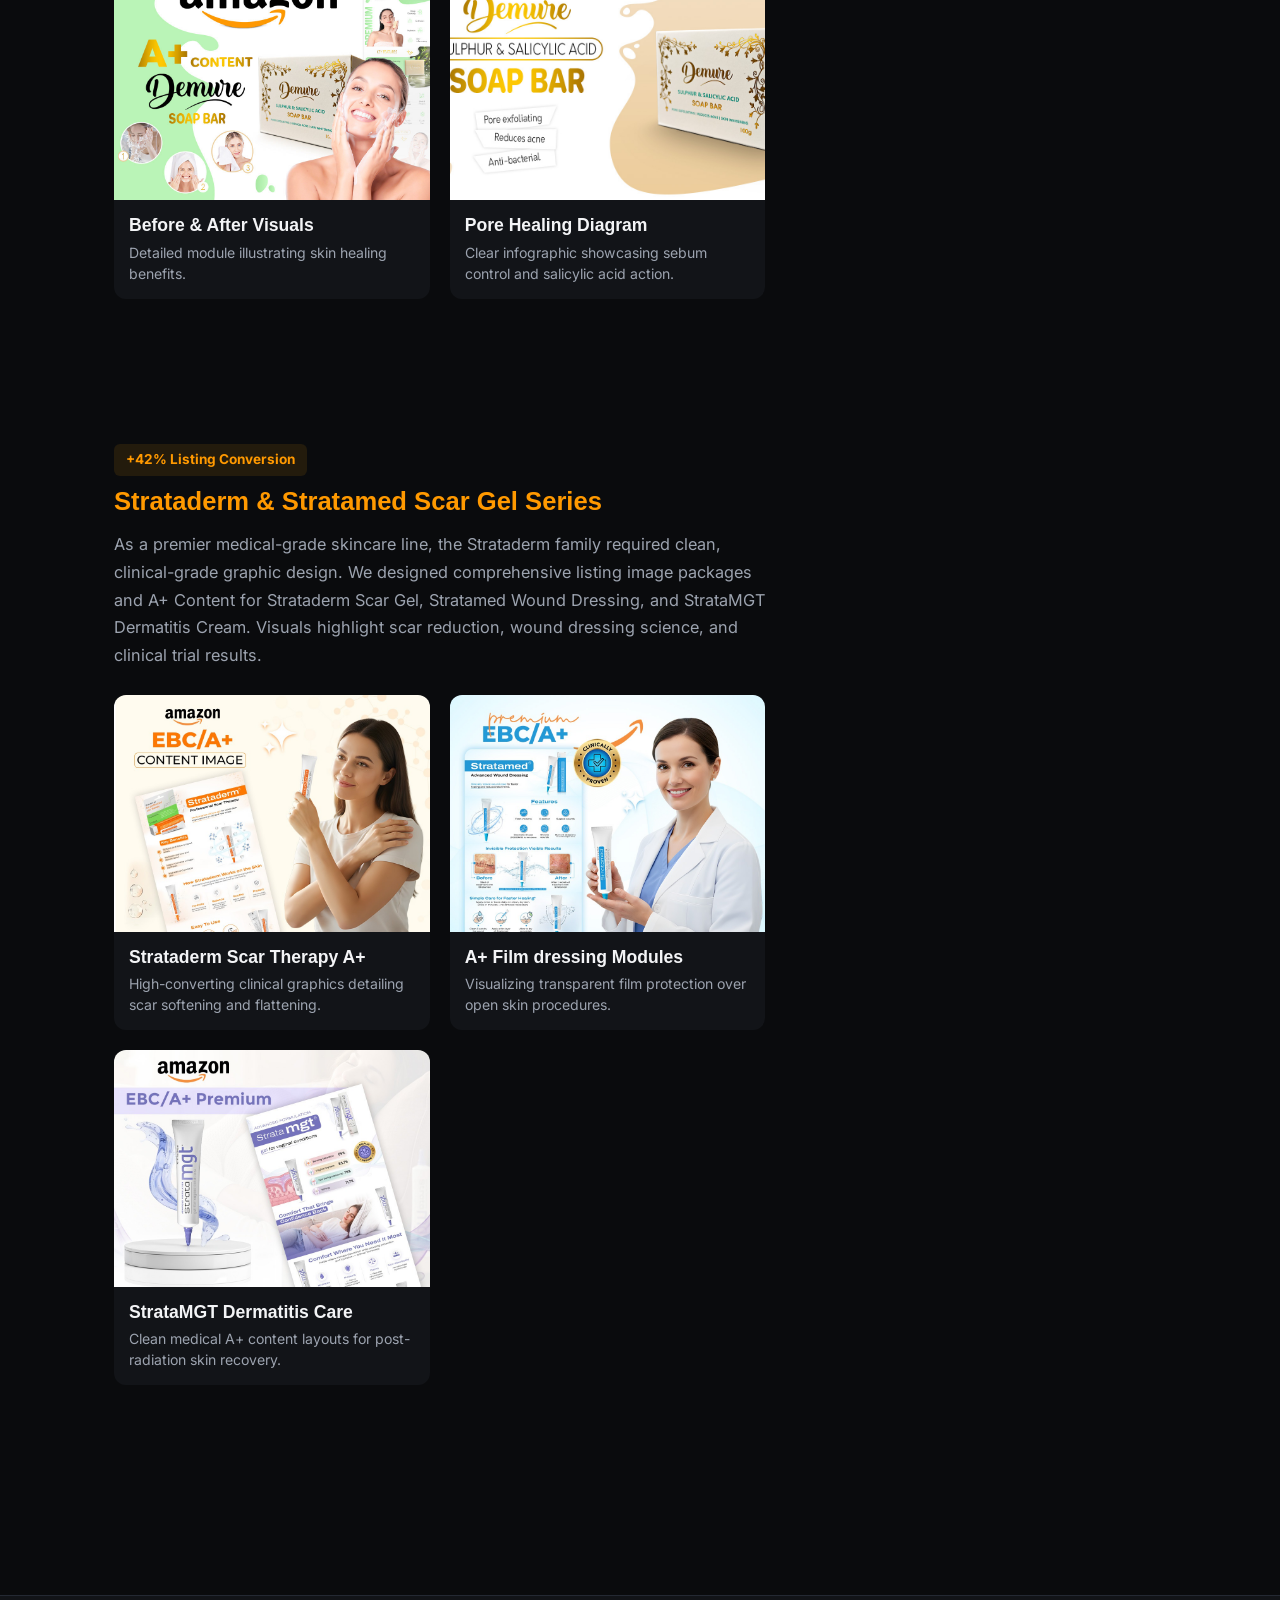
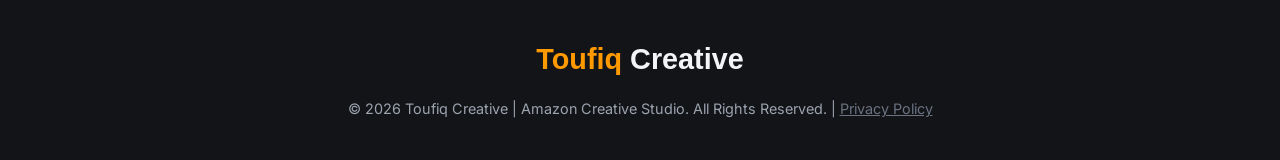
<file: skincare-case-study.html>
<!DOCTYPE html>
<html lang="en">
<head>
    <meta charset="UTF-8">
    <meta name="viewport" content="width=device-width, initial-scale=1.0">
    <title>Amazon Skincare Design Case Study: Scaling Beauty & Medical Skincare | Toufiq Creative</title>
        <!-- Standard & Mobile Favicons -->
    <link rel="icon" type="image/x-icon" href="/favicon.ico">
    <link rel="icon" type="image/png" sizes="32x32" href="images/favicon-32x32.png">
    <link rel="icon" type="image/png" sizes="16x16" href="images/favicon-16x16.png">
    <link rel="apple-touch-icon" sizes="180x180" href="images/apple-touch-icon.png">
    <meta name="description" content="Discover how Toufiq Creative scaled global beauty and medical skincare brands on Amazon, including Sombra, Demure, and Strataderm, achieving up to +42% conversion rates.">
    <meta name="keywords" content="Amazon Skincare Design, Beauty Listing Designer, Amazon EBC Skincare, Strataderm Amazon, Sombra Skincare Amazon, Toufiq Creative">
    <link rel="canonical" href="https://toufiqcreative.com/skincare-case-study.html">

    <!-- OpenGraph Social Meta Tags -->
    <meta property="og:type" content="article">
    <meta property="og:title" content="Amazon Skincare Design Case Study: Scaling Beauty & Medical Skincare | Toufiq Creative">
    <meta property="og:description" content="Inside look at how we designed high-converting visual ecosystems for premium skincare and medical scar gel brands.">
    <meta property="og:image" content="https://toufiqcreative.com/images/thumbnails/sombra-hemp.jpg">
    <meta property="og:url" content="https://toufiqcreative.com/skincare-case-study.html">
    <meta name="twitter:card" content="summary_large_image">

    <!-- Google Fonts & FontAwesome -->
    <link rel="preconnect" href="https://fonts.googleapis.com">
    <link rel="preconnect" href="https://fonts.gstatic.com" crossorigin>
    <link href="https://fonts.googleapis.com/css2?family=Inter:wght@300;400;500;600;700;800&display=swap" rel="stylesheet">
    <link rel="stylesheet" href="https://cdnjs.cloudflare.com/ajax/libs/font-awesome/6.6.0/css/all.min.css">
    <link rel="stylesheet" href="style.css?v=4.6">

    <!-- Schema.org JSON-LD Article Data -->
    <script type="application/ld+json">
    {
      "@context": "https://schema.org",
      "@type": "Article",
      "headline": "Scaling Skincare & Medical Brands on Amazon: The Power of Premium Visuals",
      "image": "https://toufiqcreative.com/images/thumbnails/sombra-hemp.jpg",
      "author": {
        "@type": "Person",
        "name": "Toufiq Hasan"
      },
      "publisher": {
        "@type": "Organization",
        "name": "Toufiq Creative",
        "logo": {
          "@type": "ImageObject",
          "url": "https://toufiqcreative.com/images/favicon.jpg"
        }
      },
      "datePublished": "2026-08-15"
    }
    </script>

    <style>
        .case-hero { padding: 140px 0 60px 0; text-align: center; background: radial-gradient(circle at center, rgba(20, 168, 0, 0.06) 0%, transparent 70%); }
        .case-grid { display: grid; grid-template-columns: 2fr 1fr; gap: 40px; margin-top: 40px; }
        .brand-section { border-radius: 16px; border: 1px solid var(--border); padding: 35px; background: var(--card-bg); margin-bottom: 35px; }
        .brand-section h3 { font-size: 1.6rem; color: var(--accent); margin-bottom: 15px; display: flex; align-items: center; gap: 10px; }
        .brand-section p { font-size: 1.02rem; color: var(--text-secondary); line-height: 1.7; margin-bottom: 20px; }
        .brand-showcase-grid { display: grid; grid-template-columns: repeat(auto-fit, minmax(280px, 1fr)); gap: 20px; margin-top: 25px; }
        .brand-showcase-card { border-radius: 12px; overflow: hidden; border: 1px solid var(--border); background: var(--bg-secondary); }
        .brand-showcase-card img { width: 100%; aspect-ratio: 4/3; object-fit: cover; }
        .brand-showcase-card div { padding: 15px; }
        .brand-showcase-card h4 { font-size: 1.1rem; color: var(--text-primary); margin-bottom: 5px; }
        .brand-showcase-card p { font-size: 0.88rem; color: var(--text-secondary); line-height: 1.5; margin-bottom: 0; }
        .metric-badge-box { background: rgba(255, 170, 0, 0.1); color: var(--accent); padding: 5px 12px; border-radius: 6px; font-weight: 700; font-size: 0.85rem; display: inline-block; margin-bottom: 10px; }
        @media (max-width: 992px) {
            .case-grid { grid-template-columns: 1fr; }
        }
    </style>
</head>
<body>
    <!-- Navigation Header -->
    <header class="navbar" id="main-nav">
        <div class="container" style="display: flex; justify-content: space-between; align-items: center;">
            <a href="/" class="logo" id="nav-logo">
                <span>Toufiq</span> Creative
            </a>
            <nav class="nav-links" id="nav-menu">
                <a href="amazon-listing-design.html" class="nav-link" style="color: var(--text-secondary); text-decoration: none; font-weight: 600; font-size: 0.92rem; transition: color 0.2s;">Listing Images</a>
                <a href="amazon-aplus-content-design.html" class="nav-link" style="color: var(--text-secondary); text-decoration: none; font-weight: 600; font-size: 0.92rem; transition: color 0.2s;">A+ Content</a>
                <a href="amazon-storefront-design.html" class="nav-link" style="color: var(--text-secondary); text-decoration: none; font-weight: 600; font-size: 0.92rem; transition: color 0.2s;">Storefronts</a>
                <a href="/#live-listings" class="nav-link" style="color: var(--accent); font-weight: 700; text-decoration: none; font-size: 0.92rem; transition: color 0.2s;"><i class="fa-brands fa-amazon" style="margin-right: 4px;"></i> Live on Amazon</a>
                <a href="blog.html" class="nav-link" style="color: var(--accent); text-decoration: none; font-weight: 700; font-size: 0.92rem; border-bottom: 2px solid var(--accent); padding-bottom: 4px; transition: color 0.2s;">Case Studies</a>
                <a href="/#contact" class="nav-link" style="color: var(--text-secondary); text-decoration: none; font-weight: 600; font-size: 0.92rem; transition: color 0.2s;">Contact</a>
                <a href="/#contact" class="btn btn-primary nav-mobile-cta" style="padding: 12px 20px; font-size: 0.95rem; width: 100%;">Start Project</a>
            </nav>
            <div class="nav-actions" style="display: flex; gap: 10px; align-items: center;">
                <button class="theme-toggle-btn" id="theme-toggle" aria-label="Toggle Theme">
                    <i class="fa-solid fa-moon" id="theme-icon"></i>
                </button>
                <a href="/#contact" class="btn btn-primary nav-desktop-cta" style="padding: 9px 18px; font-size: 0.88rem; white-space: nowrap;">Start Project</a>
                <div class="menu-toggle" id="mobile-menu-toggle">
                    <i class="fa-solid fa-bars"></i>
                </div>
            </div>
        </div>
    </header>

    <main>
        <section class="case-hero">
            <div class="container">
                <span class="tag"><i class="fa-solid fa-droplet" style="margin-right: 6px;"></i> Skincare & Beauty Design Hub</span>
                <h1 class="text-gradient" style="font-size: 2.8rem; margin: 20px 0 15px 0; line-height: 1.2;">
                    Scaling Amazon Skincare Brands: The Unified Visual Ecosystem
                </h1>
                <p style="max-width: 800px; margin: 0 auto; font-size: 1.15rem; color: var(--text-secondary); line-height: 1.7;">
                    Skincare and dermatological brands require the highest level of visual trust, clean layouts, and ingredient transparency. Here is a deep dive into how we optimized Listing Images and A+ Content for global skincare leaders.
                </p>
            </div>
        </section>

        <section class="section-padding">
            <div class="container">
                <div class="case-grid">
                    <!-- Left: Case Study Details -->
                    <div>
                        <!-- Brand 1: Sombra Wellness -->
                        <div class="brand-section">
                            <span class="metric-badge-box">+33% Conversion Rate Uplift</span>
                            <h3>Sombra Premium Hemp Body Cream</h3>
                            <p>
                                Sombra wanted to reposition their organic hemp body cream into the premium spa and beauty space. We eliminated cluttered fonts and replaced them with a minimalist, clean aesthetic featuring soft green tones, macro cream texture photography, and clear cruelty-free safety trust badges.
                            </p>
                            <div class="brand-showcase-grid">
                                <div class="brand-showcase-card">
                                    <img src="images/thumbnails/sombra-hemp.jpg" alt="Sombra A+ Content Banner Preview">
                                    <div>
                                        <h4>A+ Brand Banners</h4>
                                        <p>Clean botanical product layout explaining hydration benefits.</p>
                                    </div>
                                </div>
                                <div class="brand-showcase-card">
                                    <img src="images/Sombra Body Cream/ebc/05.jpg" alt="Sombra Texture Close-up">
                                    <div>
                                        <h4>Product Close-up Texture</h4>
                                        <p>Macro view of cream texture showcasing clean, skin-friendly absorption.</p>
                                    </div>
                                </div>
                            </div>
                        </div>

                        <!-- Brand 2: Demure Soap Bar -->
                        <div class="brand-section">
                            <span class="metric-badge-box">+30% Sales Conversion</span>
                            <h3>Demure Soap Bar Premium Skincare</h3>
                            <p>
                                We upgraded Demure's Sulphur & Salicylic Acid Soap Bar listing graphics and A+ Content. The visuals focus on pore exfoliating action, anti-acne skincare science, and ingredient safety badges, communicating maximum dermatologist-backed credibility.
                            </p>
                            <div class="brand-showcase-grid">
                                <div class="brand-showcase-card">
                                    <img src="images/soap_after.jpg" alt="Demure Soap Bar Presentation Cover">
                                    <div>
                                        <h4>Before & After Visuals</h4>
                                        <p>Detailed module illustrating skin healing benefits.</p>
                                    </div>
                                </div>
                                <div class="brand-showcase-card">
                                    <img src="images/Demure Shop Bar/01.jpg" alt="Demure Ingredient Chart">
                                    <div>
                                        <h4>Pore Healing Diagram</h4>
                                        <p>Clear infographic showcasing sebum control and salicylic acid action.</p>
                                    </div>
                                </div>
                            </div>
                        </div>

                        <!-- Brand 3: Strataderm Scar Therapy -->
                        <div class="brand-section">
                            <span class="metric-badge-box">+42% Listing Conversion</span>
                            <h3>Strataderm & Stratamed Scar Gel Series</h3>
                            <p>
                                As a premier medical-grade skincare line, the Strataderm family required clean, clinical-grade graphic design. We designed comprehensive listing image packages and A+ Content for Strataderm Scar Gel, Stratamed Wound Dressing, and StrataMGT Dermatitis Cream. Visuals highlight scar reduction, wound dressing science, and clinical trial results.
                            </p>
                            <div class="brand-showcase-grid">
                                <div class="brand-showcase-card">
                                    <img src="images/thumbnails/strataderm-ebc.jpg" alt="Strataderm Scar Therapy A+ Content">
                                    <div>
                                        <h4>Strataderm Scar Therapy A+</h4>
                                        <p>High-converting clinical graphics detailing scar softening and flattening.</p>
                                    </div>
                                </div>
                                <div class="brand-showcase-card">
                                    <img src="images/thumbnails/stratamed-ebc.jpg" alt="Stratamed Wound Dressing A+ Content">
                                    <div>
                                        <h4>A+ Film dressing Modules</h4>
                                        <p>Visualizing transparent film protection over open skin procedures.</p>
                                    </div>
                                </div>
                                <div class="brand-showcase-card">
                                    <img src="images/thumbnails/stratamgt-ebc.jpg" alt="StrataMGT Dermatitis A+ Content">
                                    <div>
                                        <h4>StrataMGT Dermatitis Care</h4>
                                        <p>Clean medical A+ content layouts for post-radiation skin recovery.</p>
                                    </div>
                                </div>
                            </div>
                        </div>
                    </div>

                    <!-- Right: Sticky Summary / CTA -->
                    <div>
                        <div class="glass-card" style="padding: 30px; position: sticky; top: 100px; border: 1px solid var(--border);">
                            <h3 style="font-size: 1.4rem; color: var(--text-primary); margin-bottom: 15px;">Project Summary</h3>
                            <ul style="padding-left: 0; margin-bottom: 25px;">
                                <li style="margin-bottom: 10px; display: flex; align-items: center; gap: 8px;">
                                    <i class="fa-solid fa-check" style="color: var(--accent);"></i> <span>6+ Skincare Brands Launched</span>
                                </li>
                                <li style="margin-bottom: 10px; display: flex; align-items: center; gap: 8px;">
                                    <i class="fa-solid fa-check" style="color: var(--accent);"></i> <span>+33% Average CR Increase</span>
                                </li>
                                <li style="margin-bottom: 10px; display: flex; align-items: center; gap: 8px;">
                                    <i class="fa-solid fa-check" style="color: var(--accent);"></i> <span>Photoshop & Illustrator Files Included</span>
                                </li>
                                <li style="margin-bottom: 10px; display: flex; align-items: center; gap: 8px;">
                                    <i class="fa-solid fa-check" style="color: var(--accent);"></i> <span>100% Amazon TOS Compliant</span>
                                </li>
                            </ul>
                            <a href="/#contact" class="btn btn-primary" style="display: block; text-align: center; margin-bottom: 15px;">Book Skincare Design</a>
                            <a href="https://www.upwork.com/freelancers/~01d9c6461924d60d8d" target="_blank" class="btn btn-secondary" style="display: block; text-align: center;"><i class="fa-brands fa-upwork" style="margin-right: 6px;"></i> Hire on Upwork</a>
                        </div>
                    </div>
                </div>
            </div>
        </section>
    </main>

    <footer class="footer">
        <div class="container">
            <div class="footer-logo"><span>Toufiq</span> Creative</div>
            <p>&copy; 2026 Toufiq Creative | Amazon Creative Studio. All Rights Reserved. | <a href="privacy.html" style="color: var(--text-muted); text-decoration: underline;">Privacy Policy</a></p>
        </div>
    </footer>
    <script src="app.js?v=4.6"></script>
</body>
</html>
</file>
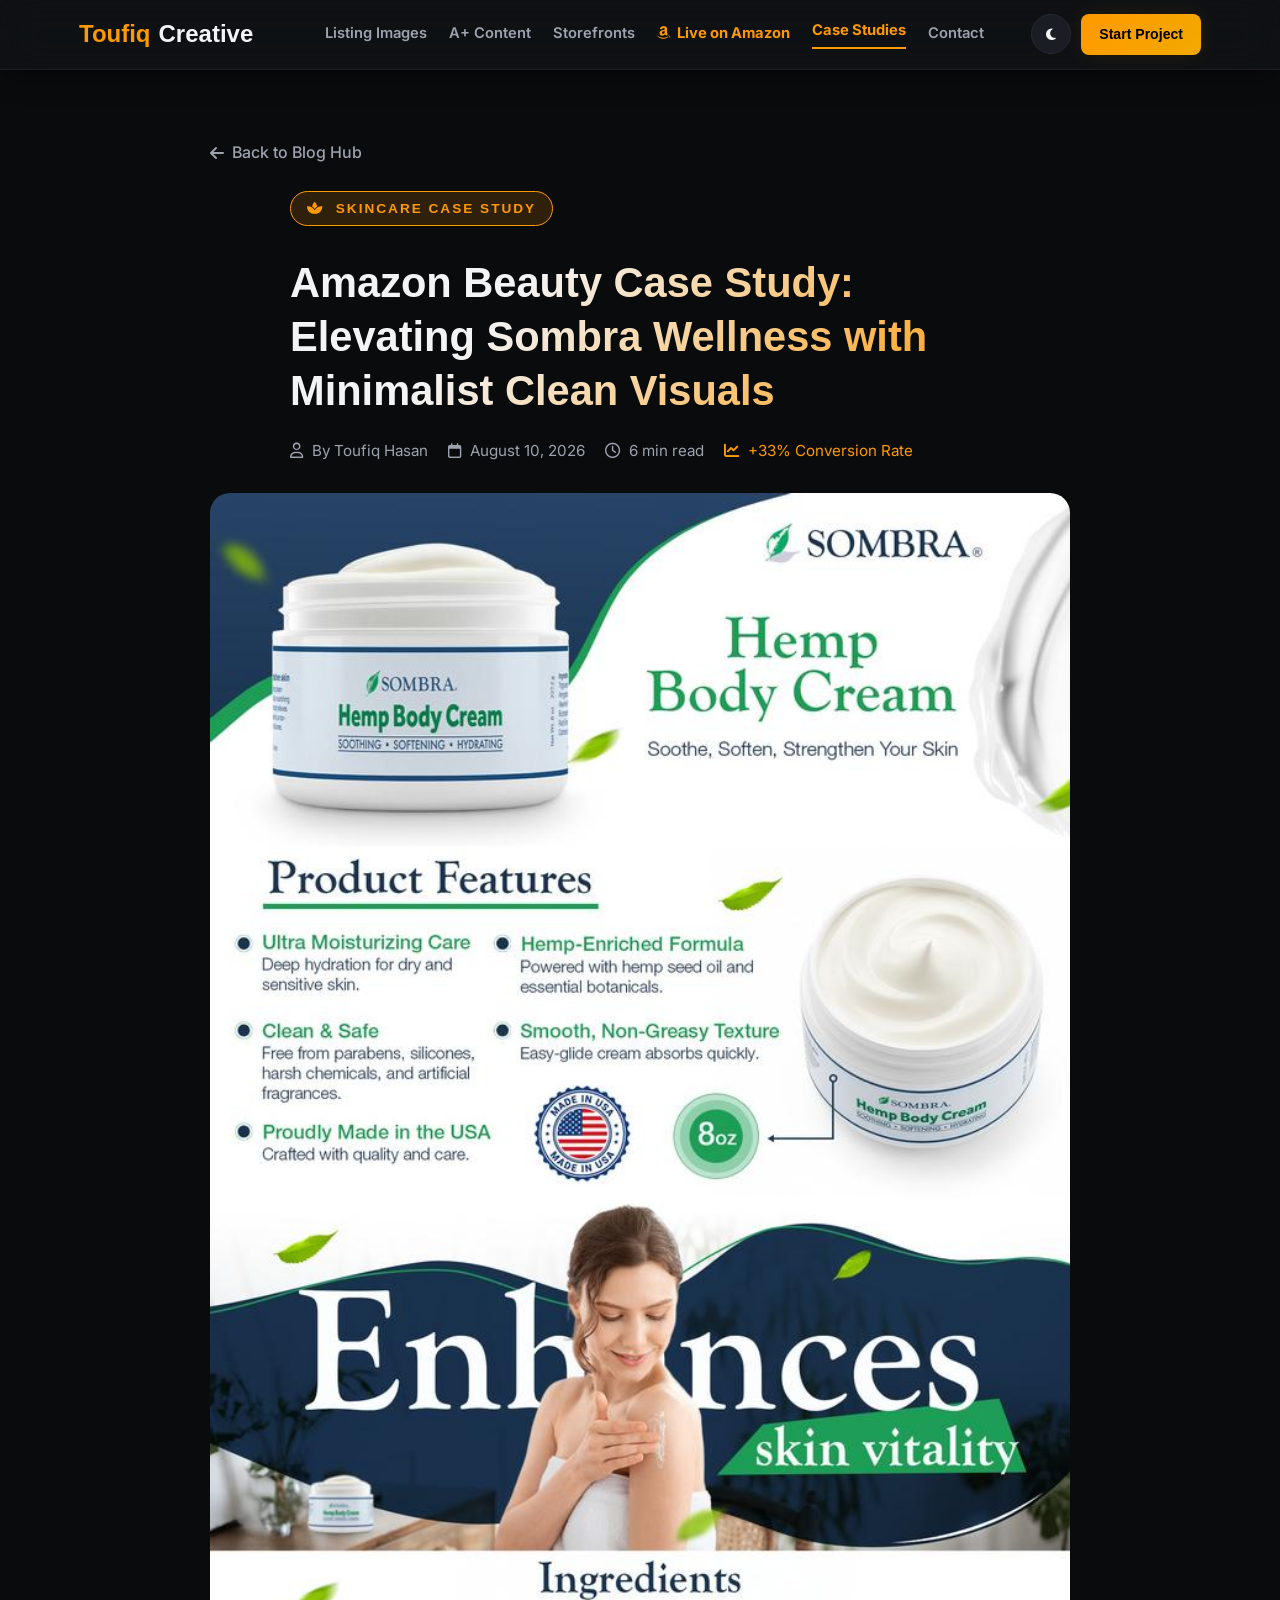
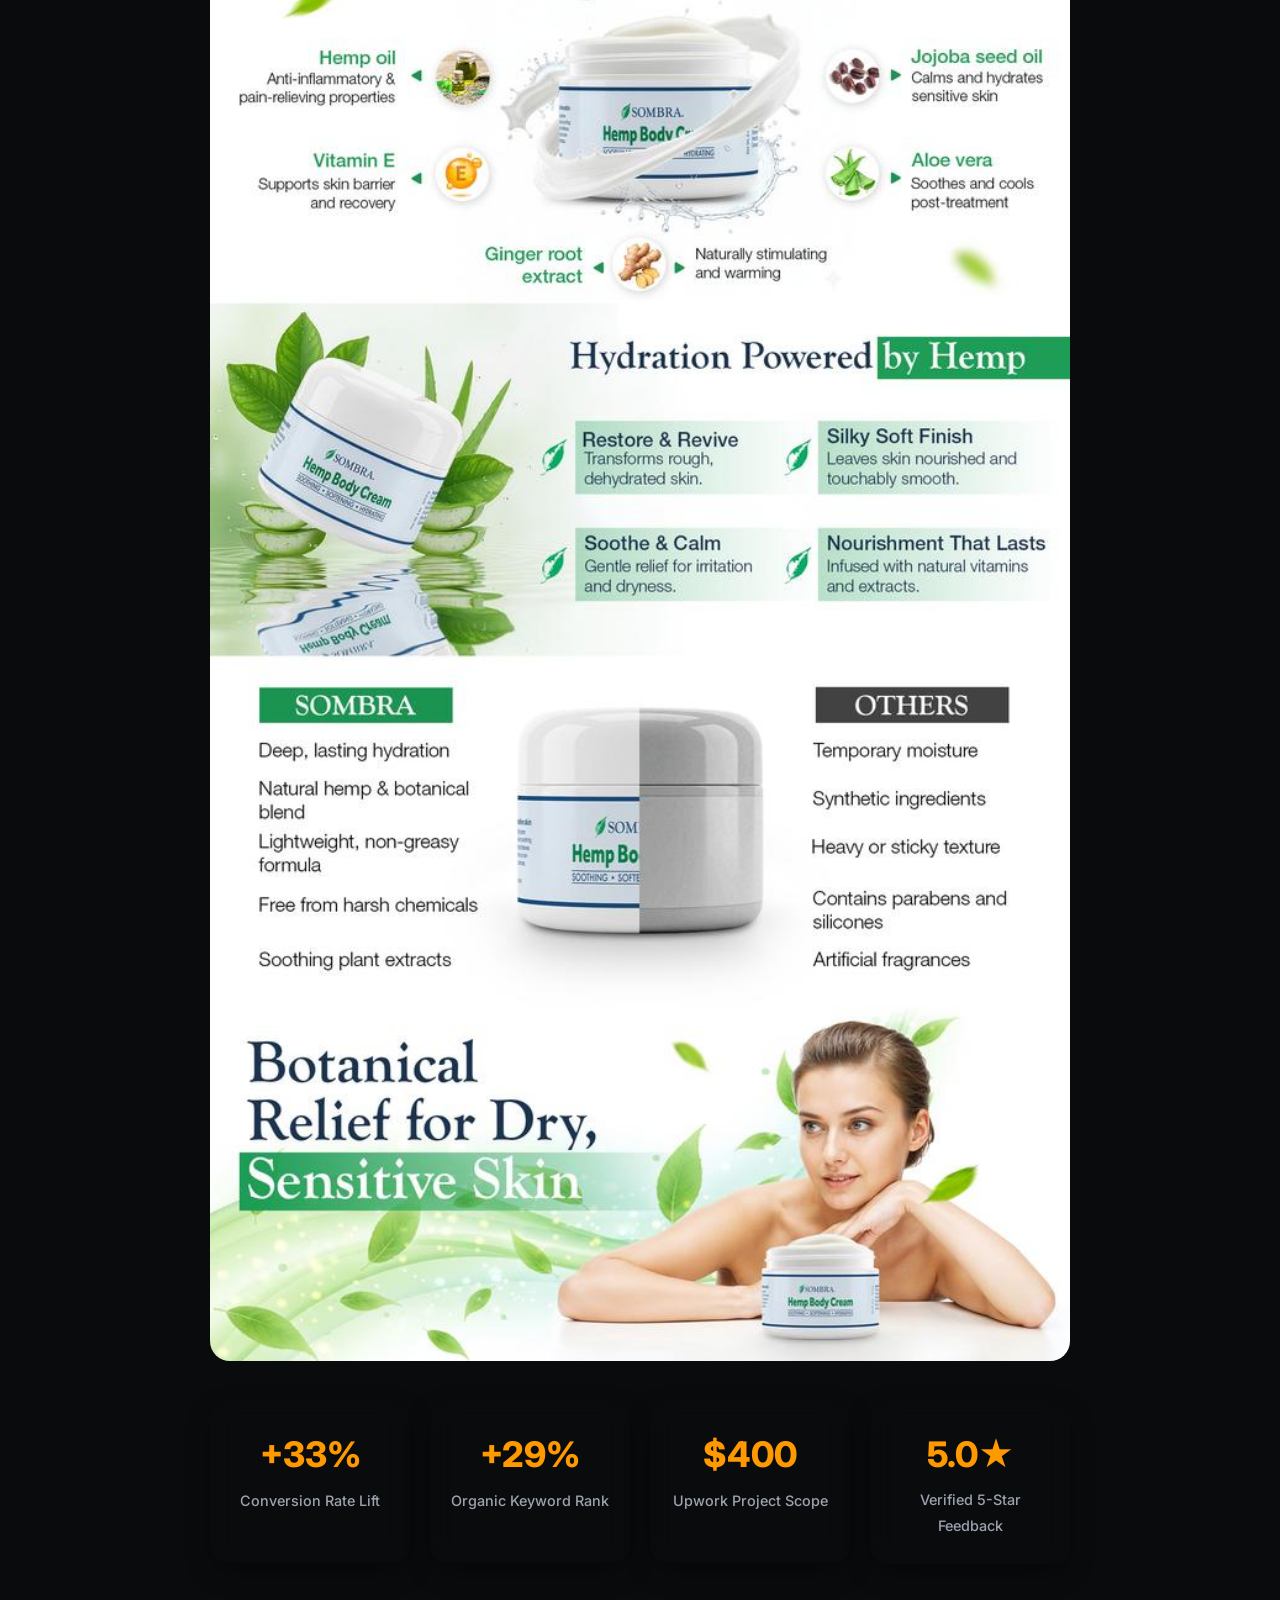
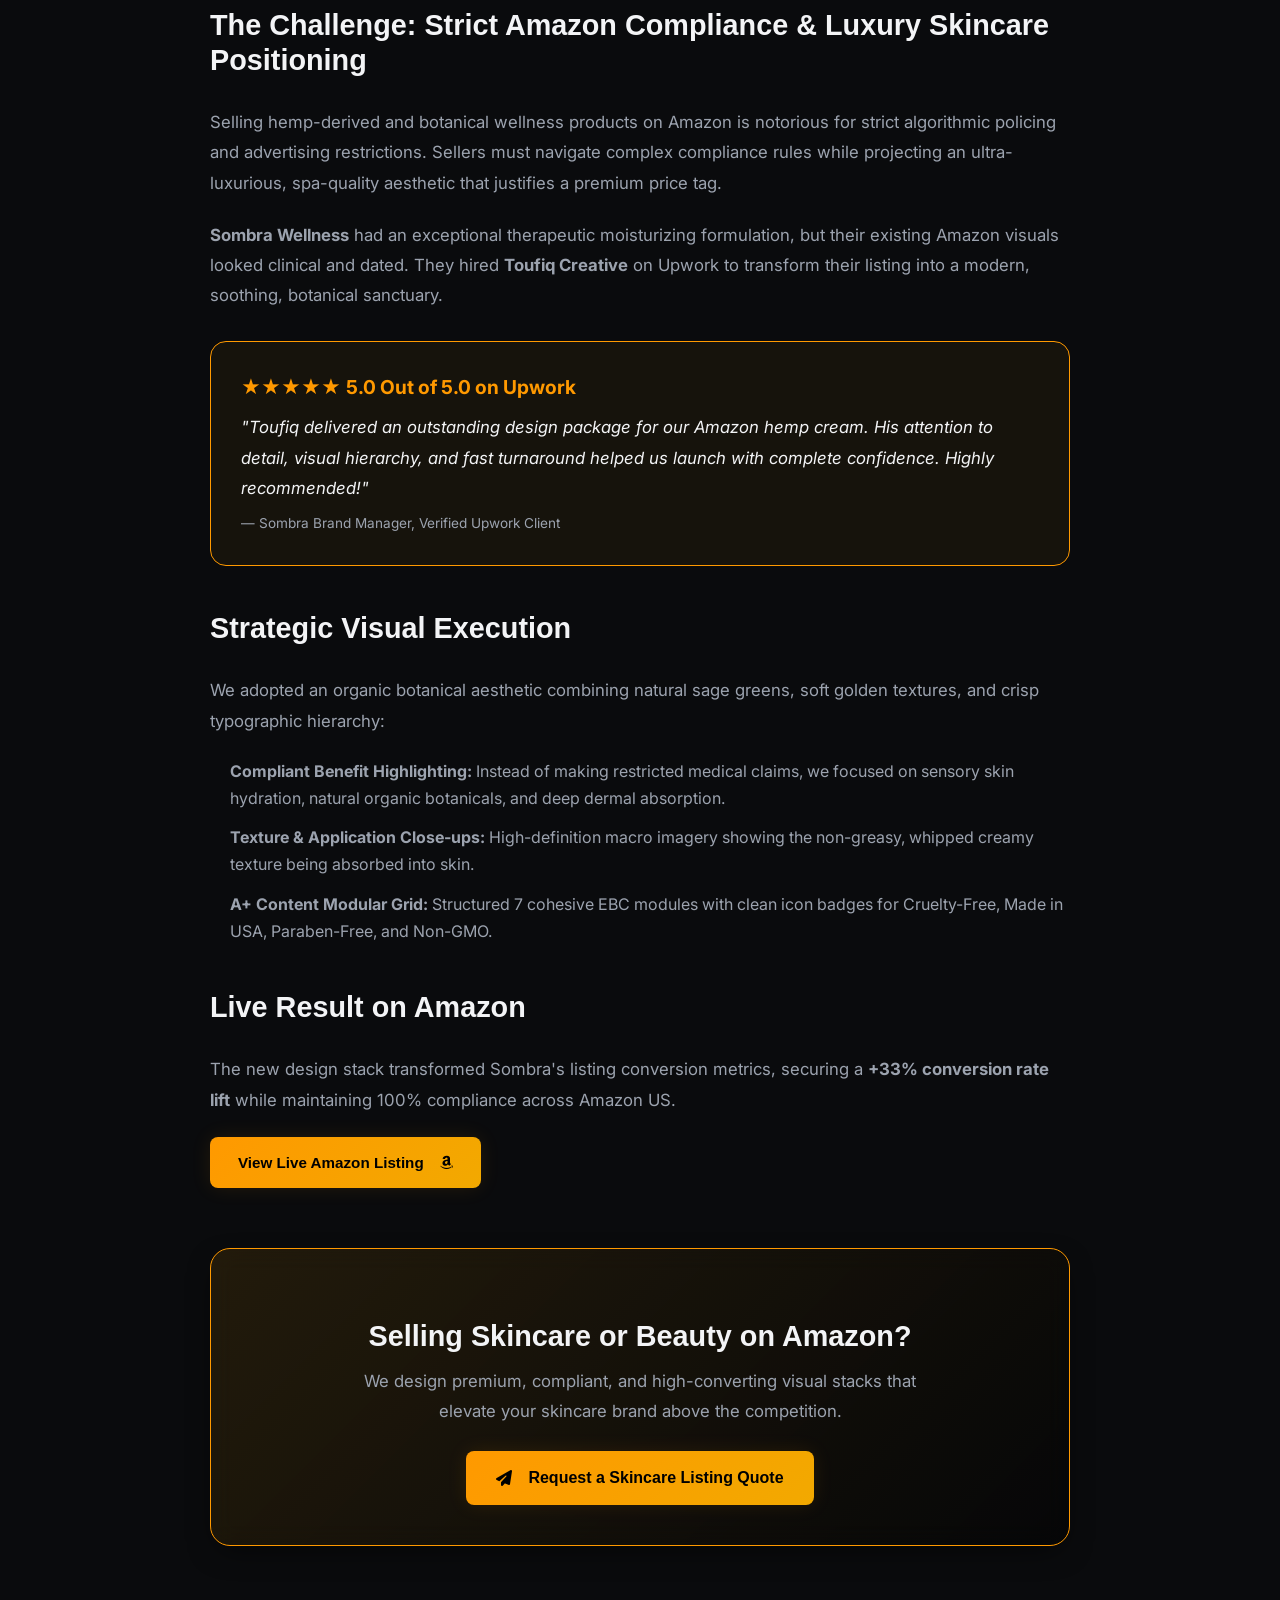
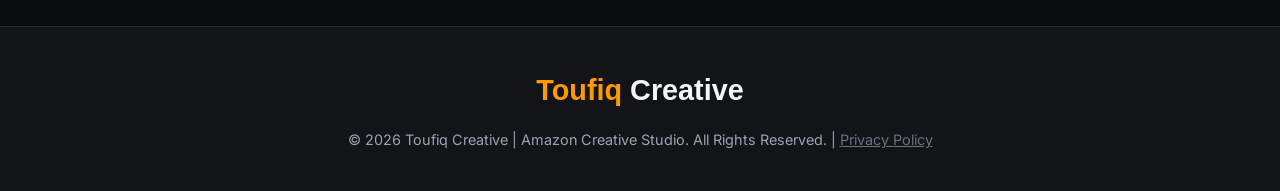
<file: sombra-hemp-case-study.html>
<!DOCTYPE html>
<html lang="en">
<head>
    <meta charset="UTF-8">
    <meta name="viewport" content="width=device-width, initial-scale=1.0">
    <title>Amazon Case Study: Sombra Premium Hemp Cream Skincare Branding | Toufiq Creative</title>
        <!-- Standard & Mobile Favicons -->
    <link rel="icon" type="image/x-icon" href="/favicon.ico">
    <link rel="icon" type="image/png" sizes="32x32" href="images/favicon-32x32.png">
    <link rel="icon" type="image/png" sizes="16x16" href="images/favicon-16x16.png">
    <link rel="apple-touch-icon" sizes="180x180" href="images/apple-touch-icon.png">
    <meta name="description" content="Discover how Toufiq Creative scaled Sombra Hemp Body Cream on Amazon with minimalist clean skincare visuals and 7-module A+ Content (+33% Conversion Rate).">
    <meta name="keywords" content="Amazon Skincare Listing Design, Sombra Hemp Body Cream EBC, Amazon Beauty A+ Content, Toufiq Creative Upwork Case Study">
    <link rel="canonical" href="https://toufiqcreative.com/sombra-hemp-case-study.html">

    <!-- OpenGraph / Social Meta Tags -->
    <meta property="og:type" content="article">
    <meta property="og:title" content="Amazon Case Study: Sombra Hemp Body Cream Skincare Branding (+33% CR) | Toufiq Creative">
    <meta property="og:description" content="A comprehensive breakdown of how minimalist aesthetic design, botantical callouts, and Amazon policy compliance boosted sales for Sombra.">
    <meta property="og:image" content="https://toufiqcreative.com/images/hemp_after.jpg">
    <meta property="og:url" content="https://toufiqcreative.com/sombra-hemp-case-study.html">
    <meta name="twitter:card" content="summary_large_image">

    <!-- Google Fonts & FontAwesome -->
    <link rel="preconnect" href="https://fonts.googleapis.com">
    <link rel="preconnect" href="https://fonts.gstatic.com" crossorigin>
    <link href="https://fonts.googleapis.com/css2?family=Inter:wght@300;400;500;600;700;800&display=swap" rel="stylesheet">
    <link rel="stylesheet" href="https://cdnjs.cloudflare.com/ajax/libs/font-awesome/6.6.0/css/all.min.css">
    <link rel="stylesheet" href="style.css?v=4.6">

    <!-- Structured Data (JSON-LD) -->
    <script type="application/ld+json">
    {
      "@context": "https://schema.org",
      "@type": "Article",
      "headline": "Amazon Beauty Case Study: Elevating Sombra Wellness with Minimalist Clean Visuals",
      "description": "How Toufiq Creative engineered an Amazon listing makeover for Sombra Premium Hemp Body Cream resulting in a 5.0 Upwork client review and +33% conversion boost.",
      "image": "https://toufiqcreative.com/images/hemp_after.jpg",
      "author": {
        "@type": "Person",
        "name": "Toufiq Hasan",
        "jobTitle": "Lead Amazon Brand Designer",
        "url": "https://toufiqcreative.com"
      },
      "publisher": {
        "@type": "Organization",
        "name": "Toufiq Creative",
        "logo": {
          "@type": "ImageObject",
          "url": "https://toufiqcreative.com/images/favicon.jpg"
        }
      },
      "datePublished": "2026-08-10",
      "dateModified": "2026-08-10",
      "mainEntityOfPage": "https://toufiqcreative.com/sombra-hemp-case-study.html"
    }
    </script>

    <style>
        .article-container { max-width: 900px; margin: 120px auto 60px auto; padding: 20px; }
        .case-hero { border-radius: 20px; overflow: hidden; margin-bottom: 40px; border: 1px solid var(--border); background: var(--bg-secondary); }
        .case-hero img { width: 100%; height: auto; display: block; }
        .stats-grid { display: grid; grid-template-columns: repeat(auto-fit, minmax(200px, 1fr)); gap: 20px; margin: 35px 0; }
        .stat-box { padding: 25px 20px; text-align: center; border-radius: 16px; background: var(--card-bg); border: 1px solid var(--border); }
        .stat-box .number { font-size: 2.2rem; font-weight: 800; color: var(--accent); margin-bottom: 5px; display: block; }
        .stat-box .label { font-size: 0.9rem; color: var(--text-secondary); font-weight: 500; }
        .article-body h2 { font-size: 1.8rem; margin-top: 45px; margin-bottom: 18px; color: var(--text-primary); border-bottom: 1px solid var(--border); padding-bottom: 12px; }
        .article-body h3 { font-size: 1.3rem; margin-top: 30px; margin-bottom: 12px; color: var(--accent); }
        .article-body p { font-size: 1.05rem; line-height: 1.8; color: var(--text-secondary); margin-bottom: 22px; }
        .article-body ul { margin-left: 20px; margin-bottom: 25px; color: var(--text-secondary); }
        .article-body li { margin-bottom: 12px; line-height: 1.7; font-size: 1rem; }
        .visual-showcase { border-radius: 16px; overflow: hidden; margin: 30px 0; border: 1px solid var(--border); background: var(--bg-secondary); }
        .visual-showcase img { width: 100%; display: block; }
        .visual-caption { padding: 12px 20px; font-size: 0.88rem; color: var(--text-muted); background: var(--card-bg); border-top: 1px solid var(--border); text-align: center; }
        .review-card { padding: 30px; border-radius: 16px; background: rgba(255, 170, 0, 0.05); border: 1px solid var(--accent); margin: 30px 0; }
        .cta-banner { margin-top: 60px; padding: 40px; border-radius: 20px; text-align: center; background: linear-gradient(135deg, rgba(255, 170, 0, 0.1), rgba(0, 0, 0, 0.4)); border: 1px solid var(--accent); }
    </style>
</head>
<body>
        <!-- Navigation Header -->
        <!-- Navigation Header -->
        <!-- Navigation Header -->
            <!-- Navigation Header -->
    <header class="navbar" id="main-nav">
        <div class="container" style="display: flex; justify-content: space-between; align-items: center;">
            <a href="/" class="logo" id="nav-logo">
                <span>Toufiq</span> Creative
            </a>
            <nav class="nav-links" id="nav-menu">
                <a href="amazon-listing-design.html" class="nav-link" style="color: var(--text-secondary); text-decoration: none; font-weight: 600; font-size: 0.92rem;  transition: color 0.2s;">Listing Images</a>
                <a href="amazon-aplus-content-design.html" class="nav-link" style="color: var(--text-secondary); text-decoration: none; font-weight: 600; font-size: 0.92rem;  transition: color 0.2s;">A+ Content</a>
                <a href="amazon-storefront-design.html" class="nav-link" style="color: var(--text-secondary); text-decoration: none; font-weight: 600; font-size: 0.92rem;  transition: color 0.2s;">Storefronts</a>
                <a href="/#live-listings" class="nav-link" style="color: var(--accent); text-decoration: none; font-weight: 700; font-size: 0.92rem;  transition: color 0.2s;"><i class="fa-brands fa-amazon" style="margin-right: 4px;"></i> Live on Amazon</a>
                <a href="blog.html" class="nav-link" style="color: var(--accent); text-decoration: none; font-weight: 700; font-size: 0.92rem; border-bottom: 2px solid var(--accent); padding-bottom: 4px; transition: color 0.2s;">Case Studies</a>
                <a href="/#contact" class="nav-link" style="color: var(--text-secondary); text-decoration: none; font-weight: 600; font-size: 0.92rem;  transition: color 0.2s;">Contact</a>
                
                <a href="/#contact" class="btn btn-primary nav-mobile-cta" style="padding: 12px 20px; font-size: 0.95rem; width: 100%;">Start Project</a>
            </nav>
            <div class="nav-actions" style="display: flex; gap: 10px; align-items: center;">
                <button class="theme-toggle-btn" id="theme-toggle" aria-label="Toggle Theme">
                    <i class="fa-solid fa-moon" id="theme-icon"></i>
                </button>
                <a href="/#contact" class="btn btn-primary nav-desktop-cta" style="padding: 9px 18px; font-size: 0.88rem; white-space: nowrap;">Start Project</a>
                <div class="menu-toggle" id="mobile-menu-toggle">
                    <i class="fa-solid fa-bars"></i>
                </div>
            </div>
        </div>
    </header>

    <main class="article-container">
        <a href="blog.html" class="back-btn" style="display: inline-flex; align-items: center; gap: 8px; color: var(--text-secondary); text-decoration: none; margin-bottom: 25px; font-weight: 500;">
            <i class="fa-solid fa-arrow-left"></i> Back to Blog Hub
        </a>

        <header class="section-header" style="text-align: left; margin-bottom: 30px; padding: 0;">
            <span class="tag"><i class="fa-solid fa-spa" style="margin-right: 6px;"></i> Skincare Case Study</span>
            <h1 class="text-gradient" style="font-size: 2.6rem; margin: 15px 0 20px 0; line-height: 1.3;">
                Amazon Beauty Case Study: Elevating Sombra Wellness with Minimalist Clean Visuals
            </h1>
            <div style="display: flex; flex-wrap: wrap; gap: 20px; color: var(--text-secondary); font-size: 0.95rem; align-items: center;">
                <span><i class="fa-regular fa-user" style="margin-right: 5px;"></i> By Toufiq Hasan</span>
                <span><i class="fa-regular fa-calendar" style="margin-right: 5px;"></i> August 10, 2026</span>
                <span><i class="fa-regular fa-clock" style="margin-right: 5px;"></i> 6 min read</span>
                <span style="color: var(--accent);"><i class="fa-solid fa-chart-line" style="margin-right: 5px;"></i> +33% Conversion Rate</span>
            </div>
        </header>

        <div class="case-hero">
            <img src="images/hemp_after.jpg" alt="Sombra Premium Hemp Body Cream Amazon Listing Optimization">
        </div>

        <div class="stats-grid">
            <div class="stat-box glass-card">
                <span class="number">+33%</span>
                <span class="label">Conversion Rate Lift</span>
            </div>
            <div class="stat-box glass-card">
                <span class="number">+29%</span>
                <span class="label">Organic Keyword Rank</span>
            </div>
            <div class="stat-box glass-card">
                <span class="number">$400</span>
                <span class="label">Upwork Project Scope</span>
            </div>
            <div class="stat-box glass-card">
                <span class="number">5.0★</span>
                <span class="label">Verified 5-Star Feedback</span>
            </div>
        </div>

        <article class="article-body">
            <h2>The Challenge: Strict Amazon Compliance & Luxury Skincare Positioning</h2>
            <p>
                Selling hemp-derived and botanical wellness products on Amazon is notorious for strict algorithmic policing and advertising restrictions. Sellers must navigate complex compliance rules while projecting an ultra-luxurious, spa-quality aesthetic that justifies a premium price tag.
            </p>
            <p>
                <strong>Sombra Wellness</strong> had an exceptional therapeutic moisturizing formulation, but their existing Amazon visuals looked clinical and dated. They hired <strong>Toufiq Creative</strong> on Upwork to transform their listing into a modern, soothing, botanical sanctuary.
            </p>

            <div class="review-card">
                <div style="color: var(--accent); font-size: 1.2rem; margin-bottom: 10px;">★★★★★ <strong>5.0 Out of 5.0 on Upwork</strong></div>
                <p style="font-style: italic; color: var(--text-primary); margin-bottom: 10px;">
                    "Toufiq delivered an outstanding design package for our Amazon hemp cream. His attention to detail, visual hierarchy, and fast turnaround helped us launch with complete confidence. Highly recommended!"
                </p>
                <div style="font-size: 0.85rem; color: var(--text-secondary);">— Sombra Brand Manager, Verified Upwork Client</div>
            </div>

            <h2>Strategic Visual Execution</h2>
            <p>
                We adopted an organic botanical aesthetic combining natural sage greens, soft golden textures, and crisp typographic hierarchy:
            </p>

            <ul>
                <li><strong>Compliant Benefit Highlighting:</strong> Instead of making restricted medical claims, we focused on sensory skin hydration, natural organic botanicals, and deep dermal absorption.</li>
                <li><strong>Texture & Application Close-ups:</strong> High-definition macro imagery showing the non-greasy, whipped creamy texture being absorbed into skin.</li>
                <li><strong>A+ Content Modular Grid:</strong> Structured 7 cohesive EBC modules with clean icon badges for Cruelty-Free, Made in USA, Paraben-Free, and Non-GMO.</li>
            </ul>

            <h2>Live Result on Amazon</h2>
            <p>
                The new design stack transformed Sombra's listing conversion metrics, securing a <strong>+33% conversion rate lift</strong> while maintaining 100% compliance across Amazon US.
            </p>
            <p>
                <a href="https://www.amazon.com/Sombra-Hemp-Body-Cream-8oz/dp/B0FSZZ1M77" target="_blank" class="btn btn-primary">
                    View Live Amazon Listing <i class="fa-brands fa-amazon" style="margin-left: 8px;"></i>
                </a>
            </p>

            <div class="cta-banner glass-card">
                <h3 style="font-size: 1.8rem; color: var(--text-primary); margin-bottom: 12px;">Selling Skincare or Beauty on Amazon?</h3>
                <p style="color: var(--text-secondary); max-width: 600px; margin: 0 auto 25px auto;">
                    We design premium, compliant, and high-converting visual stacks that elevate your skincare brand above the competition.
                </p>
                <a href="/#contact" class="btn btn-primary" style="padding: 14px 30px; font-size: 1rem;">
                    <i class="fa-solid fa-paper-plane" style="margin-right: 8px;"></i> Request a Skincare Listing Quote
                </a>
            </div>
        </article>
    </main>

    <footer class="footer">
        <div class="container">
            <div class="footer-logo"><span>Toufiq</span> Creative</div>
            <p>&copy; 2026 Toufiq Creative | Amazon Creative Studio. All Rights Reserved. | <a href="privacy.html" style="color: var(--text-muted); text-decoration: underline;">Privacy Policy</a></p>
        </div>
    </footer>
    <script src="app.js?v=4.6"></script>
</body>
</html>
</file>
<file: style.css>
/* ==========================================
   Universal Portfolio & Service Galleries
   ========================================== */
.portfolio-grid,
.portfolio-gallery-grid,
.storefront-showcase-grid,
.blog-grid,
.brand-showcase-grid {
    display: grid;
    grid-template-columns: repeat(auto-fill, minmax(340px, 1fr));
    gap: 30px;
    width: 100%;
    margin: 40px auto;
}

.gallery-card,
.portfolio-item,
.sf-card,
.brand-showcase-card {
    border-radius: 16px;
    overflow: hidden;
    border: 1px solid var(--border-color);
    background: var(--card-bg);
    display: flex;
    flex-direction: column;
    width: 100%;
    transition: transform 0.3s ease, border-color 0.3s ease, box-shadow 0.3s ease;
}

.gallery-card:hover,
.portfolio-item:hover,
.sf-card:hover,
.brand-showcase-card:hover {
    transform: translateY(-5px);
    border-color: var(--accent);
    box-shadow: 0 10px 30px rgba(0, 0, 0, 0.4);
}

.gallery-card img,
.portfolio-item img,
.sf-card img,
.brand-showcase-card img {
    width: 100%;
    aspect-ratio: 4 / 3;
    object-fit: cover;
    display: block;
}

.gallery-info,
.portfolio-details,
.brand-showcase-card div {
    padding: 22px;
    display: flex;
    flex-direction: column;
    flex-grow: 1;
    text-align: left;
    box-sizing: border-box;
}

.gallery-info h4,
.portfolio-details h3,
.brand-showcase-card h4 {
    font-size: 1.2rem;
    margin-bottom: 8px;
    color: var(--text-primary);
    font-weight: 700;
}

.gallery-info p,
.portfolio-details p,
.brand-showcase-card p {
    font-size: 0.9rem;
    color: var(--text-secondary);
    line-height: 1.6;
}

/* 
 * Toufiq H. | Amazon Creative Studio Portfolio Stylesheet
 * Custom Premium Design Tokens & Responsive Layouts
 */

@import url('https://fonts.googleapis.com/css2?family=Inter:wght@300;400;500;600;700&family=Outfit:wght@400;500;600;700;800&display=swap');

/* Design System - Variables & Theme Configuration */
:root {
    /* Dark Theme (Default) */
    --bg-primary: #0a0b0d;
    --bg-secondary: #121418;
    --bg-tertiary: #1a1d24;
    --text-primary: #f3f4f6;
    --text-secondary: #9ca3af;
    --text-muted: #6b7280;
    
    --accent: #ff9900;       /* Amazon Orange */
    --accent-glow: rgba(255, 153, 0, 0.15);
    --accent-secondary: #f2a900;
    --accent-light: #ffb74d;
    
    --border-color: #242933;
    --border-hover: #3b4252;
    --glass-bg: rgba(18, 20, 24, 0.7);
    --glass-border: rgba(255, 255, 255, 0.05);
    --card-shadow: 0 10px 30px -10px rgba(0, 0, 0, 0.7);
    --glow-shadow: 0 0 20px rgba(255, 153, 0, 0.1);
    
    --font-heading: 'Outfit', sans-serif;
    --font-body: 'Inter', sans-serif;
    --transition-smooth: all 0.4s cubic-bezier(0.16, 1, 0.3, 1);
    --transition-bounce: all 0.5s cubic-bezier(0.34, 1.56, 0.64, 1);
}

[data-theme="light"] {
    /* Light Theme Override */
    --bg-primary: #f8fafc;
    --bg-secondary: #ffffff;
    --bg-tertiary: #f1f5f9;
    --text-primary: #0f172a;
    --text-secondary: #475569;
    --text-muted: #94a3b8;
    
    --accent: #e67e00;
    --accent-glow: rgba(230, 126, 0, 0.1);
    --accent-secondary: #cc7000;
    --accent-light: #ff9d24;
    
    --border-color: #e2e8f0;
    --border-hover: #cbd5e1;
    --glass-bg: rgba(255, 255, 255, 0.8);
    --glass-border: rgba(0, 0, 0, 0.05);
    --card-shadow: 0 10px 30px -10px rgba(0, 0, 0, 0.08);
    --glow-shadow: 0 0 20px rgba(230, 126, 0, 0.05);
}

/* Global Resets */
*, *::before, *::after {
    box-sizing: border-box;
    margin: 0;
    padding: 0;
}

html {
    scroll-behavior: smooth;
}

body {
    background-color: var(--bg-primary);
    color: var(--text-primary);
    font-family: var(--font-body);
    line-height: 1.6;
    overflow-x: hidden;
    transition: background-color 0.3s ease, color 0.3s ease;
}

/* Typography & Links */
h1, h2, h3, h4, h5, h6 {
    font-family: var(--font-heading);
    font-weight: 700;
    line-height: 1.2;
}

a {
    color: inherit;
    text-decoration: none;
    transition: var(--transition-smooth);
}

ul {
    list-style: none;
}

img {
    max-width: 100%;
    height: auto;
    display: block;
}

/* Custom Scrollbar */
::-webkit-scrollbar {
    width: 8px;
}
::-webkit-scrollbar-track {
    background: var(--bg-primary);
}
::-webkit-scrollbar-thumb {
    background: var(--border-color);
    border-radius: 4px;
}
::-webkit-scrollbar-thumb:hover {
    background: var(--accent);
}

/* Shared UI Components */
.container {
    width: 90%;
    max-width: 1200px;
    margin: 0 auto;
    padding: 0 15px;
}

.section-padding {
    padding: 100px 0;
}

.text-gradient {
    background: linear-gradient(135deg, var(--text-primary) 30%, var(--accent) 100%);
    -webkit-background-clip: text;
    -webkit-text-fill-color: transparent;
}

.section-header {
    text-align: center;
    max-width: 700px;
    margin: 0 auto 60px auto;
}

.section-header .tag {
    display: inline-block;
    padding: 6px 16px;
    background: var(--accent-glow);
    border: 1px solid var(--accent);
    color: var(--accent);
    font-family: var(--font-heading);
    font-size: 0.85rem;
    font-weight: 600;
    text-transform: uppercase;
    letter-spacing: 2px;
    border-radius: 50px;
    margin-bottom: 15px;
}

.section-header h2 {
    font-size: 2.5rem;
    margin-bottom: 15px;
}

.section-header p {
    color: var(--text-secondary);
    font-size: 1.1rem;
}

.btn {
    display: inline-flex;
    align-items: center;
    justify-content: center;
    gap: 8px;
    padding: 12px 28px;
    font-family: var(--font-heading);
    font-weight: 600;
    font-size: 0.95rem;
    border-radius: 8px;
    cursor: pointer;
    transition: var(--transition-smooth);
}

.btn-primary {
    background: linear-gradient(135deg, var(--accent) 0%, var(--accent-secondary) 100%);
    color: #000000;
    border: none;
    box-shadow: var(--glow-shadow);
}

.btn-primary:hover {
    transform: translateY(-2px);
    box-shadow: 0 15px 30px -10px var(--accent);
}

.btn-secondary {
    background: transparent;
    color: var(--text-primary);
    border: 1.5px solid var(--border-color);
}

.btn-secondary:hover {
    border-color: var(--accent);
    background: var(--accent-glow);
    color: var(--accent);
}

/* Glassmorphism Card Style */
.glass-card {
    background: var(--glass-bg);
    backdrop-filter: blur(12px);
    -webkit-backdrop-filter: blur(12px);
    border: 1px solid var(--glass-border);
    border-radius: 16px;
    box-shadow: var(--card-shadow);
    transition: var(--transition-smooth);
}

.glass-card:hover {
    border-color: rgba(255, 153, 0, 0.2);
}

/* Navigation Bar */
.navbar {
    position: fixed;
    top: 0;
    left: 0;
    width: 100%;
    z-index: 1000;
    padding: 14px 0;
    background: var(--glass-bg);
    backdrop-filter: blur(20px);
    -webkit-backdrop-filter: blur(20px);
    border-bottom: 1px solid var(--glass-border);
    box-shadow: var(--card-shadow);
    transition: var(--transition-smooth);
}

.navbar.scrolled {
    padding: 12px 0;
    background: var(--glass-bg);
    border-bottom: 1px solid rgba(255, 170, 0, 0.2);
    box-shadow: 0 10px 30px rgba(0, 0, 0, 0.3);
}

.navbar .container {
    display: flex;
    justify-content: space-between;
    align-items: center;
    gap: 20px;
}

.logo {
    font-family: var(--font-heading);
    font-size: 1.5rem;
    font-weight: 800;
    color: var(--text-primary);
    display: flex;
    align-items: center;
    gap: 8px;
    margin-right: 24px;
    white-space: nowrap;
}

.logo span {
    color: var(--accent);
}

.nav-links {
    display: flex;
    align-items: center;
    gap: 22px;
}

.nav-links a {
    color: var(--text-secondary);
    text-decoration: none;
    font-weight: 600;
    font-size: 0.92rem;
    white-space: nowrap;
    transition: color 0.2s ease;
}

.nav-links a:hover {
    color: var(--accent);
}

.theme-toggle-btn {
    background: var(--bg-tertiary);
    border: 1px solid var(--border-color);
    color: var(--text-primary);
    width: 40px;
    height: 40px;
    border-radius: 50px;
    cursor: pointer;
    display: flex;
    align-items: center;
    justify-content: center;
    transition: var(--transition-smooth);
}

.theme-toggle-btn:hover {
    border-color: var(--accent);
    color: var(--accent);
}

.menu-toggle {
    display: none;
    font-size: 1.3rem;
    cursor: pointer;
    color: var(--text-primary);
    width: 42px;
    height: 42px;
    align-items: center;
    justify-content: center;
    border-radius: 8px;
    background: var(--bg-tertiary);
    border: 1px solid var(--border-color);
    transition: var(--transition-smooth);
    -webkit-tap-highlight-color: transparent;
    user-select: none;
}

.menu-toggle:hover {
    border-color: var(--accent);
    color: var(--accent);
}

/* Hero Section */
.hero {
    min-height: 100vh;
    display: flex;
    align-items: center;
    position: relative;
    padding-top: 120px;
    background: radial-gradient(circle at 80% 20%, rgba(255, 153, 0, 0.08) 0%, transparent 50%);
}

.hero-grid {
    display: grid;
    grid-template-columns: 1.1fr 0.9fr;
    gap: 50px;
    align-items: center;
}

.hero-content h1 {
    font-size: 3.5rem;
    line-height: 1.15;
    margin-bottom: 20px;
    font-weight: 800;
}

.hero-content p {
    font-size: 1.2rem;
    color: var(--text-secondary);
    margin-bottom: 35px;
    max-width: 550px;
}

.hero-btns {
    display: flex;
    gap: 15px;
    margin-bottom: 50px;
}

.hero-stats {
    display: flex;
    gap: 40px;
    border-top: 1.5px solid var(--border-color);
    padding-top: 30px;
}

.stat-item {
    display: flex;
    flex-direction: column;
}

.stat-number {
    font-family: var(--font-heading);
    font-size: 2.2rem;
    font-weight: 800;
    color: var(--accent);
}

.stat-label {
    font-size: 0.9rem;
    color: var(--text-secondary);
}

.hero-visual {
    position: relative;
}

/* Floating Badges */
.floating-badge {
    position: absolute;
    display: flex;
    align-items: center;
    gap: 12px;
    padding: 12px 20px;
    border-radius: 12px;
    animation: float 6s ease-in-out infinite;
    z-index: 10;
}

.badge-top-rated {
    top: 10%;
    left: -10%;
    animation-delay: 0s;
}

.badge-conversion {
    bottom: 15%;
    right: -5%;
    animation-delay: 2s;
}

.badge-icon {
    font-size: 1.5rem;
}

.badge-info h4 {
    font-size: 0.95rem;
    font-weight: 700;
}

.badge-info p {
    font-size: 0.8rem;
    color: var(--text-secondary);
}

/* Before/After Slider Section */
.slider-showcase {
    position: relative;
    border-radius: 20px;
    overflow: hidden;
    aspect-ratio: 1 / 1;
    border: 1px solid var(--border-color);
    box-shadow: var(--card-shadow);
}

.slider-before, .slider-after {
    position: absolute;
    top: 0;
    left: 0;
    width: 100%;
    height: 100%;
}

.slider-before img, .slider-after img {
    width: 100%;
    height: 100%;
    object-fit: cover;
}

.slider-before {
    z-index: 1;
}

.slider-after {
    z-index: 2;
    clip-path: polygon(0 0, 50% 0, 50% 100%, 0 100%);
}

.slider-handle {
    position: absolute;
    top: 0;
    bottom: 0;
    left: 50%;
    width: 4px;
    background: var(--accent);
    z-index: 3;
    cursor: ew-resize;
    transform: translateX(-50%);
    box-shadow: 0 0 10px var(--accent);
}

.slider-button {
    position: absolute;
    top: 50%;
    left: 50%;
    transform: translate(-50%, -50%);
    width: 44px;
    height: 44px;
    background: #000000;
    border: 3px solid var(--accent);
    color: var(--accent);
    border-radius: 50px;
    display: flex;
    align-items: center;
    justify-content: center;
    font-weight: bold;
    box-shadow: 0 4px 15px rgba(0, 0, 0, 0.4);
    pointer-events: none;
}

.slider-label {
    position: absolute;
    bottom: 20px;
    padding: 8px 16px;
    background: rgba(0, 0, 0, 0.8);
    color: #ffffff;
    font-family: var(--font-heading);
    font-weight: 600;
    font-size: 0.85rem;
    border-radius: 6px;
    z-index: 3;
    pointer-events: none;
    letter-spacing: 1px;
}

.label-before {
    left: 20px;
}

.label-after {
    right: 20px;
}

/* Portfolio Gallery Grid */
.portfolio-filters {
    display: flex;
    justify-content: center;
    gap: 15px;
    margin-bottom: 45px;
    flex-wrap: wrap;
}

.filter-btn {
    padding: 10px 24px;
    background: var(--bg-secondary);
    border: 1px solid var(--border-color);
    color: var(--text-secondary);
    font-family: var(--font-heading);
    font-weight: 600;
    font-size: 0.9rem;
    border-radius: 8px;
    cursor: pointer;
    transition: var(--transition-smooth);
}

.filter-btn:hover, .filter-btn.active {
    background: var(--accent);
    border-color: var(--accent);
    color: #000000;
    box-shadow: var(--glow-shadow);
}

.portfolio-grid {
    display: grid;
    grid-template-columns: repeat(auto-fill, minmax(350px, 1fr));
    gap: 30px;
}

.portfolio-item {
    cursor: pointer;
    overflow: hidden;
    display: flex;
    flex-direction: column;
    height: 100%;
}

.portfolio-image-wrapper {
    position: relative;
    aspect-ratio: 4 / 3;
    overflow: hidden;
    border-radius: 12px 12px 0 0;
    background: var(--bg-tertiary);
}

.portfolio-image-wrapper img {
    width: 100%;
    height: 100%;
    object-fit: cover;
    transition: transform 0.6s cubic-bezier(0.16, 1, 0.3, 1);
}

.portfolio-item:hover .portfolio-image-wrapper img {
    transform: scale(1.05);
}

.portfolio-hover-overlay {
    position: absolute;
    top: 0;
    left: 0;
    width: 100%;
    height: 100%;
    background: rgba(10, 11, 13, 0.7);
    display: flex;
    align-items: center;
    justify-content: center;
    opacity: 0;
    transition: var(--transition-smooth);
    backdrop-filter: blur(4px);
}

.portfolio-item:hover .portfolio-hover-overlay {
    opacity: 1;
}

.portfolio-hover-overlay span {
    font-family: var(--font-heading);
    font-weight: 600;
    background: var(--accent);
    color: #000000;
    padding: 10px 24px;
    border-radius: 8px;
    transform: translateY(10px);
    transition: var(--transition-bounce);
}

.portfolio-item:hover .portfolio-hover-overlay span {
    transform: translateY(0);
}

.portfolio-details {
    padding: 24px;
    display: flex;
    flex-direction: column;
    flex-grow: 1;
}

.portfolio-details .meta {
    display: flex;
    justify-content: space-between;
    align-items: center;
    margin-bottom: 12px;
}

.portfolio-details .category {
    font-size: 0.8rem;
    font-weight: 600;
    color: var(--accent);
    text-transform: uppercase;
    letter-spacing: 1px;
}

.portfolio-details .uplift {
    font-family: var(--font-heading);
    font-size: 0.85rem;
    font-weight: 700;
    color: #10b981; /* Green metric uplift */
    background: rgba(16, 185, 129, 0.1);
    padding: 4px 10px;
    border-radius: 4px;
}

.portfolio-details h3 {
    font-size: 1.4rem;
    margin-bottom: 10px;
    font-weight: 600;
}

.portfolio-details p {
    color: var(--text-secondary);
    font-size: 0.9rem;
    line-height: 1.5;
}

/* Amazon Listing Simulator Widget */
.simulator-box {
    display: grid;
    grid-template-columns: 1fr 1fr;
    gap: 40px;
    padding: 30px;
    align-items: start;
}

.simulator-visuals {
    display: flex;
    gap: 15px;
}

.simulator-thumbs {
    display: flex;
    flex-direction: column;
    gap: 10px;
}

.sim-thumb {
    width: 60px;
    height: 60px;
    border: 1px solid var(--border-color);
    border-radius: 6px;
    cursor: pointer;
    overflow: hidden;
    background: #ffffff;
    transition: var(--transition-smooth);
}

.sim-thumb:hover, .sim-thumb.active {
    border-color: var(--accent);
    box-shadow: 0 0 8px var(--accent);
}

.sim-thumb img {
    width: 100%;
    height: 100%;
    object-fit: cover;
}

.simulator-main-frame {
    flex-grow: 1;
    aspect-ratio: 1 / 1;
    border: 1px solid var(--border-color);
    border-radius: 8px;
    overflow: hidden;
    background: #ffffff;
    position: relative;
}

.simulator-main-frame img {
    width: 100%;
    height: 100%;
    object-fit: contain;
    transition: transform 0.3s ease;
}

.simulator-main-frame:hover img {
    transform: scale(1.05);
}

.simulator-info {
    display: flex;
    flex-direction: column;
}

.sim-brand {
    font-size: 0.85rem;
    font-weight: 600;
    color: var(--accent);
    text-transform: uppercase;
    letter-spacing: 1px;
    margin-bottom: 8px;
}

.sim-title {
    font-size: 1.8rem;
    font-weight: 700;
    margin-bottom: 12px;
    line-height: 1.3;
}

.sim-stars {
    display: flex;
    align-items: center;
    gap: 8px;
    margin-bottom: 20px;
}

.stars-row {
    color: #ff9900;
    display: flex;
    gap: 2px;
    font-size: 1.1rem;
}

.sim-reviews-count {
    font-size: 0.85rem;
    color: var(--text-secondary);
}

.sim-price-block {
    display: flex;
    align-items: baseline;
    gap: 5px;
    margin-bottom: 20px;
    border-bottom: 1px solid var(--border-color);
    padding-bottom: 15px;
}

.price-symbol {
    font-size: 1.1rem;
    font-weight: 600;
    position: relative;
    top: -8px;
}

.price-main {
    font-size: 2.2rem;
    font-weight: 700;
}

.price-fraction {
    font-size: 1.1rem;
    font-weight: 600;
    position: relative;
    top: -8px;
}

.sim-bullets {
    display: flex;
    flex-direction: column;
    gap: 12px;
    margin-bottom: 30px;
}

.sim-bullet-item {
    display: flex;
    gap: 10px;
    font-size: 0.95rem;
}

.bullet-dot {
    color: var(--accent);
    font-weight: bold;
    font-size: 1.2rem;
    line-height: 1;
}

.sim-bullet-text strong {
    font-weight: 600;
    color: var(--text-primary);
}

.sim-actions {
    display: flex;
    gap: 15px;
}

/* A+ Content Showcase */
.aplus-showcase-box {
    display: flex;
    flex-direction: column;
    gap: 20px;
    max-width: 970px;
    margin: 0 auto;
    background: #ffffff;
    padding: 40px;
    border-radius: 12px;
    border: 1px solid var(--border-color);
    box-shadow: var(--card-shadow);
    color: #333333; /* A+ standard is light backgrounds */
}

.aplus-banner-module {
    width: 100%;
    position: relative;
    overflow: hidden;
    border-radius: 6px;
    aspect-ratio: 970 / 300;
    background: #f4f4f4;
}

.aplus-banner-module img {
    width: 100%;
    height: 100%;
    object-fit: cover;
}

.aplus-grid-module {
    display: grid;
    grid-template-columns: repeat(3, 1fr);
    gap: 20px;
}

.aplus-grid-card {
    background: #f8fafc;
    border: 1px solid #e2e8f0;
    border-radius: 6px;
    overflow: hidden;
    display: flex;
    flex-direction: column;
    text-align: center;
    padding: 15px;
}

.aplus-grid-card img {
    width: 100%;
    aspect-ratio: 1 / 1;
    object-fit: cover;
    border-radius: 4px;
    margin-bottom: 12px;
}

.aplus-grid-card h4 {
    font-size: 1.05rem;
    font-weight: 600;
    margin-bottom: 8px;
    color: #1e293b;
}

.aplus-grid-card p {
    font-size: 0.85rem;
    color: #64748b;
    line-height: 1.4;
}

/* A+ Comparison Table Module */
.aplus-table-module {
    overflow-x: auto;
    border-radius: 6px;
    border: 1px solid #e2e8f0;
}

.aplus-table {
    width: 100%;
    border-collapse: collapse;
    font-size: 0.9rem;
    text-align: center;
}

.aplus-table th {
    background: #f1f5f9;
    color: #1e293b;
    font-weight: 600;
    padding: 15px;
    border-bottom: 2px solid #e2e8f0;
}

.aplus-table td {
    padding: 12px 15px;
    border-bottom: 1px solid #e2e8f0;
    color: #334155;
}

.aplus-table tr:last-child td {
    border-bottom: none;
}

.aplus-table td.product-thumb-cell {
    width: 120px;
}

.aplus-table td img {
    width: 80px;
    height: 80px;
    object-fit: contain;
    margin: 0 auto;
    border-radius: 4px;
}

.check-icon {
    color: #10b981;
    font-weight: bold;
    font-size: 1.1rem;
}

.cross-icon {
    color: #ef4444;
    font-weight: bold;
    font-size: 1.1rem;
}

/* Process Timeline Section */
.process-grid {
    display: grid;
    grid-template-columns: repeat(4, 1fr);
    gap: 30px;
}

.process-card {
    padding: 30px;
    position: relative;
    display: flex;
    flex-direction: column;
    height: 100%;
}

.process-number {
    font-family: var(--font-heading);
    font-size: 3rem;
    font-weight: 800;
    color: rgba(255, 153, 0, 0.1);
    line-height: 1;
    margin-bottom: 15px;
    position: absolute;
    top: 20px;
    right: 20px;
}

.process-icon {
    font-size: 2.2rem;
    color: var(--accent);
    margin-bottom: 20px;
}

.process-card h3 {
    font-size: 1.25rem;
    margin-bottom: 12px;
}

.process-card p {
    color: var(--text-secondary);
    font-size: 0.9rem;
}

/* Client Testimonials / Reviews */
.reviews-grid {
    display: grid;
    grid-template-columns: repeat(auto-fit, minmax(320px, 1fr));
    gap: 30px;
}

.review-card {
    padding: 30px;
    display: flex;
    flex-direction: column;
    justify-content: space-between;
}

.review-header {
    display: flex;
    justify-content: space-between;
    align-items: center;
    margin-bottom: 20px;
}

.review-rating {
    color: #ff9900;
    display: flex;
    gap: 2px;
}

.review-badge {
    background: var(--border-color);
    padding: 4px 10px;
    border-radius: 4px;
    font-size: 0.75rem;
    font-weight: 600;
    color: var(--accent);
}

.review-card p {
    font-style: italic;
    color: var(--text-secondary);
    margin-bottom: 20px;
    font-size: 0.95rem;
}

.review-client {
    display: flex;
    align-items: center;
    gap: 15px;
}

.client-avatar {
    width: 44px;
    height: 44px;
    border-radius: 50px;
    background: var(--border-color);
    display: flex;
    align-items: center;
    justify-content: center;
    font-weight: bold;
    color: var(--accent);
}

.client-meta h4 {
    font-size: 0.95rem;
}

.client-meta p {
    font-size: 0.8rem;
    color: var(--text-muted);
    font-style: normal;
    margin-bottom: 0;
}

/* Contact/Inquiry Section */
.contact-grid {
    display: grid;
    grid-template-columns: 0.8fr 1.2fr;
    gap: 50px;
}

.contact-info {
    display: flex;
    flex-direction: column;
    gap: 30px;
}

.contact-card {
    display: flex;
    align-items: center;
    gap: 20px;
    padding: 24px;
}

.contact-icon {
    font-size: 1.8rem;
    color: var(--accent);
    background: var(--accent-glow);
    width: 54px;
    height: 54px;
    border-radius: 12px;
    display: flex;
    align-items: center;
    justify-content: center;
}

.contact-details h4 {
    font-size: 1.05rem;
    margin-bottom: 4px;
}

.contact-details p {
    color: var(--text-secondary);
    font-size: 0.9rem;
}

.contact-form {
    padding: 40px;
}

.form-group {
    margin-bottom: 20px;
}

.form-group label {
    display: block;
    font-size: 0.9rem;
    font-weight: 500;
    margin-bottom: 8px;
    color: var(--text-secondary);
}

.form-input {
    width: 100%;
    padding: 14px 18px;
    background: var(--bg-primary);
    border: 1px solid var(--border-color);
    border-radius: 8px;
    color: var(--text-primary);
    font-family: var(--font-body);
    font-size: 0.95rem;
    transition: var(--transition-smooth);
}

.form-input:focus {
    outline: none;
    border-color: var(--accent);
    box-shadow: 0 0 10px var(--accent-glow);
}

textarea.form-input {
    resize: vertical;
    min-height: 120px;
}

/* Popup/Lightbox Modals */
.modal {
    position: fixed;
    top: 0;
    left: 0;
    width: 100%;
    height: 100%;
    background: rgba(10, 11, 13, 0.85);
    backdrop-filter: blur(8px);
    -webkit-backdrop-filter: blur(8px);
    z-index: 2000;
    display: flex;
    align-items: center;
    justify-content: center;
    opacity: 0;
    pointer-events: none;
    transition: var(--transition-smooth);
}

.modal.active {
    opacity: 1;
    pointer-events: all;
}

.modal-content {
    max-width: 900px;
    width: 90%;
    max-height: 90vh;
    overflow-y: auto;
    position: relative;
    border-radius: 20px;
    display: grid;
    grid-template-columns: 1.1fr 0.9fr;
}

.modal-visual {
    background: var(--bg-tertiary);
    display: flex;
    align-items: center;
    justify-content: center;
    border-radius: 20px 0 0 20px;
    overflow: hidden;
}

.modal-info {
    padding: 40px;
    display: flex;
    flex-direction: column;
}

.modal-close {
    position: absolute;
    top: 20px;
    right: 20px;
    width: 36px;
    height: 36px;
    background: var(--bg-tertiary);
    border: 1px solid var(--border-color);
    border-radius: 50px;
    color: var(--text-primary);
    font-size: 1.2rem;
    cursor: pointer;
    display: flex;
    align-items: center;
    justify-content: center;
    z-index: 10;
    transition: var(--transition-smooth);
}

.modal-close:hover {
    color: var(--accent);
    border-color: var(--accent);
}

/* Footer */
.footer {
    background: var(--bg-secondary);
    border-top: 1px solid var(--border-color);
    padding: 40px 0;
    text-align: center;
    color: var(--text-secondary);
    font-size: 0.9rem;
}

.footer-logo {
    font-family: var(--font-heading);
    font-size: 1.8rem;
    font-weight: 800;
    color: var(--text-primary);
    margin-bottom: 15px;
}

.footer-logo span {
    color: var(--accent);
}

.footer-socials {
    display: flex;
    justify-content: center;
    gap: 20px;
    margin-bottom: 25px;
}

.footer-socials a {
    font-size: 1.2rem;
}

.footer-socials a:hover {
    color: var(--accent);
}

/* Animations */
@keyframes float {
    0%, 100% {
        transform: translateY(0);
    }
    50% {
        transform: translateY(-12px);
    }
}

/* Responsive Rules */
@media (max-width: 992px) {
    .hero-grid {
        grid-template-columns: 1fr;
        text-align: center;
    }
    .hero-content p {
        margin-left: auto;
        margin-right: auto;
    }
    .hero-btns, .hero-stats {
        justify-content: center;
    }
    .badge-top-rated {
        left: 0;
    }
    .badge-conversion {
        right: 0;
    }
    .simulator-box {
        grid-template-columns: 1fr;
    }
    .process-grid {
        grid-template-columns: repeat(2, 1fr);
    }
    .contact-grid {
        grid-template-columns: 1fr;
    }
    .modal-content {
        grid-template-columns: 1fr;
        border-radius: 16px;
    }
    .modal-visual {
        border-radius: 16px 16px 0 0;
        aspect-ratio: 4 / 3;
    }
}

@media (max-width: 992px) {
    .menu-toggle {
        display: flex !important;
    }
    .nav-links {
        display: none !important;
        flex-direction: column;
        position: absolute;
        top: 100%;
        left: 0;
        width: 100%;
        background: #0f1422 !important;
        backdrop-filter: blur(25px) !important;
        -webkit-backdrop-filter: blur(25px) !important;
        padding: 20px 16px !important;
        border-bottom: 2px solid rgba(255, 170, 0, 0.4) !important;
        box-shadow: 0 25px 50px rgba(0, 0, 0, 0.8) !important;
        z-index: 999999 !important;
        gap: 10px !important;
        box-sizing: border-box !important;
    }
    .nav-links.active {
        display: flex !important;
        animation: mobileNavFade 0.25s ease-out forwards;
    }
    .nav-links a {
        display: block !important;
        width: 100% !important;
        text-align: center !important;
        padding: 12px 16px !important;
        font-size: 1rem !important;
        color: var(--text-primary) !important;
        border-radius: 8px !important;
        background: rgba(255, 255, 255, 0.03) !important;
        border: 1px solid rgba(255, 255, 255, 0.06) !important;
        white-space: nowrap !important;
        box-sizing: border-box !important;
        transition: all 0.2s ease !important;
    }
    .nav-links a:hover, .nav-links a:active {
        background: var(--accent-glow) !important;
        color: var(--accent) !important;
        border-color: var(--accent) !important;
    }
    .nav-links .btn {
        max-width: 200px;
        margin: 0 auto;
    }
}

@keyframes mobileNavFade {
    from {
        opacity: 0;
        transform: translateY(-8px);
    }
    to {
        opacity: 1;
        transform: translateY(0);
    }
}


@media (max-width: 992px) {
    .portfolio-grid,
    .portfolio-gallery-grid,
    .storefront-showcase-grid,
    .blog-grid,
    .brand-showcase-grid {
        grid-template-columns: repeat(auto-fill, minmax(280px, 1fr));
        gap: 24px;
    }
}

@media (max-width: 768px) {
    .container {
        width: 100% !important;
        max-width: 100% !important;
        padding: 0 20px !important;
        box-sizing: border-box !important;
        margin: 0 auto !important;
    }

    .portfolio-grid,
    .portfolio-gallery-grid,
    .storefront-showcase-grid,
    .blog-grid,
    .brand-showcase-grid,
    .feature-grid {
        grid-template-columns: 1fr !important;
        gap: 25px !important;
        width: 100% !important;
        max-width: 500px !important;
        margin: 30px auto !important;
        justify-items: center !important;
        padding: 0 !important;
    }

    .gallery-card,
    .portfolio-item,
    .sf-card,
    .brand-showcase-card,
    .blog-card,
    .feature-card {
        width: 100% !important;
        max-width: 100% !important;
        margin: 0 auto !important;
        box-sizing: border-box !important;
    }

    .gallery-info,
    .portfolio-details,
    .blog-content {
        padding: 18px !important;
        text-align: left !important;
    }

    .hero-content h1 {
        font-size: 2rem;
        line-height: 1.25;
    }
    .hero-content p {
        font-size: 1rem;
        margin-bottom: 25px;
    }
    .hero-btns {
        flex-direction: column;
        width: 100%;
        gap: 12px;
    }
    .hero-btns .btn {
        width: 100%;
        text-align: center;
        justify-content: center;
    }
    .hero-stats {
        gap: 15px;
        justify-content: space-between;
        width: 100%;
    }
    .stat-number {
        font-size: 1.6rem;
    }
    .stat-label {
        font-size: 0.8rem;
    }
    .section-header h2 {
        font-size: 2rem;
    }
    .process-grid {
        grid-template-columns: 1fr;
    }
    .aplus-grid-module {
        grid-template-columns: 1fr;
    }
    .floating-badge {
        display: none !important;
    }
    .portfolio-grid {
        grid-template-columns: repeat(auto-fill, minmax(280px, 1fr));
    }
    .slider-showcase {
        max-width: 500px;
        margin: 30px auto 0 auto;
    }
}

/* Modal Carousel Slider */
.modal-arrow {
    transition: all 0.3s ease;
    backdrop-filter: blur(4px);
    -webkit-backdrop-filter: blur(4px);
}
.modal-arrow:hover {
    background: var(--accent) !important;
    color: #000000 !important;
    border-color: var(--accent) !important;
    box-shadow: 0 0 10px var(--accent-glow);
}
.modal-slide {
    min-width: 100%;
    height: 100%;
    display: flex;
    align-items: center;
    justify-content: center;
    overflow: hidden;
}
.modal-slide img {
    width: 100%;
    height: 100%;
    object-fit: contain;
    background: #0b0f19;
}

/* Custom Amazon Storefront Section */
.storefront-layout {
    display: grid;
    grid-template-columns: 1fr 1.5fr;
    gap: 40px;
    align-items: start;
    margin-top: 40px;
}

@media (max-width: 992px) {
    .storefront-layout {
        grid-template-columns: 1fr;
    }
}

.storefront-details-content {
    animation: fadeIn 0.4s ease forwards;
}

/* Browser Mockup */
.browser-mockup {
    border: 1px solid var(--border-color);
    border-radius: 12px;
    overflow: hidden;
    background: var(--bg-tertiary);
    box-shadow: var(--card-shadow);
    display: flex;
    flex-direction: column;
    height: 600px;
}

.browser-header {
    background: var(--bg-secondary);
    padding: 10px 20px;
    display: flex;
    align-items: center;
    gap: 8px;
    border-bottom: 1px solid var(--border-color);
}

.browser-dot {
    width: 12px;
    height: 12px;
    border-radius: 50%;
}
.browser-dot.red { background: #ff5f56; }
.browser-dot.yellow { background: #ffbd2e; }
.browser-dot.green { background: #27c93f; }

.browser-address {
    flex-grow: 1;
    background: var(--bg-primary);
    border-radius: 6px;
    padding: 6px 12px;
    font-size: 0.8rem;
    color: var(--text-secondary);
    text-align: center;
    font-family: monospace;
    max-width: 400px;
    margin: 0 auto;
    border: 1px solid var(--border-color);
}

.browser-body, .browser-content {
    flex-grow: 1;
    height: 550px;
    overflow: hidden;
    background: #0d1117;
    position: relative;
    cursor: pointer;
}

.browser-body img, .browser-content img {
    width: 100%;
    height: auto;
    display: block;
    animation: autoScrollStorefront 16s ease-in-out infinite alternate;
    transition: transform 0.5s ease;
}

.browser-body:hover img, .browser-content:hover img {
    animation-play-state: paused;
}

@keyframes autoScrollStorefront {
    0% {
        transform: translateY(0%);
    }
    15% {
        transform: translateY(0%);
    }
    85% {
        transform: translateY(calc(-100% + 550px));
    }
    100% {
        transform: translateY(calc(-100% + 550px));
    }
}

/* Trust Bar Logo Styling & Responsiveness */
.trust-bar-logo:hover {
    opacity: 0.8;
}


@media (max-width: 992px) {
    .portfolio-grid,
    .portfolio-gallery-grid,
    .storefront-showcase-grid,
    .blog-grid,
    .brand-showcase-grid {
        grid-template-columns: repeat(auto-fill, minmax(280px, 1fr));
        gap: 24px;
    }
}

@media (max-width: 768px) {
    .container {
        width: 100% !important;
        max-width: 100% !important;
        padding: 0 20px !important;
        box-sizing: border-box !important;
        margin: 0 auto !important;
    }

    .portfolio-grid,
    .portfolio-gallery-grid,
    .storefront-showcase-grid,
    .blog-grid,
    .brand-showcase-grid,
    .feature-grid {
        grid-template-columns: 1fr !important;
        gap: 25px !important;
        width: 100% !important;
        max-width: 500px !important;
        margin: 30px auto !important;
        justify-items: center !important;
        padding: 0 !important;
    }

    .gallery-card,
    .portfolio-item,
    .sf-card,
    .brand-showcase-card,
    .blog-card,
    .feature-card {
        width: 100% !important;
        max-width: 100% !important;
        margin: 0 auto !important;
        box-sizing: border-box !important;
    }

    .gallery-info,
    .portfolio-details,
    .blog-content {
        padding: 18px !important;
        text-align: left !important;
    }

    .trust-bar-logo {
        border-right: none !important;
        padding-right: 0 !important;
        margin-right: 0 !important;
        width: 100%;
        justify-content: center;
        margin-bottom: 5px;
    }
}

/* Service Card Hover Animations */
.service-card {
    transition: transform 0.4s cubic-bezier(0.165, 0.84, 0.44, 1), border-color 0.4s ease, box-shadow 0.4s ease !important;
}

.service-card:hover {
    transform: translateY(-8px);
    border-color: var(--accent) !important;
    box-shadow: 0 15px 35px rgba(0, 242, 254, 0.15) !important;
}



/* Nav Actions & CTA Responsiveness */
.nav-actions {
    display: flex;
    gap: 10px;
    align-items: center;
    flex-shrink: 0;
}

.nav-desktop-cta {
    display: inline-flex !important;
}

.nav-mobile-cta {
    display: none !important;
}

@media (max-width: 992px) {
    .nav-desktop-cta {
        display: none !important;
    }
    .nav-mobile-cta {
        display: inline-flex !important;
        width: 100% !important;
        max-width: 100% !important;
        margin-top: 8px !important;
        text-align: center !important;
        justify-content: center !important;
    }
    .menu-toggle {
        display: flex !important;
        flex-shrink: 0 !important;
    }
}


/* Rock-solid Mobile Header Cleanliness */
@media (max-width: 992px) {
    .nav-desktop-cta,
    .navbar .btn-primary:not(.nav-mobile-cta),
    .nav-actions .btn-primary:not(.nav-mobile-cta),
    header .btn-primary:not(.nav-mobile-cta) {
        display: none !important;
    }
    .menu-toggle {
        display: flex !important;
        visibility: visible !important;
        opacity: 1 !important;
        flex-shrink: 0 !important;
    }
}


/* ==========================================
   Celebration $10K Milestone Popup & Confetti
   ========================================== */
.celebration-overlay {
    position: fixed;
    top: 0;
    left: 0;
    width: 100%;
    height: 100%;
    background: rgba(5, 8, 16, 0.78);
    backdrop-filter: blur(10px);
    -webkit-backdrop-filter: blur(10px);
    z-index: 99999;
    display: flex;
    align-items: center;
    justify-content: center;
    padding: 20px;
    opacity: 0;
    visibility: hidden;
    transition: opacity 0.4s ease, visibility 0.4s ease;
}

.celebration-overlay.active {
    opacity: 1;
    visibility: visible;
}

#celebration-confetti-canvas {
    position: absolute;
    top: 0;
    left: 0;
    width: 100%;
    height: 100%;
    pointer-events: none;
    z-index: 1;
}

.celebration-card {
    position: relative;
    z-index: 2;
    background: linear-gradient(145deg, rgba(20, 28, 48, 0.96), rgba(10, 15, 28, 0.98));
    border: 1px solid rgba(255, 170, 0, 0.35);
    box-shadow: 0 25px 70px rgba(0, 0, 0, 0.85), 0 0 45px rgba(255, 170, 0, 0.15);
    border-radius: 24px;
    max-width: 530px;
    width: 100%;
    padding: 35px 30px;
    text-align: center;
    transform: scale(0.85) translateY(20px);
    transition: transform 0.5s cubic-bezier(0.16, 1, 0.3, 1);
}

.celebration-overlay.active .celebration-card {
    transform: scale(1) translateY(0);
}

.celebration-close {
    position: absolute;
    top: 15px;
    right: 18px;
    background: rgba(255, 255, 255, 0.08);
    border: 1px solid rgba(255, 255, 255, 0.15);
    color: var(--text-secondary);
    font-size: 1.5rem;
    line-height: 1;
    width: 36px;
    height: 36px;
    border-radius: 50%;
    display: flex;
    align-items: center;
    justify-content: center;
    cursor: pointer;
    transition: all 0.2s ease;
}

.celebration-close:hover {
    background: rgba(255, 100, 100, 0.2);
    color: #ff6b6b;
    transform: rotate(90deg);
}

.celebration-icon-wrapper {
    position: relative;
    width: 76px;
    height: 76px;
    margin: 0 auto 12px auto;
    display: flex;
    align-items: center;
    justify-content: center;
}

.celebration-trophy-glow {
    position: absolute;
    width: 100%;
    height: 100%;
    border-radius: 50%;
    background: radial-gradient(circle, rgba(255, 170, 0, 0.4) 0%, rgba(255, 170, 0, 0) 70%);
    animation: trophyPulse 2.5s infinite alternate ease-in-out;
}

.celebration-icon {
    position: relative;
    width: 62px;
    height: 62px;
    background: linear-gradient(135deg, #ffaa00, #ff7700);
    border-radius: 50%;
    display: flex;
    align-items: center;
    justify-content: center;
    font-size: 1.75rem;
    color: #0b0f19;
    box-shadow: 0 8px 25px rgba(255, 170, 0, 0.4);
}

@keyframes trophyPulse {
    0% { transform: scale(0.9); opacity: 0.6; }
    100% { transform: scale(1.3); opacity: 1; }
}

.celebration-badge-pill {
    display: inline-flex;
    align-items: center;
    padding: 6px 14px;
    border-radius: 20px;
    background: rgba(20, 168, 0, 0.15);
    border: 1px solid rgba(20, 168, 0, 0.4);
    color: #22c55e;
    font-size: 0.85rem;
    font-weight: 700;
    margin-bottom: 12px;
}

.celebration-title {
    font-size: 1.95rem;
    font-weight: 800;
    line-height: 1.25;
    margin-bottom: 10px;
}

.celebration-subtitle {
    font-size: 0.95rem;
    color: var(--text-secondary);
    line-height: 1.5;
    margin-bottom: 20px;
}

.celebration-gift-box {
    background: rgba(255, 170, 0, 0.06);
    border: 1px dashed rgba(255, 170, 0, 0.35);
    border-radius: 14px;
    padding: 16px 20px;
    margin-bottom: 22px;
    text-align: left;
}

.celebration-gift-box .gift-badge {
    display: inline-block;
    font-size: 0.75rem;
    font-weight: 700;
    text-transform: uppercase;
    color: var(--accent);
    letter-spacing: 0.5px;
    margin-bottom: 4px;
}

.celebration-gift-box h3 {
    font-size: 1.15rem;
    font-weight: 700;
    margin-bottom: 5px;
    color: #fff;
}

.celebration-gift-box p {
    font-size: 0.88rem;
    color: var(--text-secondary);
    line-height: 1.45;
    margin: 0;
}

.celebration-actions {
    display: flex;
    flex-direction: column;
    gap: 10px;
    margin-bottom: 18px;
}

.celebration-btn-claim {
    width: 100%;
    padding: 14px 20px;
    font-size: 1rem;
    font-weight: 700;
    display: flex;
    align-items: center;
    justify-content: center;
    gap: 8px;
    border-radius: 12px;
    box-shadow: 0 10px 25px rgba(255, 170, 0, 0.3);
    text-decoration: none;
}

.celebration-btn-dismiss {
    background: transparent;
    border: none;
    color: var(--text-secondary);
    font-size: 0.88rem;
    cursor: pointer;
    text-decoration: underline;
    transition: color 0.2s;
    padding: 5px;
}

.celebration-btn-dismiss:hover {
    color: var(--text-primary);
}

.celebration-footer-proof {
    display: flex;
    align-items: center;
    justify-content: center;
    gap: 10px;
    font-size: 0.78rem;
    color: var(--text-muted);
}

@media (max-width: 576px) {
    .celebration-card {
        padding: 28px 18px;
    }
    .celebration-title {
        font-size: 1.55rem;
    }
    .celebration-footer-proof {
        flex-direction: column;
        gap: 4px;
    }
    .celebration-footer-proof span:nth-child(2),
    .celebration-footer-proof span:nth-child(4) {
        display: none;
    }
}
</file>
